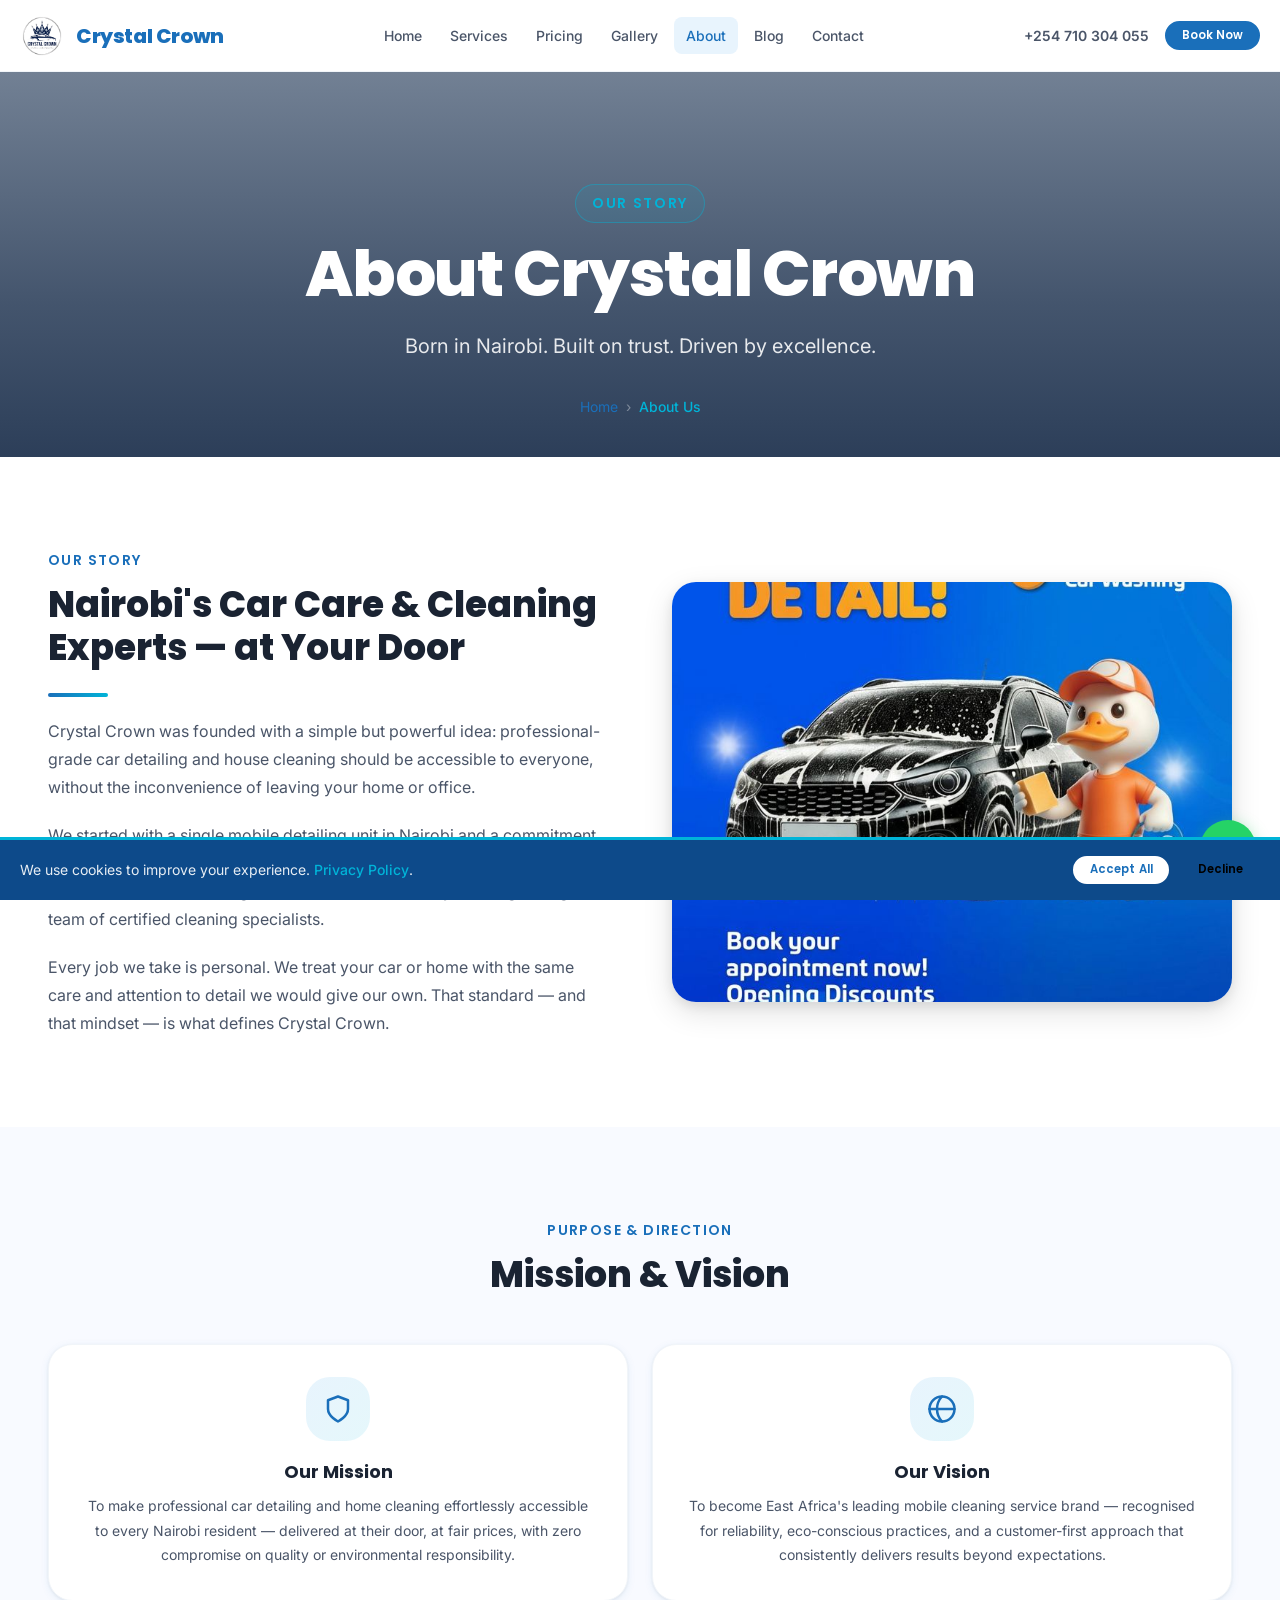
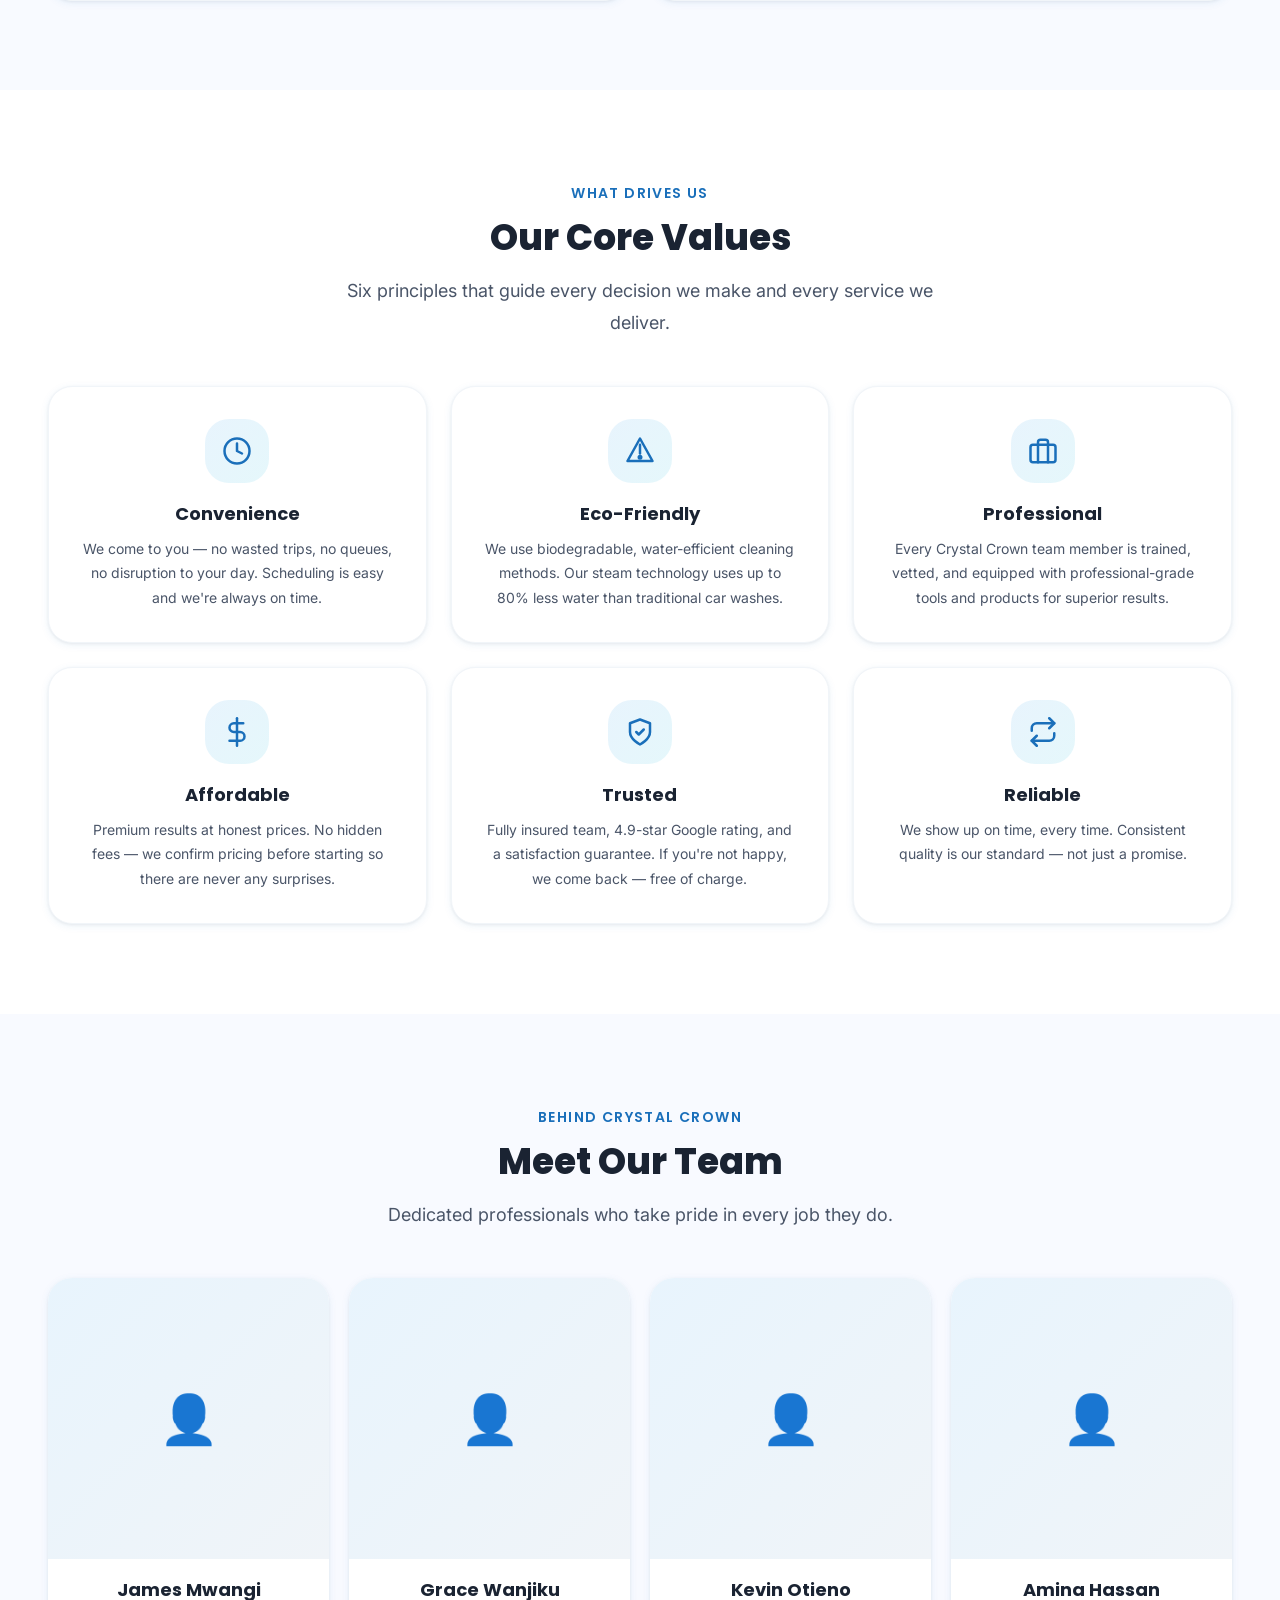
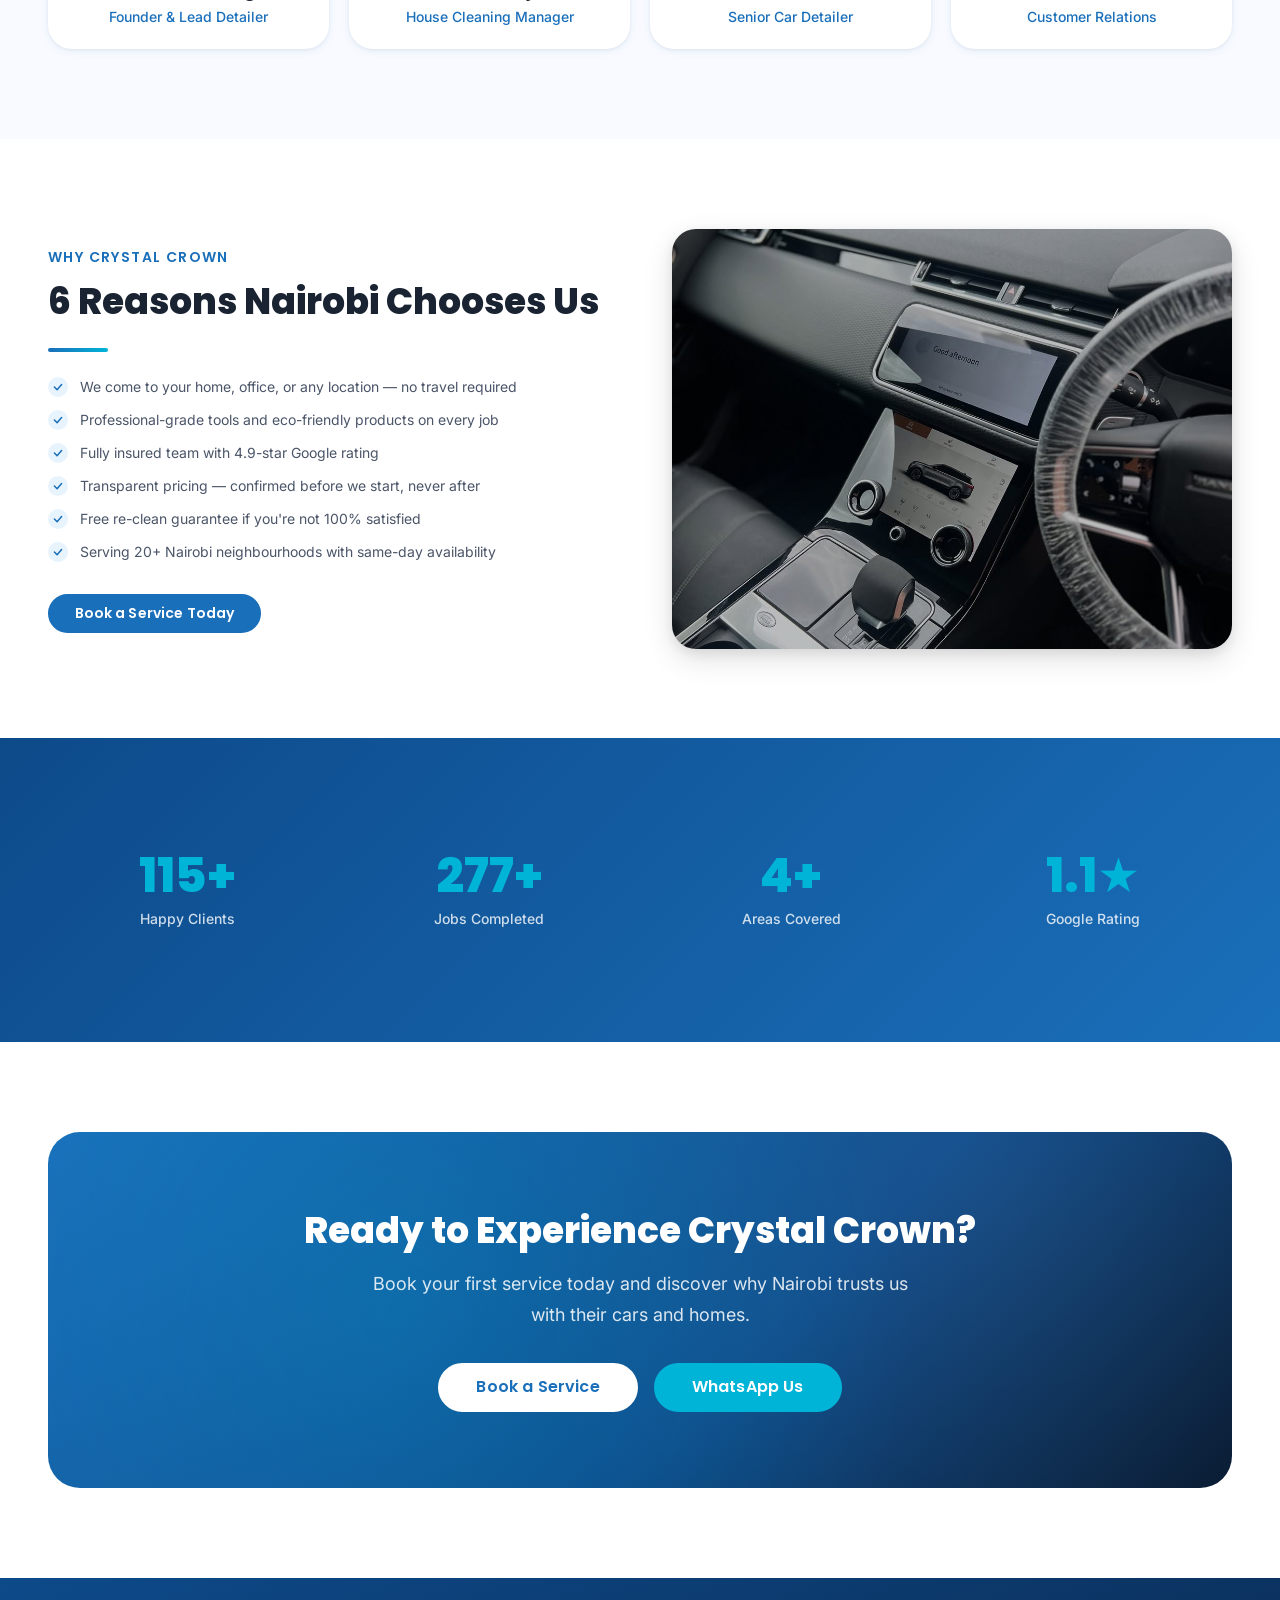
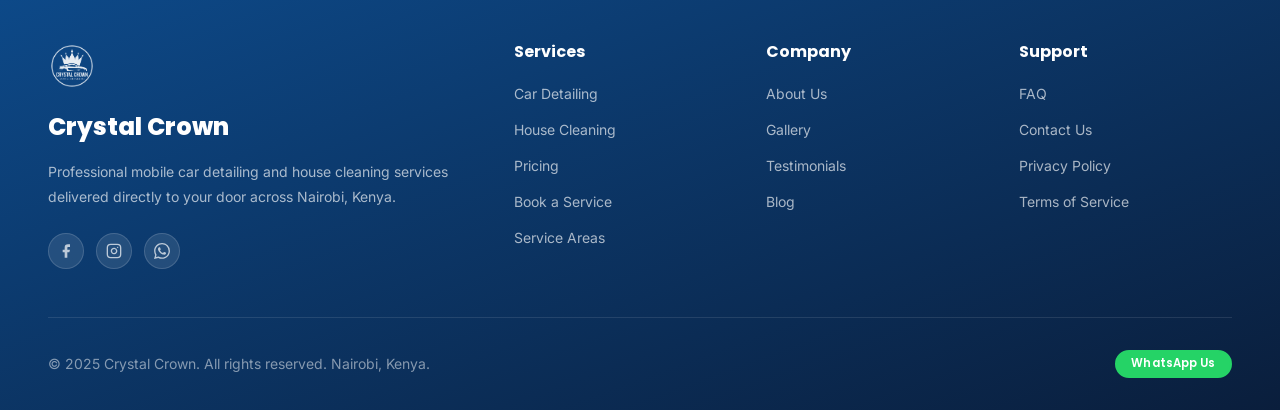
<file: about.html>
<!DOCTYPE html>
<html lang="en">
<head>
  <meta charset="UTF-8">
  <meta name="viewport" content="width=device-width, initial-scale=1.0">
  <meta name="description" content="Learn about Crystal Crown — Nairobi's trusted mobile car detailing and house cleaning company. Our mission, team, and commitment to eco-friendly service.">
  <meta property="og:title" content="About Us | Crystal Crown">
  <meta property="og:description" content="Nairobi's trusted mobile car detailing and house cleaning company. Meet our team and learn our story.">
  <meta property="og:type" content="website">
  <meta property="og:image" content="Assets/logo2.png">
  <link rel="icon" type="image/png" href="Assets/logo2.png">
  <link rel="preconnect" href="https://fonts.googleapis.com">
  <link rel="preconnect" href="https://fonts.gstatic.com" crossorigin>
  <link href="https://fonts.googleapis.com/css2?family=Inter:wght@400;500;600;700&family=Poppins:wght@600;700;800&display=swap" rel="stylesheet">
  <link rel="stylesheet" href="globals.css">
  <script src="globals.js" defer></script>
  <title>About Us | Crystal Crown — Mobile Detailing & House Cleaning Nairobi</title>
</head>
<body>

<header class="header" role="banner">
  <nav class="nav" aria-label="Main navigation">
    <div class="nav__container">
      <a href="index.html" class="nav__logo">
        <img src="Assets/logo2.png" alt="Crystal Crown" class="nav__logo-img">
        <span class="nav__logo-text">Crystal Crown</span>
      </a>
      <ul class="nav__links" role="list">
        <li><a href="index.html" class="nav__link">Home</a></li>
        <li><a href="services.html" class="nav__link">Services</a></li>
        <li><a href="pricing.html" class="nav__link">Pricing</a></li>
        <li><a href="gallery.html" class="nav__link">Gallery</a></li>
        <li><a href="about.html" class="nav__link">About</a></li>
        <li><a href="blog.html" class="nav__link">Blog</a></li>
        <li><a href="contact.html" class="nav__link">Contact</a></li>
      </ul>
      <div class="nav__actions">
        <a href="tel:+254710304055" class="nav__phone" aria-label="Call us">+254 710 304 055</a>
        <a href="booking.html" class="btn btn--primary btn--sm">Book Now</a>
        <button class="nav__toggle" aria-label="Open navigation menu" aria-expanded="false" aria-controls="nav-mobile-panel">
          <span class="nav__toggle-bar"></span>
          <span class="nav__toggle-bar"></span>
          <span class="nav__toggle-bar"></span>
        </button>
      </div>
    </div>
    <div class="nav__mobile-panel" id="nav-mobile-panel" role="dialog" aria-label="Mobile navigation">
      <a href="index.html" class="nav__mobile-link">Home</a>
      <a href="services.html" class="nav__mobile-link">Services</a>
      <a href="pricing.html" class="nav__mobile-link">Pricing</a>
      <a href="gallery.html" class="nav__mobile-link">Gallery</a>
      <a href="about.html" class="nav__mobile-link">About</a>
      <a href="blog.html" class="nav__mobile-link">Blog</a>
      <a href="contact.html" class="nav__mobile-link">Contact</a>
      <div class="nav__mobile-cta"><a href="booking.html" class="btn btn--primary">Book a Service</a></div>
    </div>
    <div class="nav__backdrop" aria-hidden="true"></div>
  </nav>
</header>

<main>

  <!-- HERO -->
  <section class="hero hero--short hero--image" aria-label="About page hero">
    <div class="hero__overlay"></div>
    <div class="hero__content">
      <span class="hero__eyebrow">Our Story</span>
      <h1 class="hero__title">About Crystal Crown</h1>
      <p class="hero__subtitle">Born in Nairobi. Built on trust. Driven by excellence.</p>
      <nav aria-label="Breadcrumb">
        <ol class="breadcrumb" role="list">
          <li class="breadcrumb__item"><a href="index.html">Home</a></li>
          <li class="breadcrumb__sep" aria-hidden="true">›</li>
          <li class="breadcrumb__item breadcrumb__item--current" aria-current="page">About Us</li>
        </ol>
      </nav>
    </div>
  </section>

  <!-- OUR STORY -->
  <section class="section section--surface">
    <div class="container">
      <div class="grid-2 reveal" style="gap: 4rem; align-items: center;">
        <div>
          <span class="section__eyebrow">Our Story</span>
          <h2 class="section__title" style="text-align: left; margin-bottom: 1.5rem;">Nairobi's Car Care & Cleaning Experts — at Your Door</h2>
          <div class="divider divider--left"></div>
          <p style="color: var(--color-text-secondary); line-height: 1.75; margin-bottom: 1.25rem;">
            Crystal Crown was founded with a simple but powerful idea: professional-grade car detailing and house cleaning should be accessible to everyone, without the inconvenience of leaving your home or office.
          </p>
          <p style="color: var(--color-text-secondary); line-height: 1.75; margin-bottom: 1.25rem;">
            We started with a single mobile detailing unit in Nairobi and a commitment to using only eco-friendly, professional-grade products. Today, Crystal Crown serves over 20 neighbourhoods across the city, with a growing team of certified cleaning specialists.
          </p>
          <p style="color: var(--color-text-secondary); line-height: 1.75;">
            Every job we take is personal. We treat your car or home with the same care and attention to detail we would give our own. That standard — and that mindset — is what defines Crystal Crown.
          </p>
        </div>
        <div>
          <img src="Assets/introducing.jpg" alt="Crystal Crown team at work in Nairobi" class="gallery-item__img" loading="lazy" style="border-radius: var(--radius-2xl); width: 100%; aspect-ratio: 4/3; object-fit: cover; box-shadow: var(--shadow-lg);">
        </div>
      </div>
    </div>
  </section>

  <!-- MISSION & VISION -->
  <section class="section section--surface-2">
    <div class="container">
      <div class="section__header reveal">
        <span class="section__eyebrow">Purpose & Direction</span>
        <h2 class="section__title">Mission &amp; Vision</h2>
      </div>
      <div class="grid-2 reveal">
        <div class="benefit-card">
          <div class="benefit-card__icon" aria-hidden="true">
            <svg viewBox="0 0 24 24" fill="none" stroke="currentColor" stroke-width="2" stroke-linecap="round" stroke-linejoin="round"><path d="M12 22s8-4 8-10V5l-8-3-8 3v7c0 6 8 10 8 10z"/></svg>
          </div>
          <h3 class="benefit-card__title">Our Mission</h3>
          <p class="benefit-card__desc">To make professional car detailing and home cleaning effortlessly accessible to every Nairobi resident — delivered at their door, at fair prices, with zero compromise on quality or environmental responsibility.</p>
        </div>
        <div class="benefit-card">
          <div class="benefit-card__icon" aria-hidden="true">
            <svg viewBox="0 0 24 24" fill="none" stroke="currentColor" stroke-width="2" stroke-linecap="round" stroke-linejoin="round"><circle cx="12" cy="12" r="10"/><path d="M12 2a14.5 14.5 0 000 20M2 12h20"/></svg>
          </div>
          <h3 class="benefit-card__title">Our Vision</h3>
          <p class="benefit-card__desc">To become East Africa's leading mobile cleaning service brand — recognised for reliability, eco-conscious practices, and a customer-first approach that consistently delivers results beyond expectations.</p>
        </div>
      </div>
    </div>
  </section>

  <!-- OUR VALUES -->
  <section class="section section--surface">
    <div class="container">
      <div class="section__header reveal">
        <span class="section__eyebrow">What Drives Us</span>
        <h2 class="section__title">Our Core Values</h2>
        <p class="section__subtitle">Six principles that guide every decision we make and every service we deliver.</p>
      </div>
      <div class="grid-auto reveal">
        <div class="benefit-card">
          <div class="benefit-card__icon" aria-hidden="true">
            <svg viewBox="0 0 24 24" fill="none" stroke="currentColor" stroke-width="2" stroke-linecap="round" stroke-linejoin="round"><circle cx="12" cy="12" r="10"/><polyline points="12 6 12 12 16 14"/></svg>
          </div>
          <h3 class="benefit-card__title">Convenience</h3>
          <p class="benefit-card__desc">We come to you — no wasted trips, no queues, no disruption to your day. Scheduling is easy and we're always on time.</p>
        </div>
        <div class="benefit-card">
          <div class="benefit-card__icon" aria-hidden="true">
            <svg viewBox="0 0 24 24" fill="none" stroke="currentColor" stroke-width="2" stroke-linecap="round" stroke-linejoin="round"><path d="M2 20l10-18 10 18H2z"/><path d="M12 7v7"/><circle cx="12" cy="17" r="1" fill="currentColor"/></svg>
          </div>
          <h3 class="benefit-card__title">Eco-Friendly</h3>
          <p class="benefit-card__desc">We use biodegradable, water-efficient cleaning methods. Our steam technology uses up to 80% less water than traditional car washes.</p>
        </div>
        <div class="benefit-card">
          <div class="benefit-card__icon" aria-hidden="true">
            <svg viewBox="0 0 24 24" fill="none" stroke="currentColor" stroke-width="2" stroke-linecap="round" stroke-linejoin="round"><rect x="2" y="7" width="20" height="14" rx="2"/><path d="M16 21V5a2 2 0 00-2-2h-4a2 2 0 00-2 2v16"/></svg>
          </div>
          <h3 class="benefit-card__title">Professional</h3>
          <p class="benefit-card__desc">Every Crystal Crown team member is trained, vetted, and equipped with professional-grade tools and products for superior results.</p>
        </div>
        <div class="benefit-card">
          <div class="benefit-card__icon" aria-hidden="true">
            <svg viewBox="0 0 24 24" fill="none" stroke="currentColor" stroke-width="2" stroke-linecap="round" stroke-linejoin="round"><line x1="12" y1="1" x2="12" y2="23"/><path d="M17 5H9.5a3.5 3.5 0 000 7h5a3.5 3.5 0 010 7H6"/></svg>
          </div>
          <h3 class="benefit-card__title">Affordable</h3>
          <p class="benefit-card__desc">Premium results at honest prices. No hidden fees — we confirm pricing before starting so there are never any surprises.</p>
        </div>
        <div class="benefit-card">
          <div class="benefit-card__icon" aria-hidden="true">
            <svg viewBox="0 0 24 24" fill="none" stroke="currentColor" stroke-width="2" stroke-linecap="round" stroke-linejoin="round"><path d="M12 22s8-4 8-10V5l-8-3-8 3v7c0 6 8 10 8 10z"/><polyline points="9 12 11 14 15 10"/></svg>
          </div>
          <h3 class="benefit-card__title">Trusted</h3>
          <p class="benefit-card__desc">Fully insured team, 4.9-star Google rating, and a satisfaction guarantee. If you're not happy, we come back — free of charge.</p>
        </div>
        <div class="benefit-card">
          <div class="benefit-card__icon" aria-hidden="true">
            <svg viewBox="0 0 24 24" fill="none" stroke="currentColor" stroke-width="2" stroke-linecap="round" stroke-linejoin="round"><polyline points="17 1 21 5 17 9"/><path d="M3 11V9a4 4 0 014-4h14"/><polyline points="7 23 3 19 7 15"/><path d="M21 13v2a4 4 0 01-4 4H3"/></svg>
          </div>
          <h3 class="benefit-card__title">Reliable</h3>
          <p class="benefit-card__desc">We show up on time, every time. Consistent quality is our standard — not just a promise.</p>
        </div>
      </div>
    </div>
  </section>

  <!-- MEET THE TEAM -->
  <section class="section section--surface-2">
    <div class="container">
      <div class="section__header reveal">
        <span class="section__eyebrow">Behind Crystal Crown</span>
        <h2 class="section__title">Meet Our Team</h2>
        <p class="section__subtitle">Dedicated professionals who take pride in every job they do.</p>
      </div>
      <div class="grid-4 reveal">
        <article class="team-card">
          <div class="team-card__img-wrapper">
            <div class="team-card__img" style="background: linear-gradient(135deg, var(--color-primary-xlight), var(--color-surface-3)); display: grid; place-items: center; font-size: 3rem; height: 100%;" role="img" aria-label="James Mwangi avatar">
              👤
            </div>
          </div>
          <div class="team-card__info">
            <h3 class="team-card__name">James Mwangi</h3>
            <p class="team-card__role">Founder &amp; Lead Detailer</p>
          </div>
        </article>
        <article class="team-card">
          <div class="team-card__img-wrapper">
            <div class="team-card__img" style="background: linear-gradient(135deg, var(--color-primary-xlight), var(--color-surface-3)); display: grid; place-items: center; font-size: 3rem; height: 100%;" role="img" aria-label="Grace Wanjiku avatar">
              👤
            </div>
          </div>
          <div class="team-card__info">
            <h3 class="team-card__name">Grace Wanjiku</h3>
            <p class="team-card__role">House Cleaning Manager</p>
          </div>
        </article>
        <article class="team-card">
          <div class="team-card__img-wrapper">
            <div class="team-card__img" style="background: linear-gradient(135deg, var(--color-primary-xlight), var(--color-surface-3)); display: grid; place-items: center; font-size: 3rem; height: 100%;" role="img" aria-label="Kevin Otieno avatar">
              👤
            </div>
          </div>
          <div class="team-card__info">
            <h3 class="team-card__name">Kevin Otieno</h3>
            <p class="team-card__role">Senior Car Detailer</p>
          </div>
        </article>
        <article class="team-card">
          <div class="team-card__img-wrapper">
            <div class="team-card__img" style="background: linear-gradient(135deg, var(--color-primary-xlight), var(--color-surface-3)); display: grid; place-items: center; font-size: 3rem; height: 100%;" role="img" aria-label="Amina Hassan avatar">
              👤
            </div>
          </div>
          <div class="team-card__info">
            <h3 class="team-card__name">Amina Hassan</h3>
            <p class="team-card__role">Customer Relations</p>
          </div>
        </article>
      </div>
    </div>
  </section>

  <!-- WHY CHOOSE US -->
  <section class="section section--surface">
    <div class="container">
      <div class="grid-2 reveal" style="gap: 4rem; align-items: center;">
        <div>
          <span class="section__eyebrow">Why Crystal Crown</span>
          <h2 style="font-size: var(--text-4xl); font-weight: var(--font-weight-extrabold); margin-bottom: 1.5rem; text-align: left;">6 Reasons Nairobi Chooses Us</h2>
          <div class="divider divider--left"></div>
          <ul class="check-list" style="margin-top: 1.5rem;">
            <li>We come to your home, office, or any location — no travel required</li>
            <li>Professional-grade tools and eco-friendly products on every job</li>
            <li>Fully insured team with 4.9-star Google rating</li>
            <li>Transparent pricing — confirmed before we start, never after</li>
            <li>Free re-clean guarantee if you're not 100% satisfied</li>
            <li>Serving 20+ Nairobi neighbourhoods with same-day availability</li>
          </ul>
          <a href="booking.html" class="btn btn--primary" style="margin-top: 2rem;">Book a Service Today</a>
        </div>
        <div>
          <img src="Assets/car2.jpg" alt="Crystal Crown professional car detailing result" loading="lazy" style="border-radius: var(--radius-2xl); width: 100%; aspect-ratio: 4/3; object-fit: cover; box-shadow: var(--shadow-lg);">
        </div>
      </div>
    </div>
  </section>

  <!-- STATS -->
  <section class="section section--primary-dark">
    <div class="container">
      <div class="stats-row reveal">
        <div class="stat-item">
          <div class="stat-item__number" data-target="500" data-suffix="+">500+</div>
          <div class="stat-item__label">Happy Clients</div>
        </div>
        <div class="stat-item">
          <div class="stat-item__number" data-target="1200" data-suffix="+">1,200+</div>
          <div class="stat-item__label">Jobs Completed</div>
        </div>
        <div class="stat-item">
          <div class="stat-item__number" data-target="20" data-suffix="+">20+</div>
          <div class="stat-item__label">Areas Covered</div>
        </div>
        <div class="stat-item">
          <div class="stat-item__number" data-target="4.9" data-suffix="★">4.9★</div>
          <div class="stat-item__label">Google Rating</div>
        </div>
      </div>
    </div>
  </section>

  <!-- CTA BANNER -->
  <section class="section section--surface">
    <div class="container">
      <div class="cta-banner reveal">
        <div class="cta-banner__content">
          <h2 class="cta-banner__title">Ready to Experience Crystal Crown?</h2>
          <p class="cta-banner__subtitle">Book your first service today and discover why Nairobi trusts us with their cars and homes.</p>
          <div class="cta-banner__actions">
            <a href="booking.html" class="btn btn--white btn--lg">Book a Service</a>
            <a href="https://wa.me/254710304055?text=Hello%20Crystal%20Crown!" class="btn btn--accent btn--lg" target="_blank" rel="noopener noreferrer">WhatsApp Us</a>
          </div>
        </div>
      </div>
    </div>
  </section>

</main>

<footer class="footer" role="contentinfo">
  <div class="container">
    <div class="footer__grid">
      <div class="footer__brand">
        <img src="Assets/logo2.png" alt="Crystal Crown" class="footer__logo" loading="lazy">
        <p class="footer__brand-name">Crystal Crown</p>
        <p class="footer__tagline">Professional mobile car detailing and house cleaning services delivered directly to your door across Nairobi, Kenya.</p>
        <div class="footer__social">
          <a href="#" class="footer__social-link" aria-label="Facebook" target="_blank" rel="noopener noreferrer"><svg viewBox="0 0 24 24" fill="currentColor" aria-hidden="true"><path d="M18 2h-3a5 5 0 00-5 5v3H7v4h3v8h4v-8h3l1-4h-4V7a1 1 0 011-1h3z"/></svg></a>
          <a href="#" class="footer__social-link" aria-label="Instagram" target="_blank" rel="noopener noreferrer"><svg viewBox="0 0 24 24" fill="none" stroke="currentColor" stroke-width="2" stroke-linecap="round" stroke-linejoin="round" aria-hidden="true"><rect x="2" y="2" width="20" height="20" rx="5" ry="5"/><path d="M16 11.37A4 4 0 1112.63 8 4 4 0 0116 11.37z"/><line x1="17.5" y1="6.5" x2="17.51" y2="6.5"/></svg></a>
          <a href="https://wa.me/254710304055" class="footer__social-link" aria-label="WhatsApp" target="_blank" rel="noopener noreferrer"><svg viewBox="0 0 24 24" fill="currentColor" aria-hidden="true"><path d="M17.472 14.382c-.297-.149-1.758-.867-2.03-.967-.273-.099-.471-.148-.67.15-.197.297-.767.966-.94 1.164-.173.199-.347.223-.644.075-.297-.15-1.255-.463-2.39-1.475-.883-.788-1.48-1.761-1.653-2.059-.173-.297-.018-.458.13-.606.134-.133.298-.347.446-.52.149-.174.198-.298.298-.497.099-.198.05-.371-.025-.52-.075-.149-.669-1.612-.916-2.207-.242-.579-.487-.5-.669-.51-.173-.008-.371-.01-.57-.01-.198 0-.52.074-.792.372-.272.297-1.04 1.016-1.04 2.479 0 1.462 1.065 2.875 1.213 3.074.149.198 2.096 3.2 5.077 4.487.709.306 1.262.489 1.694.625.712.227 1.36.195 1.871.118.571-.085 1.758-.719 2.006-1.413.248-.694.248-1.289.173-1.413-.074-.124-.272-.198-.57-.347zm-5.421 7.403h-.004a9.87 9.87 0 01-5.031-1.378l-.361-.214-3.741.981.998-3.648-.235-.374a9.86 9.86 0 01-1.51-5.26c.001-5.45 4.436-9.884 9.888-9.884 2.64 0 5.122 1.03 6.988 2.898a9.825 9.825 0 012.893 6.994c-.003 5.45-4.437 9.884-9.885 9.884zm8.413-18.297A11.815 11.815 0 0012.05 0C5.495 0 .16 5.335.157 11.892c0 2.096.547 4.142 1.588 5.945L.057 24l6.305-1.654a11.882 11.882 0 005.683 1.448h.005c6.554 0 11.89-5.335 11.893-11.893a11.821 11.821 0 00-3.48-8.413z"/></svg></a>
        </div>
      </div>
      <div><h3 class="footer__col-title">Services</h3><ul class="footer__col-links" role="list"><li><a href="services.html" class="footer__col-link">Car Detailing</a></li><li><a href="services.html#house-cleaning" class="footer__col-link">House Cleaning</a></li><li><a href="pricing.html" class="footer__col-link">Pricing</a></li><li><a href="booking.html" class="footer__col-link">Book a Service</a></li><li><a href="service-areas.html" class="footer__col-link">Service Areas</a></li></ul></div>
      <div><h3 class="footer__col-title">Company</h3><ul class="footer__col-links" role="list"><li><a href="about.html" class="footer__col-link">About Us</a></li><li><a href="gallery.html" class="footer__col-link">Gallery</a></li><li><a href="testimonials.html" class="footer__col-link">Testimonials</a></li><li><a href="blog.html" class="footer__col-link">Blog</a></li></ul></div>
      <div><h3 class="footer__col-title">Support</h3><ul class="footer__col-links" role="list"><li><a href="faq.html" class="footer__col-link">FAQ</a></li><li><a href="contact.html" class="footer__col-link">Contact Us</a></li><li><a href="privacy-policy.html" class="footer__col-link">Privacy Policy</a></li><li><a href="terms-of-service.html" class="footer__col-link">Terms of Service</a></li></ul></div>
    </div>
    <div class="footer__bottom">
      <p class="footer__copyright">© 2025 Crystal Crown. All rights reserved. Nairobi, Kenya.</p>
      <a href="https://wa.me/254710304055" class="btn btn--whatsapp btn--sm" target="_blank" rel="noopener noreferrer">WhatsApp Us</a>
    </div>
  </div>
</footer>

<div class="whatsapp-widget" aria-label="WhatsApp chat widget">
  <div class="whatsapp-widget__bubble" aria-live="polite"><strong>Need a quote?</strong><br>Chat with us on WhatsApp!</div>
  <button class="whatsapp-widget__toggle" aria-label="Toggle WhatsApp chat" aria-expanded="false">
    <a href="https://wa.me/254710304055?text=Hello%20Crystal%20Crown!" target="_blank" rel="noopener noreferrer" class="whatsapp-widget__btn" aria-label="Open WhatsApp">
      <svg class="whatsapp-widget__icon" viewBox="0 0 24 24" aria-hidden="true" fill="white"><path d="M17.472 14.382c-.297-.149-1.758-.867-2.03-.967-.273-.099-.471-.148-.67.15-.197.297-.767.966-.94 1.164-.173.199-.347.223-.644.075-.297-.15-1.255-.463-2.39-1.475-.883-.788-1.48-1.761-1.653-2.059-.173-.297-.018-.458.13-.606.134-.133.298-.347.446-.52.149-.174.198-.298.298-.497.099-.198.05-.371-.025-.52-.075-.149-.669-1.612-.916-2.207-.242-.579-.487-.5-.669-.51-.173-.008-.371-.01-.57-.01-.198 0-.52.074-.792.372-.272.297-1.04 1.016-1.04 2.479 0 1.462 1.065 2.875 1.213 3.074.149.198 2.096 3.2 5.077 4.487.709.306 1.262.489 1.694.625.712.227 1.36.195 1.871.118.571-.085 1.758-.719 2.006-1.413.248-.694.248-1.289.173-1.413-.074-.124-.272-.198-.57-.347z"/></svg>
    </a>
  </button>
</div>
<button class="back-to-top" aria-label="Scroll back to top"><svg viewBox="0 0 24 24" fill="none" stroke="currentColor" stroke-width="2" stroke-linecap="round" stroke-linejoin="round" aria-hidden="true"><path d="M18 15l-6-6-6 6"/></svg></button>
<div class="cookie-banner" role="dialog" aria-label="Cookie consent" aria-live="polite">
  <p class="cookie-banner__text">We use cookies to improve your experience. <a href="privacy-policy.html">Privacy Policy</a>.</p>
  <div class="cookie-banner__actions">
    <button class="btn btn--white btn--sm cookie-banner__accept">Accept All</button>
    <button class="btn btn--sm cookie-banner__decline">Decline</button>
  </div>
</div>

</body>
</html>
</file>
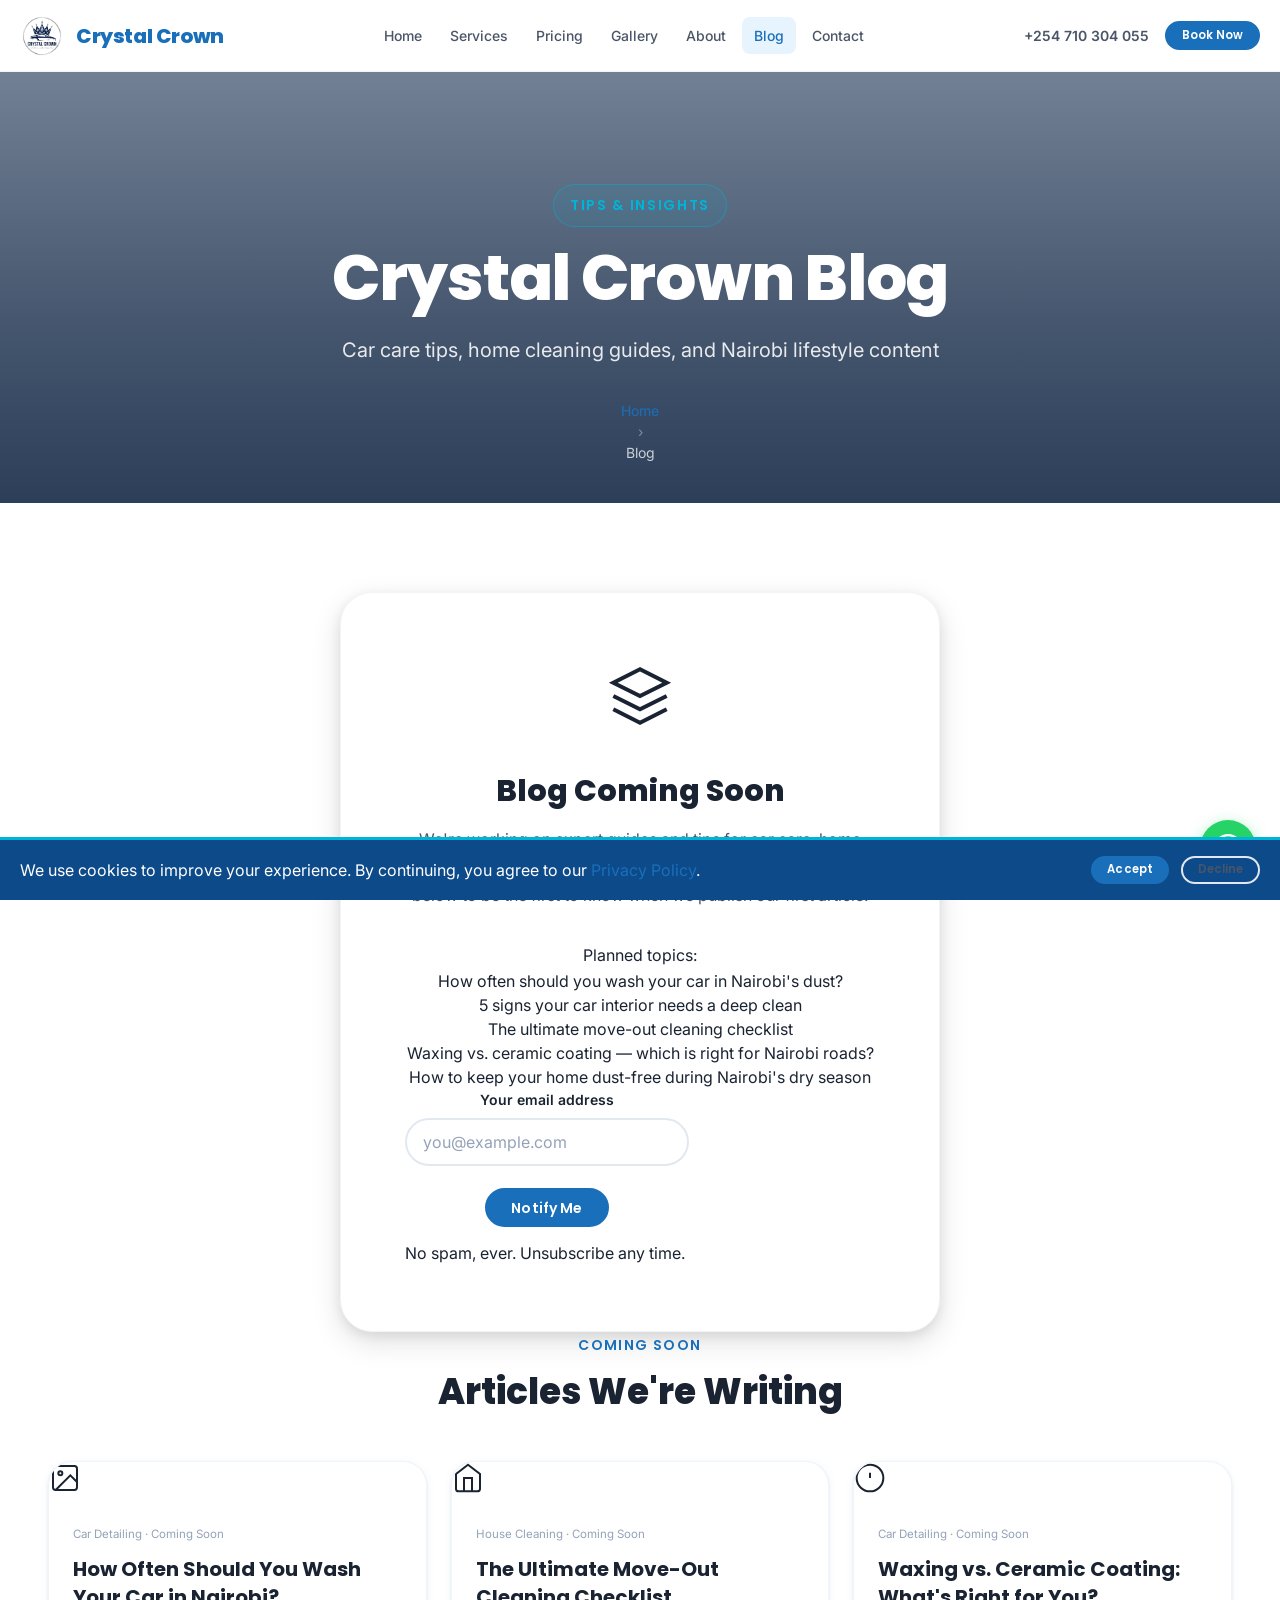
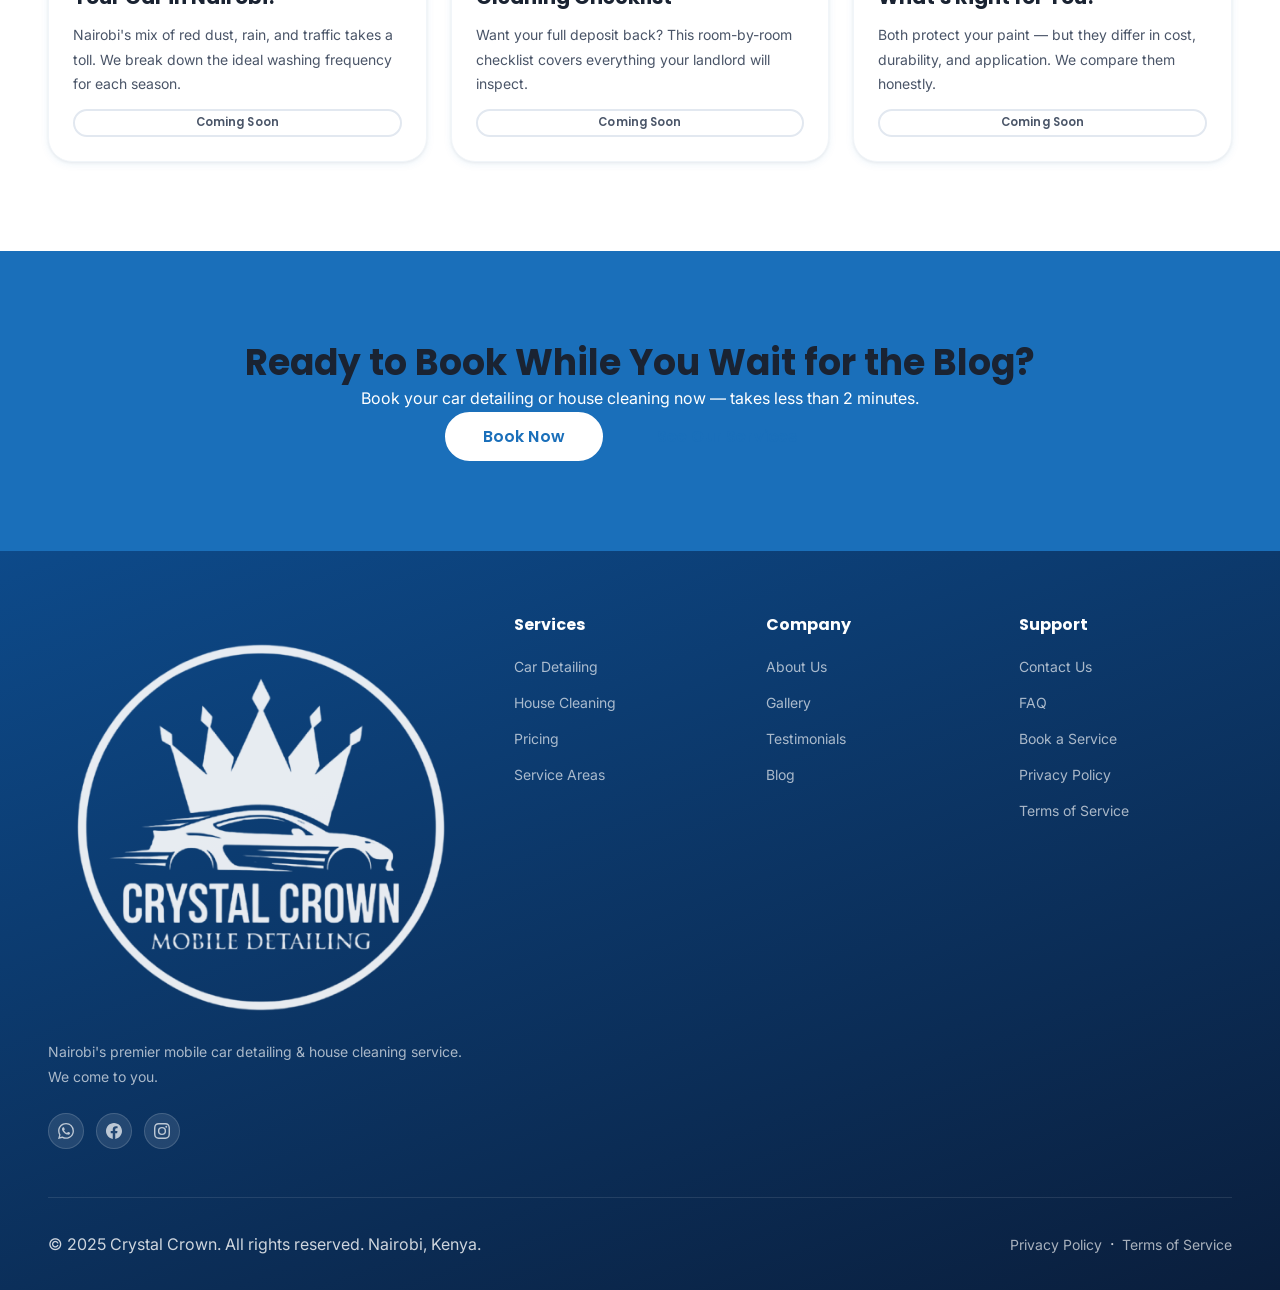
<file: blog.html>
<!DOCTYPE html>
<html lang="en">
<head>
  <meta charset="UTF-8">
  <meta name="viewport" content="width=device-width, initial-scale=1.0">
  <meta name="description" content="The Crystal Crown blog — tips on car care, home cleaning, and maintaining your property in Nairobi. Coming soon.">
  <meta property="og:title" content="Blog | Crystal Crown Nairobi">
  <meta property="og:description" content="Car care and home cleaning tips from Nairobi's mobile detailing experts. Blog coming soon.">
  <meta property="og:type" content="website">
  <title>Blog | Crystal Crown</title>
  <link rel="stylesheet" href="globals.css">
  <script src="globals.js" defer></script>
</head>
<body>

<header class="header" role="banner">
  <nav class="nav" aria-label="Main navigation">
    <div class="nav__container">
      <a href="index.html" class="nav__logo">
        <img src="Assets/logo2.png" alt="Crystal Crown" class="nav__logo-img">
        <span class="nav__logo-text">Crystal Crown</span>
      </a>
      <ul class="nav__links" role="list">
        <li><a href="index.html" class="nav__link">Home</a></li>
        <li><a href="services.html" class="nav__link">Services</a></li>
        <li><a href="pricing.html" class="nav__link">Pricing</a></li>
        <li><a href="gallery.html" class="nav__link">Gallery</a></li>
        <li><a href="about.html" class="nav__link">About</a></li>
        <li><a href="blog.html" class="nav__link">Blog</a></li>
        <li><a href="contact.html" class="nav__link">Contact</a></li>
      </ul>
      <div class="nav__actions">
        <a href="tel:+254710304055" class="nav__phone" aria-label="Call Crystal Crown">+254 710 304 055</a>
        <a href="booking.html" class="btn btn--primary btn--sm">Book Now</a>
        <button class="nav__toggle" aria-label="Open navigation menu" aria-expanded="false" aria-controls="nav-mobile-panel">
          <span class="nav__toggle-bar"></span>
          <span class="nav__toggle-bar"></span>
          <span class="nav__toggle-bar"></span>
        </button>
      </div>
    </div>
    <div class="nav__mobile-panel" id="nav-mobile-panel" role="dialog" aria-label="Mobile navigation">
      <a href="index.html" class="nav__mobile-link">Home</a>
      <a href="services.html" class="nav__mobile-link">Services</a>
      <a href="pricing.html" class="nav__mobile-link">Pricing</a>
      <a href="gallery.html" class="nav__mobile-link">Gallery</a>
      <a href="about.html" class="nav__mobile-link">About</a>
      <a href="blog.html" class="nav__mobile-link">Blog</a>
      <a href="contact.html" class="nav__mobile-link">Contact</a>
      <div class="nav__mobile-cta"><a href="booking.html" class="btn btn--primary">Book a Service</a></div>
    </div>
    <div class="nav__backdrop" aria-hidden="true"></div>
  </nav>
</header>

  <!-- ═══ HERO ═══ -->
  <section class="hero hero--short hero--image">
    <div class="hero__overlay"></div>
    <div class="hero__content container">
      <p class="hero__eyebrow">Tips &amp; Insights</p>
      <h1 class="hero__title">Crystal Crown Blog</h1>
      <p class="hero__subtitle">Car care tips, home cleaning guides, and Nairobi lifestyle content</p>
      <nav aria-label="Breadcrumb" class="breadcrumb">
        <ol class="breadcrumb__list" role="list">
          <li><a href="index.html" class="breadcrumb__link">Home</a></li>
          <li aria-hidden="true" class="breadcrumb__sep">›</li>
          <li aria-current="page" class="breadcrumb__current">Blog</li>
        </ol>
      </nav>
    </div>
  </section>

  <main id="main-content">
    <section class="section section--surface">
      <div class="container">

        <!-- Coming Soon Card -->
        <div class="blog-coming-soon reveal">
          <div class="blog-coming-soon__icon" aria-hidden="true">
            <svg width="64" height="64" viewBox="0 0 24 24" fill="none" stroke="currentColor" stroke-width="1.5"><path d="M12 2L2 7l10 5 10-5-10-5z"/><path d="M2 17l10 5 10-5"/><path d="M2 12l10 5 10-5"/></svg>
          </div>
          <h2 class="blog-coming-soon__title">Blog Coming Soon</h2>
          <p class="blog-coming-soon__text">
            We're working on expert guides and tips for car care, home cleaning, and making the most out of life in Nairobi. Subscribe below to be the first to know when we publish our first article.
          </p>

          <div class="blog-coming-soon__topics">
            <p class="blog-coming-soon__topics-label">Planned topics:</p>
            <ul class="blog-coming-soon__topics-list" role="list">
              <li>How often should you wash your car in Nairobi's dust?</li>
              <li>5 signs your car interior needs a deep clean</li>
              <li>The ultimate move-out cleaning checklist</li>
              <li>Waxing vs. ceramic coating — which is right for Nairobi roads?</li>
              <li>How to keep your home dust-free during Nairobi's dry season</li>
            </ul>
          </div>

          <form class="form notify-form" id="notify-form" novalidate>
            <div class="notify-form__input-row">
              <div class="form-group">
                <label for="notify-email" class="form-label">Your email address</label>
                <input type="email" id="notify-email" name="email" class="form-input" placeholder="you@example.com" autocomplete="email" required>
                <span class="form-error" id="notify-email-error" role="alert"></span>
              </div>
              <button type="submit" class="btn btn--primary">Notify Me</button>
            </div>
            <p class="notify-form__disclaimer">No spam, ever. Unsubscribe any time.</p>
          </form>
        </div>

        <!-- Preview Cards (teaser) -->
        <div class="section__header text-center reveal">
          <p class="section__eyebrow">Coming Soon</p>
          <h2 class="section__title">Articles We're Writing</h2>
        </div>

        <div class="grid-3 reveal">

          <article class="blog-card blog-card--preview" aria-label="Coming soon article preview">
            <div class="blog-card__img-placeholder" aria-hidden="true">
              <svg width="32" height="32" viewBox="0 0 24 24" fill="none" stroke="currentColor" stroke-width="1.5"><rect x="3" y="3" width="18" height="18" rx="2"/><circle cx="8.5" cy="8.5" r="1.5"/><polyline points="21 15 16 10 5 21"/></svg>
            </div>
            <div class="blog-card__body">
              <p class="blog-card__meta">Car Detailing · Coming Soon</p>
              <h3 class="blog-card__title">How Often Should You Wash Your Car in Nairobi?</h3>
              <p class="blog-card__excerpt">Nairobi's mix of red dust, rain, and traffic takes a toll. We break down the ideal washing frequency for each season.</p>
              <span class="btn btn--ghost btn--sm">Coming Soon</span>
            </div>
          </article>

          <article class="blog-card blog-card--preview" aria-label="Coming soon article preview">
            <div class="blog-card__img-placeholder" aria-hidden="true">
              <svg width="32" height="32" viewBox="0 0 24 24" fill="none" stroke="currentColor" stroke-width="1.5"><path d="M3 9l9-7 9 7v11a2 2 0 01-2 2H5a2 2 0 01-2-2z"/><polyline points="9 22 9 12 15 12 15 22"/></svg>
            </div>
            <div class="blog-card__body">
              <p class="blog-card__meta">House Cleaning · Coming Soon</p>
              <h3 class="blog-card__title">The Ultimate Move-Out Cleaning Checklist</h3>
              <p class="blog-card__excerpt">Want your full deposit back? This room-by-room checklist covers everything your landlord will inspect.</p>
              <span class="btn btn--ghost btn--sm">Coming Soon</span>
            </div>
          </article>

          <article class="blog-card blog-card--preview" aria-label="Coming soon article preview">
            <div class="blog-card__img-placeholder" aria-hidden="true">
              <svg width="32" height="32" viewBox="0 0 24 24" fill="none" stroke="currentColor" stroke-width="1.5"><circle cx="12" cy="12" r="10"/><line x1="12" y1="8" x2="12" y2="12"/><line x1="12" y1="16" x2="12.01" y2="16"/></svg>
            </div>
            <div class="blog-card__body">
              <p class="blog-card__meta">Car Detailing · Coming Soon</p>
              <h3 class="blog-card__title">Waxing vs. Ceramic Coating: What's Right for You?</h3>
              <p class="blog-card__excerpt">Both protect your paint — but they differ in cost, durability, and application. We compare them honestly.</p>
              <span class="btn btn--ghost btn--sm">Coming Soon</span>
            </div>
          </article>

        </div>
      </div>
    </section>

    <!-- ═══ CTA BANNER ═══ -->
    <section class="section section--primary">
      <div class="container text-center">
        <h2 class="reveal">Ready to Book While You Wait for the Blog?</h2>
        <p class="reveal">Book your car detailing or house cleaning now — takes less than 2 minutes.</p>
        <div class="hero__actions reveal">
          <a href="booking.html" class="btn btn--white btn--lg">Book Now</a>
          <a href="services.html" class="btn btn--outline btn--lg">See Our Services</a>
        </div>
      </div>
    </section>

  </main>

  <!-- ═══ FOOTER ═══ -->
  <footer class="footer">
    <div class="container">
      <div class="footer__grid">
        <div class="footer__brand">
          <a href="index.html" class="footer__logo" aria-label="Crystal Crown home">
            <img src="Assets/logo2.png" alt="Crystal Crown logo" loading="lazy">
          </a>
          <p class="footer__tagline">Nairobi's premier mobile car detailing &amp; house cleaning service. We come to you.</p>
          <div class="footer__social">
            <a href="https://wa.me/254710304055" class="footer__social-link" aria-label="WhatsApp" target="_blank" rel="noopener noreferrer">
              <svg width="20" height="20" viewBox="0 0 24 24" fill="currentColor" aria-hidden="true"><path d="M17.472 14.382c-.297-.149-1.758-.867-2.03-.967-.273-.099-.471-.148-.67.15-.197.297-.767.966-.94 1.164-.173.199-.347.223-.644.075-.297-.15-1.255-.463-2.39-1.475-.883-.788-1.48-1.761-1.653-2.059-.173-.297-.018-.458.13-.606.134-.133.298-.347.446-.52.149-.174.198-.298.298-.497.099-.198.05-.371-.025-.52-.075-.149-.669-1.612-.916-2.207-.242-.579-.487-.5-.669-.51-.173-.008-.371-.01-.57-.01-.198 0-.52.074-.792.372-.272.297-1.04 1.016-1.04 2.479 0 1.462 1.065 2.875 1.213 3.074.149.198 2.096 3.2 5.077 4.487.709.306 1.262.489 1.694.625.712.227 1.36.195 1.871.118.571-.085 1.758-.719 2.006-1.413.248-.694.248-1.289.173-1.413-.074-.124-.272-.198-.57-.347m-5.421 7.403h-.004a9.87 9.87 0 01-5.031-1.378l-.361-.214-3.741.982.998-3.648-.235-.374a9.86 9.86 0 01-1.51-5.26c.001-5.45 4.436-9.884 9.888-9.884 2.64 0 5.122 1.03 6.988 2.898a9.825 9.825 0 012.893 6.994c-.003 5.45-4.437 9.884-9.885 9.884m8.413-18.297A11.815 11.815 0 0012.05 0C5.495 0 .16 5.335.157 11.892c0 2.096.547 4.142 1.588 5.945L.057 24l6.305-1.654a11.882 11.882 0 005.683 1.448h.005c6.554 0 11.89-5.335 11.893-11.893a11.821 11.821 0 00-3.48-8.413z"/></svg>
            </a>
            <a href="#" class="footer__social-link" aria-label="Facebook" target="_blank" rel="noopener noreferrer">
              <svg width="20" height="20" viewBox="0 0 24 24" fill="currentColor" aria-hidden="true"><path d="M24 12.073c0-6.627-5.373-12-12-12s-12 5.373-12 12c0 5.99 4.388 10.954 10.125 11.854v-8.385H7.078v-3.47h3.047V9.43c0-3.007 1.792-4.669 4.533-4.669 1.312 0 2.686.235 2.686.235v2.953H15.83c-1.491 0-1.956.925-1.956 1.874v2.25h3.328l-.532 3.47h-2.796v8.385C19.612 23.027 24 18.062 24 12.073z"/></svg>
            </a>
            <a href="#" class="footer__social-link" aria-label="Instagram" target="_blank" rel="noopener noreferrer">
              <svg width="20" height="20" viewBox="0 0 24 24" fill="currentColor" aria-hidden="true"><path d="M12 2.163c3.204 0 3.584.012 4.85.07 3.252.148 4.771 1.691 4.919 4.919.058 1.265.069 1.645.069 4.849 0 3.205-.012 3.584-.069 4.849-.149 3.225-1.664 4.771-4.919 4.919-1.266.058-1.644.07-4.85.07-3.204 0-3.584-.012-4.849-.07-3.26-.149-4.771-1.699-4.919-4.92-.058-1.265-.07-1.644-.07-4.849 0-3.204.013-3.583.07-4.849.149-3.227 1.664-4.771 4.919-4.919 1.266-.057 1.645-.069 4.849-.069zM12 0C8.741 0 8.333.014 7.053.072 2.695.272.273 2.69.073 7.052.014 8.333 0 8.741 0 12c0 3.259.014 3.668.072 4.948.2 4.358 2.618 6.78 6.98 6.98C8.333 23.986 8.741 24 12 24c3.259 0 3.668-.014 4.948-.072 4.354-.2 6.782-2.618 6.979-6.98.059-1.28.073-1.689.073-4.948 0-3.259-.014-3.667-.072-4.947-.196-4.354-2.617-6.78-6.979-6.98C15.668.014 15.259 0 12 0zm0 5.838a6.162 6.162 0 100 12.324 6.162 6.162 0 000-12.324zM12 16a4 4 0 110-8 4 4 0 010 8zm6.406-11.845a1.44 1.44 0 100 2.881 1.44 1.44 0 000-2.881z"/></svg>
            </a>
          </div>
        </div>

        <div>
          <h3 class="footer__col-title">Services</h3>
          <ul class="footer__col-links" role="list">
            <li><a href="services.html" class="footer__col-link">Car Detailing</a></li>
            <li><a href="services.html#house-cleaning" class="footer__col-link">House Cleaning</a></li>
            <li><a href="pricing.html" class="footer__col-link">Pricing</a></li>
            <li><a href="service-areas.html" class="footer__col-link">Service Areas</a></li>
          </ul>
        </div>

        <div>
          <h3 class="footer__col-title">Company</h3>
          <ul class="footer__col-links" role="list">
            <li><a href="about.html" class="footer__col-link">About Us</a></li>
            <li><a href="gallery.html" class="footer__col-link">Gallery</a></li>
            <li><a href="testimonials.html" class="footer__col-link">Testimonials</a></li>
            <li><a href="blog.html" class="footer__col-link">Blog</a></li>
          </ul>
        </div>

        <div>
          <h3 class="footer__col-title">Support</h3>
          <ul class="footer__col-links" role="list">
            <li><a href="contact.html" class="footer__col-link">Contact Us</a></li>
            <li><a href="faq.html" class="footer__col-link">FAQ</a></li>
            <li><a href="booking.html" class="footer__col-link">Book a Service</a></li>
            <li><a href="privacy-policy.html" class="footer__col-link">Privacy Policy</a></li>
            <li><a href="terms-of-service.html" class="footer__col-link">Terms of Service</a></li>
          </ul>
        </div>
      </div>

      <div class="footer__bottom">
        <p>&copy; 2025 Crystal Crown. All rights reserved. Nairobi, Kenya.</p>
        <p>
          <a href="privacy-policy.html" class="footer__col-link">Privacy Policy</a> &nbsp;·&nbsp;
          <a href="terms-of-service.html" class="footer__col-link">Terms of Service</a>
        </p>
      </div>
    </div>
  </footer>

  <!-- WhatsApp Widget -->
  <div class="whatsapp-widget" id="whatsapp-widget">
    <div class="whatsapp-widget__bubble" id="whatsapp-bubble" aria-hidden="true">
      <p>Have a cleaning question? Ask us on WhatsApp!</p>
      <a href="https://wa.me/254710304055" class="btn btn--primary btn--sm" target="_blank" rel="noopener noreferrer">Start Chat</a>
    </div>
    <button class="whatsapp-widget__btn" id="whatsapp-btn" aria-label="Open WhatsApp chat" aria-expanded="false">
      <svg width="28" height="28" viewBox="0 0 24 24" fill="currentColor" aria-hidden="true"><path d="M17.472 14.382c-.297-.149-1.758-.867-2.03-.967-.273-.099-.471-.148-.67.15-.197.297-.767.966-.94 1.164-.173.199-.347.223-.644.075-.297-.15-1.255-.463-2.39-1.475-.883-.788-1.48-1.761-1.653-2.059-.173-.297-.018-.458.13-.606.134-.133.298-.347.446-.52.149-.174.198-.298.298-.497.099-.198.05-.371-.025-.52-.075-.149-.669-1.612-.916-2.207-.242-.579-.487-.5-.669-.51-.173-.008-.371-.01-.57-.01-.198 0-.52.074-.792.372-.272.297-1.04 1.016-1.04 2.479 0 1.462 1.065 2.875 1.213 3.074.149.198 2.096 3.2 5.077 4.487.709.306 1.262.489 1.694.625.712.227 1.36.195 1.871.118.571-.085 1.758-.719 2.006-1.413.248-.694.248-1.289.173-1.413-.074-.124-.272-.198-.57-.347m-5.421 7.403h-.004a9.87 9.87 0 01-5.031-1.378l-.361-.214-3.741.982.998-3.648-.235-.374a9.86 9.86 0 01-1.51-5.26c.001-5.45 4.436-9.884 9.888-9.884 2.64 0 5.122 1.03 6.988 2.898a9.825 9.825 0 012.893 6.994c-.003 5.45-4.437 9.884-9.885 9.884m8.413-18.297A11.815 11.815 0 0012.05 0C5.495 0 .16 5.335.157 11.892c0 2.096.547 4.142 1.588 5.945L.057 24l6.305-1.654a11.882 11.882 0 005.683 1.448h.005c6.554 0 11.89-5.335 11.893-11.893a11.821 11.821 0 00-3.48-8.413z"/></svg>
    </button>
  </div>

  <!-- Back to Top -->
  <button class="back-to-top" id="back-to-top" aria-label="Back to top">
    <svg width="20" height="20" viewBox="0 0 24 24" fill="none" stroke="currentColor" stroke-width="2.5" aria-hidden="true"><polyline points="18 15 12 9 6 15"/></svg>
  </button>

  <!-- Cookie Banner -->
  <div class="cookie-banner" id="cookie-banner" role="region" aria-label="Cookie consent">
    <p>We use cookies to improve your experience. By continuing, you agree to our <a href="privacy-policy.html">Privacy Policy</a>.</p>
    <div class="cookie-banner__actions">
      <button class="btn btn--primary btn--sm" id="cookie-accept">Accept</button>
      <button class="btn btn--ghost btn--sm" id="cookie-decline">Decline</button>
    </div>
  </div>

</body>
</html>
</file>
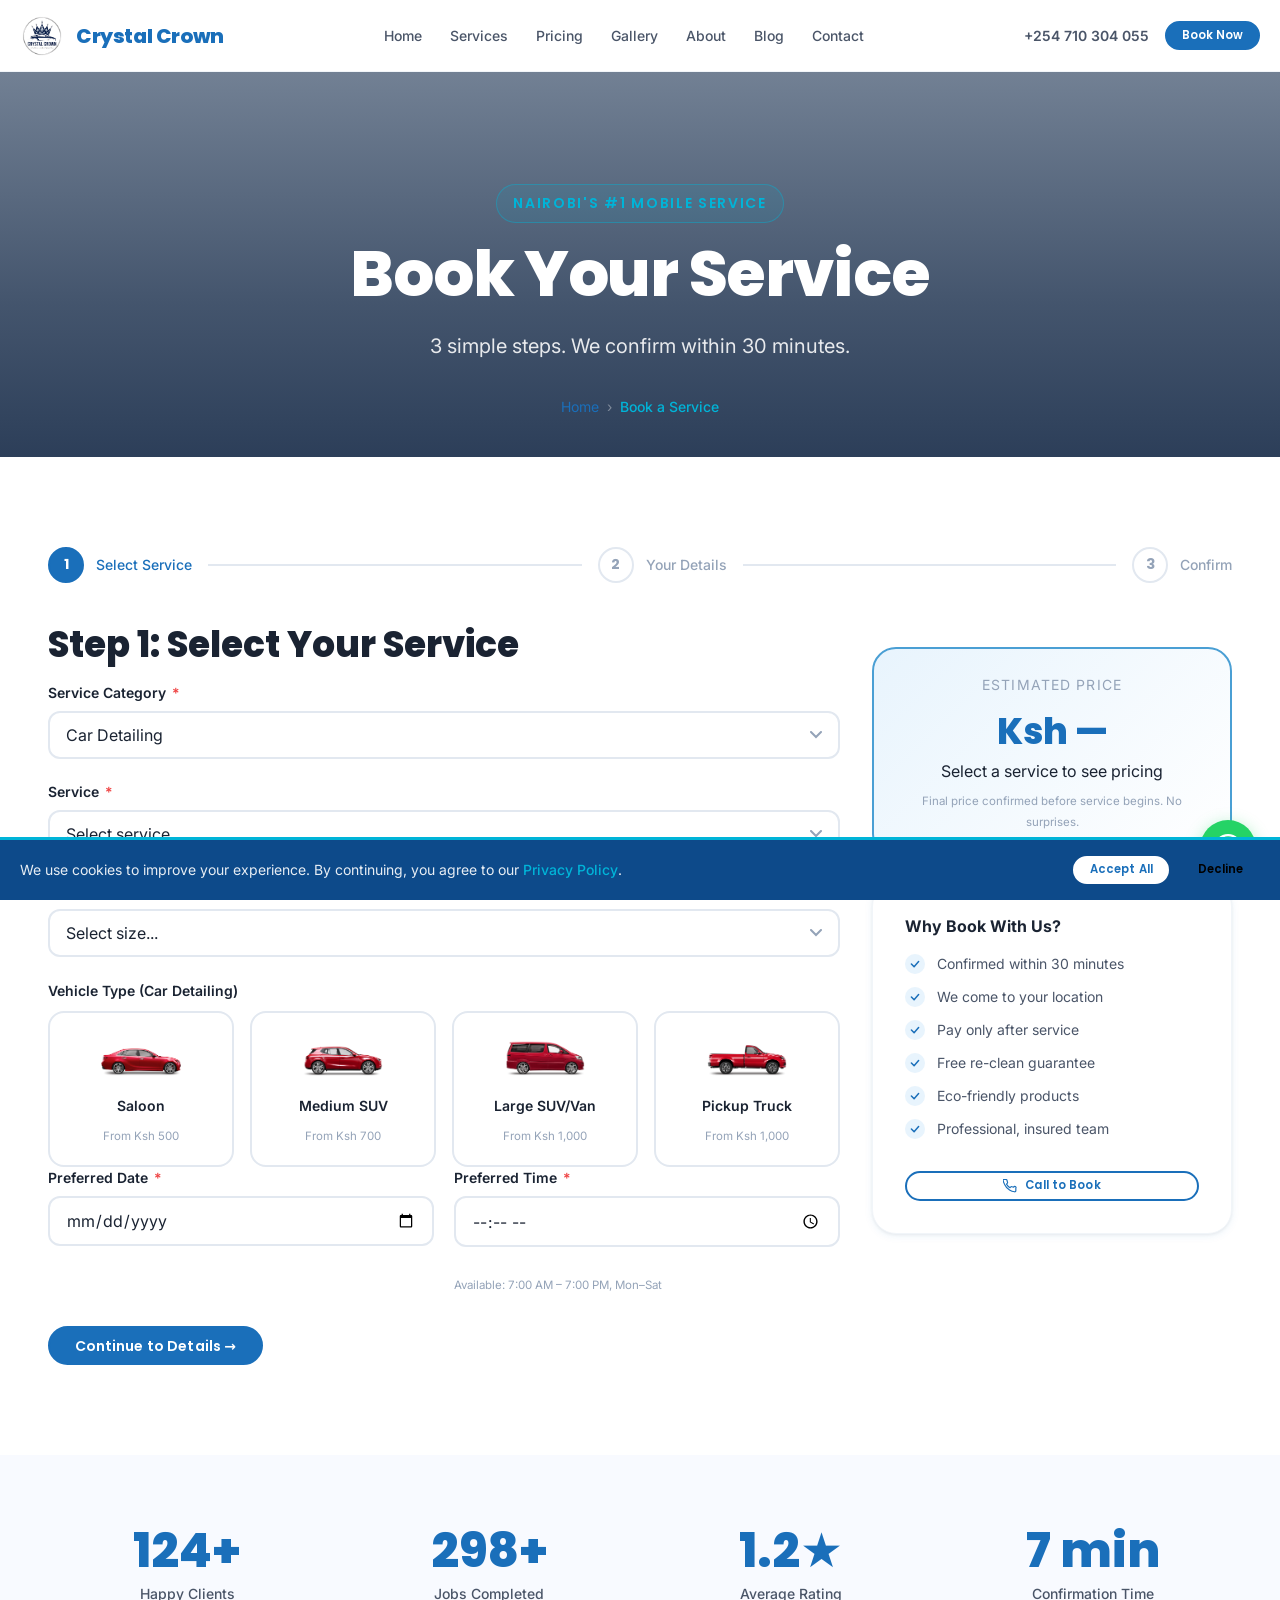
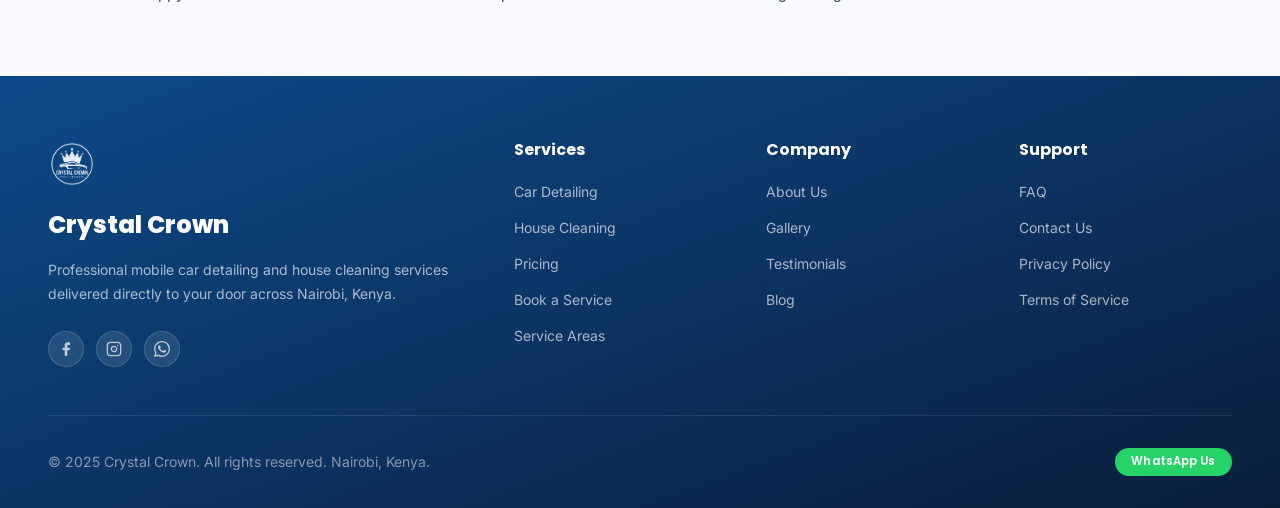
<file: booking.html>
<!DOCTYPE html>
<html lang="en">
<head>
  <meta charset="UTF-8">
  <meta name="viewport" content="width=device-width, initial-scale=1.0">
  <meta name="description" content="Book your mobile car detailing or house cleaning service in Nairobi. Easy 3-step booking. Confirmation within 30 minutes. Crystal Crown.">
  <meta property="og:title" content="Book a Service | Crystal Crown">
  <meta property="og:description" content="Book your mobile car detailing or house cleaning service in Nairobi. Confirmation within 30 minutes.">
  <meta property="og:type" content="website">
  <meta property="og:image" content="Assets/logo2.png">
  <link rel="icon" type="image/png" href="Assets/logo2.png">
  <link rel="preconnect" href="https://fonts.googleapis.com">
  <link rel="preconnect" href="https://fonts.gstatic.com" crossorigin>
  <link href="https://fonts.googleapis.com/css2?family=Inter:wght@400;500;600;700&family=Poppins:wght@600;700;800&display=swap" rel="stylesheet">
  <link rel="stylesheet" href="globals.css">
  <script src="globals.js" defer></script>
  <title>Book a Service | Crystal Crown — Mobile Detailing & House Cleaning Nairobi</title>
</head>
<body>

<header class="header" role="banner">
  <nav class="nav" aria-label="Main navigation">
    <div class="nav__container">
      <a href="index.html" class="nav__logo">
        <img src="Assets/logo2.png" alt="Crystal Crown" class="nav__logo-img">
        <span class="nav__logo-text">Crystal Crown</span>
      </a>
      <ul class="nav__links" role="list">
        <li><a href="index.html" class="nav__link">Home</a></li>
        <li><a href="services.html" class="nav__link">Services</a></li>
        <li><a href="pricing.html" class="nav__link">Pricing</a></li>
        <li><a href="gallery.html" class="nav__link">Gallery</a></li>
        <li><a href="about.html" class="nav__link">About</a></li>
        <li><a href="blog.html" class="nav__link">Blog</a></li>
        <li><a href="contact.html" class="nav__link">Contact</a></li>
      </ul>
      <div class="nav__actions">
        <a href="tel:+254710304055" class="nav__phone" aria-label="Call us">+254 710 304 055</a>
        <a href="booking.html" class="btn btn--primary btn--sm">Book Now</a>
        <button class="nav__toggle" aria-label="Open navigation menu" aria-expanded="false" aria-controls="nav-mobile-panel">
          <span class="nav__toggle-bar"></span>
          <span class="nav__toggle-bar"></span>
          <span class="nav__toggle-bar"></span>
        </button>
      </div>
    </div>
    <div class="nav__mobile-panel" id="nav-mobile-panel" role="dialog" aria-label="Mobile navigation">
      <a href="index.html" class="nav__mobile-link">Home</a>
      <a href="services.html" class="nav__mobile-link">Services</a>
      <a href="pricing.html" class="nav__mobile-link">Pricing</a>
      <a href="gallery.html" class="nav__mobile-link">Gallery</a>
      <a href="about.html" class="nav__mobile-link">About</a>
      <a href="blog.html" class="nav__mobile-link">Blog</a>
      <a href="contact.html" class="nav__mobile-link">Contact</a>
      <div class="nav__mobile-cta">
        <a href="booking.html" class="btn btn--primary">Book a Service</a>
      </div>
    </div>
    <div class="nav__backdrop" aria-hidden="true"></div>
  </nav>
</header>

<main>

  <!-- HERO -->
  <section class="hero hero--short hero--image reveal" aria-label="Booking page hero">
    <div class="hero__overlay"></div>
    <div class="hero__content">
      <span class="hero__eyebrow">Nairobi's #1 Mobile Service</span>
      <h1 class="hero__title">Book Your Service</h1>
      <p class="hero__subtitle">3 simple steps. We confirm within 30 minutes.</p>
      <nav aria-label="Breadcrumb">
        <ol class="breadcrumb" role="list">
          <li class="breadcrumb__item"><a href="index.html">Home</a></li>
          <li class="breadcrumb__sep" aria-hidden="true">›</li>
          <li class="breadcrumb__item breadcrumb__item--current" aria-current="page">Book a Service</li>
        </ol>
      </nav>
    </div>
  </section>

  <!-- BOOKING SECTION -->
  <section class="section section--surface">
    <div class="container">

      <!-- Step Progress Indicator -->
      <div class="booking-steps" role="tablist" aria-label="Booking progress">
        <div class="booking-step booking-step--active" role="tab" aria-selected="true" aria-label="Step 1: Select Service">
          <div class="booking-step__num" aria-hidden="true">1</div>
          <span class="booking-step__label">Select Service</span>
        </div>
        <div class="booking-step__line" aria-hidden="true"></div>
        <div class="booking-step" role="tab" aria-selected="false" aria-label="Step 2: Your Details">
          <div class="booking-step__num" aria-hidden="true">2</div>
          <span class="booking-step__label">Your Details</span>
        </div>
        <div class="booking-step__line" aria-hidden="true"></div>
        <div class="booking-step" role="tab" aria-selected="false" aria-label="Step 3: Confirm">
          <div class="booking-step__num" aria-hidden="true">3</div>
          <span class="booking-step__label">Confirm</span>
        </div>
      </div>

      <div class="booking-layout">

        <!-- FORM -->
        <form id="booking-form" novalidate>

          <!-- STEP 1 -->
          <div class="step-panel step-panel--active" id="step-1">
            <h2 class="section__title">Step 1: Select Your Service</h2>

            <div class="form-group">
              <label class="form-label" for="booking-category">Service Category <span aria-hidden="true">*</span></label>
              <select class="form-select" id="booking-category" name="category" required aria-required="true">
                <option value="car">Car Detailing</option>
                <option value="house">House Cleaning</option>
              </select>
              <span class="form-error" id="booking-category-error" role="alert"></span>
            </div>

            <div class="form-group">
              <label class="form-label" for="booking-service">Service <span aria-hidden="true">*</span></label>
              <select class="form-select" id="booking-service" name="service" required aria-required="true">
                <option value="">Select service...</option>
              </select>
              <span class="form-error" id="booking-service-error" role="alert"></span>
            </div>

            <div class="form-group">
              <label class="form-label" for="booking-size">Vehicle / Property Size <span aria-hidden="true">*</span></label>
              <select class="form-select" id="booking-size" name="size" required aria-required="true">
                <option value="">Select size...</option>
              </select>
              <span class="form-error" id="booking-size-error" role="alert"></span>
            </div>

            <!-- Vehicle type visual selector -->
            <div class="form-group">
              <p class="form-label">Vehicle Type (Car Detailing)</p>
              <div class="vehicle-selector" role="radiogroup" aria-label="Select vehicle type">
                <div class="vehicle-option" data-vehicle="saloon" role="radio" aria-checked="false" tabindex="0" aria-label="Saloon car">
                  <img src="Assets/sedan.png" alt="Saloon car" class="vehicle-option__img" loading="lazy">
                  <span class="vehicle-option__label">Saloon</span>
                  <span class="vehicle-option__price">From Ksh 500</span>
                </div>
                <div class="vehicle-option" data-vehicle="mid_suv" role="radio" aria-checked="false" tabindex="0" aria-label="Medium SUV">
                  <img src="Assets/suv.png" alt="Medium SUV" class="vehicle-option__img" loading="lazy">
                  <span class="vehicle-option__label">Medium SUV</span>
                  <span class="vehicle-option__price">From Ksh 700</span>
                </div>
                <div class="vehicle-option" data-vehicle="large" role="radio" aria-checked="false" tabindex="0" aria-label="Large SUV or Van">
                  <img src="Assets/van.png" alt="Large SUV or Van" class="vehicle-option__img" loading="lazy">
                  <span class="vehicle-option__label">Large SUV/Van</span>
                  <span class="vehicle-option__price">From Ksh 1,000</span>
                </div>
                <div class="vehicle-option" data-vehicle="large" role="radio" aria-checked="false" tabindex="0" aria-label="Pickup Truck">
                  <img src="Assets/pickup.png" alt="Pickup Truck" class="vehicle-option__img" loading="lazy">
                  <span class="vehicle-option__label">Pickup Truck</span>
                  <span class="vehicle-option__price">From Ksh 1,000</span>
                </div>
              </div>
            </div>

            <div class="form-row">
              <div class="form-group">
                <label class="form-label" for="booking-date">Preferred Date <span aria-hidden="true">*</span></label>
                <input type="date" class="form-input" id="booking-date" name="date" required aria-required="true">
                <span class="form-error" id="booking-date-error" role="alert"></span>
              </div>
              <div class="form-group">
                <label class="form-label" for="booking-time">Preferred Time <span aria-hidden="true">*</span></label>
                <input type="time" class="form-input" id="booking-time" name="time" required aria-required="true">
                <span class="form-error" id="booking-time-error" role="alert"></span>
                <span class="form-hint">Available: 7:00 AM – 7:00 PM, Mon–Sat</span>
              </div>
            </div>

            <div class="flex flex--gap" style="margin-top: 2rem;">
              <button type="button" class="btn btn--primary" data-next>Continue to Details →</button>
            </div>
          </div>

          <!-- STEP 2 -->
          <div class="step-panel" id="step-2">
            <h2 class="section__title">Step 2: Your Details</h2>

            <div class="form-row">
              <div class="form-group">
                <label class="form-label" for="booking-name">Full Name <span aria-hidden="true">*</span></label>
                <input type="text" class="form-input" id="booking-name" name="name" placeholder="e.g. John Kamau" required aria-required="true" autocomplete="name">
                <span class="form-error" id="booking-name-error" role="alert"></span>
              </div>
              <div class="form-group">
                <label class="form-label" for="booking-phone">Phone Number <span aria-hidden="true">*</span></label>
                <input type="tel" class="form-input" id="booking-phone" name="phone" placeholder="+254 7XX XXX XXX" required aria-required="true" autocomplete="tel">
                <span class="form-error" id="booking-phone-error" role="alert"></span>
              </div>
            </div>

            <div class="form-group">
              <label class="form-label" for="booking-email">Email Address <span aria-hidden="true">*</span></label>
              <input type="email" class="form-input" id="booking-email" name="email" placeholder="you@example.com" required aria-required="true" autocomplete="email">
              <span class="form-error" id="booking-email-error" role="alert"></span>
            </div>

            <div class="form-group">
              <label class="form-label" for="booking-address">Service Location / Address <span aria-hidden="true">*</span></label>
              <textarea class="form-textarea" id="booking-address" name="address" placeholder="e.g. 12 Westlands Road, Westlands, Nairobi. Include landmarks if helpful." rows="3" required aria-required="true"></textarea>
              <span class="form-error" id="booking-address-error" role="alert"></span>
            </div>

            <div class="form-group">
              <label class="form-label" for="booking-notes">Additional Notes (Optional)</label>
              <textarea class="form-textarea" id="booking-notes" name="notes" placeholder="Any special requests, access instructions, or things we should know..." rows="3"></textarea>
            </div>

            <div class="flex flex--gap">
              <button type="button" class="btn btn--ghost" data-back>← Back</button>
              <button type="button" class="btn btn--primary" data-next>Review Booking →</button>
            </div>
          </div>

          <!-- STEP 3 -->
          <div class="step-panel" id="step-3">
            <h2 class="section__title">Step 3: Confirm Your Booking</h2>
            <p>Please review your booking details below before confirming.</p>

            <div id="booking-summary" aria-live="polite" aria-label="Booking summary">
              <!-- Populated by globals.js BookingForm.buildSummary() -->
            </div>

            <div class="form-group" style="margin-top: 1.5rem;">
              <label class="flex flex--gap-sm" style="align-items: flex-start; cursor: pointer;">
                <input type="checkbox" id="booking-terms" required aria-required="true">
                <span class="form-label" style="margin: 0; font-weight: 400;">I agree to the <a href="terms-of-service.html" target="_blank">Terms of Service</a> and <a href="privacy-policy.html" target="_blank">Privacy Policy</a>. I understand that pricing is an estimate and will be confirmed before service begins.</span>
              </label>
              <span class="form-error" id="booking-terms-error" role="alert"></span>
            </div>

            <div class="flex flex--gap" style="margin-top: 1.5rem;">
              <button type="button" class="btn btn--ghost" data-back>← Back</button>
              <button type="submit" class="btn btn--primary btn--lg">
                <svg width="18" height="18" viewBox="0 0 24 24" fill="none" stroke="currentColor" stroke-width="2" stroke-linecap="round" stroke-linejoin="round" aria-hidden="true"><path d="M9 11l3 3L22 4"/><path d="M21 12v7a2 2 0 01-2 2H5a2 2 0 01-2-2V5a2 2 0 012-2h11"/></svg>
                Confirm Booking
              </button>
            </div>
          </div>

        </form>

        <!-- PRICE ESTIMATE SIDEBAR -->
        <aside aria-label="Price estimate">
          <div class="price-estimate">
            <p class="price-estimate__label">Estimated Price</p>
            <div class="price-estimate__value" id="price-estimate-value">Ksh —</div>
            <div class="price-estimate__service" id="price-estimate-service" aria-live="polite">Select a service to see pricing</div>
            <p class="price-estimate__note">Final price confirmed before service begins. No surprises.</p>
          </div>

          <div class="service-card" style="margin-top: 1.5rem;">
            <div class="service-card__title" style="font-size: 1rem;">Why Book With Us?</div>
            <ul class="check-list">
              <li>Confirmed within 30 minutes</li>
              <li>We come to your location</li>
              <li>Pay only after service</li>
              <li>Free re-clean guarantee</li>
              <li>Eco-friendly products</li>
              <li>Professional, insured team</li>
            </ul>
            <a href="tel:+254710304055" class="btn btn--secondary btn--sm" style="margin-top: 1rem;">
              <svg width="14" height="14" viewBox="0 0 24 24" fill="none" stroke="currentColor" stroke-width="2" stroke-linecap="round" stroke-linejoin="round" aria-hidden="true"><path d="M22 16.92v3a2 2 0 01-2.18 2 19.79 19.79 0 01-8.63-3.07A19.5 19.5 0 013.07 9.81a19.79 19.79 0 01-3.07-8.68A2 2 0 012 .84h3a2 2 0 012 1.72 12.84 12.84 0 00.7 2.81 2 2 0 01-.45 2.11L6.09 8.91a16 16 0 006 6l1.27-1.27a2 2 0 012.11-.45 12.84 12.84 0 002.81.7A2 2 0 0122 15.92z"/></svg>
              Call to Book
            </a>
          </div>
        </aside>

      </div>
    </div>
  </section>

  <!-- TRUST STRIP -->
  <section class="section section--sm section--surface-2" aria-label="Trust indicators">
    <div class="container">
      <div class="stats-row reveal">
        <div class="stat-item">
          <div class="stat-item__number" data-target="500" data-suffix="+">500+</div>
          <div class="stat-item__label">Happy Clients</div>
        </div>
        <div class="stat-item">
          <div class="stat-item__number" data-target="1200" data-suffix="+">1,200+</div>
          <div class="stat-item__label">Jobs Completed</div>
        </div>
        <div class="stat-item">
          <div class="stat-item__number" data-target="4.9" data-suffix="★">4.9★</div>
          <div class="stat-item__label">Average Rating</div>
        </div>
        <div class="stat-item">
          <div class="stat-item__number" data-target="30" data-suffix=" min">30 min</div>
          <div class="stat-item__label">Confirmation Time</div>
        </div>
      </div>
    </div>
  </section>

</main>

<footer class="footer" role="contentinfo">
  <div class="container">
    <div class="footer__grid">
      <div class="footer__brand">
        <img src="Assets/logo2.png" alt="Crystal Crown" class="footer__logo" loading="lazy">
        <p class="footer__brand-name">Crystal Crown</p>
        <p class="footer__tagline">Professional mobile car detailing and house cleaning services delivered directly to your door across Nairobi, Kenya.</p>
        <div class="footer__social">
          <a href="#" class="footer__social-link" aria-label="Facebook" target="_blank" rel="noopener noreferrer"><svg viewBox="0 0 24 24" fill="currentColor" aria-hidden="true"><path d="M18 2h-3a5 5 0 00-5 5v3H7v4h3v8h4v-8h3l1-4h-4V7a1 1 0 011-1h3z"/></svg></a>
          <a href="#" class="footer__social-link" aria-label="Instagram" target="_blank" rel="noopener noreferrer"><svg viewBox="0 0 24 24" fill="none" stroke="currentColor" stroke-width="2" stroke-linecap="round" stroke-linejoin="round" aria-hidden="true"><rect x="2" y="2" width="20" height="20" rx="5" ry="5"/><path d="M16 11.37A4 4 0 1112.63 8 4 4 0 0116 11.37z"/><line x1="17.5" y1="6.5" x2="17.51" y2="6.5"/></svg></a>
          <a href="https://wa.me/254710304055" class="footer__social-link" aria-label="WhatsApp" target="_blank" rel="noopener noreferrer"><svg viewBox="0 0 24 24" fill="currentColor" aria-hidden="true"><path d="M17.472 14.382c-.297-.149-1.758-.867-2.03-.967-.273-.099-.471-.148-.67.15-.197.297-.767.966-.94 1.164-.173.199-.347.223-.644.075-.297-.15-1.255-.463-2.39-1.475-.883-.788-1.48-1.761-1.653-2.059-.173-.297-.018-.458.13-.606.134-.133.298-.347.446-.52.149-.174.198-.298.298-.497.099-.198.05-.371-.025-.52-.075-.149-.669-1.612-.916-2.207-.242-.579-.487-.5-.669-.51-.173-.008-.371-.01-.57-.01-.198 0-.52.074-.792.372-.272.297-1.04 1.016-1.04 2.479 0 1.462 1.065 2.875 1.213 3.074.149.198 2.096 3.2 5.077 4.487.709.306 1.262.489 1.694.625.712.227 1.36.195 1.871.118.571-.085 1.758-.719 2.006-1.413.248-.694.248-1.289.173-1.413-.074-.124-.272-.198-.57-.347zm-5.421 7.403h-.004a9.87 9.87 0 01-5.031-1.378l-.361-.214-3.741.981.998-3.648-.235-.374a9.86 9.86 0 01-1.51-5.26c.001-5.45 4.436-9.884 9.888-9.884 2.64 0 5.122 1.03 6.988 2.898a9.825 9.825 0 012.893 6.994c-.003 5.45-4.437 9.884-9.885 9.884zm8.413-18.297A11.815 11.815 0 0012.05 0C5.495 0 .16 5.335.157 11.892c0 2.096.547 4.142 1.588 5.945L.057 24l6.305-1.654a11.882 11.882 0 005.683 1.448h.005c6.554 0 11.89-5.335 11.893-11.893a11.821 11.821 0 00-3.48-8.413z"/></svg></a>
        </div>
      </div>
      <div>
        <h3 class="footer__col-title">Services</h3>
        <ul class="footer__col-links" role="list">
          <li><a href="services.html" class="footer__col-link">Car Detailing</a></li>
          <li><a href="services.html#house-cleaning" class="footer__col-link">House Cleaning</a></li>
          <li><a href="pricing.html" class="footer__col-link">Pricing</a></li>
          <li><a href="booking.html" class="footer__col-link">Book a Service</a></li>
          <li><a href="service-areas.html" class="footer__col-link">Service Areas</a></li>
        </ul>
      </div>
      <div>
        <h3 class="footer__col-title">Company</h3>
        <ul class="footer__col-links" role="list">
          <li><a href="about.html" class="footer__col-link">About Us</a></li>
          <li><a href="gallery.html" class="footer__col-link">Gallery</a></li>
          <li><a href="testimonials.html" class="footer__col-link">Testimonials</a></li>
          <li><a href="blog.html" class="footer__col-link">Blog</a></li>
        </ul>
      </div>
      <div>
        <h3 class="footer__col-title">Support</h3>
        <ul class="footer__col-links" role="list">
          <li><a href="faq.html" class="footer__col-link">FAQ</a></li>
          <li><a href="contact.html" class="footer__col-link">Contact Us</a></li>
          <li><a href="privacy-policy.html" class="footer__col-link">Privacy Policy</a></li>
          <li><a href="terms-of-service.html" class="footer__col-link">Terms of Service</a></li>
        </ul>
      </div>
    </div>
    <div class="footer__bottom">
      <p class="footer__copyright">© 2025 Crystal Crown. All rights reserved. Nairobi, Kenya.</p>
      <a href="https://wa.me/254710304055?text=Hello%20Crystal%20Crown!%20I%20need%20a%20quote." class="btn btn--whatsapp btn--sm" target="_blank" rel="noopener noreferrer">WhatsApp Us</a>
    </div>
  </div>
</footer>

<div class="whatsapp-widget" aria-label="WhatsApp chat widget">
  <div class="whatsapp-widget__bubble" aria-live="polite">
    <strong>Need a quote?</strong><br>
    Chat with us on WhatsApp — we reply fast!
  </div>
  <button class="whatsapp-widget__toggle" aria-label="Toggle WhatsApp chat bubble" aria-expanded="false">
    <a href="https://wa.me/254710304055?text=Hello%20Crystal%20Crown!%20I%20need%20a%20quote." target="_blank" rel="noopener noreferrer" class="whatsapp-widget__btn" aria-label="Open WhatsApp">
      <svg class="whatsapp-widget__icon" viewBox="0 0 24 24" aria-hidden="true" fill="white"><path d="M17.472 14.382c-.297-.149-1.758-.867-2.03-.967-.273-.099-.471-.148-.67.15-.197.297-.767.966-.94 1.164-.173.199-.347.223-.644.075-.297-.15-1.255-.463-2.39-1.475-.883-.788-1.48-1.761-1.653-2.059-.173-.297-.018-.458.13-.606.134-.133.298-.347.446-.52.149-.174.198-.298.298-.497.099-.198.05-.371-.025-.52-.075-.149-.669-1.612-.916-2.207-.242-.579-.487-.5-.669-.51-.173-.008-.371-.01-.57-.01-.198 0-.52.074-.792.372-.272.297-1.04 1.016-1.04 2.479 0 1.462 1.065 2.875 1.213 3.074.149.198 2.096 3.2 5.077 4.487.709.306 1.262.489 1.694.625.712.227 1.36.195 1.871.118.571-.085 1.758-.719 2.006-1.413.248-.694.248-1.289.173-1.413-.074-.124-.272-.198-.57-.347zm-5.421 7.403h-.004a9.87 9.87 0 01-5.031-1.378l-.361-.214-3.741.981.998-3.648-.235-.374a9.86 9.86 0 01-1.51-5.26c.001-5.45 4.436-9.884 9.888-9.884 2.64 0 5.122 1.03 6.988 2.898a9.825 9.825 0 012.893 6.994c-.003 5.45-4.437 9.884-9.885 9.884zm8.413-18.297A11.815 11.815 0 0012.05 0C5.495 0 .16 5.335.157 11.892c0 2.096.547 4.142 1.588 5.945L.057 24l6.305-1.654a11.882 11.882 0 005.683 1.448h.005c6.554 0 11.89-5.335 11.893-11.893a11.821 11.821 0 00-3.48-8.413z"/></svg>
    </a>
  </button>
</div>

<button class="back-to-top" aria-label="Scroll back to top">
  <svg viewBox="0 0 24 24" fill="none" stroke="currentColor" stroke-width="2" stroke-linecap="round" stroke-linejoin="round" aria-hidden="true"><path d="M18 15l-6-6-6 6"/></svg>
</button>

<div class="cookie-banner" role="dialog" aria-label="Cookie consent" aria-live="polite">
  <p class="cookie-banner__text">We use cookies to improve your experience. By continuing, you agree to our <a href="privacy-policy.html">Privacy Policy</a>.</p>
  <div class="cookie-banner__actions">
    <button class="btn btn--white btn--sm cookie-banner__accept">Accept All</button>
    <button class="btn btn--sm cookie-banner__decline">Decline</button>
  </div>
</div>

</body>
</html>
</file>
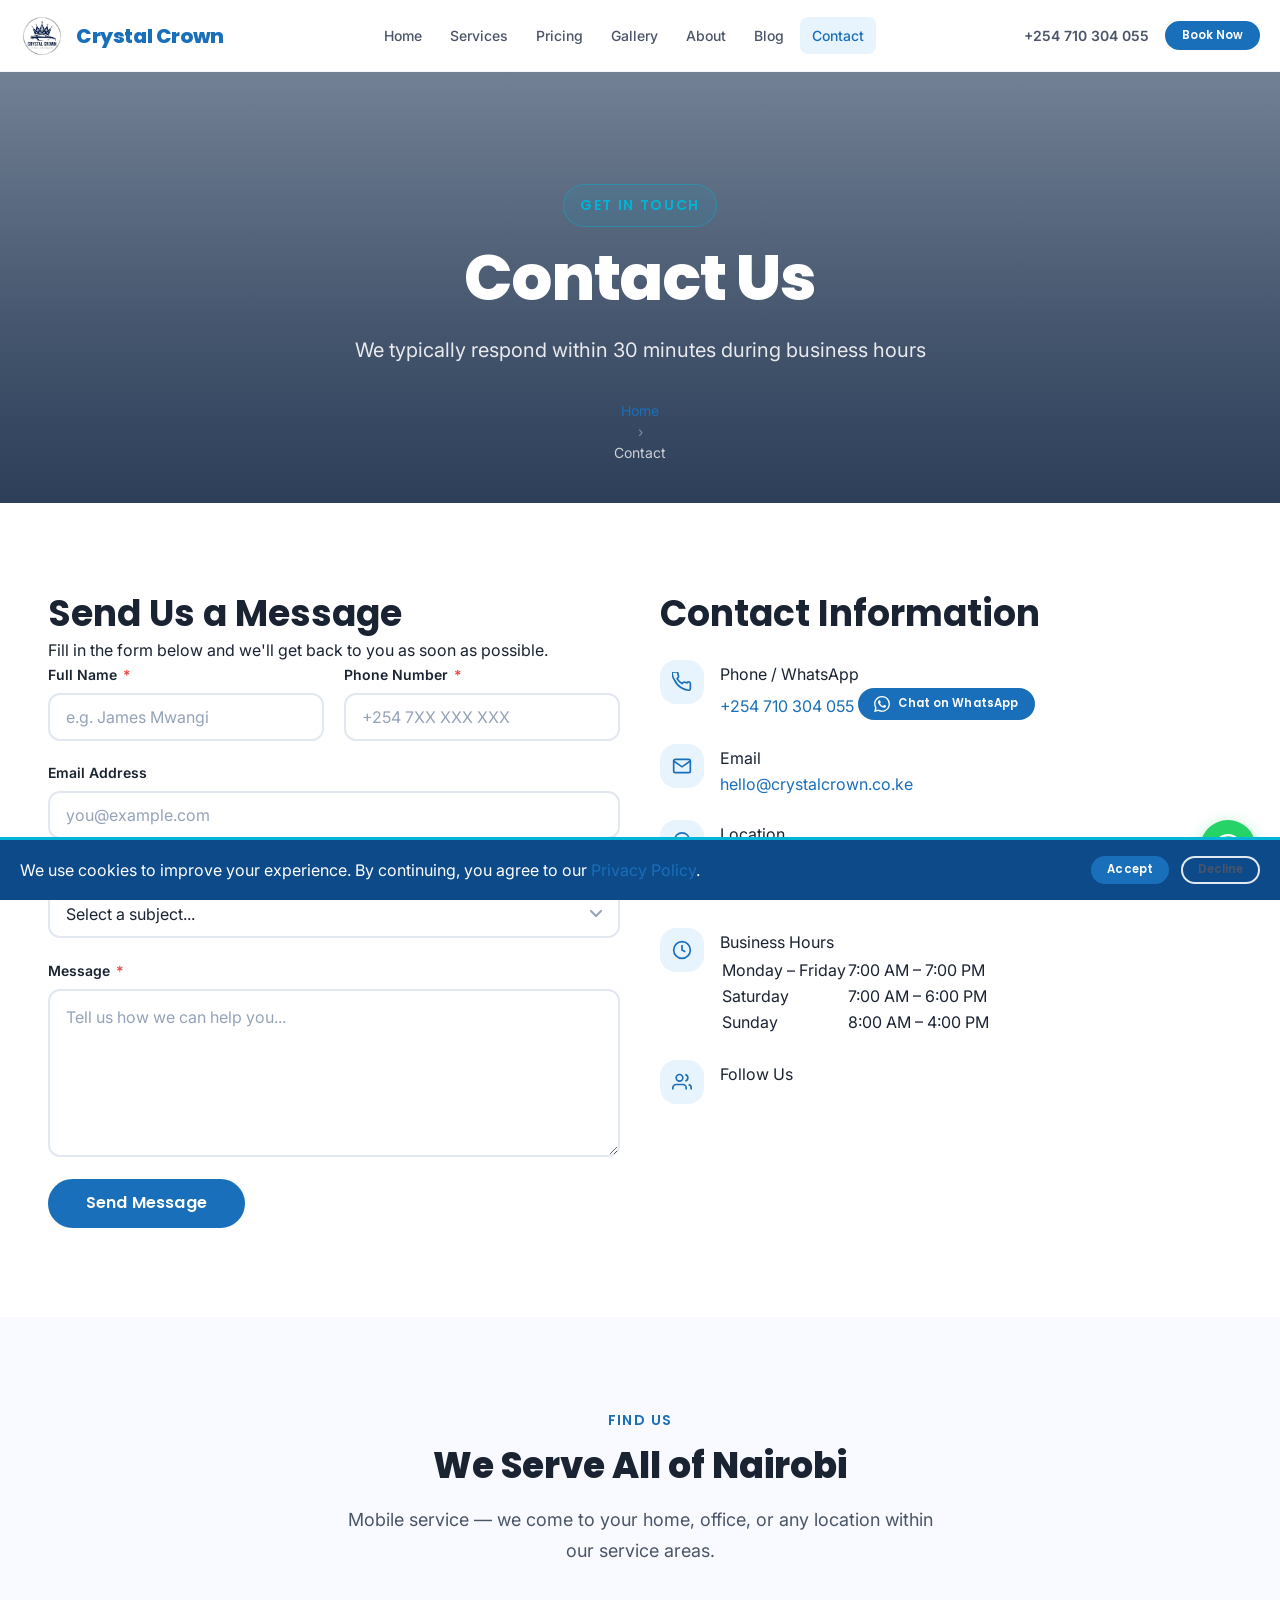
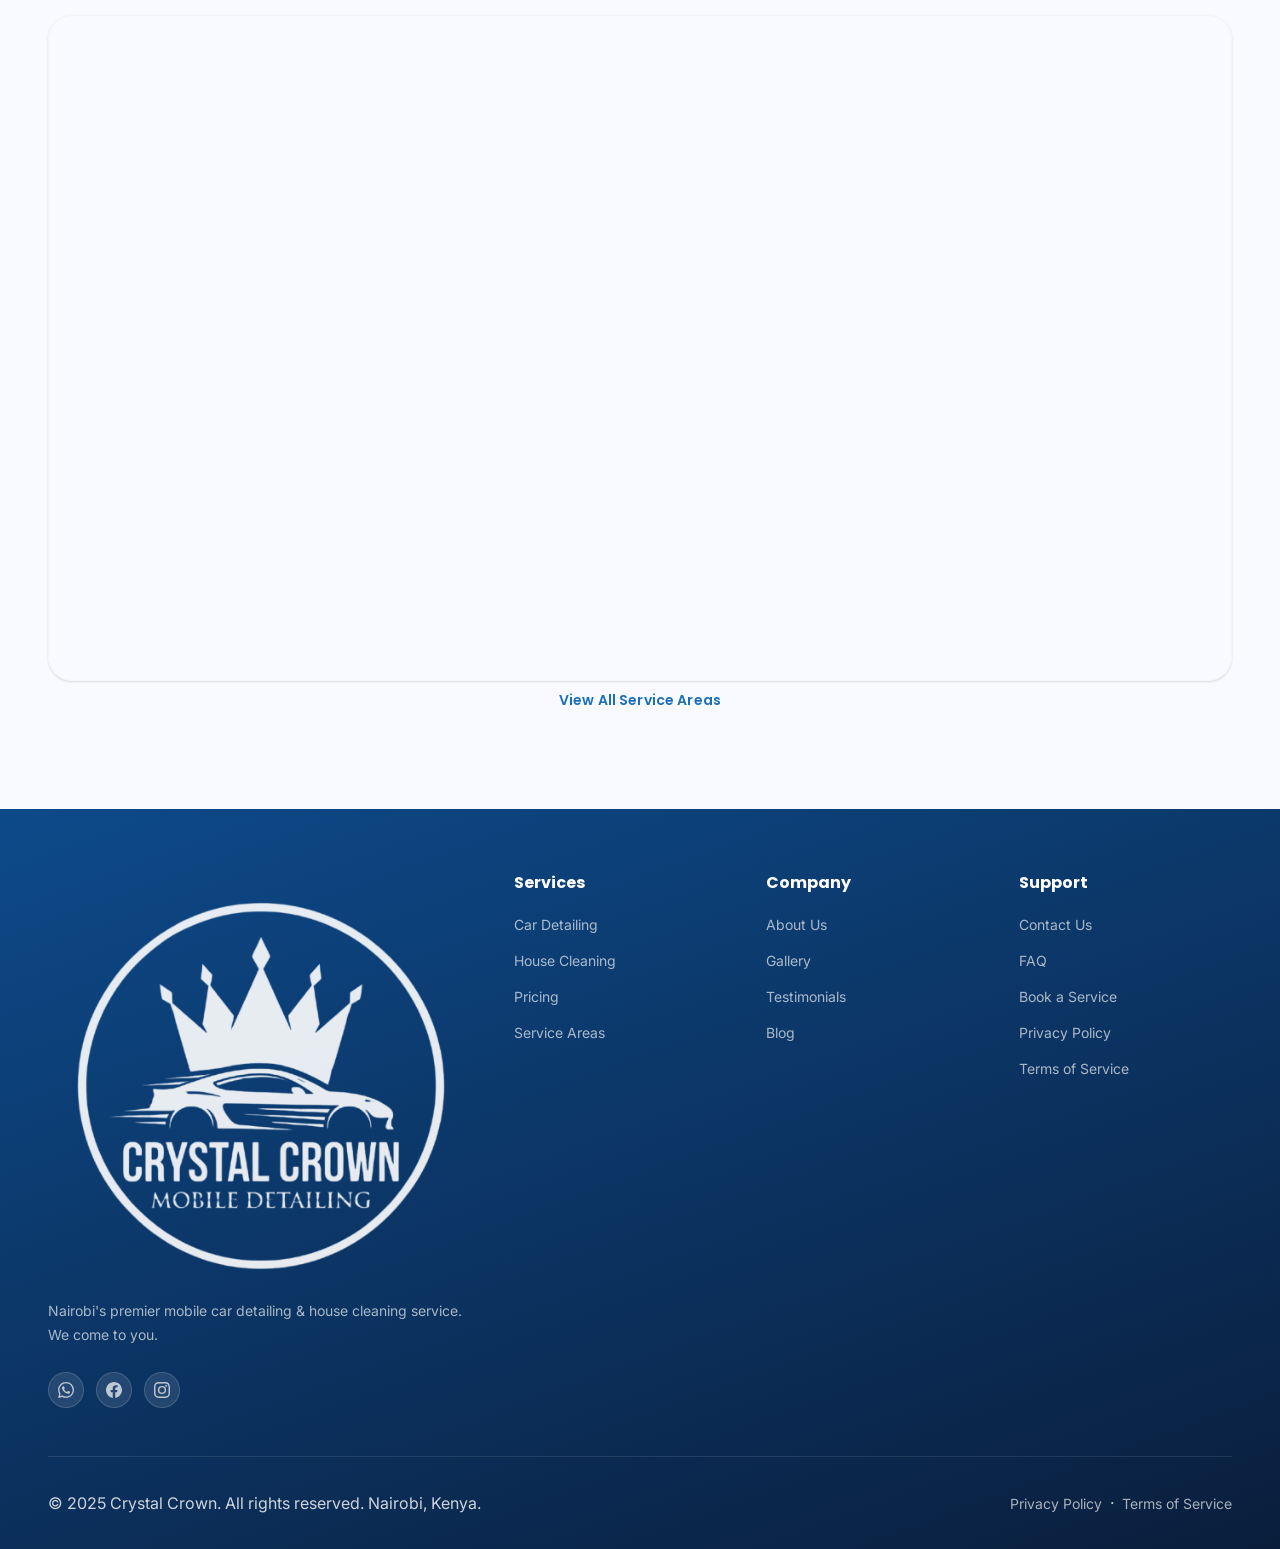
<file: contact.html>
<!DOCTYPE html>
<html lang="en">
<head>
  <meta charset="UTF-8">
  <meta name="viewport" content="width=device-width, initial-scale=1.0">
  <meta name="description" content="Contact Crystal Crown for car detailing and house cleaning in Nairobi. Call, WhatsApp, or fill in our form — we'll respond quickly.">
  <meta property="og:title" content="Contact Us | Crystal Crown Nairobi">
  <meta property="og:description" content="Get in touch with Crystal Crown — Nairobi's mobile car detailing and house cleaning experts.">
  <meta property="og:type" content="website">
  <title>Contact Us | Crystal Crown</title>
  <link rel="stylesheet" href="globals.css">
  <script src="globals.js" defer></script>
</head>
<body>

<header class="header" role="banner">
  <nav class="nav" aria-label="Main navigation">
    <div class="nav__container">
      <a href="index.html" class="nav__logo">
        <img src="Assets/logo2.png" alt="Crystal Crown" class="nav__logo-img">
        <span class="nav__logo-text">Crystal Crown</span>
      </a>
      <ul class="nav__links" role="list">
        <li><a href="index.html" class="nav__link">Home</a></li>
        <li><a href="services.html" class="nav__link">Services</a></li>
        <li><a href="pricing.html" class="nav__link">Pricing</a></li>
        <li><a href="gallery.html" class="nav__link">Gallery</a></li>
        <li><a href="about.html" class="nav__link">About</a></li>
        <li><a href="blog.html" class="nav__link">Blog</a></li>
        <li><a href="contact.html" class="nav__link">Contact</a></li>
      </ul>
      <div class="nav__actions">
        <a href="tel:+254710304055" class="nav__phone" aria-label="Call Crystal Crown">+254 710 304 055</a>
        <a href="booking.html" class="btn btn--primary btn--sm">Book Now</a>
        <button class="nav__toggle" aria-label="Open navigation menu" aria-expanded="false" aria-controls="nav-mobile-panel">
          <span class="nav__toggle-bar"></span>
          <span class="nav__toggle-bar"></span>
          <span class="nav__toggle-bar"></span>
        </button>
      </div>
    </div>
    <div class="nav__mobile-panel" id="nav-mobile-panel" role="dialog" aria-label="Mobile navigation">
      <a href="index.html" class="nav__mobile-link">Home</a>
      <a href="services.html" class="nav__mobile-link">Services</a>
      <a href="pricing.html" class="nav__mobile-link">Pricing</a>
      <a href="gallery.html" class="nav__mobile-link">Gallery</a>
      <a href="about.html" class="nav__mobile-link">About</a>
      <a href="blog.html" class="nav__mobile-link">Blog</a>
      <a href="contact.html" class="nav__mobile-link">Contact</a>
      <div class="nav__mobile-cta"><a href="booking.html" class="btn btn--primary">Book a Service</a></div>
    </div>
    <div class="nav__backdrop" aria-hidden="true"></div>
  </nav>
</header>

  <!-- ═══ HERO ═══ -->
  <section class="hero hero--short hero--image">
    <div class="hero__overlay"></div>
    <div class="hero__content container">
      <p class="hero__eyebrow">Get in Touch</p>
      <h1 class="hero__title">Contact Us</h1>
      <p class="hero__subtitle">We typically respond within 30 minutes during business hours</p>
      <nav aria-label="Breadcrumb" class="breadcrumb">
        <ol class="breadcrumb__list" role="list">
          <li><a href="index.html" class="breadcrumb__link">Home</a></li>
          <li aria-hidden="true" class="breadcrumb__sep">›</li>
          <li aria-current="page" class="breadcrumb__current">Contact</li>
        </ol>
      </nav>
    </div>
  </section>

  <main id="main-content">

    <!-- ═══ CONTACT GRID ═══ -->
    <section class="section section--surface">
      <div class="container">
        <div class="contact-grid">

          <!-- Contact Form -->
          <div class="contact-form-col">
            <h2>Send Us a Message</h2>
            <p>Fill in the form below and we'll get back to you as soon as possible.</p>

            <form class="form" id="contact-form" novalidate>
              <div class="form-row">
                <div class="form-group">
                  <label for="contact-name" class="form-label">Full Name <span aria-hidden="true">*</span></label>
                  <input type="text" id="contact-name" name="name" class="form-input" placeholder="e.g. James Mwangi" autocomplete="name" required>
                  <span class="form-error" id="contact-name-error" role="alert"></span>
                </div>
                <div class="form-group">
                  <label for="contact-phone" class="form-label">Phone Number <span aria-hidden="true">*</span></label>
                  <input type="tel" id="contact-phone" name="phone" class="form-input" placeholder="+254 7XX XXX XXX" autocomplete="tel" required>
                  <span class="form-error" id="contact-phone-error" role="alert"></span>
                </div>
              </div>

              <div class="form-group">
                <label for="contact-email" class="form-label">Email Address</label>
                <input type="email" id="contact-email" name="email" class="form-input" placeholder="you@example.com" autocomplete="email">
                <span class="form-error" id="contact-email-error" role="alert"></span>
              </div>

              <div class="form-group">
                <label for="contact-subject" class="form-label">Subject <span aria-hidden="true">*</span></label>
                <select id="contact-subject" name="subject" class="form-select" required>
                  <option value="">Select a subject...</option>
                  <option value="booking">Book a Service</option>
                  <option value="quote">Request a Quote</option>
                  <option value="complaint">Complaint / Feedback</option>
                  <option value="partnership">Business Partnership</option>
                  <option value="other">Other</option>
                </select>
                <span class="form-error" id="contact-subject-error" role="alert"></span>
              </div>

              <div class="form-group">
                <label for="contact-message" class="form-label">Message <span aria-hidden="true">*</span></label>
                <textarea id="contact-message" name="message" class="form-textarea" rows="5" placeholder="Tell us how we can help you..." required></textarea>
                <span class="form-error" id="contact-message-error" role="alert"></span>
              </div>

              <button type="submit" class="btn btn--primary btn--lg">Send Message</button>
            </form>
          </div>

          <!-- Contact Info -->
          <aside class="contact-info">
            <h2>Contact Information</h2>

            <div class="contact-info-item">
              <div class="contact-info-item__icon" aria-hidden="true">
                <svg width="22" height="22" viewBox="0 0 24 24" fill="none" stroke="currentColor" stroke-width="2"><path d="M22 16.92v3a2 2 0 01-2.18 2 19.79 19.79 0 01-8.63-3.07A19.5 19.5 0 013.07 9.8a19.79 19.79 0 01-3.07-8.63A2 2 0 012 0h3a2 2 0 012 1.72 12.84 12.84 0 00.7 2.81 2 2 0 01-.45 2.11L6.09 7.91a16 16 0 006 6l1.27-1.27a2 2 0 012.11-.45 12.84 12.84 0 002.81.7A2 2 0 0122 14v2.92z"/></svg>
              </div>
              <div>
                <p class="contact-info-item__label">Phone / WhatsApp</p>
                <a href="tel:+254710304055" class="contact-info-item__value">+254 710 304 055</a>
                <a href="https://wa.me/254710304055" class="btn btn--primary btn--sm" target="_blank" rel="noopener noreferrer" aria-label="Chat on WhatsApp">
                  <svg width="16" height="16" viewBox="0 0 24 24" fill="currentColor" aria-hidden="true"><path d="M17.472 14.382c-.297-.149-1.758-.867-2.03-.967-.273-.099-.471-.148-.67.15-.197.297-.767.966-.94 1.164-.173.199-.347.223-.644.075-.297-.15-1.255-.463-2.39-1.475-.883-.788-1.48-1.761-1.653-2.059-.173-.297-.018-.458.13-.606.134-.133.298-.347.446-.52.149-.174.198-.298.298-.497.099-.198.05-.371-.025-.52-.075-.149-.669-1.612-.916-2.207-.242-.579-.487-.5-.669-.51-.173-.008-.371-.01-.57-.01-.198 0-.52.074-.792.372-.272.297-1.04 1.016-1.04 2.479 0 1.462 1.065 2.875 1.213 3.074.149.198 2.096 3.2 5.077 4.487.709.306 1.262.489 1.694.625.712.227 1.36.195 1.871.118.571-.085 1.758-.719 2.006-1.413.248-.694.248-1.289.173-1.413-.074-.124-.272-.198-.57-.347m-5.421 7.403h-.004a9.87 9.87 0 01-5.031-1.378l-.361-.214-3.741.982.998-3.648-.235-.374a9.86 9.86 0 01-1.51-5.26c.001-5.45 4.436-9.884 9.888-9.884 2.64 0 5.122 1.03 6.988 2.898a9.825 9.825 0 012.893 6.994c-.003 5.45-4.437 9.884-9.885 9.884m8.413-18.297A11.815 11.815 0 0012.05 0C5.495 0 .16 5.335.157 11.892c0 2.096.547 4.142 1.588 5.945L.057 24l6.305-1.654a11.882 11.882 0 005.683 1.448h.005c6.554 0 11.89-5.335 11.893-11.893a11.821 11.821 0 00-3.48-8.413z"/></svg>
                  Chat on WhatsApp
                </a>
              </div>
            </div>

            <div class="contact-info-item">
              <div class="contact-info-item__icon" aria-hidden="true">
                <svg width="22" height="22" viewBox="0 0 24 24" fill="none" stroke="currentColor" stroke-width="2"><path d="M4 4h16c1.1 0 2 .9 2 2v12c0 1.1-.9 2-2 2H4c-1.1 0-2-.9-2-2V6c0-1.1.9-2 2-2z"/><polyline points="22,6 12,13 2,6"/></svg>
              </div>
              <div>
                <p class="contact-info-item__label">Email</p>
                <a href="mailto:hello@crystalcrown.co.ke" class="contact-info-item__value">hello@crystalcrown.co.ke</a>
              </div>
            </div>

            <div class="contact-info-item">
              <div class="contact-info-item__icon" aria-hidden="true">
                <svg width="22" height="22" viewBox="0 0 24 24" fill="none" stroke="currentColor" stroke-width="2"><path d="M21 10c0 7-9 13-9 13s-9-6-9-13a9 9 0 0118 0z"/><circle cx="12" cy="10" r="3"/></svg>
              </div>
              <div>
                <p class="contact-info-item__label">Location</p>
                <p class="contact-info-item__value">Nairobi, Kenya<br><small>Mobile service — we come to you</small></p>
              </div>
            </div>

            <div class="contact-info-item">
              <div class="contact-info-item__icon" aria-hidden="true">
                <svg width="22" height="22" viewBox="0 0 24 24" fill="none" stroke="currentColor" stroke-width="2"><circle cx="12" cy="12" r="10"/><polyline points="12 6 12 12 16 14"/></svg>
              </div>
              <div>
                <p class="contact-info-item__label">Business Hours</p>
                <table class="business-hours-table">
                  <tbody>
                    <tr>
                      <td>Monday – Friday</td>
                      <td>7:00 AM – 7:00 PM</td>
                    </tr>
                    <tr>
                      <td>Saturday</td>
                      <td>7:00 AM – 6:00 PM</td>
                    </tr>
                    <tr>
                      <td>Sunday</td>
                      <td>8:00 AM – 4:00 PM</td>
                    </tr>
                  </tbody>
                </table>
              </div>
            </div>

            <div class="contact-info-item">
              <div class="contact-info-item__icon" aria-hidden="true">
                <svg width="22" height="22" viewBox="0 0 24 24" fill="none" stroke="currentColor" stroke-width="2"><path d="M17 21v-2a4 4 0 00-4-4H5a4 4 0 00-4 4v2"/><circle cx="9" cy="7" r="4"/><path d="M23 21v-2a4 4 0 00-3-3.87"/><path d="M16 3.13a4 4 0 010 7.75"/></svg>
              </div>
              <div>
                <p class="contact-info-item__label">Follow Us</p>
                <div class="footer__social">
                  <a href="https://wa.me/254710304055" class="footer__social-link" aria-label="WhatsApp" target="_blank" rel="noopener noreferrer">
                    <svg width="20" height="20" viewBox="0 0 24 24" fill="currentColor" aria-hidden="true"><path d="M17.472 14.382c-.297-.149-1.758-.867-2.03-.967-.273-.099-.471-.148-.67.15-.197.297-.767.966-.94 1.164-.173.199-.347.223-.644.075-.297-.15-1.255-.463-2.39-1.475-.883-.788-1.48-1.761-1.653-2.059-.173-.297-.018-.458.13-.606.134-.133.298-.347.446-.52.149-.174.198-.298.298-.497.099-.198.05-.371-.025-.52-.075-.149-.669-1.612-.916-2.207-.242-.579-.487-.5-.669-.51-.173-.008-.371-.01-.57-.01-.198 0-.52.074-.792.372-.272.297-1.04 1.016-1.04 2.479 0 1.462 1.065 2.875 1.213 3.074.149.198 2.096 3.2 5.077 4.487.709.306 1.262.489 1.694.625.712.227 1.36.195 1.871.118.571-.085 1.758-.719 2.006-1.413.248-.694.248-1.289.173-1.413-.074-.124-.272-.198-.57-.347m-5.421 7.403h-.004a9.87 9.87 0 01-5.031-1.378l-.361-.214-3.741.982.998-3.648-.235-.374a9.86 9.86 0 01-1.51-5.26c.001-5.45 4.436-9.884 9.888-9.884 2.64 0 5.122 1.03 6.988 2.898a9.825 9.825 0 012.893 6.994c-.003 5.45-4.437 9.884-9.885 9.884m8.413-18.297A11.815 11.815 0 0012.05 0C5.495 0 .16 5.335.157 11.892c0 2.096.547 4.142 1.588 5.945L.057 24l6.305-1.654a11.882 11.882 0 005.683 1.448h.005c6.554 0 11.89-5.335 11.893-11.893a11.821 11.821 0 00-3.48-8.413z"/></svg>
                  </a>
                  <a href="#" class="footer__social-link" aria-label="Facebook" target="_blank" rel="noopener noreferrer">
                    <svg width="20" height="20" viewBox="0 0 24 24" fill="currentColor" aria-hidden="true"><path d="M24 12.073c0-6.627-5.373-12-12-12s-12 5.373-12 12c0 5.99 4.388 10.954 10.125 11.854v-8.385H7.078v-3.47h3.047V9.43c0-3.007 1.792-4.669 4.533-4.669 1.312 0 2.686.235 2.686.235v2.953H15.83c-1.491 0-1.956.925-1.956 1.874v2.25h3.328l-.532 3.47h-2.796v8.385C19.612 23.027 24 18.062 24 12.073z"/></svg>
                  </a>
                  <a href="#" class="footer__social-link" aria-label="Instagram" target="_blank" rel="noopener noreferrer">
                    <svg width="20" height="20" viewBox="0 0 24 24" fill="currentColor" aria-hidden="true"><path d="M12 2.163c3.204 0 3.584.012 4.85.07 3.252.148 4.771 1.691 4.919 4.919.058 1.265.069 1.645.069 4.849 0 3.205-.012 3.584-.069 4.849-.149 3.225-1.664 4.771-4.919 4.919-1.266.058-1.644.07-4.85.07-3.204 0-3.584-.012-4.849-.07-3.26-.149-4.771-1.699-4.919-4.92-.058-1.265-.07-1.644-.07-4.849 0-3.204.013-3.583.07-4.849.149-3.227 1.664-4.771 4.919-4.919 1.266-.057 1.645-.069 4.849-.069zM12 0C8.741 0 8.333.014 7.053.072 2.695.272.273 2.69.073 7.052.014 8.333 0 8.741 0 12c0 3.259.014 3.668.072 4.948.2 4.358 2.618 6.78 6.98 6.98C8.333 23.986 8.741 24 12 24c3.259 0 3.668-.014 4.948-.072 4.354-.2 6.782-2.618 6.979-6.98.059-1.28.073-1.689.073-4.948 0-3.259-.014-3.667-.072-4.947-.196-4.354-2.617-6.78-6.979-6.98C15.668.014 15.259 0 12 0zm0 5.838a6.162 6.162 0 100 12.324 6.162 6.162 0 000-12.324zM12 16a4 4 0 110-8 4 4 0 010 8zm6.406-11.845a1.44 1.44 0 100 2.881 1.44 1.44 0 000-2.881z"/></svg>
                  </a>
                </div>
              </div>
            </div>
          </aside>

        </div><!-- /.contact-grid -->
      </div>
    </section>

    <!-- ═══ MAP ═══ -->
    <section class="section section--surface-2" aria-label="Our location on map">
      <div class="container">
        <div class="section__header text-center reveal">
          <p class="section__eyebrow">Find Us</p>
          <h2 class="section__title">We Serve All of Nairobi</h2>
          <p class="section__subtitle">Mobile service — we come to your home, office, or any location within our service areas.</p>
        </div>
        <div class="map-embed reveal">
          <iframe
            src="https://www.google.com/maps/embed?pb=!1m18!1m12!1m3!1d255281.1904992574!2d36.64901068023584!3d-1.3031933847534704!2m3!1f0!2f0!3f0!3m2!1i1024!2i768!4f13.1!3m3!1m2!1s0x182f1172d84d49a7%3A0xf7cf0254b297924c!2sNairobi%2C%20Kenya!5e0!3m2!1sen!2ske!4v1700000000000!5m2!1sen!2ske"
            title="Crystal Crown service area — Nairobi, Kenya"
            allowfullscreen
            loading="lazy"
            referrerpolicy="no-referrer-when-downgrade"
            aria-label="Map showing Nairobi, Kenya service area">
          </iframe>
        </div>
        <p class="text-center">
          <a href="service-areas.html" class="btn btn--outline">View All Service Areas</a>
        </p>
      </div>
    </section>

  </main>

  <!-- ═══ FOOTER ═══ -->
  <footer class="footer">
    <div class="container">
      <div class="footer__grid">
        <div class="footer__brand">
          <a href="index.html" class="footer__logo" aria-label="Crystal Crown home">
            <img src="Assets/logo2.png" alt="Crystal Crown logo" loading="lazy">
          </a>
          <p class="footer__tagline">Nairobi's premier mobile car detailing &amp; house cleaning service. We come to you.</p>
          <div class="footer__social">
            <a href="https://wa.me/254710304055" class="footer__social-link" aria-label="WhatsApp" target="_blank" rel="noopener noreferrer">
              <svg width="20" height="20" viewBox="0 0 24 24" fill="currentColor" aria-hidden="true"><path d="M17.472 14.382c-.297-.149-1.758-.867-2.03-.967-.273-.099-.471-.148-.67.15-.197.297-.767.966-.94 1.164-.173.199-.347.223-.644.075-.297-.15-1.255-.463-2.39-1.475-.883-.788-1.48-1.761-1.653-2.059-.173-.297-.018-.458.13-.606.134-.133.298-.347.446-.52.149-.174.198-.298.298-.497.099-.198.05-.371-.025-.52-.075-.149-.669-1.612-.916-2.207-.242-.579-.487-.5-.669-.51-.173-.008-.371-.01-.57-.01-.198 0-.52.074-.792.372-.272.297-1.04 1.016-1.04 2.479 0 1.462 1.065 2.875 1.213 3.074.149.198 2.096 3.2 5.077 4.487.709.306 1.262.489 1.694.625.712.227 1.36.195 1.871.118.571-.085 1.758-.719 2.006-1.413.248-.694.248-1.289.173-1.413-.074-.124-.272-.198-.57-.347m-5.421 7.403h-.004a9.87 9.87 0 01-5.031-1.378l-.361-.214-3.741.982.998-3.648-.235-.374a9.86 9.86 0 01-1.51-5.26c.001-5.45 4.436-9.884 9.888-9.884 2.64 0 5.122 1.03 6.988 2.898a9.825 9.825 0 012.893 6.994c-.003 5.45-4.437 9.884-9.885 9.884m8.413-18.297A11.815 11.815 0 0012.05 0C5.495 0 .16 5.335.157 11.892c0 2.096.547 4.142 1.588 5.945L.057 24l6.305-1.654a11.882 11.882 0 005.683 1.448h.005c6.554 0 11.89-5.335 11.893-11.893a11.821 11.821 0 00-3.48-8.413z"/></svg>
            </a>
            <a href="#" class="footer__social-link" aria-label="Facebook" target="_blank" rel="noopener noreferrer">
              <svg width="20" height="20" viewBox="0 0 24 24" fill="currentColor" aria-hidden="true"><path d="M24 12.073c0-6.627-5.373-12-12-12s-12 5.373-12 12c0 5.99 4.388 10.954 10.125 11.854v-8.385H7.078v-3.47h3.047V9.43c0-3.007 1.792-4.669 4.533-4.669 1.312 0 2.686.235 2.686.235v2.953H15.83c-1.491 0-1.956.925-1.956 1.874v2.25h3.328l-.532 3.47h-2.796v8.385C19.612 23.027 24 18.062 24 12.073z"/></svg>
            </a>
            <a href="#" class="footer__social-link" aria-label="Instagram" target="_blank" rel="noopener noreferrer">
              <svg width="20" height="20" viewBox="0 0 24 24" fill="currentColor" aria-hidden="true"><path d="M12 2.163c3.204 0 3.584.012 4.85.07 3.252.148 4.771 1.691 4.919 4.919.058 1.265.069 1.645.069 4.849 0 3.205-.012 3.584-.069 4.849-.149 3.225-1.664 4.771-4.919 4.919-1.266.058-1.644.07-4.85.07-3.204 0-3.584-.012-4.849-.07-3.26-.149-4.771-1.699-4.919-4.92-.058-1.265-.07-1.644-.07-4.849 0-3.204.013-3.583.07-4.849.149-3.227 1.664-4.771 4.919-4.919 1.266-.057 1.645-.069 4.849-.069zM12 0C8.741 0 8.333.014 7.053.072 2.695.272.273 2.69.073 7.052.014 8.333 0 8.741 0 12c0 3.259.014 3.668.072 4.948.2 4.358 2.618 6.78 6.98 6.98C8.333 23.986 8.741 24 12 24c3.259 0 3.668-.014 4.948-.072 4.354-.2 6.782-2.618 6.979-6.98.059-1.28.073-1.689.073-4.948 0-3.259-.014-3.667-.072-4.947-.196-4.354-2.617-6.78-6.979-6.98C15.668.014 15.259 0 12 0zm0 5.838a6.162 6.162 0 100 12.324 6.162 6.162 0 000-12.324zM12 16a4 4 0 110-8 4 4 0 010 8zm6.406-11.845a1.44 1.44 0 100 2.881 1.44 1.44 0 000-2.881z"/></svg>
            </a>
          </div>
        </div>

        <div>
          <h3 class="footer__col-title">Services</h3>
          <ul class="footer__col-links" role="list">
            <li><a href="services.html" class="footer__col-link">Car Detailing</a></li>
            <li><a href="services.html#house-cleaning" class="footer__col-link">House Cleaning</a></li>
            <li><a href="pricing.html" class="footer__col-link">Pricing</a></li>
            <li><a href="service-areas.html" class="footer__col-link">Service Areas</a></li>
          </ul>
        </div>

        <div>
          <h3 class="footer__col-title">Company</h3>
          <ul class="footer__col-links" role="list">
            <li><a href="about.html" class="footer__col-link">About Us</a></li>
            <li><a href="gallery.html" class="footer__col-link">Gallery</a></li>
            <li><a href="testimonials.html" class="footer__col-link">Testimonials</a></li>
            <li><a href="blog.html" class="footer__col-link">Blog</a></li>
          </ul>
        </div>

        <div>
          <h3 class="footer__col-title">Support</h3>
          <ul class="footer__col-links" role="list">
            <li><a href="contact.html" class="footer__col-link">Contact Us</a></li>
            <li><a href="faq.html" class="footer__col-link">FAQ</a></li>
            <li><a href="booking.html" class="footer__col-link">Book a Service</a></li>
            <li><a href="privacy-policy.html" class="footer__col-link">Privacy Policy</a></li>
            <li><a href="terms-of-service.html" class="footer__col-link">Terms of Service</a></li>
          </ul>
        </div>
      </div>

      <div class="footer__bottom">
        <p>&copy; 2025 Crystal Crown. All rights reserved. Nairobi, Kenya.</p>
        <p>
          <a href="privacy-policy.html" class="footer__col-link">Privacy Policy</a> &nbsp;·&nbsp;
          <a href="terms-of-service.html" class="footer__col-link">Terms of Service</a>
        </p>
      </div>
    </div>
  </footer>

  <!-- WhatsApp Widget -->
  <div class="whatsapp-widget" id="whatsapp-widget">
    <div class="whatsapp-widget__bubble" id="whatsapp-bubble" aria-hidden="true">
      <p>Need help? Chat with us on WhatsApp — we respond fast!</p>
      <a href="https://wa.me/254710304055" class="btn btn--primary btn--sm" target="_blank" rel="noopener noreferrer">Start Chat</a>
    </div>
    <button class="whatsapp-widget__btn" id="whatsapp-btn" aria-label="Open WhatsApp chat" aria-expanded="false">
      <svg width="28" height="28" viewBox="0 0 24 24" fill="currentColor" aria-hidden="true"><path d="M17.472 14.382c-.297-.149-1.758-.867-2.03-.967-.273-.099-.471-.148-.67.15-.197.297-.767.966-.94 1.164-.173.199-.347.223-.644.075-.297-.15-1.255-.463-2.39-1.475-.883-.788-1.48-1.761-1.653-2.059-.173-.297-.018-.458.13-.606.134-.133.298-.347.446-.52.149-.174.198-.298.298-.497.099-.198.05-.371-.025-.52-.075-.149-.669-1.612-.916-2.207-.242-.579-.487-.5-.669-.51-.173-.008-.371-.01-.57-.01-.198 0-.52.074-.792.372-.272.297-1.04 1.016-1.04 2.479 0 1.462 1.065 2.875 1.213 3.074.149.198 2.096 3.2 5.077 4.487.709.306 1.262.489 1.694.625.712.227 1.36.195 1.871.118.571-.085 1.758-.719 2.006-1.413.248-.694.248-1.289.173-1.413-.074-.124-.272-.198-.57-.347m-5.421 7.403h-.004a9.87 9.87 0 01-5.031-1.378l-.361-.214-3.741.982.998-3.648-.235-.374a9.86 9.86 0 01-1.51-5.26c.001-5.45 4.436-9.884 9.888-9.884 2.64 0 5.122 1.03 6.988 2.898a9.825 9.825 0 012.893 6.994c-.003 5.45-4.437 9.884-9.885 9.884m8.413-18.297A11.815 11.815 0 0012.05 0C5.495 0 .16 5.335.157 11.892c0 2.096.547 4.142 1.588 5.945L.057 24l6.305-1.654a11.882 11.882 0 005.683 1.448h.005c6.554 0 11.89-5.335 11.893-11.893a11.821 11.821 0 00-3.48-8.413z"/></svg>
    </button>
  </div>

  <!-- Back to Top -->
  <button class="back-to-top" id="back-to-top" aria-label="Back to top">
    <svg width="20" height="20" viewBox="0 0 24 24" fill="none" stroke="currentColor" stroke-width="2.5" aria-hidden="true"><polyline points="18 15 12 9 6 15"/></svg>
  </button>

  <!-- Cookie Banner -->
  <div class="cookie-banner" id="cookie-banner" role="region" aria-label="Cookie consent">
    <p>We use cookies to improve your experience. By continuing, you agree to our <a href="privacy-policy.html">Privacy Policy</a>.</p>
    <div class="cookie-banner__actions">
      <button class="btn btn--primary btn--sm" id="cookie-accept">Accept</button>
      <button class="btn btn--ghost btn--sm" id="cookie-decline">Decline</button>
    </div>
  </div>

</body>
</html>
</file>
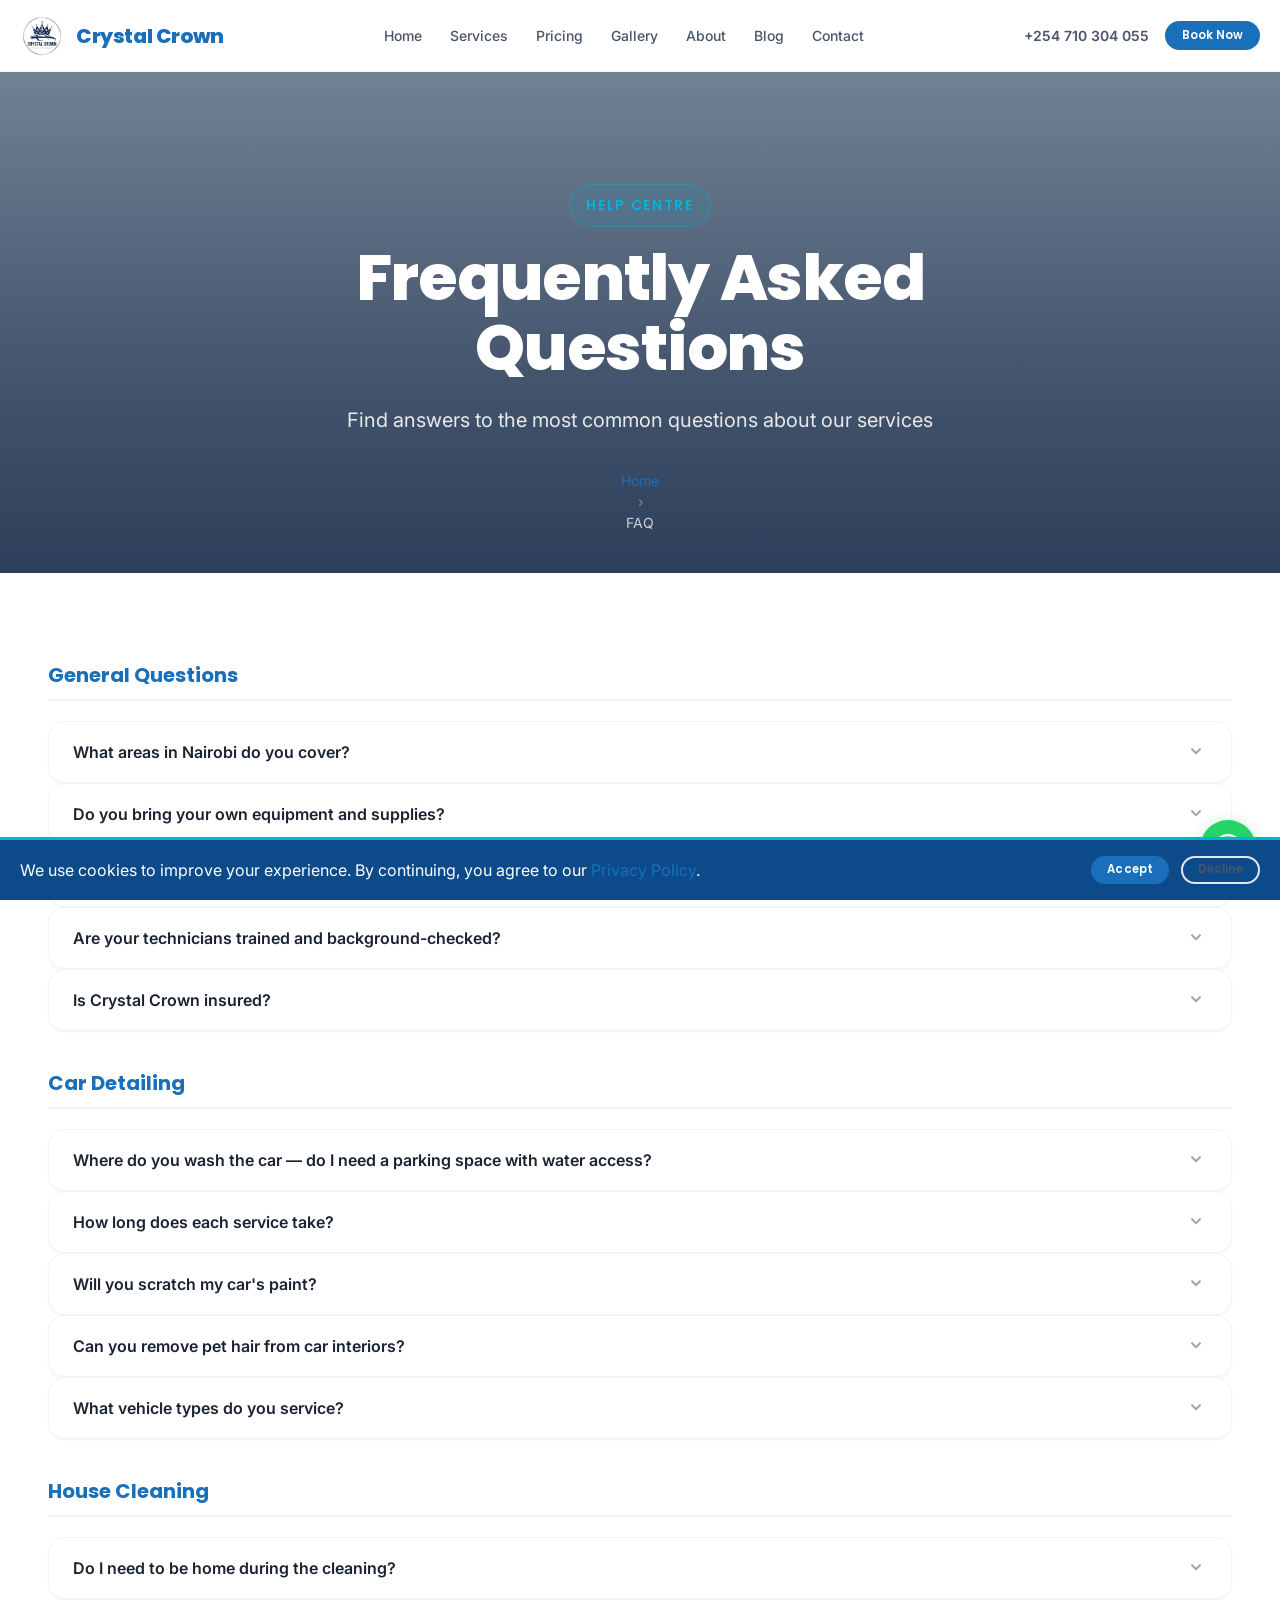
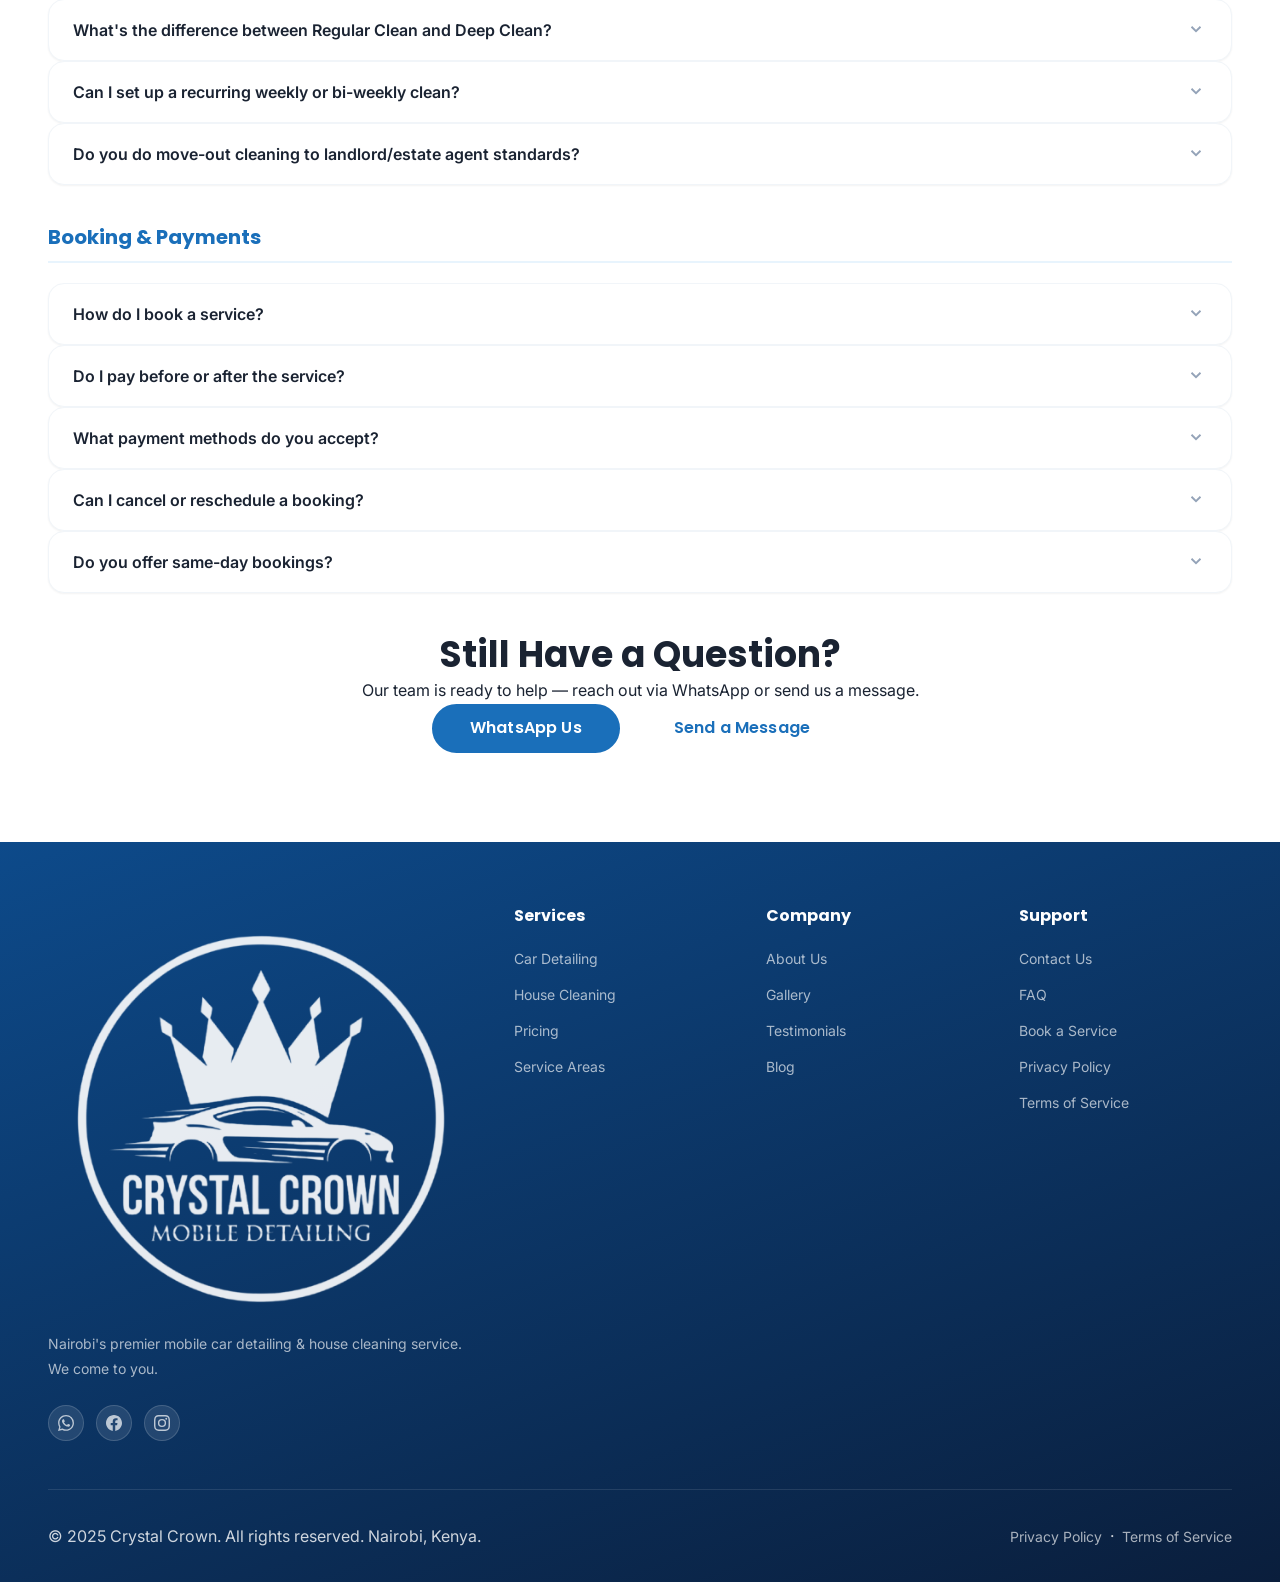
<file: faq.html>
<!DOCTYPE html>
<html lang="en">
<head>
  <meta charset="UTF-8">
  <meta name="viewport" content="width=device-width, initial-scale=1.0">
  <meta name="description" content="Frequently asked questions about Crystal Crown car detailing and house cleaning in Nairobi. Get answers before you book.">
  <meta property="og:title" content="FAQ | Crystal Crown Nairobi">
  <meta property="og:description" content="Answers to common questions about Crystal Crown mobile car detailing and house cleaning in Nairobi.">
  <meta property="og:type" content="website">
  <title>FAQ | Crystal Crown</title>
  <link rel="stylesheet" href="globals.css">
  <script src="globals.js" defer></script>
</head>
<body>

  <!-- ═══ HEADER ═══ -->
  <header class="header" role="banner">
    <nav class="nav" aria-label="Main navigation">
      <div class="nav__container">
        <a href="index.html" class="nav__logo">
          <img src="Assets/logo2.png" alt="Crystal Crown" class="nav__logo-img">
          <span class="nav__logo-text">Crystal Crown</span>
        </a>
        <ul class="nav__links" role="list">
          <li><a href="index.html" class="nav__link">Home</a></li>
          <li><a href="services.html" class="nav__link">Services</a></li>
          <li><a href="pricing.html" class="nav__link">Pricing</a></li>
          <li><a href="gallery.html" class="nav__link">Gallery</a></li>
          <li><a href="about.html" class="nav__link">About</a></li>
          <li><a href="blog.html" class="nav__link">Blog</a></li>
          <li><a href="contact.html" class="nav__link">Contact</a></li>
        </ul>
        <div class="nav__actions">
          <a href="tel:+254710304055" class="nav__phone" aria-label="Call Crystal Crown">+254 710 304 055</a>
          <a href="booking.html" class="btn btn--primary btn--sm">Book Now</a>
          <button class="nav__toggle" aria-label="Open navigation menu" aria-expanded="false" aria-controls="nav-mobile-panel">
            <span class="nav__toggle-bar"></span>
            <span class="nav__toggle-bar"></span>
            <span class="nav__toggle-bar"></span>
          </button>
        </div>
      </div>
      <div class="nav__mobile-panel" id="nav-mobile-panel" role="dialog" aria-label="Mobile navigation">
        <a href="index.html" class="nav__mobile-link">Home</a>
        <a href="services.html" class="nav__mobile-link">Services</a>
        <a href="pricing.html" class="nav__mobile-link">Pricing</a>
        <a href="gallery.html" class="nav__mobile-link">Gallery</a>
        <a href="about.html" class="nav__mobile-link">About</a>
        <a href="blog.html" class="nav__mobile-link">Blog</a>
        <a href="contact.html" class="nav__mobile-link">Contact</a>
        <div class="nav__mobile-cta"><a href="booking.html" class="btn btn--primary">Book a Service</a></div>
      </div>
      <div class="nav__backdrop" aria-hidden="true"></div>
    </nav>
  </header>

  <!-- ═══ HERO ═══ -->
  <section class="hero hero--short hero--image">
    <div class="hero__overlay"></div>
    <div class="hero__content container">
      <p class="hero__eyebrow">Help Centre</p>
      <h1 class="hero__title">Frequently Asked Questions</h1>
      <p class="hero__subtitle">Find answers to the most common questions about our services</p>
      <nav aria-label="Breadcrumb" class="breadcrumb">
        <ol class="breadcrumb__list" role="list">
          <li><a href="index.html" class="breadcrumb__link">Home</a></li>
          <li aria-hidden="true" class="breadcrumb__sep">›</li>
          <li aria-current="page" class="breadcrumb__current">FAQ</li>
        </ol>
      </nav>
    </div>
  </section>

  <main id="main-content">
    <section class="section section--surface">
      <div class="container">

        <!-- ─── GENERAL ─── -->
        <div class="faq-group reveal">
          <h2 class="faq-group__title">General Questions</h2>

          <div class="faq-item">
            <button class="faq-question" aria-expanded="false">
              What areas in Nairobi do you cover?
              <span class="faq-question__icon" aria-hidden="true">
                <svg width="18" height="18" viewBox="0 0 24 24" fill="none" stroke="currentColor" stroke-width="2.5"><polyline points="6 9 12 15 18 9"/></svg>
              </span>
            </button>
            <div class="faq-answer">
              <p>We currently cover 20+ neighborhoods across Nairobi including Westlands, Kilimani, Karen, Lavington, Parklands, CBD, Upper Hill, Runda, Gigiri, Muthaiga, Ruaka, Kasarani, Embakasi, Donholm, South B, South C, Lang'ata, Ngong Road, Kileleshwa, and Hurlingham. Visit our <a href="service-areas.html">Service Areas page</a> for the full list.</p>
            </div>
          </div>

          <div class="faq-item">
            <button class="faq-question" aria-expanded="false">
              Do you bring your own equipment and supplies?
              <span class="faq-question__icon" aria-hidden="true">
                <svg width="18" height="18" viewBox="0 0 24 24" fill="none" stroke="currentColor" stroke-width="2.5"><polyline points="6 9 12 15 18 9"/></svg>
              </span>
            </button>
            <div class="faq-answer">
              <p>Yes — 100%. Our teams arrive fully equipped with professional-grade tools, eco-friendly cleaning products, steam machines, vacuums, and water supply. You don't need to provide anything. We ask only that you ensure vehicle/home access at the agreed time.</p>
            </div>
          </div>

          <div class="faq-item">
            <button class="faq-question" aria-expanded="false">
              Are your cleaning products safe for children and pets?
              <span class="faq-question__icon" aria-hidden="true">
                <svg width="18" height="18" viewBox="0 0 24 24" fill="none" stroke="currentColor" stroke-width="2.5"><polyline points="6 9 12 15 18 9"/></svg>
              </span>
            </button>
            <div class="faq-answer">
              <p>Yes. We use biodegradable, non-toxic cleaning products that are safe for families, children, and pets. Our steam cleaning process uses only water — no harsh chemicals — making it ideal for households with sensitive occupants.</p>
            </div>
          </div>

          <div class="faq-item">
            <button class="faq-question" aria-expanded="false">
              Are your technicians trained and background-checked?
              <span class="faq-question__icon" aria-hidden="true">
                <svg width="18" height="18" viewBox="0 0 24 24" fill="none" stroke="currentColor" stroke-width="2.5"><polyline points="6 9 12 15 18 9"/></svg>
              </span>
            </button>
            <div class="faq-answer">
              <p>Absolutely. All Crystal Crown technicians undergo thorough background checks, reference verification, and multi-week training before their first assignment. They carry Crystal Crown ID badges and wear branded uniforms at all times.</p>
            </div>
          </div>

          <div class="faq-item">
            <button class="faq-question" aria-expanded="false">
              Is Crystal Crown insured?
              <span class="faq-question__icon" aria-hidden="true">
                <svg width="18" height="18" viewBox="0 0 24 24" fill="none" stroke="currentColor" stroke-width="2.5"><polyline points="6 9 12 15 18 9"/></svg>
              </span>
            </button>
            <div class="faq-answer">
              <p>Yes. Crystal Crown is fully insured for public liability. In the unlikely event of damage caused by our team, we will assess and compensate accordingly. We take pride in our careful, professional approach — incidents are extremely rare.</p>
            </div>
          </div>
        </div>

        <!-- ─── CAR DETAILING ─── -->
        <div class="faq-group reveal">
          <h2 class="faq-group__title">Car Detailing</h2>

          <div class="faq-item">
            <button class="faq-question" aria-expanded="false">
              Where do you wash the car — do I need a parking space with water access?
              <span class="faq-question__icon" aria-hidden="true">
                <svg width="18" height="18" viewBox="0 0 24 24" fill="none" stroke="currentColor" stroke-width="2.5"><polyline points="6 9 12 15 18 9"/></svg>
              </span>
            </button>
            <div class="faq-answer">
              <p>We bring our own water supply — you don't need to provide water access. A standard parking space (or driveway, compound, or open area) is all we need. We work in apartments, gated estates, office car parks, and on the street — wherever your vehicle is located.</p>
            </div>
          </div>

          <div class="faq-item">
            <button class="faq-question" aria-expanded="false">
              How long does each service take?
              <span class="faq-question__icon" aria-hidden="true">
                <svg width="18" height="18" viewBox="0 0 24 24" fill="none" stroke="currentColor" stroke-width="2.5"><polyline points="6 9 12 15 18 9"/></svg>
              </span>
            </button>
            <div class="faq-answer">
              <p>Duration varies by service: Exterior Wash (25–40 min), Interior Cleaning (30–50 min), Waxing &amp; Polishing (45–60 min), Steam Cleaning (45–60 min), Engine Bay (30–45 min), Full Detailing Package (90–120 min). Actual time depends on vehicle size and condition.</p>
            </div>
          </div>

          <div class="faq-item">
            <button class="faq-question" aria-expanded="false">
              Will you scratch my car's paint?
              <span class="faq-question__icon" aria-hidden="true">
                <svg width="18" height="18" viewBox="0 0 24 24" fill="none" stroke="currentColor" stroke-width="2.5"><polyline points="6 9 12 15 18 9"/></svg>
              </span>
            </button>
            <div class="faq-answer">
              <p>No. We use soft microfibre cloths, pH-balanced shampoos, and foam-first washing techniques specifically designed to prevent swirl marks and scratches. Our waxing process actually reduces existing light swirls. We treat every vehicle as if it were our own.</p>
            </div>
          </div>

          <div class="faq-item">
            <button class="faq-question" aria-expanded="false">
              Can you remove pet hair from car interiors?
              <span class="faq-question__icon" aria-hidden="true">
                <svg width="18" height="18" viewBox="0 0 24 24" fill="none" stroke="currentColor" stroke-width="2.5"><polyline points="6 9 12 15 18 9"/></svg>
              </span>
            </button>
            <div class="faq-answer">
              <p>Yes! Pet hair removal is available as an add-on service for car interiors. Our technicians use specialized rubber brushes and high-powered vacuums to extract embedded pet hair from seats and carpets. Add this when booking for best results.</p>
            </div>
          </div>

          <div class="faq-item">
            <button class="faq-question" aria-expanded="false">
              What vehicle types do you service?
              <span class="faq-question__icon" aria-hidden="true">
                <svg width="18" height="18" viewBox="0 0 24 24" fill="none" stroke="currentColor" stroke-width="2.5"><polyline points="6 9 12 15 18 9"/></svg>
              </span>
            </button>
            <div class="faq-answer">
              <p>We service all vehicle types: saloons, medium SUVs, large SUVs, trucks, pickup vans, buses, and minibuses. Pricing varies by vehicle size — larger vehicles take more time and materials. Fleet pricing available for 3+ vehicles.</p>
            </div>
          </div>
        </div>

        <!-- ─── HOUSE CLEANING ─── -->
        <div class="faq-group reveal">
          <h2 class="faq-group__title">House Cleaning</h2>

          <div class="faq-item">
            <button class="faq-question" aria-expanded="false">
              Do I need to be home during the cleaning?
              <span class="faq-question__icon" aria-hidden="true">
                <svg width="18" height="18" viewBox="0 0 24 24" fill="none" stroke="currentColor" stroke-width="2.5"><polyline points="6 9 12 15 18 9"/></svg>
              </span>
            </button>
            <div class="faq-answer">
              <p>Not necessarily. Many clients provide key access or a gate code and aren't present during the clean. Our background-checked team is fully trusted to work unsupervised. We recommend being present for the first visit to walk through your preferences — after that it's entirely up to you.</p>
            </div>
          </div>

          <div class="faq-item">
            <button class="faq-question" aria-expanded="false">
              What's the difference between Regular Clean and Deep Clean?
              <span class="faq-question__icon" aria-hidden="true">
                <svg width="18" height="18" viewBox="0 0 24 24" fill="none" stroke="currentColor" stroke-width="2.5"><polyline points="6 9 12 15 18 9"/></svg>
              </span>
            </button>
            <div class="faq-answer">
              <p>A Regular Clean covers the visible surfaces — dusting, vacuuming, mopping, kitchen surfaces, bathrooms, and rubbish. A Deep Clean includes all of that plus inside appliances (oven, fridge), inside cupboards and drawers, grout scrubbing, skirting boards, light fixtures, and window interiors. We recommend a Deep Clean for first-time clients or quarterly maintenance.</p>
            </div>
          </div>

          <div class="faq-item">
            <button class="faq-question" aria-expanded="false">
              Can I set up a recurring weekly or bi-weekly clean?
              <span class="faq-question__icon" aria-hidden="true">
                <svg width="18" height="18" viewBox="0 0 24 24" fill="none" stroke="currentColor" stroke-width="2.5"><polyline points="6 9 12 15 18 9"/></svg>
              </span>
            </button>
            <div class="faq-answer">
              <p>Absolutely — and it's cheaper! Regular clients get up to 15% off. We'll assign you a dedicated cleaner who learns your home and preferences. You can book weekly, bi-weekly, or monthly recurring services. Manage everything via WhatsApp or our booking form.</p>
            </div>
          </div>

          <div class="faq-item">
            <button class="faq-question" aria-expanded="false">
              Do you do move-out cleaning to landlord/estate agent standards?
              <span class="faq-question__icon" aria-hidden="true">
                <svg width="18" height="18" viewBox="0 0 24 24" fill="none" stroke="currentColor" stroke-width="2.5"><polyline points="6 9 12 15 18 9"/></svg>
              </span>
            </button>
            <div class="faq-answer">
              <p>Yes — our Move-In / Move-Out service is specifically designed for deposit-return cleaning. We follow a comprehensive checklist covering all areas landlords and estate agents inspect. Many clients report getting their full deposit back after our clean.</p>
            </div>
          </div>
        </div>

        <!-- ─── BOOKING & PAYMENTS ─── -->
        <div class="faq-group reveal">
          <h2 class="faq-group__title">Booking &amp; Payments</h2>

          <div class="faq-item">
            <button class="faq-question" aria-expanded="false">
              How do I book a service?
              <span class="faq-question__icon" aria-hidden="true">
                <svg width="18" height="18" viewBox="0 0 24 24" fill="none" stroke="currentColor" stroke-width="2.5"><polyline points="6 9 12 15 18 9"/></svg>
              </span>
            </button>
            <div class="faq-answer">
              <p>Three ways: (1) Use our online <a href="booking.html">booking form</a> — takes under 2 minutes; (2) WhatsApp us at <a href="https://wa.me/254710304055">+254 710 304 055</a>; (3) Call us directly on the same number. We confirm within 30 minutes and send a reminder the evening before.</p>
            </div>
          </div>

          <div class="faq-item">
            <button class="faq-question" aria-expanded="false">
              Do I pay before or after the service?
              <span class="faq-question__icon" aria-hidden="true">
                <svg width="18" height="18" viewBox="0 0 24 24" fill="none" stroke="currentColor" stroke-width="2.5"><polyline points="6 9 12 15 18 9"/></svg>
              </span>
            </button>
            <div class="faq-answer">
              <p>Payment is after the service is complete and you're satisfied. No deposits required for standard bookings. For large commercial jobs or same-day emergency bookings, a small deposit may be requested.</p>
            </div>
          </div>

          <div class="faq-item">
            <button class="faq-question" aria-expanded="false">
              What payment methods do you accept?
              <span class="faq-question__icon" aria-hidden="true">
                <svg width="18" height="18" viewBox="0 0 24 24" fill="none" stroke="currentColor" stroke-width="2.5"><polyline points="6 9 12 15 18 9"/></svg>
              </span>
            </button>
            <div class="faq-answer">
              <p>We accept M-Pesa (most common), cash, and bank transfer. Our M-Pesa Paybill/Till number will be included in your booking confirmation. Receipts are sent via WhatsApp or email upon request.</p>
            </div>
          </div>

          <div class="faq-item">
            <button class="faq-question" aria-expanded="false">
              Can I cancel or reschedule a booking?
              <span class="faq-question__icon" aria-hidden="true">
                <svg width="18" height="18" viewBox="0 0 24 24" fill="none" stroke="currentColor" stroke-width="2.5"><polyline points="6 9 12 15 18 9"/></svg>
              </span>
            </button>
            <div class="faq-answer">
              <p>Yes — please cancel or reschedule at least 2 hours before your booking time at no charge. Last-minute cancellations (within 1 hour) may incur a small admin fee on repeat occurrences. WhatsApp us to reschedule — it takes 30 seconds.</p>
            </div>
          </div>

          <div class="faq-item">
            <button class="faq-question" aria-expanded="false">
              Do you offer same-day bookings?
              <span class="faq-question__icon" aria-hidden="true">
                <svg width="18" height="18" viewBox="0 0 24 24" fill="none" stroke="currentColor" stroke-width="2.5"><polyline points="6 9 12 15 18 9"/></svg>
              </span>
            </button>
            <div class="faq-answer">
              <p>Yes, subject to availability. WhatsApp us directly for same-day requests as these are handled faster than the online form. Same-day availability varies by day and location — we recommend booking at least the evening before for best slot options.</p>
            </div>
          </div>
        </div>

        <!-- ─── STILL HAVE QUESTIONS ─── -->
        <div class="faq-cta text-center reveal">
          <h2>Still Have a Question?</h2>
          <p>Our team is ready to help — reach out via WhatsApp or send us a message.</p>
          <div class="hero__actions">
            <a href="https://wa.me/254710304055" class="btn btn--primary btn--lg" target="_blank" rel="noopener noreferrer" aria-label="WhatsApp Crystal Crown">WhatsApp Us</a>
            <a href="contact.html" class="btn btn--outline btn--lg">Send a Message</a>
          </div>
        </div>

      </div>
    </section>
  </main>

  <!-- ═══ FOOTER ═══ -->
  <footer class="footer">
    <div class="container">
      <div class="footer__grid">
        <div class="footer__brand">
          <a href="index.html" class="footer__logo" aria-label="Crystal Crown home">
            <img src="Assets/logo2.png" alt="Crystal Crown logo" loading="lazy">
          </a>
          <p class="footer__tagline">Nairobi's premier mobile car detailing &amp; house cleaning service. We come to you.</p>
          <div class="footer__social">
            <a href="https://wa.me/254710304055" class="footer__social-link" aria-label="WhatsApp" target="_blank" rel="noopener noreferrer">
              <svg width="20" height="20" viewBox="0 0 24 24" fill="currentColor" aria-hidden="true"><path d="M17.472 14.382c-.297-.149-1.758-.867-2.03-.967-.273-.099-.471-.148-.67.15-.197.297-.767.966-.94 1.164-.173.199-.347.223-.644.075-.297-.15-1.255-.463-2.39-1.475-.883-.788-1.48-1.761-1.653-2.059-.173-.297-.018-.458.13-.606.134-.133.298-.347.446-.52.149-.174.198-.298.298-.497.099-.198.05-.371-.025-.52-.075-.149-.669-1.612-.916-2.207-.242-.579-.487-.5-.669-.51-.173-.008-.371-.01-.57-.01-.198 0-.52.074-.792.372-.272.297-1.04 1.016-1.04 2.479 0 1.462 1.065 2.875 1.213 3.074.149.198 2.096 3.2 5.077 4.487.709.306 1.262.489 1.694.625.712.227 1.36.195 1.871.118.571-.085 1.758-.719 2.006-1.413.248-.694.248-1.289.173-1.413-.074-.124-.272-.198-.57-.347m-5.421 7.403h-.004a9.87 9.87 0 01-5.031-1.378l-.361-.214-3.741.982.998-3.648-.235-.374a9.86 9.86 0 01-1.51-5.26c.001-5.45 4.436-9.884 9.888-9.884 2.64 0 5.122 1.03 6.988 2.898a9.825 9.825 0 012.893 6.994c-.003 5.45-4.437 9.884-9.885 9.884m8.413-18.297A11.815 11.815 0 0012.05 0C5.495 0 .16 5.335.157 11.892c0 2.096.547 4.142 1.588 5.945L.057 24l6.305-1.654a11.882 11.882 0 005.683 1.448h.005c6.554 0 11.89-5.335 11.893-11.893a11.821 11.821 0 00-3.48-8.413z"/></svg>
            </a>
            <a href="#" class="footer__social-link" aria-label="Facebook" target="_blank" rel="noopener noreferrer">
              <svg width="20" height="20" viewBox="0 0 24 24" fill="currentColor" aria-hidden="true"><path d="M24 12.073c0-6.627-5.373-12-12-12s-12 5.373-12 12c0 5.99 4.388 10.954 10.125 11.854v-8.385H7.078v-3.47h3.047V9.43c0-3.007 1.792-4.669 4.533-4.669 1.312 0 2.686.235 2.686.235v2.953H15.83c-1.491 0-1.956.925-1.956 1.874v2.25h3.328l-.532 3.47h-2.796v8.385C19.612 23.027 24 18.062 24 12.073z"/></svg>
            </a>
            <a href="#" class="footer__social-link" aria-label="Instagram" target="_blank" rel="noopener noreferrer">
              <svg width="20" height="20" viewBox="0 0 24 24" fill="currentColor" aria-hidden="true"><path d="M12 2.163c3.204 0 3.584.012 4.85.07 3.252.148 4.771 1.691 4.919 4.919.058 1.265.069 1.645.069 4.849 0 3.205-.012 3.584-.069 4.849-.149 3.225-1.664 4.771-4.919 4.919-1.266.058-1.644.07-4.85.07-3.204 0-3.584-.012-4.849-.07-3.26-.149-4.771-1.699-4.919-4.92-.058-1.265-.07-1.644-.07-4.849 0-3.204.013-3.583.07-4.849.149-3.227 1.664-4.771 4.919-4.919 1.266-.057 1.645-.069 4.849-.069zM12 0C8.741 0 8.333.014 7.053.072 2.695.272.273 2.69.073 7.052.014 8.333 0 8.741 0 12c0 3.259.014 3.668.072 4.948.2 4.358 2.618 6.78 6.98 6.98C8.333 23.986 8.741 24 12 24c3.259 0 3.668-.014 4.948-.072 4.354-.2 6.782-2.618 6.979-6.98.059-1.28.073-1.689.073-4.948 0-3.259-.014-3.667-.072-4.947-.196-4.354-2.617-6.78-6.979-6.98C15.668.014 15.259 0 12 0zm0 5.838a6.162 6.162 0 100 12.324 6.162 6.162 0 000-12.324zM12 16a4 4 0 110-8 4 4 0 010 8zm6.406-11.845a1.44 1.44 0 100 2.881 1.44 1.44 0 000-2.881z"/></svg>
            </a>
          </div>
        </div>

        <div>
          <h3 class="footer__col-title">Services</h3>
          <ul class="footer__col-links" role="list">
            <li><a href="services.html" class="footer__col-link">Car Detailing</a></li>
            <li><a href="services.html#house-cleaning" class="footer__col-link">House Cleaning</a></li>
            <li><a href="pricing.html" class="footer__col-link">Pricing</a></li>
            <li><a href="service-areas.html" class="footer__col-link">Service Areas</a></li>
          </ul>
        </div>

        <div>
          <h3 class="footer__col-title">Company</h3>
          <ul class="footer__col-links" role="list">
            <li><a href="about.html" class="footer__col-link">About Us</a></li>
            <li><a href="gallery.html" class="footer__col-link">Gallery</a></li>
            <li><a href="testimonials.html" class="footer__col-link">Testimonials</a></li>
            <li><a href="blog.html" class="footer__col-link">Blog</a></li>
          </ul>
        </div>

        <div>
          <h3 class="footer__col-title">Support</h3>
          <ul class="footer__col-links" role="list">
            <li><a href="contact.html" class="footer__col-link">Contact Us</a></li>
            <li><a href="faq.html" class="footer__col-link">FAQ</a></li>
            <li><a href="booking.html" class="footer__col-link">Book a Service</a></li>
            <li><a href="privacy-policy.html" class="footer__col-link">Privacy Policy</a></li>
            <li><a href="terms-of-service.html" class="footer__col-link">Terms of Service</a></li>
          </ul>
        </div>
      </div>

      <div class="footer__bottom">
        <p>&copy; 2025 Crystal Crown. All rights reserved. Nairobi, Kenya.</p>
        <p>
          <a href="privacy-policy.html" class="footer__col-link">Privacy Policy</a> &nbsp;·&nbsp;
          <a href="terms-of-service.html" class="footer__col-link">Terms of Service</a>
        </p>
      </div>
    </div>
  </footer>

  <!-- WhatsApp Widget -->
  <div class="whatsapp-widget" id="whatsapp-widget">
    <div class="whatsapp-widget__bubble" id="whatsapp-bubble" aria-hidden="true">
      <p>Still have a question? Ask us on WhatsApp!</p>
      <a href="https://wa.me/254710304055" class="btn btn--primary btn--sm" target="_blank" rel="noopener noreferrer">Start Chat</a>
    </div>
    <button class="whatsapp-widget__btn" id="whatsapp-btn" aria-label="Open WhatsApp chat" aria-expanded="false">
      <svg width="28" height="28" viewBox="0 0 24 24" fill="currentColor" aria-hidden="true"><path d="M17.472 14.382c-.297-.149-1.758-.867-2.03-.967-.273-.099-.471-.148-.67.15-.197.297-.767.966-.94 1.164-.173.199-.347.223-.644.075-.297-.15-1.255-.463-2.39-1.475-.883-.788-1.48-1.761-1.653-2.059-.173-.297-.018-.458.13-.606.134-.133.298-.347.446-.52.149-.174.198-.298.298-.497.099-.198.05-.371-.025-.52-.075-.149-.669-1.612-.916-2.207-.242-.579-.487-.5-.669-.51-.173-.008-.371-.01-.57-.01-.198 0-.52.074-.792.372-.272.297-1.04 1.016-1.04 2.479 0 1.462 1.065 2.875 1.213 3.074.149.198 2.096 3.2 5.077 4.487.709.306 1.262.489 1.694.625.712.227 1.36.195 1.871.118.571-.085 1.758-.719 2.006-1.413.248-.694.248-1.289.173-1.413-.074-.124-.272-.198-.57-.347m-5.421 7.403h-.004a9.87 9.87 0 01-5.031-1.378l-.361-.214-3.741.982.998-3.648-.235-.374a9.86 9.86 0 01-1.51-5.26c.001-5.45 4.436-9.884 9.888-9.884 2.64 0 5.122 1.03 6.988 2.898a9.825 9.825 0 012.893 6.994c-.003 5.45-4.437 9.884-9.885 9.884m8.413-18.297A11.815 11.815 0 0012.05 0C5.495 0 .16 5.335.157 11.892c0 2.096.547 4.142 1.588 5.945L.057 24l6.305-1.654a11.882 11.882 0 005.683 1.448h.005c6.554 0 11.89-5.335 11.893-11.893a11.821 11.821 0 00-3.48-8.413z"/></svg>
    </button>
  </div>

  <!-- Back to Top -->
  <button class="back-to-top" id="back-to-top" aria-label="Back to top">
    <svg width="20" height="20" viewBox="0 0 24 24" fill="none" stroke="currentColor" stroke-width="2.5" aria-hidden="true"><polyline points="18 15 12 9 6 15"/></svg>
  </button>

  <!-- Cookie Banner -->
  <div class="cookie-banner" id="cookie-banner" role="region" aria-label="Cookie consent">
    <p>We use cookies to improve your experience. By continuing, you agree to our <a href="privacy-policy.html">Privacy Policy</a>.</p>
    <div class="cookie-banner__actions">
      <button class="btn btn--primary btn--sm" id="cookie-accept">Accept</button>
      <button class="btn btn--ghost btn--sm" id="cookie-decline">Decline</button>
    </div>
  </div>

</body>
</html>
</file>
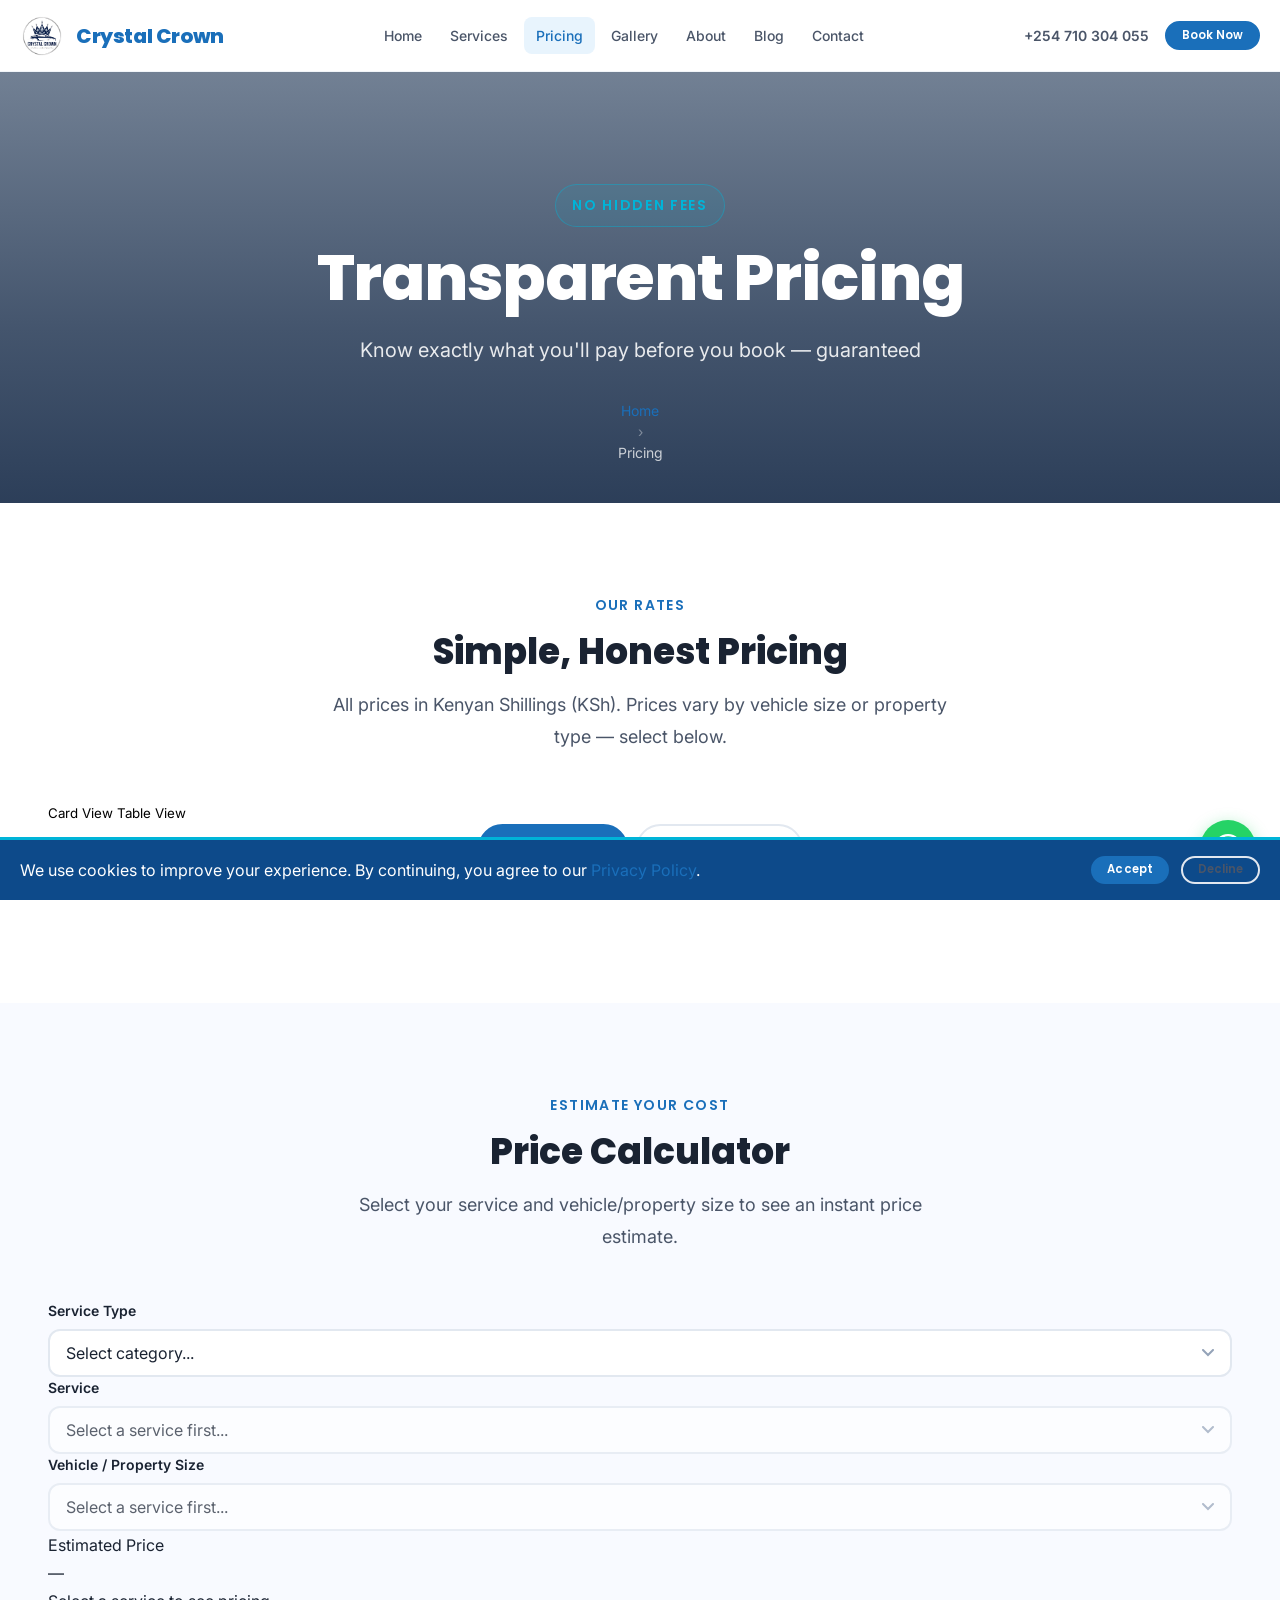
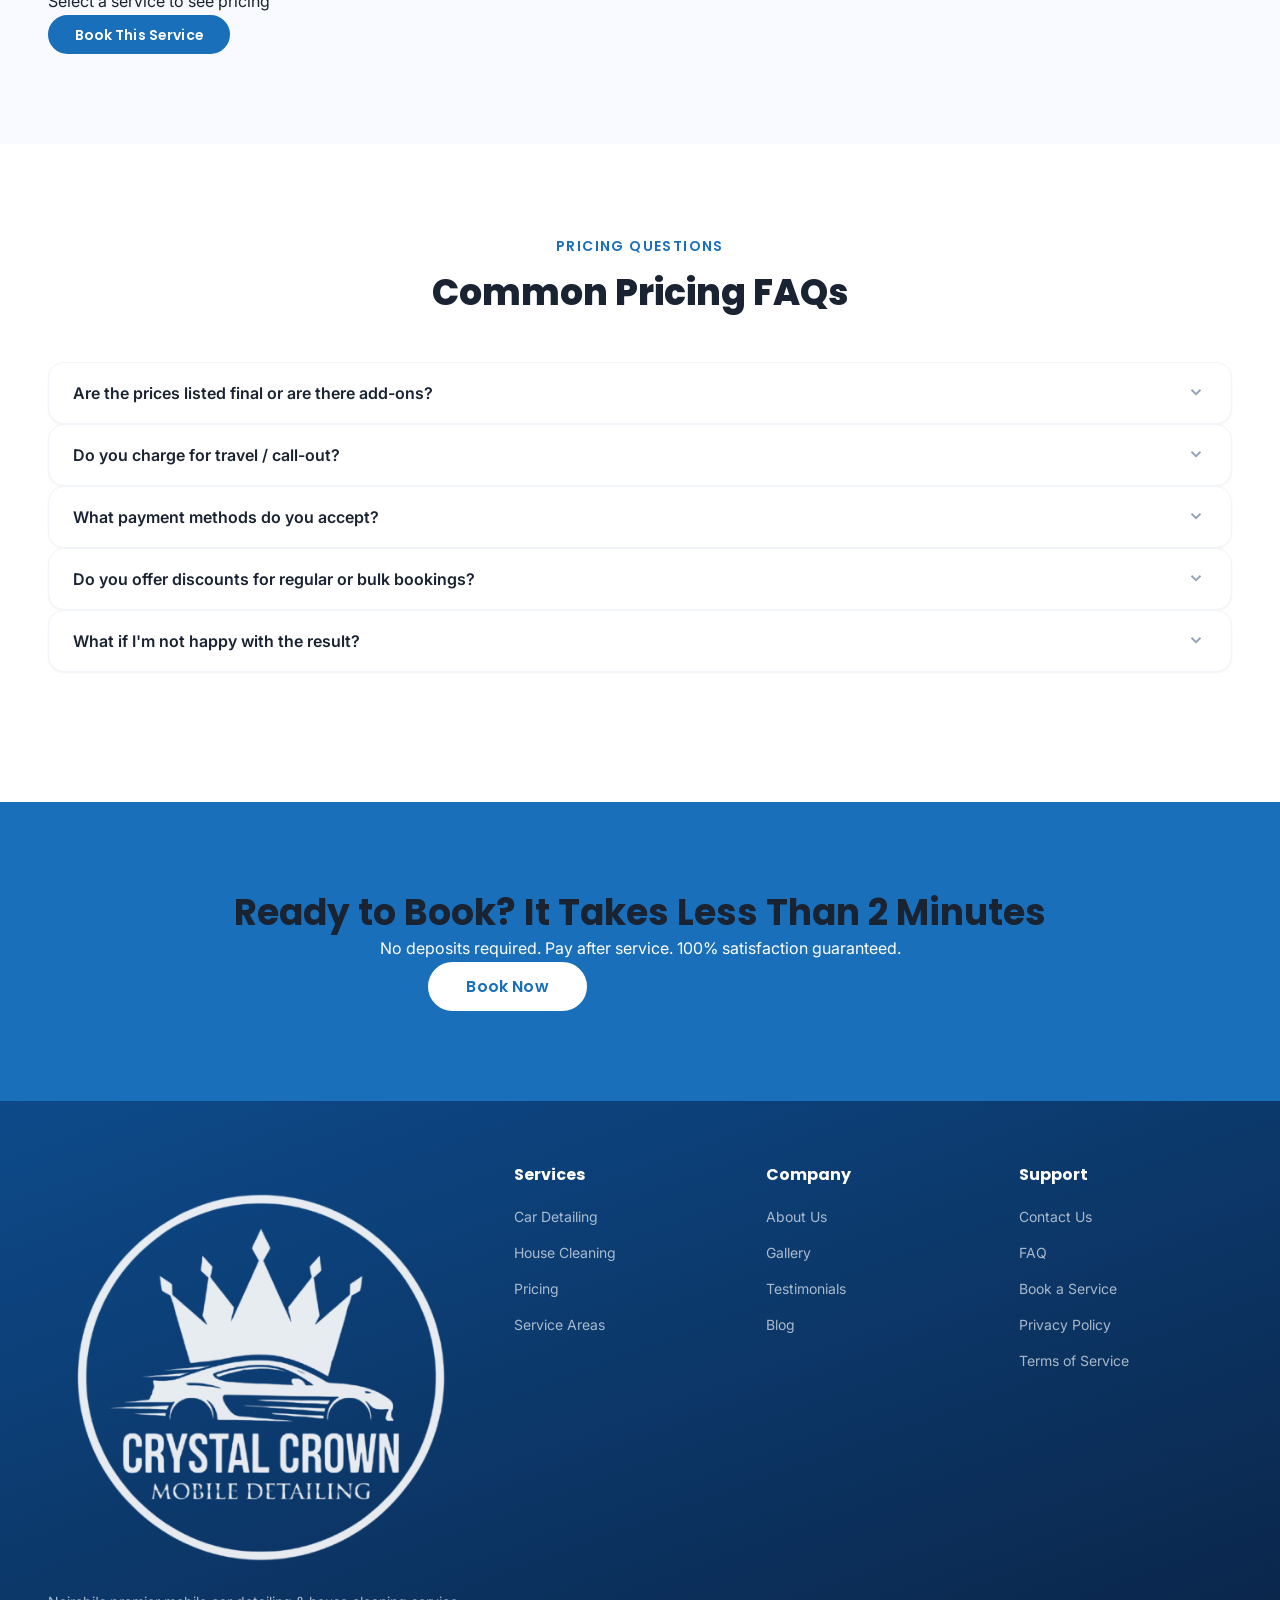
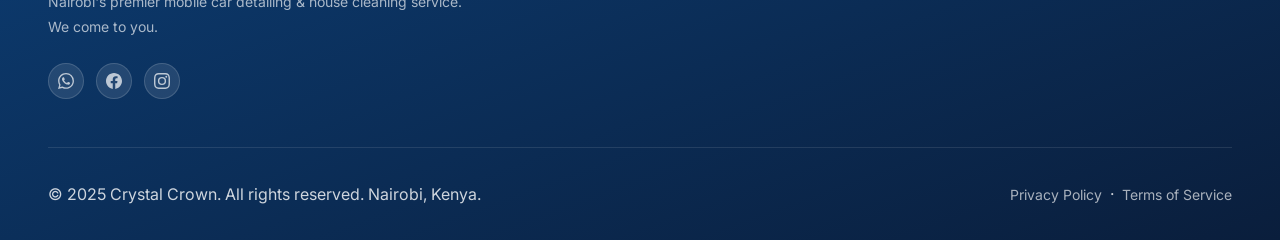
<file: pricing.html>
<!DOCTYPE html>
<html lang="en">
<head>
  <meta charset="UTF-8">
  <meta name="viewport" content="width=device-width, initial-scale=1.0">
  <meta name="description" content="Crystal Crown transparent pricing for car detailing and house cleaning in Nairobi. No hidden fees — see prices before you book.">
  <meta property="og:title" content="Pricing | Crystal Crown Nairobi">
  <meta property="og:description" content="Transparent, no-surprise pricing for car detailing and house cleaning across Nairobi, Kenya.">
  <meta property="og:type" content="website">
  <title>Pricing | Crystal Crown</title>
  <link rel="stylesheet" href="globals.css">
  <script src="globals.js" defer></script>
</head>
<body>

<header class="header" role="banner">
  <nav class="nav" aria-label="Main navigation">
    <div class="nav__container">
      <a href="index.html" class="nav__logo">
        <img src="Assets/logo2.png" alt="Crystal Crown" class="nav__logo-img">
        <span class="nav__logo-text">Crystal Crown</span>
      </a>
      <ul class="nav__links" role="list">
        <li><a href="index.html" class="nav__link">Home</a></li>
        <li><a href="services.html" class="nav__link">Services</a></li>
        <li><a href="pricing.html" class="nav__link">Pricing</a></li>
        <li><a href="gallery.html" class="nav__link">Gallery</a></li>
        <li><a href="about.html" class="nav__link">About</a></li>
        <li><a href="blog.html" class="nav__link">Blog</a></li>
        <li><a href="contact.html" class="nav__link">Contact</a></li>
      </ul>
      <div class="nav__actions">
        <a href="tel:+254710304055" class="nav__phone" aria-label="Call Crystal Crown">+254 710 304 055</a>
        <a href="booking.html" class="btn btn--primary btn--sm">Book Now</a>
        <button class="nav__toggle" aria-label="Open navigation menu" aria-expanded="false" aria-controls="nav-mobile-panel">
          <span class="nav__toggle-bar"></span>
          <span class="nav__toggle-bar"></span>
          <span class="nav__toggle-bar"></span>
        </button>
      </div>
    </div>
    <div class="nav__mobile-panel" id="nav-mobile-panel" role="dialog" aria-label="Mobile navigation">
      <a href="index.html" class="nav__mobile-link">Home</a>
      <a href="services.html" class="nav__mobile-link">Services</a>
      <a href="pricing.html" class="nav__mobile-link">Pricing</a>
      <a href="gallery.html" class="nav__mobile-link">Gallery</a>
      <a href="about.html" class="nav__mobile-link">About</a>
      <a href="blog.html" class="nav__mobile-link">Blog</a>
      <a href="contact.html" class="nav__mobile-link">Contact</a>
      <div class="nav__mobile-cta"><a href="booking.html" class="btn btn--primary">Book a Service</a></div>
    </div>
    <div class="nav__backdrop" aria-hidden="true"></div>
  </nav>
</header>

  <!-- ═══ HERO ═══ -->
  <section class="hero hero--short hero--image">
    <div class="hero__overlay"></div>
    <div class="hero__content container">
      <p class="hero__eyebrow">No Hidden Fees</p>
      <h1 class="hero__title">Transparent Pricing</h1>
      <p class="hero__subtitle">Know exactly what you'll pay before you book — guaranteed</p>
      <nav aria-label="Breadcrumb" class="breadcrumb">
        <ol class="breadcrumb__list" role="list">
          <li><a href="index.html" class="breadcrumb__link">Home</a></li>
          <li aria-hidden="true" class="breadcrumb__sep">›</li>
          <li aria-current="page" class="breadcrumb__current">Pricing</li>
        </ol>
      </nav>
    </div>
  </section>

  <main id="main-content">

    <!-- ═══ VIEW TOGGLE ═══ -->
    <section class="section section--surface">
      <div class="container">
        <div class="section__header text-center reveal">
          <p class="section__eyebrow">Our Rates</p>
          <h2 class="section__title">Simple, Honest Pricing</h2>
          <p class="section__subtitle">All prices in Kenyan Shillings (KSh). Prices vary by vehicle size or property type — select below.</p>
        </div>

        <div class="pricing-view-toggle reveal" role="group" aria-label="Pricing view">
          <button class="pricing-toggle-btn pricing-toggle-btn--active" data-view="cards" aria-pressed="true">Card View</button>
          <button class="pricing-toggle-btn" data-view="table" aria-pressed="false">Table View</button>
        </div>

        <!-- ─── SERVICE TABS ─── -->
        <div class="tabs reveal" data-tabs>
          <div class="tabs__nav" role="tablist" aria-label="Service category pricing">
            <button class="tab-btn tab-btn--active" role="tab" aria-selected="true" data-tab="car-pricing" aria-controls="car-pricing-panel" id="tab-car-pricing">Car Detailing</button>
            <button class="tab-btn" role="tab" aria-selected="false" data-tab="house-pricing" aria-controls="house-pricing-panel" id="tab-house-pricing">House Cleaning</button>
          </div>

          <!-- ─── CAR DETAILING CARDS VIEW ─── -->
          <div class="tab-panel tab-panel--active" id="car-pricing-panel" role="tabpanel" aria-labelledby="tab-car-pricing">
            <div class="pricing-cards-view">
              <div class="grid-3">

                <article class="pricing-card">
                  <div class="pricing-card__header">
                    <h3 class="pricing-card__title">Exterior Wash</h3>
                    <p class="pricing-card__duration">25–40 min</p>
                  </div>
                  <div class="pricing-card__price">
                    <span class="pricing-card__from">from</span>
                    <span class="pricing-card__amount">KSh 500</span>
                  </div>
                  <ul class="pricing-card__features" role="list">
                    <li>Hand wash exterior</li>
                    <li>Wheel &amp; tyre clean</li>
                    <li>Window streak-free clean</li>
                    <li>Door jamb wipe-down</li>
                  </ul>
                  <div class="pricing-card__tiers">
                    <div class="pricing-tier"><span>Saloon</span><strong>KSh 500</strong></div>
                    <div class="pricing-tier"><span>Medium SUV</span><strong>KSh 700</strong></div>
                    <div class="pricing-tier"><span>Large SUV/Truck</span><strong>KSh 900</strong></div>
                  </div>
                  <a href="booking.html" class="btn btn--outline">Book This</a>
                </article>

                <article class="pricing-card">
                  <div class="pricing-card__header">
                    <h3 class="pricing-card__title">Interior Cleaning</h3>
                    <p class="pricing-card__duration">30–50 min</p>
                  </div>
                  <div class="pricing-card__price">
                    <span class="pricing-card__from">from</span>
                    <span class="pricing-card__amount">KSh 800</span>
                  </div>
                  <ul class="pricing-card__features" role="list">
                    <li>Vacuum seats &amp; carpet</li>
                    <li>Dashboard &amp; console wipe</li>
                    <li>Door panels &amp; pockets</li>
                    <li>Air vents &amp; cup holders</li>
                  </ul>
                  <div class="pricing-card__tiers">
                    <div class="pricing-tier"><span>Saloon</span><strong>KSh 800</strong></div>
                    <div class="pricing-tier"><span>Medium SUV</span><strong>KSh 1,100</strong></div>
                    <div class="pricing-tier"><span>Large SUV/Truck</span><strong>KSh 1,400</strong></div>
                  </div>
                  <a href="booking.html" class="btn btn--outline">Book This</a>
                </article>

                <article class="pricing-card">
                  <div class="pricing-card__header">
                    <h3 class="pricing-card__title">Waxing &amp; Polishing</h3>
                    <p class="pricing-card__duration">45–60 min</p>
                  </div>
                  <div class="pricing-card__price">
                    <span class="pricing-card__from">from</span>
                    <span class="pricing-card__amount">KSh 1,200</span>
                  </div>
                  <ul class="pricing-card__features" role="list">
                    <li>Machine polish</li>
                    <li>Carnauba wax coat</li>
                    <li>Paint swirl reduction</li>
                    <li>UV protection</li>
                  </ul>
                  <div class="pricing-card__tiers">
                    <div class="pricing-tier"><span>Saloon</span><strong>KSh 1,200</strong></div>
                    <div class="pricing-tier"><span>Medium SUV</span><strong>KSh 1,600</strong></div>
                    <div class="pricing-tier"><span>Large SUV/Truck</span><strong>KSh 2,000</strong></div>
                  </div>
                  <a href="booking.html" class="btn btn--outline">Book This</a>
                </article>

                <article class="pricing-card">
                  <div class="pricing-card__header">
                    <h3 class="pricing-card__title">Steam Cleaning</h3>
                    <p class="pricing-card__duration">45–60 min</p>
                  </div>
                  <div class="pricing-card__price">
                    <span class="pricing-card__from">from</span>
                    <span class="pricing-card__amount">KSh 1,500</span>
                  </div>
                  <ul class="pricing-card__features" role="list">
                    <li>High-temp steam sanitise</li>
                    <li>Seat fabric deep clean</li>
                    <li>Odour elimination</li>
                    <li>Bacteria &amp; mould treatment</li>
                  </ul>
                  <div class="pricing-card__tiers">
                    <div class="pricing-tier"><span>Saloon</span><strong>KSh 1,500</strong></div>
                    <div class="pricing-tier"><span>Medium SUV</span><strong>KSh 2,000</strong></div>
                    <div class="pricing-tier"><span>Large SUV/Truck</span><strong>KSh 2,500</strong></div>
                  </div>
                  <a href="booking.html" class="btn btn--outline">Book This</a>
                </article>

                <article class="pricing-card">
                  <div class="pricing-card__header">
                    <h3 class="pricing-card__title">Engine Bay Cleaning</h3>
                    <p class="pricing-card__duration">30–45 min</p>
                  </div>
                  <div class="pricing-card__price">
                    <span class="pricing-card__from">from</span>
                    <span class="pricing-card__amount">KSh 1,500</span>
                  </div>
                  <ul class="pricing-card__features" role="list">
                    <li>Degreaser application</li>
                    <li>Pressure rinse</li>
                    <li>Engine bay detail</li>
                    <li>Plastic &amp; hose dressing</li>
                  </ul>
                  <div class="pricing-card__tiers">
                    <div class="pricing-tier"><span>Saloon</span><strong>KSh 1,500</strong></div>
                    <div class="pricing-tier"><span>Medium SUV</span><strong>KSh 1,800</strong></div>
                    <div class="pricing-tier"><span>Large SUV/Truck</span><strong>KSh 2,200</strong></div>
                  </div>
                  <a href="booking.html" class="btn btn--outline">Book This</a>
                </article>

                <article class="pricing-card pricing-card--featured">
                  <div class="pricing-card__badge">Best Value</div>
                  <div class="pricing-card__header">
                    <h3 class="pricing-card__title">Full Detailing Package</h3>
                    <p class="pricing-card__duration">90–120 min</p>
                  </div>
                  <div class="pricing-card__price">
                    <span class="pricing-card__from">from</span>
                    <span class="pricing-card__amount">KSh 3,500</span>
                  </div>
                  <ul class="pricing-card__features" role="list">
                    <li>Complete exterior wash</li>
                    <li>Full interior vacuum &amp; wipe</li>
                    <li>Machine polish + wax</li>
                    <li>Steam sanitise seats</li>
                    <li>Engine bay clean</li>
                    <li>Tyre dressing + air freshener</li>
                  </ul>
                  <div class="pricing-card__tiers">
                    <div class="pricing-tier"><span>Saloon</span><strong>KSh 3,500</strong></div>
                    <div class="pricing-tier"><span>Medium SUV</span><strong>KSh 4,500</strong></div>
                    <div class="pricing-tier"><span>Large SUV/Truck</span><strong>KSh 5,500</strong></div>
                  </div>
                  <a href="booking.html" class="btn btn--primary">Book Now</a>
                </article>

              </div>
            </div>

            <!-- TABLE VIEW (hidden by default, toggled by JS) -->
            <div class="pricing-table-wrapper" aria-hidden="true">
              <table class="pricing-table">
                <caption class="sr-only">Car Detailing Pricing by Vehicle Size</caption>
                <thead>
                  <tr>
                    <th scope="col">Service</th>
                    <th scope="col">Duration</th>
                    <th scope="col">Saloon</th>
                    <th scope="col">Medium SUV</th>
                    <th scope="col">Large SUV/Truck</th>
                  </tr>
                </thead>
                <tbody>
                  <tr>
                    <td>Exterior Wash</td>
                    <td>25–40 min</td>
                    <td>KSh 500</td>
                    <td>KSh 700</td>
                    <td>KSh 900</td>
                  </tr>
                  <tr>
                    <td>Interior Cleaning</td>
                    <td>30–50 min</td>
                    <td>KSh 800</td>
                    <td>KSh 1,100</td>
                    <td>KSh 1,400</td>
                  </tr>
                  <tr>
                    <td>Waxing &amp; Polishing</td>
                    <td>45–60 min</td>
                    <td>KSh 1,200</td>
                    <td>KSh 1,600</td>
                    <td>KSh 2,000</td>
                  </tr>
                  <tr>
                    <td>Steam Cleaning</td>
                    <td>45–60 min</td>
                    <td>KSh 1,500</td>
                    <td>KSh 2,000</td>
                    <td>KSh 2,500</td>
                  </tr>
                  <tr>
                    <td>Engine Bay Cleaning</td>
                    <td>30–45 min</td>
                    <td>KSh 1,500</td>
                    <td>KSh 1,800</td>
                    <td>KSh 2,200</td>
                  </tr>
                  <tr class="pricing-table__featured">
                    <td><strong>Full Detailing Package</strong> ★ Best Value</td>
                    <td>90–120 min</td>
                    <td><strong>KSh 3,500</strong></td>
                    <td><strong>KSh 4,500</strong></td>
                    <td><strong>KSh 5,500</strong></td>
                  </tr>
                </tbody>
              </table>
            </div>
          </div>

          <!-- ─── HOUSE CLEANING PANEL ─── -->
          <div class="tab-panel" id="house-pricing-panel" role="tabpanel" aria-labelledby="tab-house-pricing">
            <div class="pricing-cards-view">
              <div class="grid-2">

                <article class="pricing-card">
                  <div class="pricing-card__header">
                    <h3 class="pricing-card__title">Regular Home Clean</h3>
                    <p class="pricing-card__duration">2–3 hours</p>
                  </div>
                  <div class="pricing-card__price">
                    <span class="pricing-card__from">from</span>
                    <span class="pricing-card__amount">KSh 1,500</span>
                  </div>
                  <ul class="pricing-card__features" role="list">
                    <li>Dusting all surfaces</li>
                    <li>Vacuuming &amp; mopping</li>
                    <li>Kitchen &amp; bathroom clean</li>
                    <li>Rubbish removal</li>
                  </ul>
                  <div class="pricing-card__tiers">
                    <div class="pricing-tier"><span>1–2 Bedrooms</span><strong>KSh 1,500</strong></div>
                    <div class="pricing-tier"><span>3–4 Bedrooms</span><strong>KSh 2,500</strong></div>
                    <div class="pricing-tier"><span>5+ Bedrooms</span><strong>KSh 3,500</strong></div>
                  </div>
                  <a href="booking.html" class="btn btn--outline">Book This</a>
                </article>

                <article class="pricing-card pricing-card--featured">
                  <div class="pricing-card__badge">Most Popular</div>
                  <div class="pricing-card__header">
                    <h3 class="pricing-card__title">Deep Clean</h3>
                    <p class="pricing-card__duration">4–6 hours</p>
                  </div>
                  <div class="pricing-card__price">
                    <span class="pricing-card__from">from</span>
                    <span class="pricing-card__amount">KSh 3,000</span>
                  </div>
                  <ul class="pricing-card__features" role="list">
                    <li>Everything in Regular Clean</li>
                    <li>Inside oven &amp; fridge</li>
                    <li>Inside cabinets &amp; drawers</li>
                    <li>Grout &amp; tile scrub</li>
                    <li>Skirting boards &amp; light fixtures</li>
                    <li>Window interiors</li>
                  </ul>
                  <div class="pricing-card__tiers">
                    <div class="pricing-tier"><span>1–2 Bedrooms</span><strong>KSh 3,000</strong></div>
                    <div class="pricing-tier"><span>3–4 Bedrooms</span><strong>KSh 4,500</strong></div>
                    <div class="pricing-tier"><span>5+ Bedrooms</span><strong>KSh 6,000</strong></div>
                  </div>
                  <a href="booking.html" class="btn btn--primary">Book Now</a>
                </article>

                <article class="pricing-card">
                  <div class="pricing-card__header">
                    <h3 class="pricing-card__title">Move-In / Move-Out</h3>
                    <p class="pricing-card__duration">4–8 hours</p>
                  </div>
                  <div class="pricing-card__price">
                    <span class="pricing-card__from">from</span>
                    <span class="pricing-card__amount">KSh 3,500</span>
                  </div>
                  <ul class="pricing-card__features" role="list">
                    <li>Full deep clean</li>
                    <li>Inside all appliances</li>
                    <li>Wall spot cleaning</li>
                    <li>Carpet shampooing</li>
                    <li>Landlord-standard finish</li>
                    <li>Deposit protection clean</li>
                  </ul>
                  <div class="pricing-card__tiers">
                    <div class="pricing-tier"><span>1–2 Bedrooms</span><strong>KSh 3,500</strong></div>
                    <div class="pricing-tier"><span>3–4 Bedrooms</span><strong>KSh 5,000</strong></div>
                    <div class="pricing-tier"><span>5+ Bedrooms</span><strong>KSh 7,000</strong></div>
                  </div>
                  <a href="booking.html" class="btn btn--outline">Book This</a>
                </article>

                <article class="pricing-card">
                  <div class="pricing-card__header">
                    <h3 class="pricing-card__title">Office / Commercial</h3>
                    <p class="pricing-card__duration">2–5 hours</p>
                  </div>
                  <div class="pricing-card__price">
                    <span class="pricing-card__from">from</span>
                    <span class="pricing-card__amount">KSh 2,000</span>
                  </div>
                  <ul class="pricing-card__features" role="list">
                    <li>Workstation &amp; desk clean</li>
                    <li>Bathroom sanitise</li>
                    <li>Kitchen &amp; break room</li>
                    <li>Floor vacuuming &amp; mopping</li>
                    <li>Waste disposal</li>
                    <li>Flexible scheduling</li>
                  </ul>
                  <div class="pricing-card__tiers">
                    <div class="pricing-tier"><span>Small (up to 500 sqft)</span><strong>KSh 2,000</strong></div>
                    <div class="pricing-tier"><span>Medium (500–1000 sqft)</span><strong>KSh 3,500</strong></div>
                    <div class="pricing-tier"><span>Large (1000+ sqft)</span><strong>Quote</strong></div>
                  </div>
                  <a href="contact.html" class="btn btn--outline">Get Quote</a>
                </article>

              </div>
            </div>

            <!-- TABLE VIEW -->
            <div class="pricing-table-wrapper" aria-hidden="true">
              <table class="pricing-table">
                <caption class="sr-only">House Cleaning Pricing by Property Size</caption>
                <thead>
                  <tr>
                    <th scope="col">Service</th>
                    <th scope="col">Duration</th>
                    <th scope="col">1–2 Bedrooms</th>
                    <th scope="col">3–4 Bedrooms</th>
                    <th scope="col">5+ Bedrooms</th>
                  </tr>
                </thead>
                <tbody>
                  <tr>
                    <td>Regular Home Clean</td>
                    <td>2–3 hrs</td>
                    <td>KSh 1,500</td>
                    <td>KSh 2,500</td>
                    <td>KSh 3,500</td>
                  </tr>
                  <tr class="pricing-table__featured">
                    <td><strong>Deep Clean</strong> ★ Popular</td>
                    <td>4–6 hrs</td>
                    <td><strong>KSh 3,000</strong></td>
                    <td><strong>KSh 4,500</strong></td>
                    <td><strong>KSh 6,000</strong></td>
                  </tr>
                  <tr>
                    <td>Move-In / Move-Out</td>
                    <td>4–8 hrs</td>
                    <td>KSh 3,500</td>
                    <td>KSh 5,000</td>
                    <td>KSh 7,000</td>
                  </tr>
                  <tr>
                    <td>Office / Commercial</td>
                    <td>2–5 hrs</td>
                    <td>KSh 2,000</td>
                    <td>KSh 3,500</td>
                    <td>Quote</td>
                  </tr>
                </tbody>
              </table>
            </div>
          </div>

        </div><!-- /.tabs -->
      </div>
    </section>

    <!-- ═══ PRICE CALCULATOR ═══ -->
    <section class="section section--surface-2">
      <div class="container">
        <div class="section__header text-center reveal">
          <p class="section__eyebrow">Estimate Your Cost</p>
          <h2 class="section__title">Price Calculator</h2>
          <p class="section__subtitle">Select your service and vehicle/property size to see an instant price estimate.</p>
        </div>

        <div class="pricing-calc reveal">
          <div class="pricing-calc__form">
            <div class="form-group">
              <label for="calc-category" class="form-label">Service Type</label>
              <select id="calc-category" class="form-select">
                <option value="">Select category...</option>
                <option value="car">Car Detailing</option>
                <option value="house">House Cleaning</option>
              </select>
            </div>
            <div class="form-group">
              <label for="calc-service" class="form-label">Service</label>
              <select id="calc-service" class="form-select" disabled>
                <option value="">Select a service first...</option>
              </select>
            </div>
            <div class="form-group">
              <label for="calc-size" class="form-label">Vehicle / Property Size</label>
              <select id="calc-size" class="form-select" disabled>
                <option value="">Select a service first...</option>
              </select>
            </div>
          </div>

          <div class="pricing-calc__result" id="calc-result" aria-live="polite">
            <div class="pricing-calc__result-inner">
              <p class="pricing-calc__result-label">Estimated Price</p>
              <p class="pricing-calc__result-value" id="calc-price">—</p>
              <p class="pricing-calc__result-note" id="calc-note">Select a service to see pricing</p>
              <a href="booking.html" class="btn btn--primary" id="calc-book-btn">Book This Service</a>
            </div>
          </div>
        </div>
      </div>
    </section>

    <!-- ═══ FAQ ═══ -->
    <section class="section section--surface">
      <div class="container">
        <div class="section__header text-center reveal">
          <p class="section__eyebrow">Pricing Questions</p>
          <h2 class="section__title">Common Pricing FAQs</h2>
        </div>

        <div class="faq-group reveal">
          <div class="faq-item">
            <button class="faq-question" aria-expanded="false">
              Are the prices listed final or are there add-ons?
              <span class="faq-question__icon" aria-hidden="true">
                <svg width="18" height="18" viewBox="0 0 24 24" fill="none" stroke="currentColor" stroke-width="2.5"><polyline points="6 9 12 15 18 9"/></svg>
              </span>
            </button>
            <div class="faq-answer">
              <p>The prices shown are base prices and are the most you'll pay for the standard service. Optional add-ons (air freshener, before/after photos, pet hair removal, etc.) are listed separately and only charged if you specifically request them at booking.</p>
            </div>
          </div>

          <div class="faq-item">
            <button class="faq-question" aria-expanded="false">
              Do you charge for travel / call-out?
              <span class="faq-question__icon" aria-hidden="true">
                <svg width="18" height="18" viewBox="0 0 24 24" fill="none" stroke="currentColor" stroke-width="2.5"><polyline points="6 9 12 15 18 9"/></svg>
              </span>
            </button>
            <div class="faq-answer">
              <p>No travel charges within our standard service zones (20+ areas across Nairobi). For locations outside our standard zones, a small fuel surcharge may apply — we'll let you know upfront before confirming your booking.</p>
            </div>
          </div>

          <div class="faq-item">
            <button class="faq-question" aria-expanded="false">
              What payment methods do you accept?
              <span class="faq-question__icon" aria-hidden="true">
                <svg width="18" height="18" viewBox="0 0 24 24" fill="none" stroke="currentColor" stroke-width="2.5"><polyline points="6 9 12 15 18 9"/></svg>
              </span>
            </button>
            <div class="faq-answer">
              <p>We accept M-Pesa, cash, and bank transfer. Payment is made after the service is complete and you're satisfied. M-Pesa is the most convenient — our Paybill details will be shared with your confirmation.</p>
            </div>
          </div>

          <div class="faq-item">
            <button class="faq-question" aria-expanded="false">
              Do you offer discounts for regular or bulk bookings?
              <span class="faq-question__icon" aria-hidden="true">
                <svg width="18" height="18" viewBox="0 0 24 24" fill="none" stroke="currentColor" stroke-width="2.5"><polyline points="6 9 12 15 18 9"/></svg>
              </span>
            </button>
            <div class="faq-answer">
              <p>Yes! Regular clients (weekly/bi-weekly) receive up to 15% off. Businesses booking 3+ vehicles or premises at once receive a 10% fleet discount. WhatsApp us to arrange a custom package.</p>
            </div>
          </div>

          <div class="faq-item">
            <button class="faq-question" aria-expanded="false">
              What if I'm not happy with the result?
              <span class="faq-question__icon" aria-hidden="true">
                <svg width="18" height="18" viewBox="0 0 24 24" fill="none" stroke="currentColor" stroke-width="2.5"><polyline points="6 9 12 15 18 9"/></svg>
              </span>
            </button>
            <div class="faq-answer">
              <p>We have a 100% satisfaction guarantee. If you're not happy, tell our technician immediately and we'll re-do the affected area at no extra charge. If still unsatisfied, we offer a partial or full refund depending on the circumstances.</p>
            </div>
          </div>
        </div>
      </div>
    </section>

    <!-- ═══ CTA BANNER ═══ -->
    <section class="section section--primary">
      <div class="container text-center">
        <h2 class="reveal">Ready to Book? It Takes Less Than 2 Minutes</h2>
        <p class="reveal">No deposits required. Pay after service. 100% satisfaction guaranteed.</p>
        <div class="hero__actions reveal">
          <a href="booking.html" class="btn btn--white btn--lg">Book Now</a>
          <a href="https://wa.me/254710304055" class="btn btn--outline btn--lg" target="_blank" rel="noopener noreferrer" aria-label="Chat with us on WhatsApp">WhatsApp for Quote</a>
        </div>
      </div>
    </section>

  </main>

  <!-- ═══ FOOTER ═══ -->
  <footer class="footer">
    <div class="container">
      <div class="footer__grid">
        <div class="footer__brand">
          <a href="index.html" class="footer__logo" aria-label="Crystal Crown home">
            <img src="Assets/logo2.png" alt="Crystal Crown logo" loading="lazy">
          </a>
          <p class="footer__tagline">Nairobi's premier mobile car detailing &amp; house cleaning service. We come to you.</p>
          <div class="footer__social">
            <a href="https://wa.me/254710304055" class="footer__social-link" aria-label="WhatsApp" target="_blank" rel="noopener noreferrer">
              <svg width="20" height="20" viewBox="0 0 24 24" fill="currentColor" aria-hidden="true"><path d="M17.472 14.382c-.297-.149-1.758-.867-2.03-.967-.273-.099-.471-.148-.67.15-.197.297-.767.966-.94 1.164-.173.199-.347.223-.644.075-.297-.15-1.255-.463-2.39-1.475-.883-.788-1.48-1.761-1.653-2.059-.173-.297-.018-.458.13-.606.134-.133.298-.347.446-.52.149-.174.198-.298.298-.497.099-.198.05-.371-.025-.52-.075-.149-.669-1.612-.916-2.207-.242-.579-.487-.5-.669-.51-.173-.008-.371-.01-.57-.01-.198 0-.52.074-.792.372-.272.297-1.04 1.016-1.04 2.479 0 1.462 1.065 2.875 1.213 3.074.149.198 2.096 3.2 5.077 4.487.709.306 1.262.489 1.694.625.712.227 1.36.195 1.871.118.571-.085 1.758-.719 2.006-1.413.248-.694.248-1.289.173-1.413-.074-.124-.272-.198-.57-.347m-5.421 7.403h-.004a9.87 9.87 0 01-5.031-1.378l-.361-.214-3.741.982.998-3.648-.235-.374a9.86 9.86 0 01-1.51-5.26c.001-5.45 4.436-9.884 9.888-9.884 2.64 0 5.122 1.03 6.988 2.898a9.825 9.825 0 012.893 6.994c-.003 5.45-4.437 9.884-9.885 9.884m8.413-18.297A11.815 11.815 0 0012.05 0C5.495 0 .16 5.335.157 11.892c0 2.096.547 4.142 1.588 5.945L.057 24l6.305-1.654a11.882 11.882 0 005.683 1.448h.005c6.554 0 11.89-5.335 11.893-11.893a11.821 11.821 0 00-3.48-8.413z"/></svg>
            </a>
            <a href="#" class="footer__social-link" aria-label="Facebook" target="_blank" rel="noopener noreferrer">
              <svg width="20" height="20" viewBox="0 0 24 24" fill="currentColor" aria-hidden="true"><path d="M24 12.073c0-6.627-5.373-12-12-12s-12 5.373-12 12c0 5.99 4.388 10.954 10.125 11.854v-8.385H7.078v-3.47h3.047V9.43c0-3.007 1.792-4.669 4.533-4.669 1.312 0 2.686.235 2.686.235v2.953H15.83c-1.491 0-1.956.925-1.956 1.874v2.25h3.328l-.532 3.47h-2.796v8.385C19.612 23.027 24 18.062 24 12.073z"/></svg>
            </a>
            <a href="#" class="footer__social-link" aria-label="Instagram" target="_blank" rel="noopener noreferrer">
              <svg width="20" height="20" viewBox="0 0 24 24" fill="currentColor" aria-hidden="true"><path d="M12 2.163c3.204 0 3.584.012 4.85.07 3.252.148 4.771 1.691 4.919 4.919.058 1.265.069 1.645.069 4.849 0 3.205-.012 3.584-.069 4.849-.149 3.225-1.664 4.771-4.919 4.919-1.266.058-1.644.07-4.85.07-3.204 0-3.584-.012-4.849-.07-3.26-.149-4.771-1.699-4.919-4.92-.058-1.265-.07-1.644-.07-4.849 0-3.204.013-3.583.07-4.849.149-3.227 1.664-4.771 4.919-4.919 1.266-.057 1.645-.069 4.849-.069zM12 0C8.741 0 8.333.014 7.053.072 2.695.272.273 2.69.073 7.052.014 8.333 0 8.741 0 12c0 3.259.014 3.668.072 4.948.2 4.358 2.618 6.78 6.98 6.98C8.333 23.986 8.741 24 12 24c3.259 0 3.668-.014 4.948-.072 4.354-.2 6.782-2.618 6.979-6.98.059-1.28.073-1.689.073-4.948 0-3.259-.014-3.667-.072-4.947-.196-4.354-2.617-6.78-6.979-6.98C15.668.014 15.259 0 12 0zm0 5.838a6.162 6.162 0 100 12.324 6.162 6.162 0 000-12.324zM12 16a4 4 0 110-8 4 4 0 010 8zm6.406-11.845a1.44 1.44 0 100 2.881 1.44 1.44 0 000-2.881z"/></svg>
            </a>
          </div>
        </div>

        <div>
          <h3 class="footer__col-title">Services</h3>
          <ul class="footer__col-links" role="list">
            <li><a href="services.html" class="footer__col-link">Car Detailing</a></li>
            <li><a href="services.html#house-cleaning" class="footer__col-link">House Cleaning</a></li>
            <li><a href="pricing.html" class="footer__col-link">Pricing</a></li>
            <li><a href="service-areas.html" class="footer__col-link">Service Areas</a></li>
          </ul>
        </div>

        <div>
          <h3 class="footer__col-title">Company</h3>
          <ul class="footer__col-links" role="list">
            <li><a href="about.html" class="footer__col-link">About Us</a></li>
            <li><a href="gallery.html" class="footer__col-link">Gallery</a></li>
            <li><a href="testimonials.html" class="footer__col-link">Testimonials</a></li>
            <li><a href="blog.html" class="footer__col-link">Blog</a></li>
          </ul>
        </div>

        <div>
          <h3 class="footer__col-title">Support</h3>
          <ul class="footer__col-links" role="list">
            <li><a href="contact.html" class="footer__col-link">Contact Us</a></li>
            <li><a href="faq.html" class="footer__col-link">FAQ</a></li>
            <li><a href="booking.html" class="footer__col-link">Book a Service</a></li>
            <li><a href="privacy-policy.html" class="footer__col-link">Privacy Policy</a></li>
            <li><a href="terms-of-service.html" class="footer__col-link">Terms of Service</a></li>
          </ul>
        </div>
      </div>

      <div class="footer__bottom">
        <p>&copy; 2025 Crystal Crown. All rights reserved. Nairobi, Kenya.</p>
        <p>
          <a href="privacy-policy.html" class="footer__col-link">Privacy Policy</a> &nbsp;·&nbsp;
          <a href="terms-of-service.html" class="footer__col-link">Terms of Service</a>
        </p>
      </div>
    </div>
  </footer>

  <!-- WhatsApp Widget -->
  <div class="whatsapp-widget" id="whatsapp-widget">
    <div class="whatsapp-widget__bubble" id="whatsapp-bubble" aria-hidden="true">
      <p>Have pricing questions? Chat with us on WhatsApp.</p>
      <a href="https://wa.me/254710304055" class="btn btn--primary btn--sm" target="_blank" rel="noopener noreferrer">Start Chat</a>
    </div>
    <button class="whatsapp-widget__btn" id="whatsapp-btn" aria-label="Open WhatsApp chat" aria-expanded="false">
      <svg width="28" height="28" viewBox="0 0 24 24" fill="currentColor" aria-hidden="true"><path d="M17.472 14.382c-.297-.149-1.758-.867-2.03-.967-.273-.099-.471-.148-.67.15-.197.297-.767.966-.94 1.164-.173.199-.347.223-.644.075-.297-.15-1.255-.463-2.39-1.475-.883-.788-1.48-1.761-1.653-2.059-.173-.297-.018-.458.13-.606.134-.133.298-.347.446-.52.149-.174.198-.298.298-.497.099-.198.05-.371-.025-.52-.075-.149-.669-1.612-.916-2.207-.242-.579-.487-.5-.669-.51-.173-.008-.371-.01-.57-.01-.198 0-.52.074-.792.372-.272.297-1.04 1.016-1.04 2.479 0 1.462 1.065 2.875 1.213 3.074.149.198 2.096 3.2 5.077 4.487.709.306 1.262.489 1.694.625.712.227 1.36.195 1.871.118.571-.085 1.758-.719 2.006-1.413.248-.694.248-1.289.173-1.413-.074-.124-.272-.198-.57-.347m-5.421 7.403h-.004a9.87 9.87 0 01-5.031-1.378l-.361-.214-3.741.982.998-3.648-.235-.374a9.86 9.86 0 01-1.51-5.26c.001-5.45 4.436-9.884 9.888-9.884 2.64 0 5.122 1.03 6.988 2.898a9.825 9.825 0 012.893 6.994c-.003 5.45-4.437 9.884-9.885 9.884m8.413-18.297A11.815 11.815 0 0012.05 0C5.495 0 .16 5.335.157 11.892c0 2.096.547 4.142 1.588 5.945L.057 24l6.305-1.654a11.882 11.882 0 005.683 1.448h.005c6.554 0 11.89-5.335 11.893-11.893a11.821 11.821 0 00-3.48-8.413z"/></svg>
    </button>
  </div>

  <!-- Back to Top -->
  <button class="back-to-top" id="back-to-top" aria-label="Back to top">
    <svg width="20" height="20" viewBox="0 0 24 24" fill="none" stroke="currentColor" stroke-width="2.5" aria-hidden="true"><polyline points="18 15 12 9 6 15"/></svg>
  </button>

  <!-- Cookie Banner -->
  <div class="cookie-banner" id="cookie-banner" role="region" aria-label="Cookie consent">
    <p>We use cookies to improve your experience. By continuing, you agree to our <a href="privacy-policy.html">Privacy Policy</a>.</p>
    <div class="cookie-banner__actions">
      <button class="btn btn--primary btn--sm" id="cookie-accept">Accept</button>
      <button class="btn btn--ghost btn--sm" id="cookie-decline">Decline</button>
    </div>
  </div>

</body>
</html>
</file>
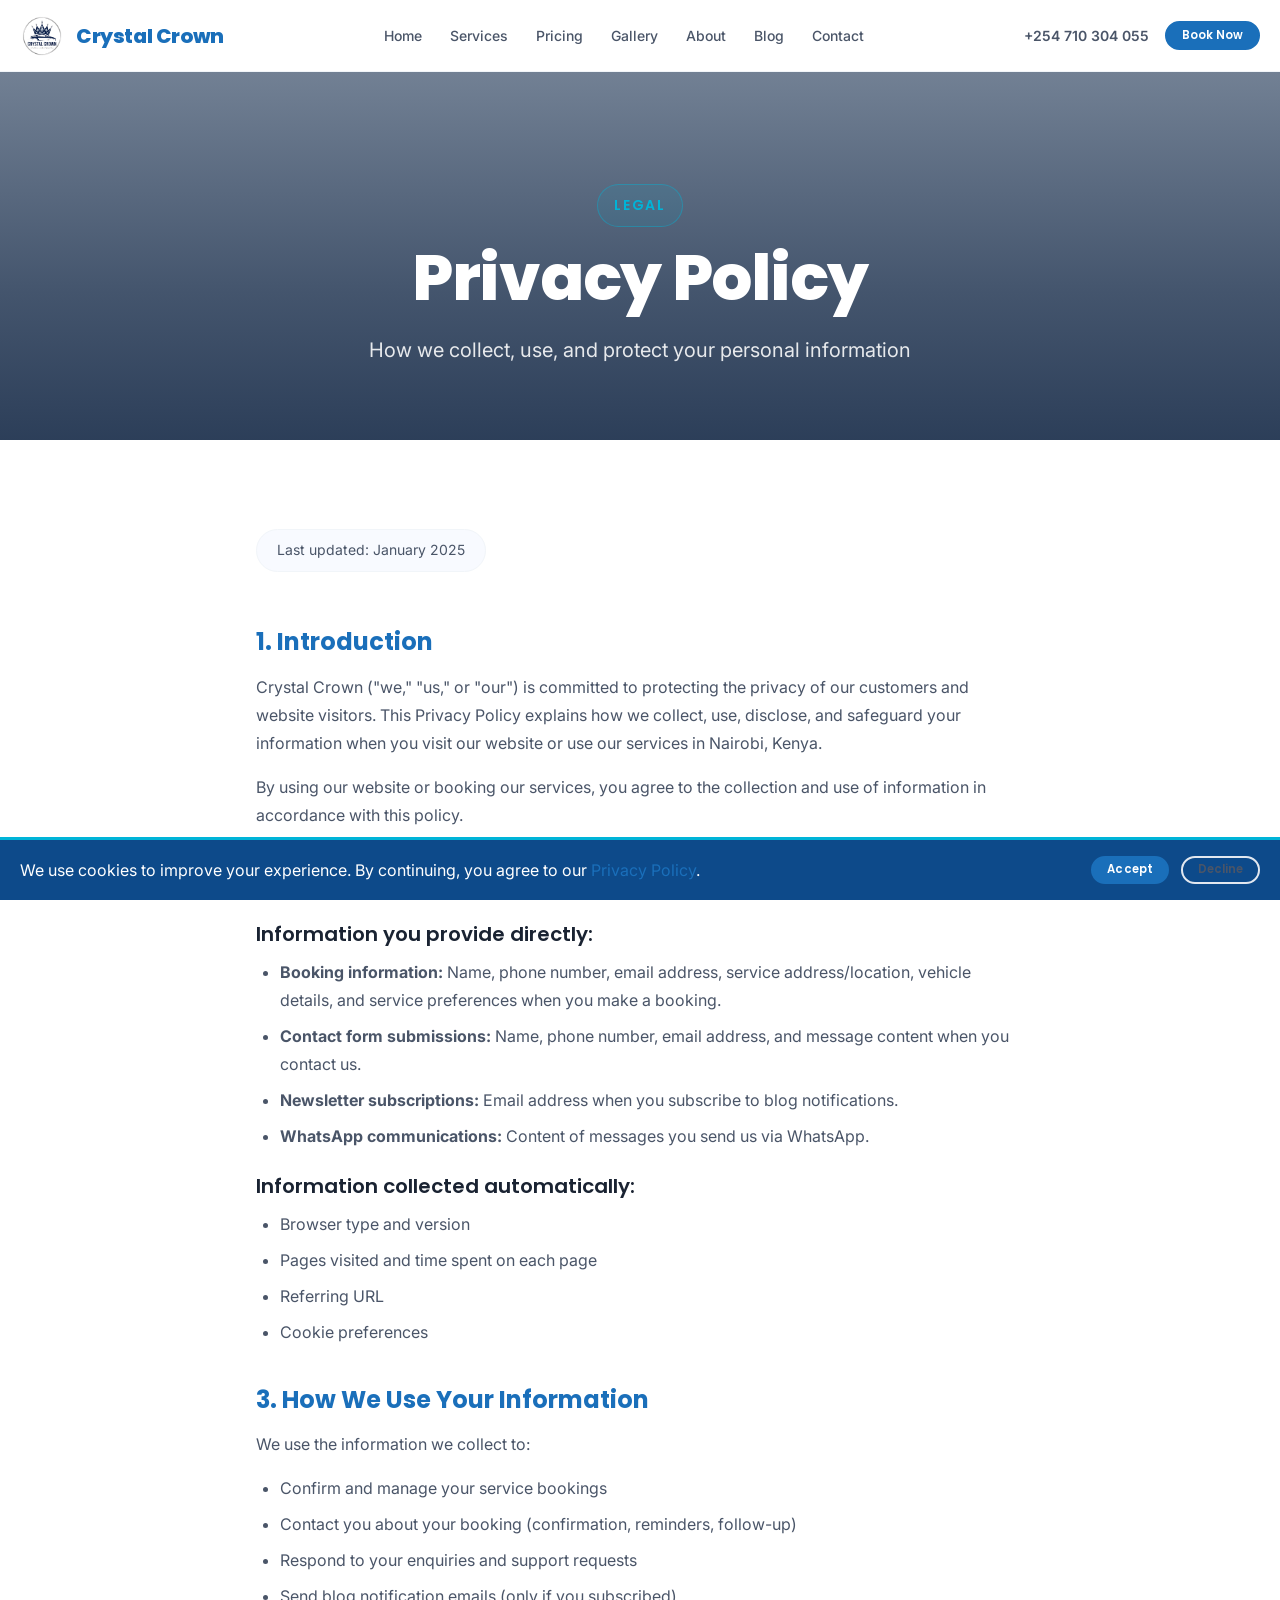
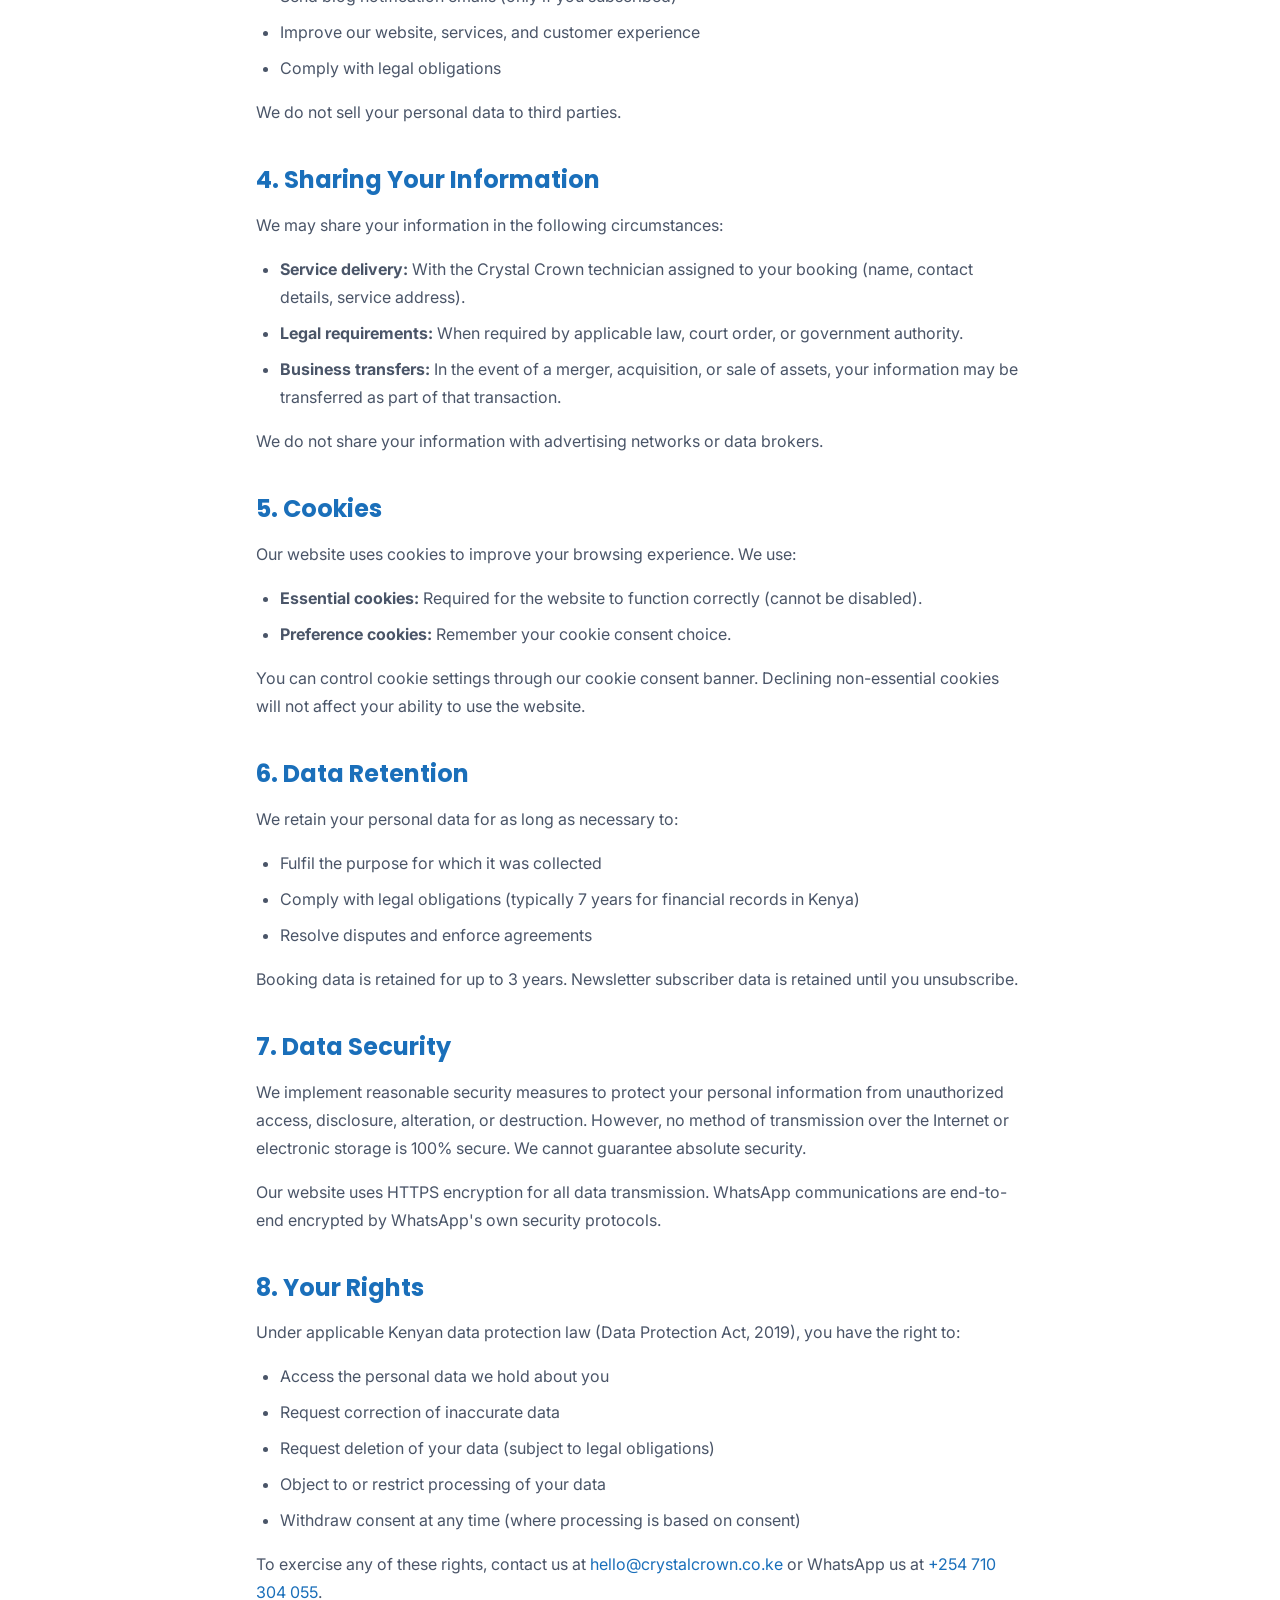
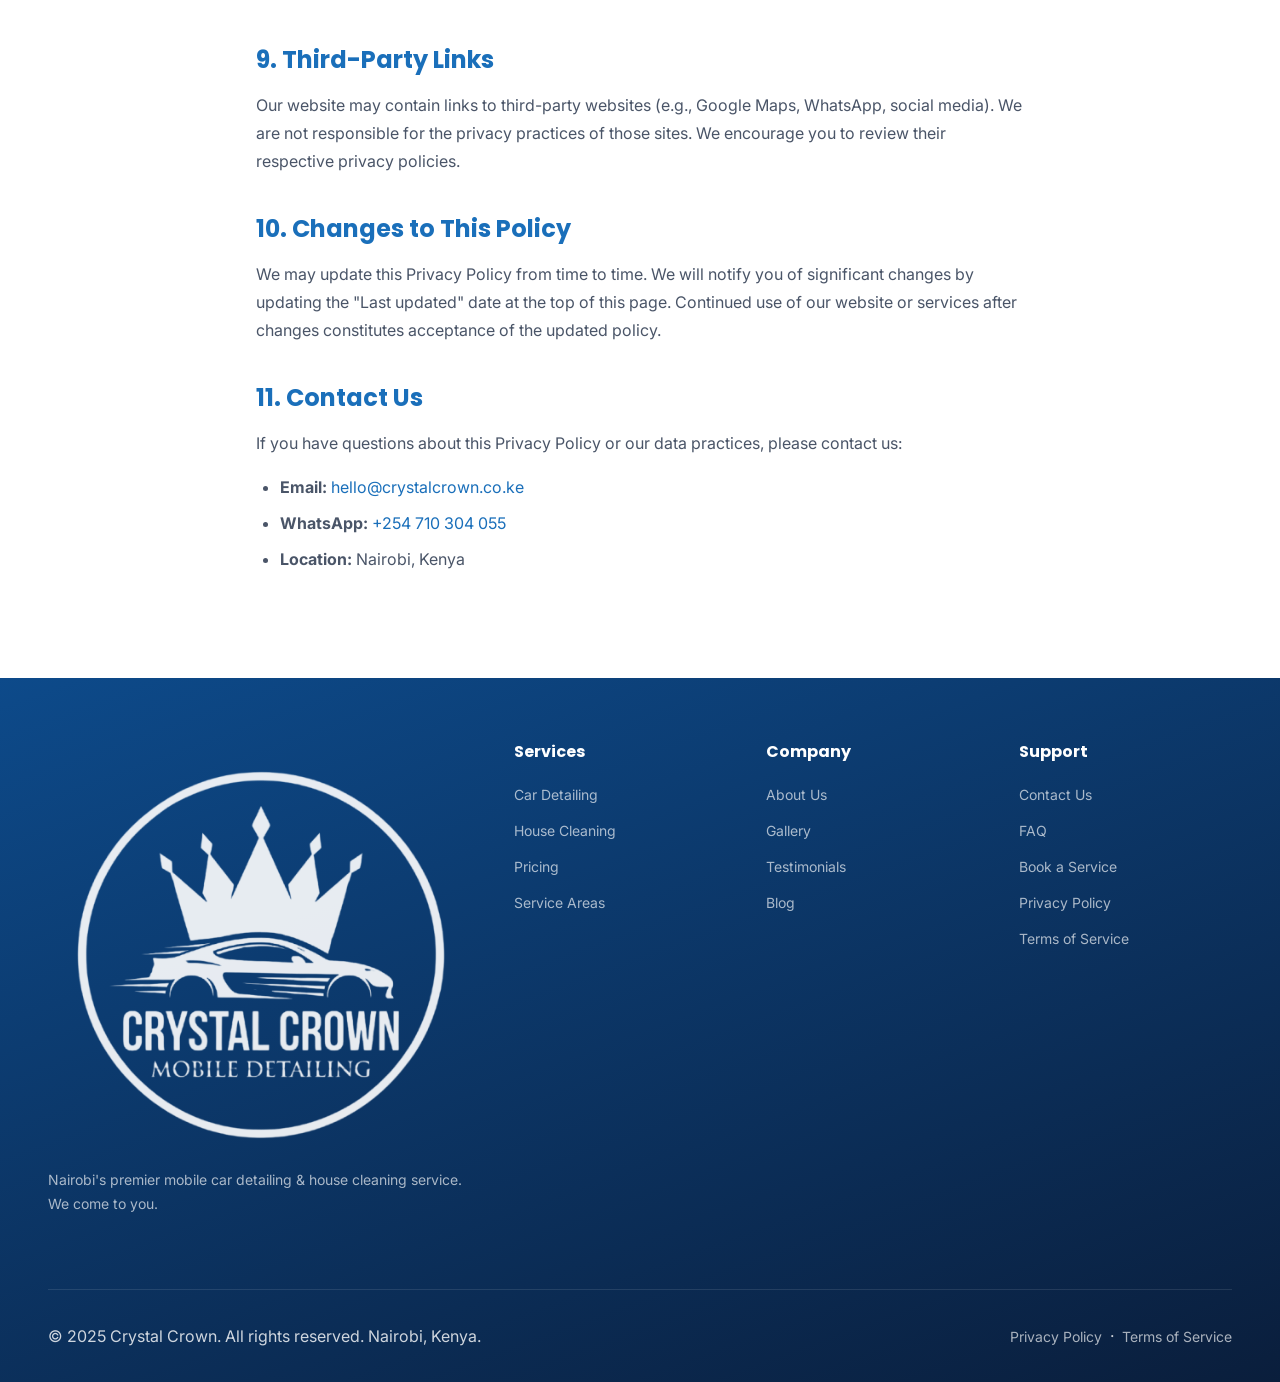
<file: privacy-policy.html>
<!DOCTYPE html>
<html lang="en">
<head>
  <meta charset="UTF-8">
  <meta name="viewport" content="width=device-width, initial-scale=1.0">
  <meta name="description" content="Crystal Crown Privacy Policy — how we collect, use, and protect your personal data. Nairobi, Kenya.">
  <meta property="og:title" content="Privacy Policy | Crystal Crown Nairobi">
  <meta property="og:type" content="website">
  <title>Privacy Policy | Crystal Crown</title>
  <link rel="stylesheet" href="globals.css">
  <script src="globals.js" defer></script>
</head>
<body>

  <!-- ═══ HEADER ═══ -->
  <header class="header" role="banner">
    <nav class="nav" aria-label="Main navigation">
      <div class="nav__container">
        <a href="index.html" class="nav__logo">
          <img src="Assets/logo2.png" alt="Crystal Crown" class="nav__logo-img">
          <span class="nav__logo-text">Crystal Crown</span>
        </a>
        <ul class="nav__links" role="list">
          <li><a href="index.html" class="nav__link">Home</a></li>
          <li><a href="services.html" class="nav__link">Services</a></li>
          <li><a href="pricing.html" class="nav__link">Pricing</a></li>
          <li><a href="gallery.html" class="nav__link">Gallery</a></li>
          <li><a href="about.html" class="nav__link">About</a></li>
          <li><a href="blog.html" class="nav__link">Blog</a></li>
          <li><a href="contact.html" class="nav__link">Contact</a></li>
        </ul>
        <div class="nav__actions">
          <a href="tel:+254710304055" class="nav__phone" aria-label="Call Crystal Crown">+254 710 304 055</a>
          <a href="booking.html" class="btn btn--primary btn--sm">Book Now</a>
          <button class="nav__toggle" aria-label="Open navigation menu" aria-expanded="false" aria-controls="nav-mobile-panel">
            <span class="nav__toggle-bar"></span>
            <span class="nav__toggle-bar"></span>
            <span class="nav__toggle-bar"></span>
          </button>
        </div>
      </div>
      <div class="nav__mobile-panel" id="nav-mobile-panel" role="dialog" aria-label="Mobile navigation">
        <a href="index.html" class="nav__mobile-link">Home</a>
        <a href="services.html" class="nav__mobile-link">Services</a>
        <a href="pricing.html" class="nav__mobile-link">Pricing</a>
        <a href="gallery.html" class="nav__mobile-link">Gallery</a>
        <a href="about.html" class="nav__mobile-link">About</a>
        <a href="blog.html" class="nav__mobile-link">Blog</a>
        <a href="contact.html" class="nav__mobile-link">Contact</a>
        <div class="nav__mobile-cta"><a href="booking.html" class="btn btn--primary">Book a Service</a></div>
      </div>
      <div class="nav__backdrop" aria-hidden="true"></div>
    </nav>
  </header>

  <!-- ═══ HERO ═══ -->
  <section class="hero hero--short hero--image">
    <div class="hero__overlay"></div>
    <div class="hero__content container">
      <p class="hero__eyebrow">Legal</p>
      <h1 class="hero__title">Privacy Policy</h1>
      <p class="hero__subtitle">How we collect, use, and protect your personal information</p>
    </div>
  </section>

  <main id="main-content">
    <section class="section section--surface">
      <div class="container">
        <div class="legal-content">
          <p class="legal-date">Last updated: January 2025</p>

          <h2>1. Introduction</h2>
          <p>Crystal Crown ("we," "us," or "our") is committed to protecting the privacy of our customers and website visitors. This Privacy Policy explains how we collect, use, disclose, and safeguard your information when you visit our website or use our services in Nairobi, Kenya.</p>
          <p>By using our website or booking our services, you agree to the collection and use of information in accordance with this policy.</p>

          <h2>2. Information We Collect</h2>
          <h3>Information you provide directly:</h3>
          <ul>
            <li><strong>Booking information:</strong> Name, phone number, email address, service address/location, vehicle details, and service preferences when you make a booking.</li>
            <li><strong>Contact form submissions:</strong> Name, phone number, email address, and message content when you contact us.</li>
            <li><strong>Newsletter subscriptions:</strong> Email address when you subscribe to blog notifications.</li>
            <li><strong>WhatsApp communications:</strong> Content of messages you send us via WhatsApp.</li>
          </ul>

          <h3>Information collected automatically:</h3>
          <ul>
            <li>Browser type and version</li>
            <li>Pages visited and time spent on each page</li>
            <li>Referring URL</li>
            <li>Cookie preferences</li>
          </ul>

          <h2>3. How We Use Your Information</h2>
          <p>We use the information we collect to:</p>
          <ul>
            <li>Confirm and manage your service bookings</li>
            <li>Contact you about your booking (confirmation, reminders, follow-up)</li>
            <li>Respond to your enquiries and support requests</li>
            <li>Send blog notification emails (only if you subscribed)</li>
            <li>Improve our website, services, and customer experience</li>
            <li>Comply with legal obligations</li>
          </ul>
          <p>We do not sell your personal data to third parties.</p>

          <h2>4. Sharing Your Information</h2>
          <p>We may share your information in the following circumstances:</p>
          <ul>
            <li><strong>Service delivery:</strong> With the Crystal Crown technician assigned to your booking (name, contact details, service address).</li>
            <li><strong>Legal requirements:</strong> When required by applicable law, court order, or government authority.</li>
            <li><strong>Business transfers:</strong> In the event of a merger, acquisition, or sale of assets, your information may be transferred as part of that transaction.</li>
          </ul>
          <p>We do not share your information with advertising networks or data brokers.</p>

          <h2>5. Cookies</h2>
          <p>Our website uses cookies to improve your browsing experience. We use:</p>
          <ul>
            <li><strong>Essential cookies:</strong> Required for the website to function correctly (cannot be disabled).</li>
            <li><strong>Preference cookies:</strong> Remember your cookie consent choice.</li>
          </ul>
          <p>You can control cookie settings through our cookie consent banner. Declining non-essential cookies will not affect your ability to use the website.</p>

          <h2>6. Data Retention</h2>
          <p>We retain your personal data for as long as necessary to:</p>
          <ul>
            <li>Fulfil the purpose for which it was collected</li>
            <li>Comply with legal obligations (typically 7 years for financial records in Kenya)</li>
            <li>Resolve disputes and enforce agreements</li>
          </ul>
          <p>Booking data is retained for up to 3 years. Newsletter subscriber data is retained until you unsubscribe.</p>

          <h2>7. Data Security</h2>
          <p>We implement reasonable security measures to protect your personal information from unauthorized access, disclosure, alteration, or destruction. However, no method of transmission over the Internet or electronic storage is 100% secure. We cannot guarantee absolute security.</p>
          <p>Our website uses HTTPS encryption for all data transmission. WhatsApp communications are end-to-end encrypted by WhatsApp's own security protocols.</p>

          <h2>8. Your Rights</h2>
          <p>Under applicable Kenyan data protection law (Data Protection Act, 2019), you have the right to:</p>
          <ul>
            <li>Access the personal data we hold about you</li>
            <li>Request correction of inaccurate data</li>
            <li>Request deletion of your data (subject to legal obligations)</li>
            <li>Object to or restrict processing of your data</li>
            <li>Withdraw consent at any time (where processing is based on consent)</li>
          </ul>
          <p>To exercise any of these rights, contact us at <a href="mailto:hello@crystalcrown.co.ke">hello@crystalcrown.co.ke</a> or WhatsApp us at <a href="https://wa.me/254710304055">+254 710 304 055</a>.</p>

          <h2>9. Third-Party Links</h2>
          <p>Our website may contain links to third-party websites (e.g., Google Maps, WhatsApp, social media). We are not responsible for the privacy practices of those sites. We encourage you to review their respective privacy policies.</p>

          <h2>10. Changes to This Policy</h2>
          <p>We may update this Privacy Policy from time to time. We will notify you of significant changes by updating the "Last updated" date at the top of this page. Continued use of our website or services after changes constitutes acceptance of the updated policy.</p>

          <h2>11. Contact Us</h2>
          <p>If you have questions about this Privacy Policy or our data practices, please contact us:</p>
          <ul>
            <li><strong>Email:</strong> <a href="mailto:hello@crystalcrown.co.ke">hello@crystalcrown.co.ke</a></li>
            <li><strong>WhatsApp:</strong> <a href="https://wa.me/254710304055">+254 710 304 055</a></li>
            <li><strong>Location:</strong> Nairobi, Kenya</li>
          </ul>
        </div>
      </div>
    </section>
  </main>

  <!-- ═══ FOOTER ═══ -->
  <footer class="footer">
    <div class="container">
      <div class="footer__grid">
        <div class="footer__brand">
          <a href="index.html" class="footer__logo" aria-label="Crystal Crown home">
            <img src="Assets/logo2.png" alt="Crystal Crown logo" loading="lazy">
          </a>
          <p class="footer__tagline">Nairobi's premier mobile car detailing &amp; house cleaning service. We come to you.</p>
        </div>

        <div>
          <h3 class="footer__col-title">Services</h3>
          <ul class="footer__col-links" role="list">
            <li><a href="services.html" class="footer__col-link">Car Detailing</a></li>
            <li><a href="services.html#house-cleaning" class="footer__col-link">House Cleaning</a></li>
            <li><a href="pricing.html" class="footer__col-link">Pricing</a></li>
            <li><a href="service-areas.html" class="footer__col-link">Service Areas</a></li>
          </ul>
        </div>

        <div>
          <h3 class="footer__col-title">Company</h3>
          <ul class="footer__col-links" role="list">
            <li><a href="about.html" class="footer__col-link">About Us</a></li>
            <li><a href="gallery.html" class="footer__col-link">Gallery</a></li>
            <li><a href="testimonials.html" class="footer__col-link">Testimonials</a></li>
            <li><a href="blog.html" class="footer__col-link">Blog</a></li>
          </ul>
        </div>

        <div>
          <h3 class="footer__col-title">Support</h3>
          <ul class="footer__col-links" role="list">
            <li><a href="contact.html" class="footer__col-link">Contact Us</a></li>
            <li><a href="faq.html" class="footer__col-link">FAQ</a></li>
            <li><a href="booking.html" class="footer__col-link">Book a Service</a></li>
            <li><a href="privacy-policy.html" class="footer__col-link">Privacy Policy</a></li>
            <li><a href="terms-of-service.html" class="footer__col-link">Terms of Service</a></li>
          </ul>
        </div>
      </div>

      <div class="footer__bottom">
        <p>&copy; 2025 Crystal Crown. All rights reserved. Nairobi, Kenya.</p>
        <p>
          <a href="privacy-policy.html" class="footer__col-link">Privacy Policy</a> &nbsp;·&nbsp;
          <a href="terms-of-service.html" class="footer__col-link">Terms of Service</a>
        </p>
      </div>
    </div>
  </footer>

  <!-- Cookie Banner -->
  <div class="cookie-banner" id="cookie-banner" role="region" aria-label="Cookie consent">
    <p>We use cookies to improve your experience. By continuing, you agree to our <a href="privacy-policy.html">Privacy Policy</a>.</p>
    <div class="cookie-banner__actions">
      <button class="btn btn--primary btn--sm" id="cookie-accept">Accept</button>
      <button class="btn btn--ghost btn--sm" id="cookie-decline">Decline</button>
    </div>
  </div>

  <!-- Back to Top -->
  <button class="back-to-top" id="back-to-top" aria-label="Back to top">
    <svg width="20" height="20" viewBox="0 0 24 24" fill="none" stroke="currentColor" stroke-width="2.5" aria-hidden="true"><polyline points="18 15 12 9 6 15"/></svg>
  </button>

</body>
</html>
</file>
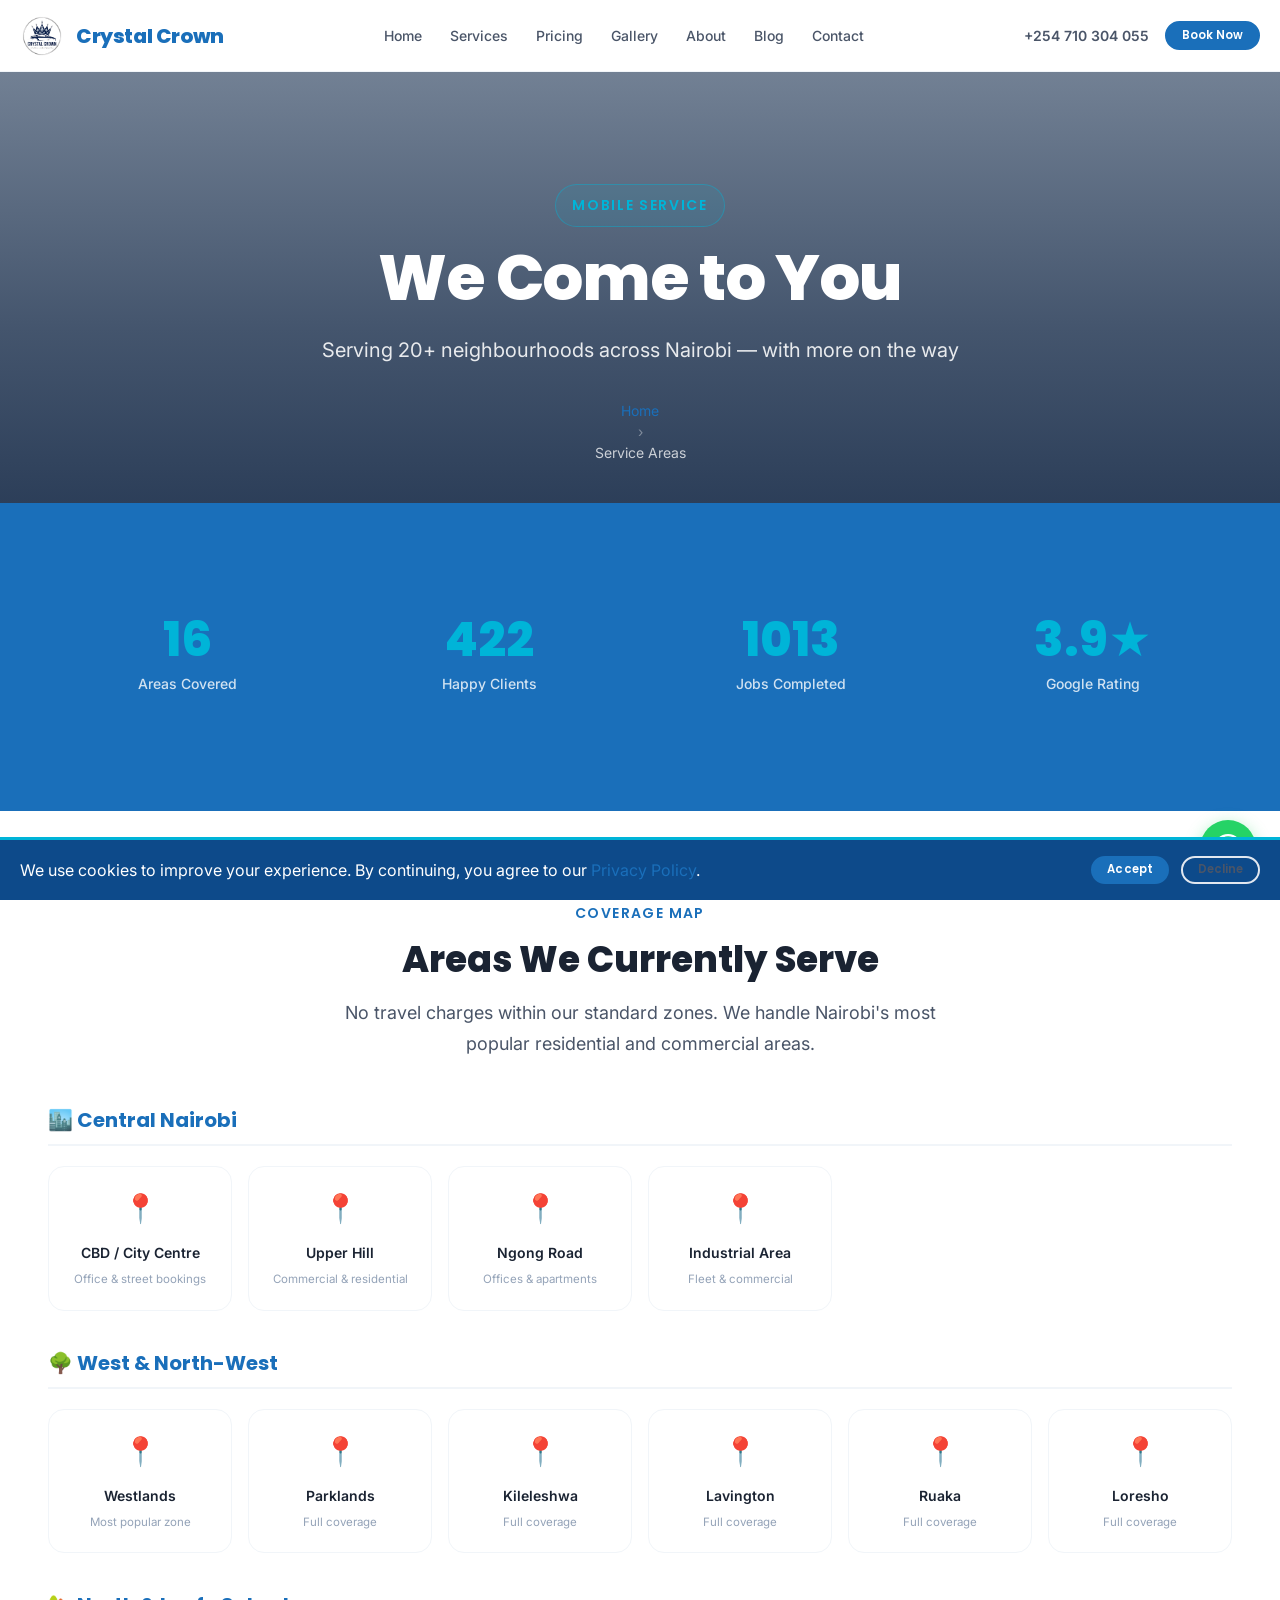
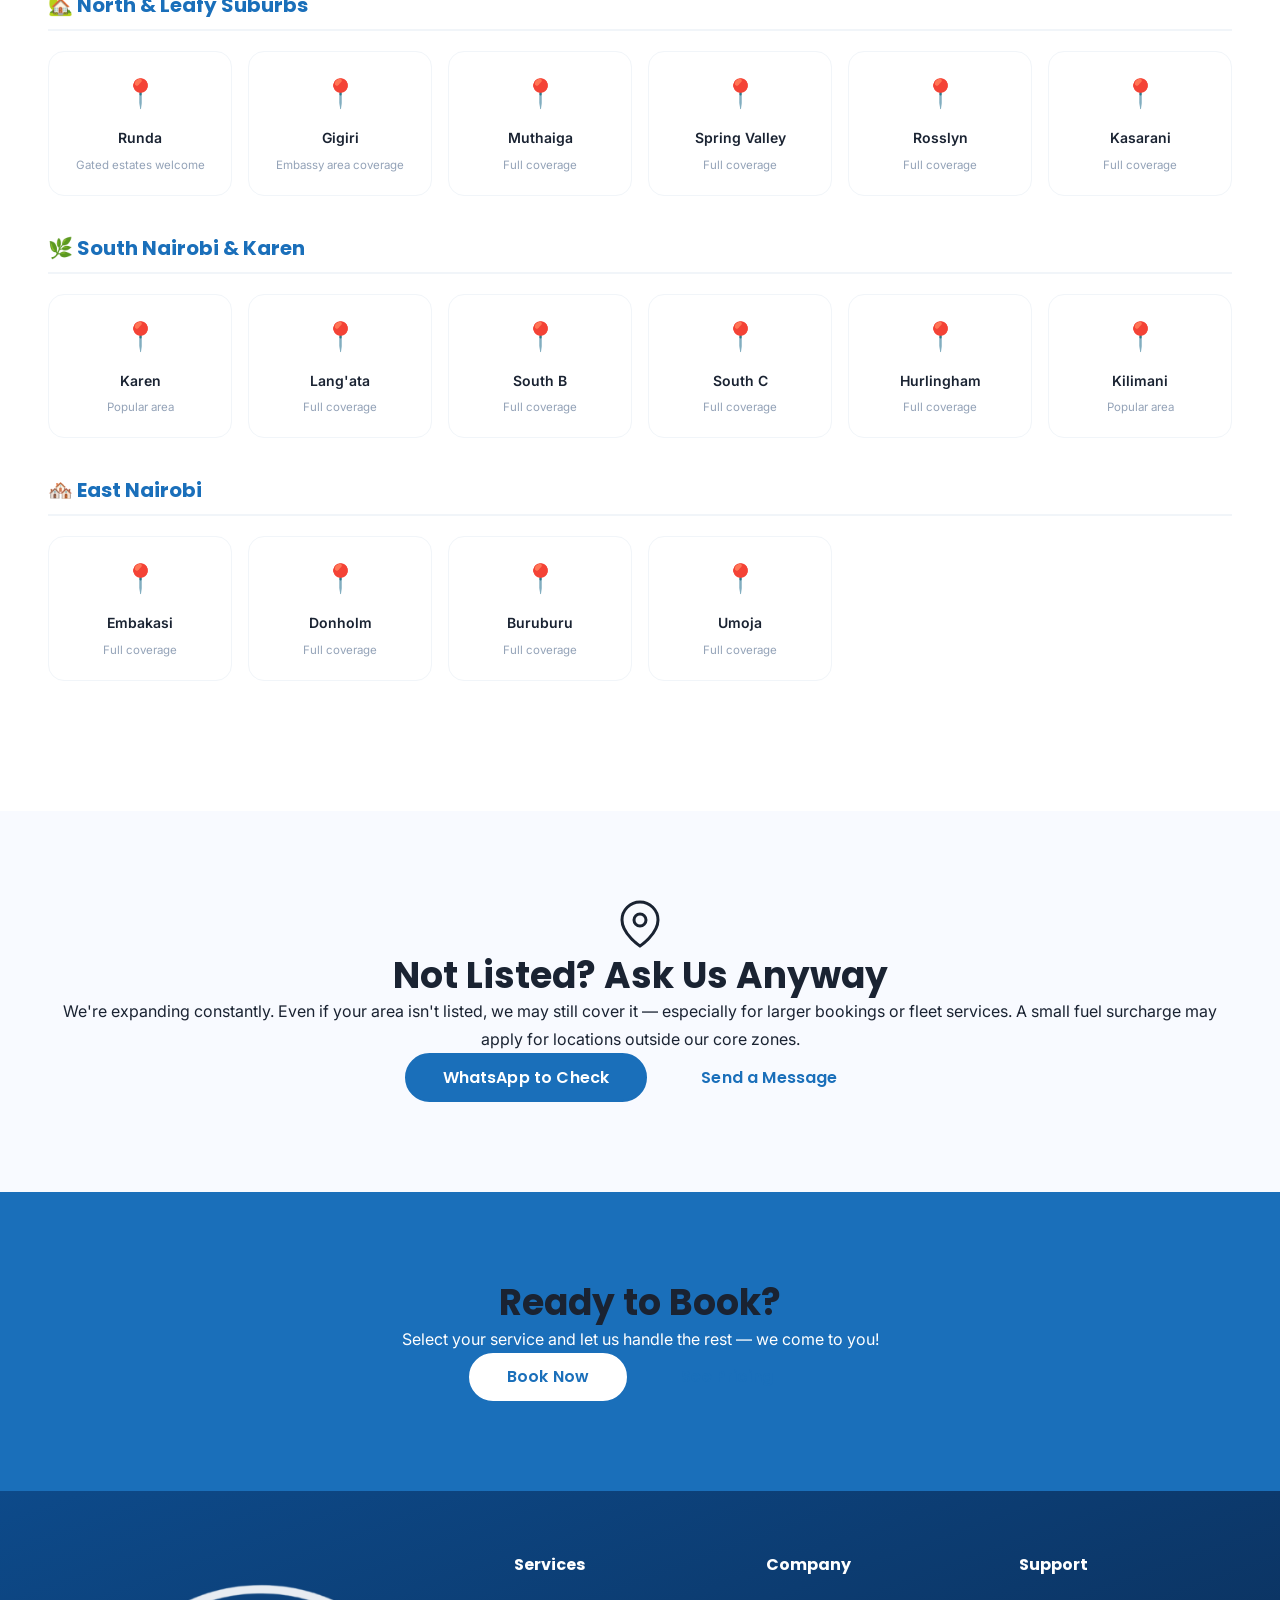
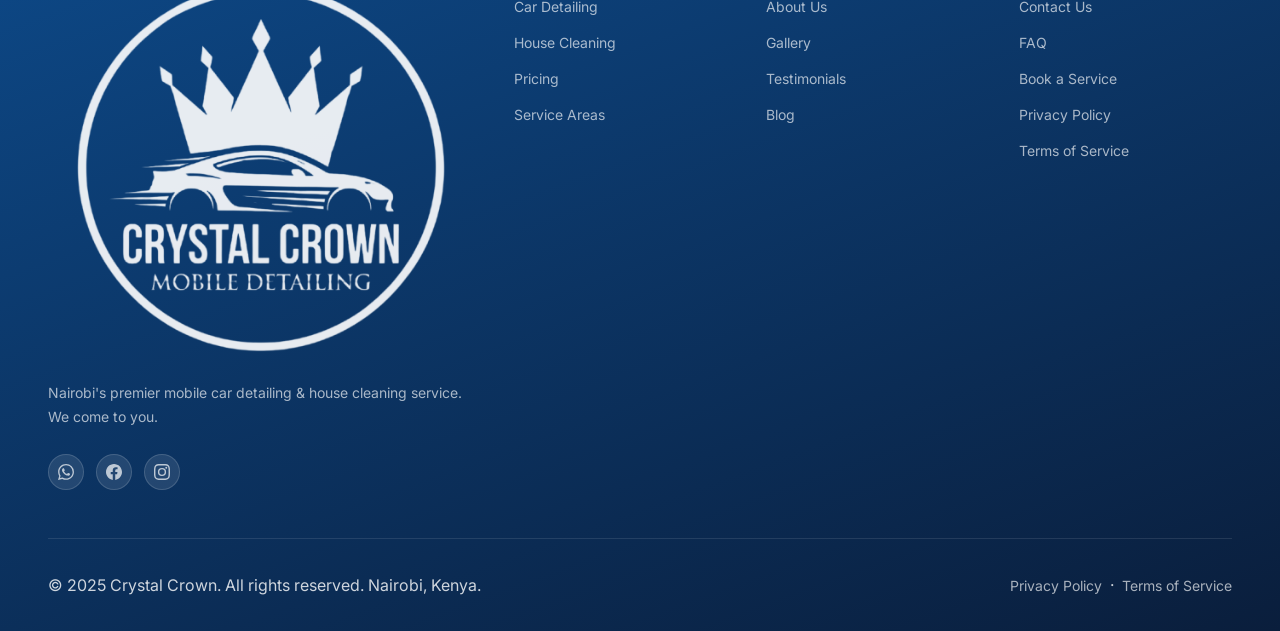
<file: service-areas.html>
<!DOCTYPE html>
<html lang="en">
<head>
  <meta charset="UTF-8">
  <meta name="viewport" content="width=device-width, initial-scale=1.0">
  <meta name="description" content="Crystal Crown serves 20+ areas across Nairobi. Check if we cover your neighbourhood for mobile car detailing and house cleaning.">
  <meta property="og:title" content="Service Areas | Crystal Crown Nairobi">
  <meta property="og:description" content="Crystal Crown mobile car detailing and house cleaning serving 20+ Nairobi neighbourhoods.">
  <meta property="og:type" content="website">
  <title>Service Areas | Crystal Crown</title>
  <link rel="stylesheet" href="globals.css">
  <script src="globals.js" defer></script>
</head>
<body>

  <!-- ═══ HEADER ═══ -->
  <header class="header" role="banner">
    <nav class="nav" aria-label="Main navigation">
      <div class="nav__container">
        <a href="index.html" class="nav__logo">
          <img src="Assets/logo2.png" alt="Crystal Crown" class="nav__logo-img">
          <span class="nav__logo-text">Crystal Crown</span>
        </a>
        <ul class="nav__links" role="list">
          <li><a href="index.html" class="nav__link">Home</a></li>
          <li><a href="services.html" class="nav__link">Services</a></li>
          <li><a href="pricing.html" class="nav__link">Pricing</a></li>
          <li><a href="gallery.html" class="nav__link">Gallery</a></li>
          <li><a href="about.html" class="nav__link">About</a></li>
          <li><a href="blog.html" class="nav__link">Blog</a></li>
          <li><a href="contact.html" class="nav__link">Contact</a></li>
        </ul>
        <div class="nav__actions">
          <a href="tel:+254710304055" class="nav__phone" aria-label="Call Crystal Crown">+254 710 304 055</a>
          <a href="booking.html" class="btn btn--primary btn--sm">Book Now</a>
          <button class="nav__toggle" aria-label="Open navigation menu" aria-expanded="false" aria-controls="nav-mobile-panel">
            <span class="nav__toggle-bar"></span>
            <span class="nav__toggle-bar"></span>
            <span class="nav__toggle-bar"></span>
          </button>
        </div>
      </div>
      <div class="nav__mobile-panel" id="nav-mobile-panel" role="dialog" aria-label="Mobile navigation">
        <a href="index.html" class="nav__mobile-link">Home</a>
        <a href="services.html" class="nav__mobile-link">Services</a>
        <a href="pricing.html" class="nav__mobile-link">Pricing</a>
        <a href="gallery.html" class="nav__mobile-link">Gallery</a>
        <a href="about.html" class="nav__mobile-link">About</a>
        <a href="blog.html" class="nav__mobile-link">Blog</a>
        <a href="contact.html" class="nav__mobile-link">Contact</a>
        <div class="nav__mobile-cta"><a href="booking.html" class="btn btn--primary">Book a Service</a></div>
      </div>
      <div class="nav__backdrop" aria-hidden="true"></div>
    </nav>
  </header>

  <!-- ═══ HERO ═══ -->
  <section class="hero hero--short hero--image">
    <div class="hero__overlay"></div>
    <div class="hero__content container">
      <p class="hero__eyebrow">Mobile Service</p>
      <h1 class="hero__title">We Come to You</h1>
      <p class="hero__subtitle">Serving 20+ neighbourhoods across Nairobi — with more on the way</p>
      <nav aria-label="Breadcrumb" class="breadcrumb">
        <ol class="breadcrumb__list" role="list">
          <li><a href="index.html" class="breadcrumb__link">Home</a></li>
          <li aria-hidden="true" class="breadcrumb__sep">›</li>
          <li aria-current="page" class="breadcrumb__current">Service Areas</li>
        </ol>
      </nav>
    </div>
  </section>

  <main id="main-content">

    <!-- ═══ COVERAGE BANNER ═══ -->
    <section class="section section--primary">
      <div class="container text-center">
        <div class="stats-row">
          <div class="stat-item">
            <p class="stat-item__number" data-target="20">0</p>
            <p class="stat-item__label">Areas Covered</p>
          </div>
          <div class="stat-item">
            <p class="stat-item__number" data-target="500">0</p>
            <p class="stat-item__label">Happy Clients</p>
          </div>
          <div class="stat-item">
            <p class="stat-item__number" data-target="1200">0</p>
            <p class="stat-item__label">Jobs Completed</p>
          </div>
          <div class="stat-item">
            <p class="stat-item__number" data-target="4" data-suffix=".9★">0</p>
            <p class="stat-item__label">Google Rating</p>
          </div>
        </div>
      </div>
    </section>

    <!-- ═══ AREA ZONES ═══ -->
    <section class="section section--surface">
      <div class="container">
        <div class="section__header text-center reveal">
          <p class="section__eyebrow">Coverage Map</p>
          <h2 class="section__title">Areas We Currently Serve</h2>
          <p class="section__subtitle">No travel charges within our standard zones. We handle Nairobi's most popular residential and commercial areas.</p>
        </div>

        <!-- Central Nairobi -->
        <div class="areas-zone reveal">
          <h3 class="areas-zone__title">
            <span class="areas-zone__icon" aria-hidden="true">🏙️</span>
            Central Nairobi
          </h3>
          <div class="area-grid">
            <div class="area-card">
              <div class="area-card__icon" aria-hidden="true">📍</div>
              <p class="area-card__name">CBD / City Centre</p>
              <p class="area-card__note">Office &amp; street bookings</p>
            </div>
            <div class="area-card">
              <div class="area-card__icon" aria-hidden="true">📍</div>
              <p class="area-card__name">Upper Hill</p>
              <p class="area-card__note">Commercial &amp; residential</p>
            </div>
            <div class="area-card">
              <div class="area-card__icon" aria-hidden="true">📍</div>
              <p class="area-card__name">Ngong Road</p>
              <p class="area-card__note">Offices &amp; apartments</p>
            </div>
            <div class="area-card">
              <div class="area-card__icon" aria-hidden="true">📍</div>
              <p class="area-card__name">Industrial Area</p>
              <p class="area-card__note">Fleet &amp; commercial</p>
            </div>
          </div>
        </div>

        <!-- West & North-West -->
        <div class="areas-zone reveal">
          <h3 class="areas-zone__title">
            <span class="areas-zone__icon" aria-hidden="true">🌳</span>
            West &amp; North-West
          </h3>
          <div class="area-grid">
            <div class="area-card">
              <div class="area-card__icon" aria-hidden="true">📍</div>
              <p class="area-card__name">Westlands</p>
              <p class="area-card__note">Most popular zone</p>
            </div>
            <div class="area-card">
              <div class="area-card__icon" aria-hidden="true">📍</div>
              <p class="area-card__name">Parklands</p>
              <p class="area-card__note">Full coverage</p>
            </div>
            <div class="area-card">
              <div class="area-card__icon" aria-hidden="true">📍</div>
              <p class="area-card__name">Kileleshwa</p>
              <p class="area-card__note">Full coverage</p>
            </div>
            <div class="area-card">
              <div class="area-card__icon" aria-hidden="true">📍</div>
              <p class="area-card__name">Lavington</p>
              <p class="area-card__note">Full coverage</p>
            </div>
            <div class="area-card">
              <div class="area-card__icon" aria-hidden="true">📍</div>
              <p class="area-card__name">Ruaka</p>
              <p class="area-card__note">Full coverage</p>
            </div>
            <div class="area-card">
              <div class="area-card__icon" aria-hidden="true">📍</div>
              <p class="area-card__name">Loresho</p>
              <p class="area-card__note">Full coverage</p>
            </div>
          </div>
        </div>

        <!-- North / Suburbs -->
        <div class="areas-zone reveal">
          <h3 class="areas-zone__title">
            <span class="areas-zone__icon" aria-hidden="true">🏡</span>
            North &amp; Leafy Suburbs
          </h3>
          <div class="area-grid">
            <div class="area-card">
              <div class="area-card__icon" aria-hidden="true">📍</div>
              <p class="area-card__name">Runda</p>
              <p class="area-card__note">Gated estates welcome</p>
            </div>
            <div class="area-card">
              <div class="area-card__icon" aria-hidden="true">📍</div>
              <p class="area-card__name">Gigiri</p>
              <p class="area-card__note">Embassy area coverage</p>
            </div>
            <div class="area-card">
              <div class="area-card__icon" aria-hidden="true">📍</div>
              <p class="area-card__name">Muthaiga</p>
              <p class="area-card__note">Full coverage</p>
            </div>
            <div class="area-card">
              <div class="area-card__icon" aria-hidden="true">📍</div>
              <p class="area-card__name">Spring Valley</p>
              <p class="area-card__note">Full coverage</p>
            </div>
            <div class="area-card">
              <div class="area-card__icon" aria-hidden="true">📍</div>
              <p class="area-card__name">Rosslyn</p>
              <p class="area-card__note">Full coverage</p>
            </div>
            <div class="area-card">
              <div class="area-card__icon" aria-hidden="true">📍</div>
              <p class="area-card__name">Kasarani</p>
              <p class="area-card__note">Full coverage</p>
            </div>
          </div>
        </div>

        <!-- South / Karen -->
        <div class="areas-zone reveal">
          <h3 class="areas-zone__title">
            <span class="areas-zone__icon" aria-hidden="true">🌿</span>
            South Nairobi &amp; Karen
          </h3>
          <div class="area-grid">
            <div class="area-card">
              <div class="area-card__icon" aria-hidden="true">📍</div>
              <p class="area-card__name">Karen</p>
              <p class="area-card__note">Popular area</p>
            </div>
            <div class="area-card">
              <div class="area-card__icon" aria-hidden="true">📍</div>
              <p class="area-card__name">Lang'ata</p>
              <p class="area-card__note">Full coverage</p>
            </div>
            <div class="area-card">
              <div class="area-card__icon" aria-hidden="true">📍</div>
              <p class="area-card__name">South B</p>
              <p class="area-card__note">Full coverage</p>
            </div>
            <div class="area-card">
              <div class="area-card__icon" aria-hidden="true">📍</div>
              <p class="area-card__name">South C</p>
              <p class="area-card__note">Full coverage</p>
            </div>
            <div class="area-card">
              <div class="area-card__icon" aria-hidden="true">📍</div>
              <p class="area-card__name">Hurlingham</p>
              <p class="area-card__note">Full coverage</p>
            </div>
            <div class="area-card">
              <div class="area-card__icon" aria-hidden="true">📍</div>
              <p class="area-card__name">Kilimani</p>
              <p class="area-card__note">Popular area</p>
            </div>
          </div>
        </div>

        <!-- East Nairobi -->
        <div class="areas-zone reveal">
          <h3 class="areas-zone__title">
            <span class="areas-zone__icon" aria-hidden="true">🏘️</span>
            East Nairobi
          </h3>
          <div class="area-grid">
            <div class="area-card">
              <div class="area-card__icon" aria-hidden="true">📍</div>
              <p class="area-card__name">Embakasi</p>
              <p class="area-card__note">Full coverage</p>
            </div>
            <div class="area-card">
              <div class="area-card__icon" aria-hidden="true">📍</div>
              <p class="area-card__name">Donholm</p>
              <p class="area-card__note">Full coverage</p>
            </div>
            <div class="area-card">
              <div class="area-card__icon" aria-hidden="true">📍</div>
              <p class="area-card__name">Buruburu</p>
              <p class="area-card__note">Full coverage</p>
            </div>
            <div class="area-card">
              <div class="area-card__icon" aria-hidden="true">📍</div>
              <p class="area-card__name">Umoja</p>
              <p class="area-card__note">Full coverage</p>
            </div>
          </div>
        </div>

      </div>
    </section>

    <!-- ═══ NOT LISTED ═══ -->
    <section class="section section--surface-2">
      <div class="container text-center">
        <div class="not-listed-card reveal">
          <div class="not-listed-card__icon" aria-hidden="true">
            <svg width="48" height="48" viewBox="0 0 24 24" fill="none" stroke="currentColor" stroke-width="1.5"><path d="M21 10c0 7-9 13-9 13s-9-6-9-13a9 9 0 0118 0z"/><circle cx="12" cy="10" r="3"/></svg>
          </div>
          <h2>Not Listed? Ask Us Anyway</h2>
          <p>We're expanding constantly. Even if your area isn't listed, we may still cover it — especially for larger bookings or fleet services. A small fuel surcharge may apply for locations outside our core zones.</p>
          <div class="hero__actions">
            <a href="https://wa.me/254710304055" class="btn btn--primary btn--lg" target="_blank" rel="noopener noreferrer" aria-label="Ask about your area on WhatsApp">WhatsApp to Check</a>
            <a href="contact.html" class="btn btn--outline btn--lg">Send a Message</a>
          </div>
        </div>
      </div>
    </section>

    <!-- ═══ CTA BANNER ═══ -->
    <section class="section section--primary">
      <div class="container text-center">
        <h2 class="reveal">Ready to Book?</h2>
        <p class="reveal">Select your service and let us handle the rest — we come to you!</p>
        <div class="hero__actions reveal">
          <a href="booking.html" class="btn btn--white btn--lg">Book Now</a>
          <a href="pricing.html" class="btn btn--outline btn--lg">See Pricing</a>
        </div>
      </div>
    </section>

  </main>

  <!-- ═══ FOOTER ═══ -->
  <footer class="footer">
    <div class="container">
      <div class="footer__grid">
        <div class="footer__brand">
          <a href="index.html" class="footer__logo" aria-label="Crystal Crown home">
            <img src="Assets/logo2.png" alt="Crystal Crown logo" loading="lazy">
          </a>
          <p class="footer__tagline">Nairobi's premier mobile car detailing &amp; house cleaning service. We come to you.</p>
          <div class="footer__social">
            <a href="https://wa.me/254710304055" class="footer__social-link" aria-label="WhatsApp" target="_blank" rel="noopener noreferrer">
              <svg width="20" height="20" viewBox="0 0 24 24" fill="currentColor" aria-hidden="true"><path d="M17.472 14.382c-.297-.149-1.758-.867-2.03-.967-.273-.099-.471-.148-.67.15-.197.297-.767.966-.94 1.164-.173.199-.347.223-.644.075-.297-.15-1.255-.463-2.39-1.475-.883-.788-1.48-1.761-1.653-2.059-.173-.297-.018-.458.13-.606.134-.133.298-.347.446-.52.149-.174.198-.298.298-.497.099-.198.05-.371-.025-.52-.075-.149-.669-1.612-.916-2.207-.242-.579-.487-.5-.669-.51-.173-.008-.371-.01-.57-.01-.198 0-.52.074-.792.372-.272.297-1.04 1.016-1.04 2.479 0 1.462 1.065 2.875 1.213 3.074.149.198 2.096 3.2 5.077 4.487.709.306 1.262.489 1.694.625.712.227 1.36.195 1.871.118.571-.085 1.758-.719 2.006-1.413.248-.694.248-1.289.173-1.413-.074-.124-.272-.198-.57-.347m-5.421 7.403h-.004a9.87 9.87 0 01-5.031-1.378l-.361-.214-3.741.982.998-3.648-.235-.374a9.86 9.86 0 01-1.51-5.26c.001-5.45 4.436-9.884 9.888-9.884 2.64 0 5.122 1.03 6.988 2.898a9.825 9.825 0 012.893 6.994c-.003 5.45-4.437 9.884-9.885 9.884m8.413-18.297A11.815 11.815 0 0012.05 0C5.495 0 .16 5.335.157 11.892c0 2.096.547 4.142 1.588 5.945L.057 24l6.305-1.654a11.882 11.882 0 005.683 1.448h.005c6.554 0 11.89-5.335 11.893-11.893a11.821 11.821 0 00-3.48-8.413z"/></svg>
            </a>
            <a href="#" class="footer__social-link" aria-label="Facebook" target="_blank" rel="noopener noreferrer">
              <svg width="20" height="20" viewBox="0 0 24 24" fill="currentColor" aria-hidden="true"><path d="M24 12.073c0-6.627-5.373-12-12-12s-12 5.373-12 12c0 5.99 4.388 10.954 10.125 11.854v-8.385H7.078v-3.47h3.047V9.43c0-3.007 1.792-4.669 4.533-4.669 1.312 0 2.686.235 2.686.235v2.953H15.83c-1.491 0-1.956.925-1.956 1.874v2.25h3.328l-.532 3.47h-2.796v8.385C19.612 23.027 24 18.062 24 12.073z"/></svg>
            </a>
            <a href="#" class="footer__social-link" aria-label="Instagram" target="_blank" rel="noopener noreferrer">
              <svg width="20" height="20" viewBox="0 0 24 24" fill="currentColor" aria-hidden="true"><path d="M12 2.163c3.204 0 3.584.012 4.85.07 3.252.148 4.771 1.691 4.919 4.919.058 1.265.069 1.645.069 4.849 0 3.205-.012 3.584-.069 4.849-.149 3.225-1.664 4.771-4.919 4.919-1.266.058-1.644.07-4.85.07-3.204 0-3.584-.012-4.849-.07-3.26-.149-4.771-1.699-4.919-4.92-.058-1.265-.07-1.644-.07-4.849 0-3.204.013-3.583.07-4.849.149-3.227 1.664-4.771 4.919-4.919 1.266-.057 1.645-.069 4.849-.069zM12 0C8.741 0 8.333.014 7.053.072 2.695.272.273 2.69.073 7.052.014 8.333 0 8.741 0 12c0 3.259.014 3.668.072 4.948.2 4.358 2.618 6.78 6.98 6.98C8.333 23.986 8.741 24 12 24c3.259 0 3.668-.014 4.948-.072 4.354-.2 6.782-2.618 6.979-6.98.059-1.28.073-1.689.073-4.948 0-3.259-.014-3.667-.072-4.947-.196-4.354-2.617-6.78-6.979-6.98C15.668.014 15.259 0 12 0zm0 5.838a6.162 6.162 0 100 12.324 6.162 6.162 0 000-12.324zM12 16a4 4 0 110-8 4 4 0 010 8zm6.406-11.845a1.44 1.44 0 100 2.881 1.44 1.44 0 000-2.881z"/></svg>
            </a>
          </div>
        </div>

        <div>
          <h3 class="footer__col-title">Services</h3>
          <ul class="footer__col-links" role="list">
            <li><a href="services.html" class="footer__col-link">Car Detailing</a></li>
            <li><a href="services.html#house-cleaning" class="footer__col-link">House Cleaning</a></li>
            <li><a href="pricing.html" class="footer__col-link">Pricing</a></li>
            <li><a href="service-areas.html" class="footer__col-link">Service Areas</a></li>
          </ul>
        </div>

        <div>
          <h3 class="footer__col-title">Company</h3>
          <ul class="footer__col-links" role="list">
            <li><a href="about.html" class="footer__col-link">About Us</a></li>
            <li><a href="gallery.html" class="footer__col-link">Gallery</a></li>
            <li><a href="testimonials.html" class="footer__col-link">Testimonials</a></li>
            <li><a href="blog.html" class="footer__col-link">Blog</a></li>
          </ul>
        </div>

        <div>
          <h3 class="footer__col-title">Support</h3>
          <ul class="footer__col-links" role="list">
            <li><a href="contact.html" class="footer__col-link">Contact Us</a></li>
            <li><a href="faq.html" class="footer__col-link">FAQ</a></li>
            <li><a href="booking.html" class="footer__col-link">Book a Service</a></li>
            <li><a href="privacy-policy.html" class="footer__col-link">Privacy Policy</a></li>
            <li><a href="terms-of-service.html" class="footer__col-link">Terms of Service</a></li>
          </ul>
        </div>
      </div>

      <div class="footer__bottom">
        <p>&copy; 2025 Crystal Crown. All rights reserved. Nairobi, Kenya.</p>
        <p>
          <a href="privacy-policy.html" class="footer__col-link">Privacy Policy</a> &nbsp;·&nbsp;
          <a href="terms-of-service.html" class="footer__col-link">Terms of Service</a>
        </p>
      </div>
    </div>
  </footer>

  <!-- WhatsApp Widget -->
  <div class="whatsapp-widget" id="whatsapp-widget">
    <div class="whatsapp-widget__bubble" id="whatsapp-bubble" aria-hidden="true">
      <p>Not sure if we cover your area? Ask us on WhatsApp!</p>
      <a href="https://wa.me/254710304055" class="btn btn--primary btn--sm" target="_blank" rel="noopener noreferrer">Check Now</a>
    </div>
    <button class="whatsapp-widget__btn" id="whatsapp-btn" aria-label="Open WhatsApp chat" aria-expanded="false">
      <svg width="28" height="28" viewBox="0 0 24 24" fill="currentColor" aria-hidden="true"><path d="M17.472 14.382c-.297-.149-1.758-.867-2.03-.967-.273-.099-.471-.148-.67.15-.197.297-.767.966-.94 1.164-.173.199-.347.223-.644.075-.297-.15-1.255-.463-2.39-1.475-.883-.788-1.48-1.761-1.653-2.059-.173-.297-.018-.458.13-.606.134-.133.298-.347.446-.52.149-.174.198-.298.298-.497.099-.198.05-.371-.025-.52-.075-.149-.669-1.612-.916-2.207-.242-.579-.487-.5-.669-.51-.173-.008-.371-.01-.57-.01-.198 0-.52.074-.792.372-.272.297-1.04 1.016-1.04 2.479 0 1.462 1.065 2.875 1.213 3.074.149.198 2.096 3.2 5.077 4.487.709.306 1.262.489 1.694.625.712.227 1.36.195 1.871.118.571-.085 1.758-.719 2.006-1.413.248-.694.248-1.289.173-1.413-.074-.124-.272-.198-.57-.347m-5.421 7.403h-.004a9.87 9.87 0 01-5.031-1.378l-.361-.214-3.741.982.998-3.648-.235-.374a9.86 9.86 0 01-1.51-5.26c.001-5.45 4.436-9.884 9.888-9.884 2.64 0 5.122 1.03 6.988 2.898a9.825 9.825 0 012.893 6.994c-.003 5.45-4.437 9.884-9.885 9.884m8.413-18.297A11.815 11.815 0 0012.05 0C5.495 0 .16 5.335.157 11.892c0 2.096.547 4.142 1.588 5.945L.057 24l6.305-1.654a11.882 11.882 0 005.683 1.448h.005c6.554 0 11.89-5.335 11.893-11.893a11.821 11.821 0 00-3.48-8.413z"/></svg>
    </button>
  </div>

  <!-- Back to Top -->
  <button class="back-to-top" id="back-to-top" aria-label="Back to top">
    <svg width="20" height="20" viewBox="0 0 24 24" fill="none" stroke="currentColor" stroke-width="2.5" aria-hidden="true"><polyline points="18 15 12 9 6 15"/></svg>
  </button>

  <!-- Cookie Banner -->
  <div class="cookie-banner" id="cookie-banner" role="region" aria-label="Cookie consent">
    <p>We use cookies to improve your experience. By continuing, you agree to our <a href="privacy-policy.html">Privacy Policy</a>.</p>
    <div class="cookie-banner__actions">
      <button class="btn btn--primary btn--sm" id="cookie-accept">Accept</button>
      <button class="btn btn--ghost btn--sm" id="cookie-decline">Decline</button>
    </div>
  </div>

</body>
</html>
</file>
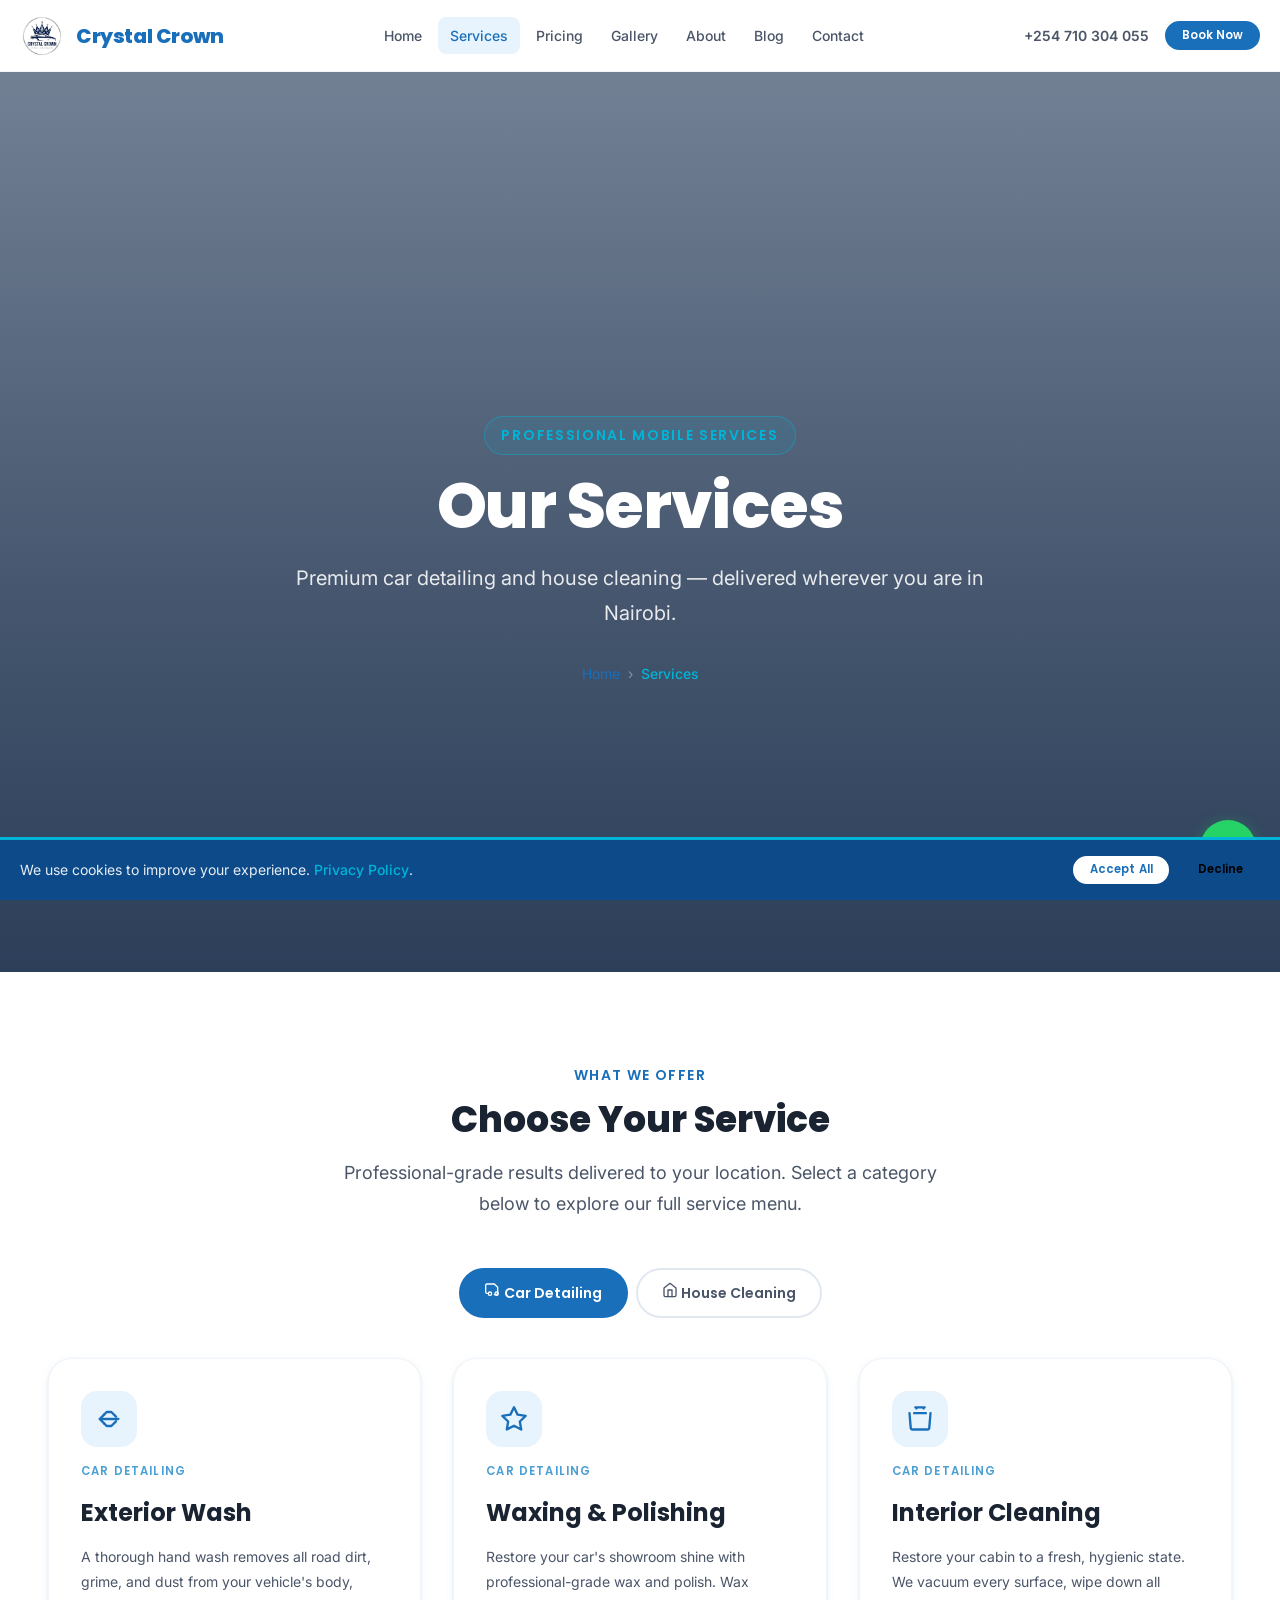
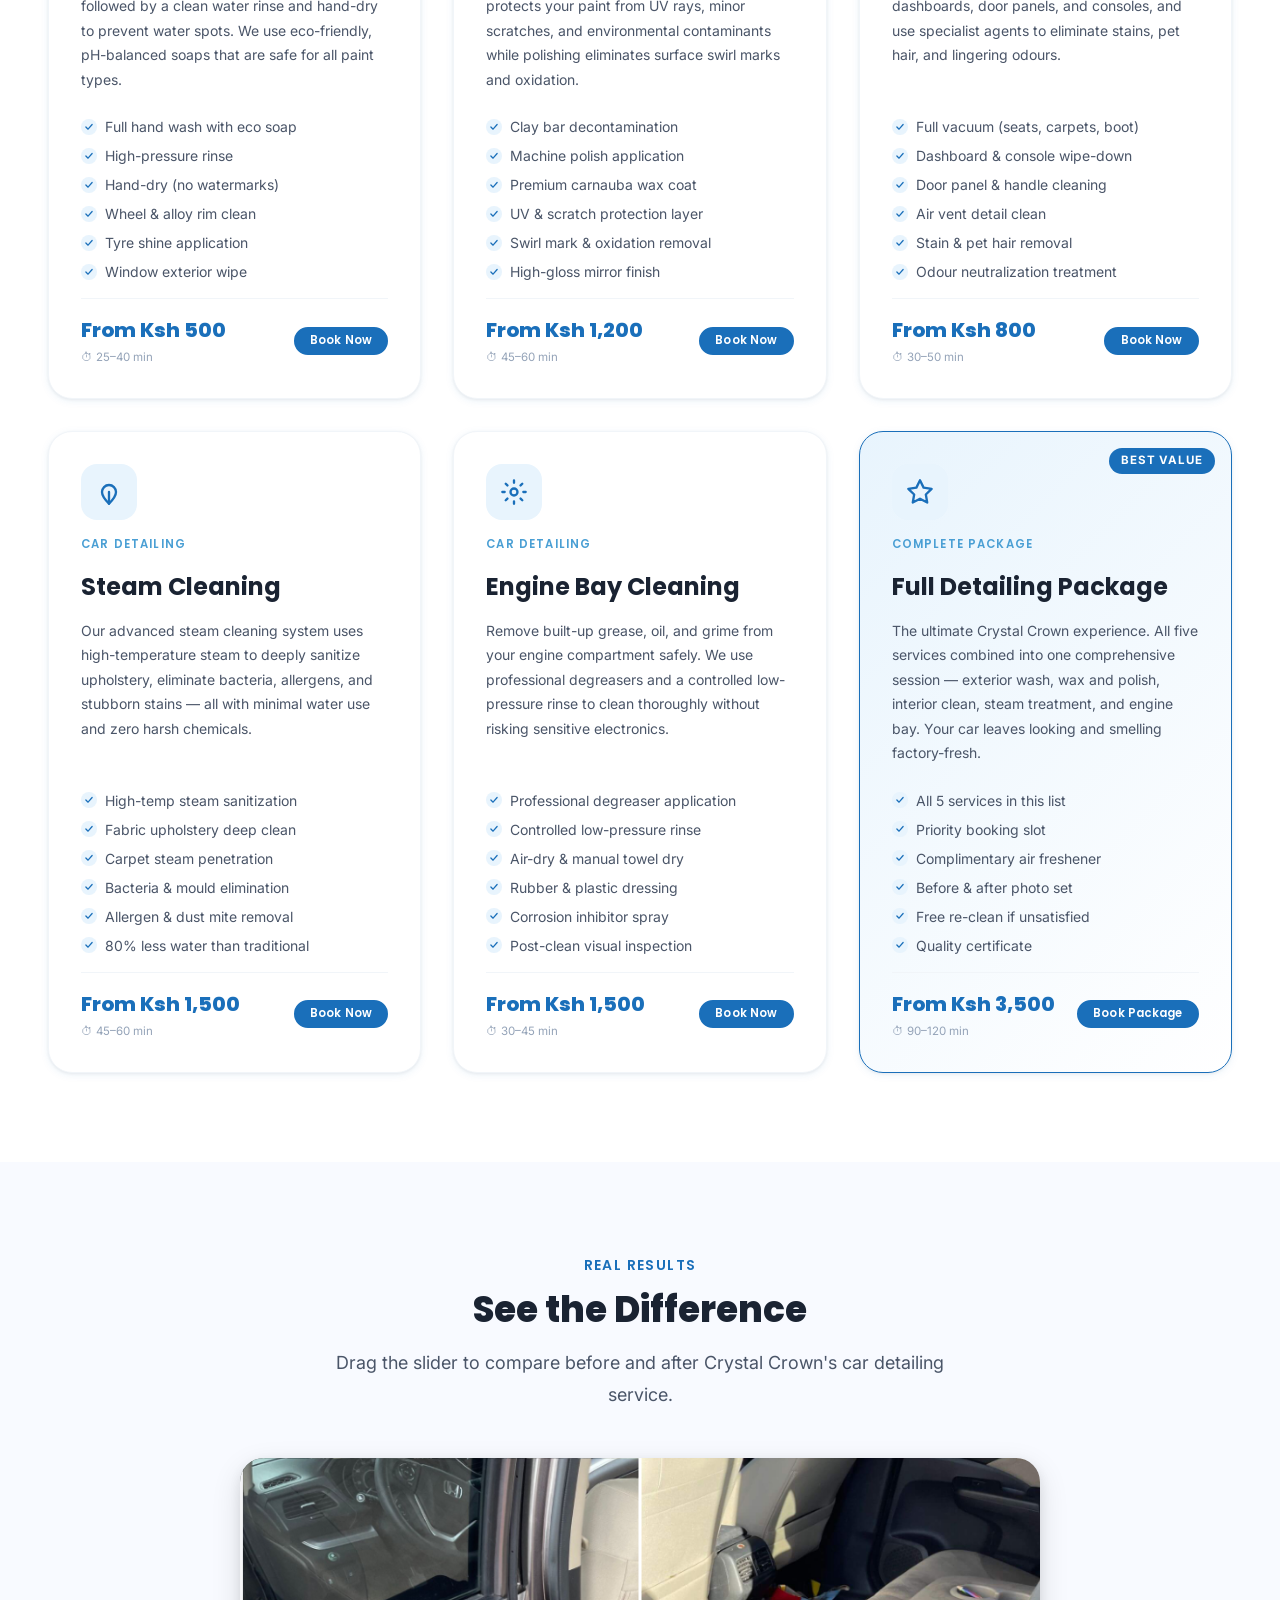
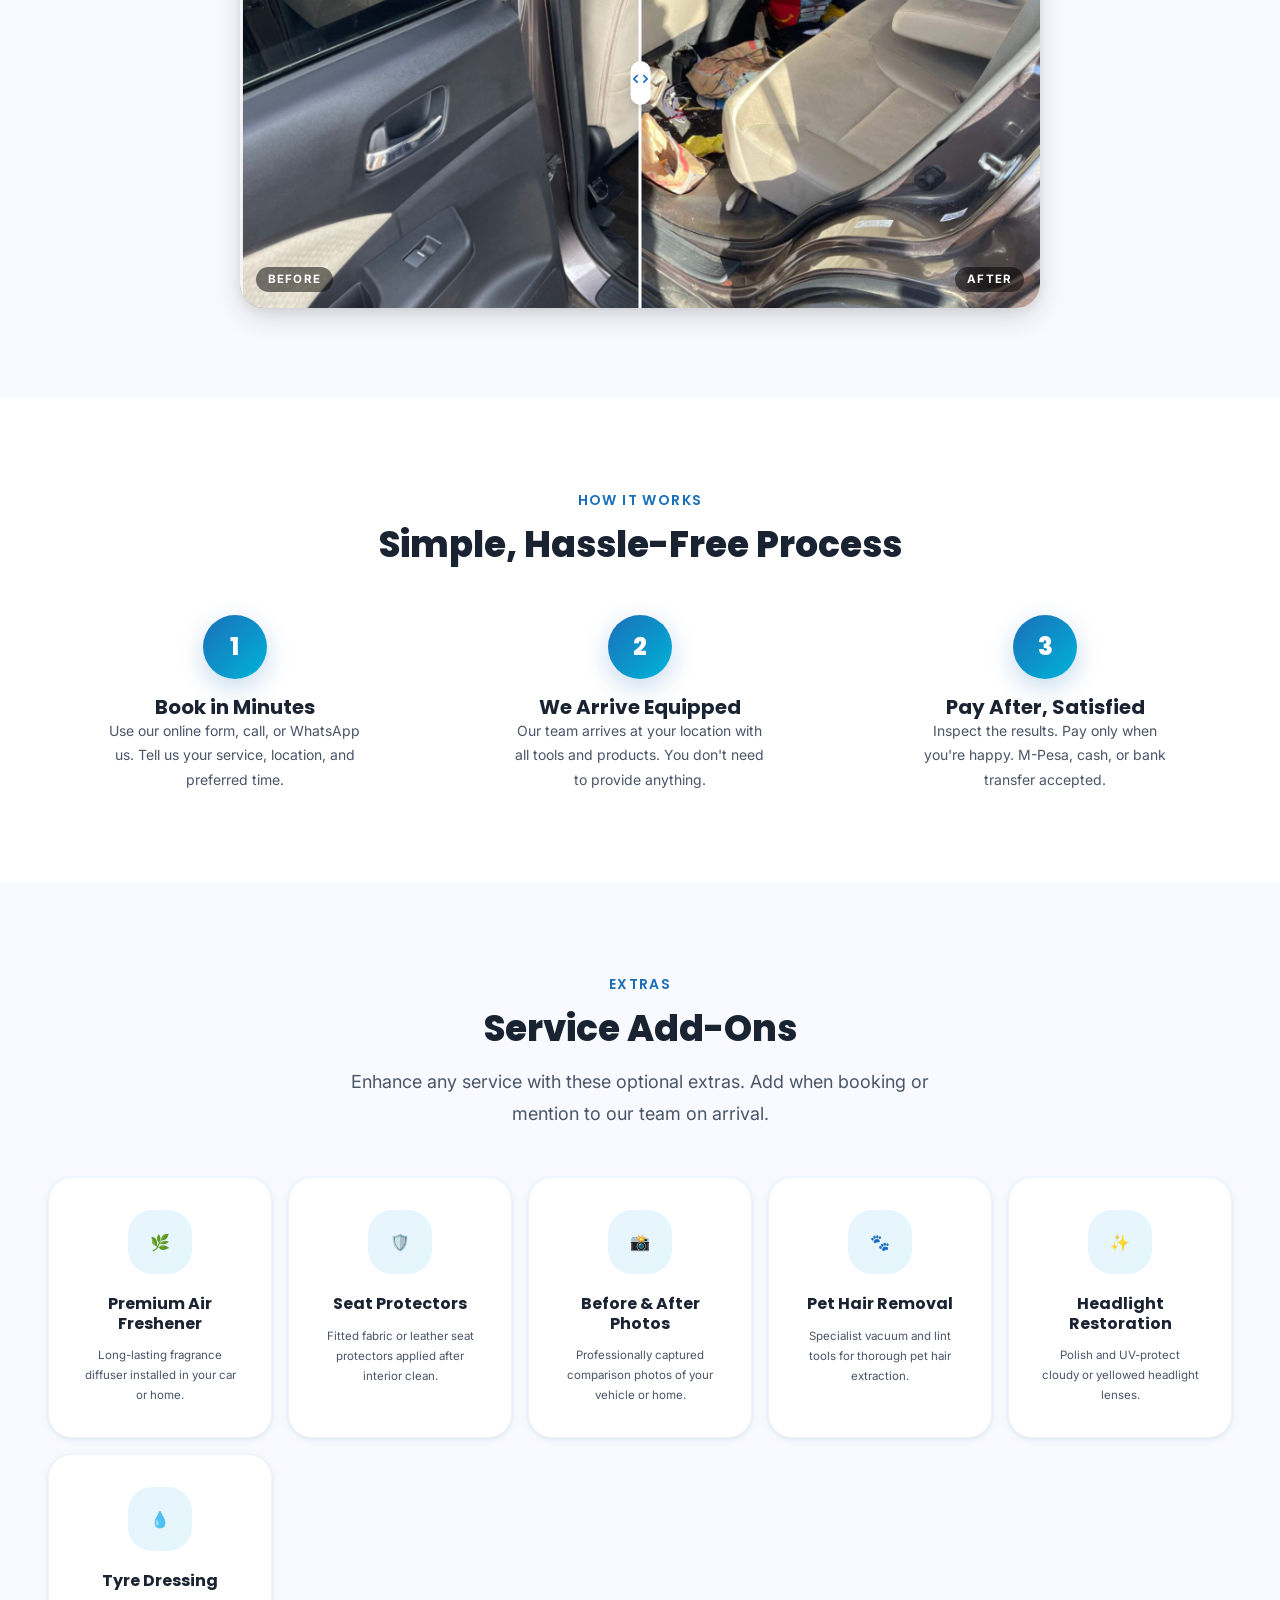
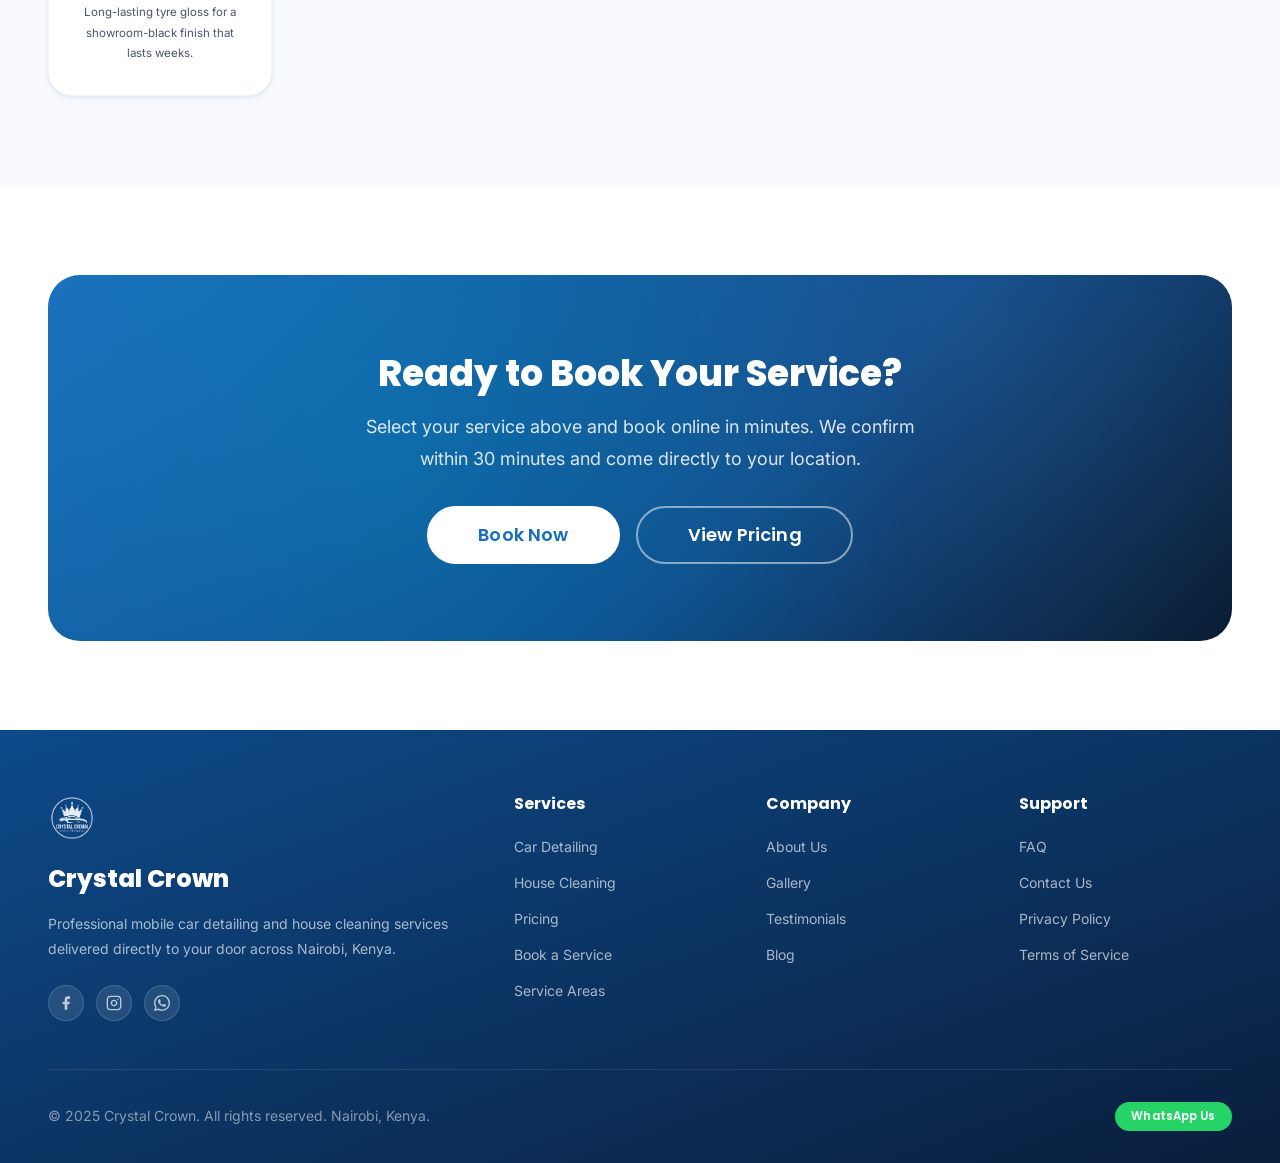
<file: services.html>
<!DOCTYPE html>
<html lang="en">
<head>
  <meta charset="UTF-8">
  <meta name="viewport" content="width=device-width, initial-scale=1.0">
  <meta name="description" content="Explore Crystal Crown's full range of car detailing and house cleaning services in Nairobi. Exterior wash, steam clean, deep clean, move-out and more.">
  <meta property="og:title" content="Services | Crystal Crown">
  <meta property="og:description" content="Professional mobile car detailing and house cleaning services in Nairobi. View all services and book online.">
  <meta property="og:type" content="website">
  <meta property="og:image" content="Assets/logo2.png">
  <link rel="icon" type="image/png" href="Assets/logo2.png">
  <link rel="preconnect" href="https://fonts.googleapis.com">
  <link rel="preconnect" href="https://fonts.gstatic.com" crossorigin>
  <link href="https://fonts.googleapis.com/css2?family=Inter:wght@400;500;600;700&family=Poppins:wght@600;700;800&display=swap" rel="stylesheet">
  <link rel="stylesheet" href="globals.css">
  <script src="globals.js" defer></script>
  <title>Services | Crystal Crown — Mobile Detailing & House Cleaning Nairobi</title>
</head>
<body>

<header class="header" role="banner">
  <nav class="nav" aria-label="Main navigation">
    <div class="nav__container">
      <a href="index.html" class="nav__logo">
        <img src="Assets/logo2.png" alt="Crystal Crown" class="nav__logo-img">
        <span class="nav__logo-text">Crystal Crown</span>
      </a>
      <ul class="nav__links" role="list">
        <li><a href="index.html" class="nav__link">Home</a></li>
        <li><a href="services.html" class="nav__link">Services</a></li>
        <li><a href="pricing.html" class="nav__link">Pricing</a></li>
        <li><a href="gallery.html" class="nav__link">Gallery</a></li>
        <li><a href="about.html" class="nav__link">About</a></li>
        <li><a href="blog.html" class="nav__link">Blog</a></li>
        <li><a href="contact.html" class="nav__link">Contact</a></li>
      </ul>
      <div class="nav__actions">
        <a href="tel:+254710304055" class="nav__phone" aria-label="Call us">+254 710 304 055</a>
        <a href="booking.html" class="btn btn--primary btn--sm">Book Now</a>
        <button class="nav__toggle" aria-label="Open navigation menu" aria-expanded="false" aria-controls="nav-mobile-panel">
          <span class="nav__toggle-bar"></span>
          <span class="nav__toggle-bar"></span>
          <span class="nav__toggle-bar"></span>
        </button>
      </div>
    </div>
    <div class="nav__mobile-panel" id="nav-mobile-panel" role="dialog" aria-label="Mobile navigation">
      <a href="index.html" class="nav__mobile-link">Home</a>
      <a href="services.html" class="nav__mobile-link">Services</a>
      <a href="pricing.html" class="nav__mobile-link">Pricing</a>
      <a href="gallery.html" class="nav__mobile-link">Gallery</a>
      <a href="about.html" class="nav__mobile-link">About</a>
      <a href="blog.html" class="nav__mobile-link">Blog</a>
      <a href="contact.html" class="nav__mobile-link">Contact</a>
      <div class="nav__mobile-cta"><a href="booking.html" class="btn btn--primary">Book a Service</a></div>
    </div>
    <div class="nav__backdrop" aria-hidden="true"></div>
  </nav>
</header>

<main>

  <!-- VIDEO HERO -->
  <section class="hero hero--video" aria-label="Services page hero">
    <video class="hero__video" autoplay muted loop playsinline preload="auto" aria-hidden="true">
      <source src="Assets/detail.mp4" type="video/mp4">
    </video>
    <div class="hero__overlay"></div>
    <div class="hero__content">
      <span class="hero__eyebrow">Professional Mobile Services</span>
      <h1 class="hero__title">Our Services</h1>
      <p class="hero__subtitle">Premium car detailing and house cleaning — delivered wherever you are in Nairobi.</p>
      <nav aria-label="Breadcrumb">
        <ol class="breadcrumb" role="list">
          <li class="breadcrumb__item"><a href="index.html">Home</a></li>
          <li class="breadcrumb__sep" aria-hidden="true">›</li>
          <li class="breadcrumb__item breadcrumb__item--current" aria-current="page">Services</li>
        </ol>
      </nav>
    </div>
  </section>

  <!-- SERVICE TABS -->
  <section class="section section--surface">
    <div class="container">
      <div class="section__header reveal">
        <span class="section__eyebrow">What We Offer</span>
        <h2 class="section__title">Choose Your Service</h2>
        <p class="section__subtitle">Professional-grade results delivered to your location. Select a category below to explore our full service menu.</p>
      </div>

      <div data-tabs>
        <div class="tabs__nav" role="tablist" aria-label="Service categories">
          <button class="tab-btn" data-tab="car-detailing" role="tab" aria-selected="true" aria-controls="car-detailing">
            <svg width="16" height="16" viewBox="0 0 24 24" fill="none" stroke="currentColor" stroke-width="2" stroke-linecap="round" stroke-linejoin="round" aria-hidden="true"><path d="M5 17H3a2 2 0 01-2-2V5a2 2 0 012-2h11l5 5v9a2 2 0 01-2 2h-3"/><circle cx="7.5" cy="17.5" r="2.5"/><circle cx="17.5" cy="17.5" r="2.5"/></svg>
            Car Detailing
          </button>
          <button class="tab-btn" data-tab="house-cleaning" role="tab" aria-selected="false" aria-controls="house-cleaning">
            <svg width="16" height="16" viewBox="0 0 24 24" fill="none" stroke="currentColor" stroke-width="2" stroke-linecap="round" stroke-linejoin="round" aria-hidden="true"><path d="M3 9l9-7 9 7v11a2 2 0 01-2 2H5a2 2 0 01-2-2z"/><polyline points="9 22 9 12 15 12 15 22"/></svg>
            House Cleaning
          </button>
        </div>

        <!-- CAR DETAILING -->
        <div class="tab-panel" id="car-detailing" role="tabpanel">
          <div class="grid-auto--lg reveal">

            <article class="service-card">
              <div class="service-card__icon" aria-hidden="true">
                <svg viewBox="0 0 24 24" fill="none" stroke="currentColor" stroke-width="2" stroke-linecap="round" stroke-linejoin="round"><path d="M4 12h16M4 12l4-4M4 12l4 4"/><path d="M8 8l2-2 4 0 4 4M8 16l2 2 4 0 4-4"/></svg>
              </div>
              <span class="service-card__eyebrow">Car Detailing</span>
              <h3 class="service-card__title">Exterior Wash</h3>
              <p class="service-card__desc">A thorough hand wash removes all road dirt, grime, and dust from your vehicle's body, followed by a clean water rinse and hand-dry to prevent water spots. We use eco-friendly, pH-balanced soaps that are safe for all paint types.</p>
              <ul class="service-card__includes" aria-label="Service includes">
                <li>Full hand wash with eco soap</li>
                <li>High-pressure rinse</li>
                <li>Hand-dry (no watermarks)</li>
                <li>Wheel &amp; alloy rim clean</li>
                <li>Tyre shine application</li>
                <li>Window exterior wipe</li>
              </ul>
              <div class="service-card__footer">
                <div class="service-card__meta">
                  <span class="service-card__price">From Ksh 500</span>
                  <span class="service-card__duration">⏱ 25–40 min</span>
                </div>
                <a href="booking.html" class="btn btn--primary btn--sm">Book Now</a>
              </div>
            </article>

            <article class="service-card">
              <div class="service-card__icon" aria-hidden="true">
                <svg viewBox="0 0 24 24" fill="none" stroke="currentColor" stroke-width="2" stroke-linecap="round" stroke-linejoin="round"><polygon points="12 2 15.09 8.26 22 9.27 17 14.14 18.18 21.02 12 17.77 5.82 21.02 7 14.14 2 9.27 8.91 8.26 12 2"/></svg>
              </div>
              <span class="service-card__eyebrow">Car Detailing</span>
              <h3 class="service-card__title">Waxing &amp; Polishing</h3>
              <p class="service-card__desc">Restore your car's showroom shine with professional-grade wax and polish. Wax protects your paint from UV rays, minor scratches, and environmental contaminants while polishing eliminates surface swirl marks and oxidation.</p>
              <ul class="service-card__includes" aria-label="Service includes">
                <li>Clay bar decontamination</li>
                <li>Machine polish application</li>
                <li>Premium carnauba wax coat</li>
                <li>UV &amp; scratch protection layer</li>
                <li>Swirl mark &amp; oxidation removal</li>
                <li>High-gloss mirror finish</li>
              </ul>
              <div class="service-card__footer">
                <div class="service-card__meta">
                  <span class="service-card__price">From Ksh 1,200</span>
                  <span class="service-card__duration">⏱ 45–60 min</span>
                </div>
                <a href="booking.html" class="btn btn--primary btn--sm">Book Now</a>
              </div>
            </article>

            <article class="service-card">
              <div class="service-card__icon" aria-hidden="true">
                <svg viewBox="0 0 24 24" fill="none" stroke="currentColor" stroke-width="2" stroke-linecap="round" stroke-linejoin="round"><path d="M8 2h8M9 2v1M15 2v1M3 7l1 12a2 2 0 002 2h12a2 2 0 002-2l1-12M7 7h10"/></svg>
              </div>
              <span class="service-card__eyebrow">Car Detailing</span>
              <h3 class="service-card__title">Interior Cleaning</h3>
              <p class="service-card__desc">Restore your cabin to a fresh, hygienic state. We vacuum every surface, wipe down all dashboards, door panels, and consoles, and use specialist agents to eliminate stains, pet hair, and lingering odours.</p>
              <ul class="service-card__includes" aria-label="Service includes">
                <li>Full vacuum (seats, carpets, boot)</li>
                <li>Dashboard &amp; console wipe-down</li>
                <li>Door panel &amp; handle cleaning</li>
                <li>Air vent detail clean</li>
                <li>Stain &amp; pet hair removal</li>
                <li>Odour neutralization treatment</li>
              </ul>
              <div class="service-card__footer">
                <div class="service-card__meta">
                  <span class="service-card__price">From Ksh 800</span>
                  <span class="service-card__duration">⏱ 30–50 min</span>
                </div>
                <a href="booking.html" class="btn btn--primary btn--sm">Book Now</a>
              </div>
            </article>

            <article class="service-card">
              <div class="service-card__icon" aria-hidden="true">
                <svg viewBox="0 0 24 24" fill="none" stroke="currentColor" stroke-width="2" stroke-linecap="round" stroke-linejoin="round"><path d="M12 22c3-3 6-6 6-10A6 6 0 006 12c0 4 3 7 6 10z"/><path d="M12 22V12"/></svg>
              </div>
              <span class="service-card__eyebrow">Car Detailing</span>
              <h3 class="service-card__title">Steam Cleaning</h3>
              <p class="service-card__desc">Our advanced steam cleaning system uses high-temperature steam to deeply sanitize upholstery, eliminate bacteria, allergens, and stubborn stains — all with minimal water use and zero harsh chemicals.</p>
              <ul class="service-card__includes" aria-label="Service includes">
                <li>High-temp steam sanitization</li>
                <li>Fabric upholstery deep clean</li>
                <li>Carpet steam penetration</li>
                <li>Bacteria &amp; mould elimination</li>
                <li>Allergen &amp; dust mite removal</li>
                <li>80% less water than traditional</li>
              </ul>
              <div class="service-card__footer">
                <div class="service-card__meta">
                  <span class="service-card__price">From Ksh 1,500</span>
                  <span class="service-card__duration">⏱ 45–60 min</span>
                </div>
                <a href="booking.html" class="btn btn--primary btn--sm">Book Now</a>
              </div>
            </article>

            <article class="service-card">
              <div class="service-card__icon" aria-hidden="true">
                <svg viewBox="0 0 24 24" fill="none" stroke="currentColor" stroke-width="2" stroke-linecap="round" stroke-linejoin="round"><circle cx="12" cy="12" r="3"/><path d="M19.07 4.93L17.65 6.35M6.35 17.65L4.93 19.07M4 12H2M22 12h-2M19.07 19.07L17.65 17.65M6.35 6.35L4.93 4.93M12 2V4M12 20v2"/></svg>
              </div>
              <span class="service-card__eyebrow">Car Detailing</span>
              <h3 class="service-card__title">Engine Bay Cleaning</h3>
              <p class="service-card__desc">Remove built-up grease, oil, and grime from your engine compartment safely. We use professional degreasers and a controlled low-pressure rinse to clean thoroughly without risking sensitive electronics.</p>
              <ul class="service-card__includes" aria-label="Service includes">
                <li>Professional degreaser application</li>
                <li>Controlled low-pressure rinse</li>
                <li>Air-dry &amp; manual towel dry</li>
                <li>Rubber &amp; plastic dressing</li>
                <li>Corrosion inhibitor spray</li>
                <li>Post-clean visual inspection</li>
              </ul>
              <div class="service-card__footer">
                <div class="service-card__meta">
                  <span class="service-card__price">From Ksh 1,500</span>
                  <span class="service-card__duration">⏱ 30–45 min</span>
                </div>
                <a href="booking.html" class="btn btn--primary btn--sm">Book Now</a>
              </div>
            </article>

            <article class="service-card service-card--featured">
              <span class="service-card__badge">Best Value</span>
              <div class="service-card__icon" aria-hidden="true">
                <svg viewBox="0 0 24 24" fill="none" stroke="currentColor" stroke-width="2" stroke-linecap="round" stroke-linejoin="round"><path d="M12 2l3.09 6.26L22 9.27l-5 4.87 1.18 6.88L12 17.77 5.82 21.02 7 14.14 2 9.27l6.91-1.01L12 2z"/></svg>
              </div>
              <span class="service-card__eyebrow">Complete Package</span>
              <h3 class="service-card__title">Full Detailing Package</h3>
              <p class="service-card__desc">The ultimate Crystal Crown experience. All five services combined into one comprehensive session — exterior wash, wax and polish, interior clean, steam treatment, and engine bay. Your car leaves looking and smelling factory-fresh.</p>
              <ul class="service-card__includes" aria-label="Service includes">
                <li>All 5 services in this list</li>
                <li>Priority booking slot</li>
                <li>Complimentary air freshener</li>
                <li>Before &amp; after photo set</li>
                <li>Free re-clean if unsatisfied</li>
                <li>Quality certificate</li>
              </ul>
              <div class="service-card__footer">
                <div class="service-card__meta">
                  <span class="service-card__price">From Ksh 3,500</span>
                  <span class="service-card__duration">⏱ 90–120 min</span>
                </div>
                <a href="booking.html" class="btn btn--primary btn--sm">Book Package</a>
              </div>
            </article>

          </div>
        </div>

        <!-- HOUSE CLEANING -->
        <div class="tab-panel" id="house-cleaning" role="tabpanel">
          <div class="grid-auto reveal">

            <article class="service-card">
              <div class="service-card__icon" aria-hidden="true">
                <svg viewBox="0 0 24 24" fill="none" stroke="currentColor" stroke-width="2" stroke-linecap="round" stroke-linejoin="round"><path d="M3 9l9-7 9 7v11a2 2 0 01-2 2H5a2 2 0 01-2-2z"/><polyline points="9 22 9 12 15 12 15 22"/></svg>
              </div>
              <span class="service-card__eyebrow">House Cleaning</span>
              <h3 class="service-card__title">Regular Home Clean</h3>
              <p class="service-card__desc">A thorough routine clean covering all main areas of your home. Perfect for weekly or bi-weekly maintenance to keep your living space consistently fresh, tidy, and hygienic.</p>
              <ul class="service-card__includes" aria-label="Service includes">
                <li>Dusting all surfaces, shelves, fans</li>
                <li>Vacuuming carpets &amp; upholstery</li>
                <li>Mopping all hard floors</li>
                <li>Full bathroom scrub</li>
                <li>Kitchen wipe-down</li>
                <li>Trash removal &amp; bin liners</li>
                <li>Window sills &amp; interior glass</li>
              </ul>
              <div class="service-card__footer">
                <div class="service-card__meta">
                  <span class="service-card__price">From Ksh 1,500</span>
                  <span class="service-card__duration">⏱ 2–3 hours</span>
                </div>
                <a href="booking.html" class="btn btn--primary btn--sm">Book Now</a>
              </div>
            </article>

            <article class="service-card service-card--featured">
              <span class="service-card__badge">Most Popular</span>
              <div class="service-card__icon" aria-hidden="true">
                <svg viewBox="0 0 24 24" fill="none" stroke="currentColor" stroke-width="2" stroke-linecap="round" stroke-linejoin="round"><circle cx="11" cy="11" r="8"/><path d="M21 21l-4.35-4.35"/><path d="M11 8v6M8 11h6"/></svg>
              </div>
              <span class="service-card__eyebrow">House Cleaning</span>
              <h3 class="service-card__title">Deep Clean</h3>
              <p class="service-card__desc">A comprehensive deep clean that goes far beyond the surface. Ideal for first-time clients, post-renovation cleaning, or a quarterly reset of your entire living space.</p>
              <ul class="service-card__includes" aria-label="Service includes">
                <li>Everything in Regular Clean</li>
                <li>Inside kitchen cabinets &amp; drawers</li>
                <li>Inside oven, microwave &amp; fridge</li>
                <li>Grout &amp; tile joint scrubbing</li>
                <li>Behind &amp; under appliances</li>
                <li>Descaling bathroom fixtures</li>
                <li>Balcony/patio sweep &amp; wipe</li>
              </ul>
              <div class="service-card__footer">
                <div class="service-card__meta">
                  <span class="service-card__price">From Ksh 3,000</span>
                  <span class="service-card__duration">⏱ 4–6 hours</span>
                </div>
                <a href="booking.html" class="btn btn--primary btn--sm">Book Now</a>
              </div>
            </article>

            <article class="service-card">
              <div class="service-card__icon" aria-hidden="true">
                <svg viewBox="0 0 24 24" fill="none" stroke="currentColor" stroke-width="2" stroke-linecap="round" stroke-linejoin="round"><path d="M21 16V8a2 2 0 00-1-1.73l-7-4a2 2 0 00-2 0l-7 4A2 2 0 003 8v8a2 2 0 001 1.73l7 4a2 2 0 002 0l7-4A2 2 0 0021 16z"/></svg>
              </div>
              <span class="service-card__eyebrow">House Cleaning</span>
              <h3 class="service-card__title">Move-In / Move-Out</h3>
              <p class="service-card__desc">A thorough property clean for tenancy handovers. Landlords use it to prepare for new tenants; departing tenants use it to secure their full deposit back with a spotless finish.</p>
              <ul class="service-card__includes" aria-label="Service includes">
                <li>Full property sanitization</li>
                <li>Inside all wardrobes &amp; storage</li>
                <li>Deep kitchen clean incl. extractor</li>
                <li>All light switches &amp; door handles</li>
                <li>Debris &amp; remaining garbage removal</li>
                <li>Final walk-through inspection</li>
                <li>Handover-ready finish</li>
              </ul>
              <div class="service-card__footer">
                <div class="service-card__meta">
                  <span class="service-card__price">From Ksh 3,500</span>
                  <span class="service-card__duration">⏱ 4–8 hours</span>
                </div>
                <a href="booking.html" class="btn btn--primary btn--sm">Book Now</a>
              </div>
            </article>

            <article class="service-card">
              <div class="service-card__icon" aria-hidden="true">
                <svg viewBox="0 0 24 24" fill="none" stroke="currentColor" stroke-width="2" stroke-linecap="round" stroke-linejoin="round"><rect x="2" y="3" width="20" height="14" rx="2"/><path d="M8 21h8M12 17v4"/></svg>
              </div>
              <span class="service-card__eyebrow">House Cleaning</span>
              <h3 class="service-card__title">Office / Commercial</h3>
              <p class="service-card__desc">Discreet, professional workspace cleaning that works around your schedule. Available during or after working hours — keeping your team environment clean, sanitized, and professional.</p>
              <ul class="service-card__includes" aria-label="Service includes">
                <li>Dusting desks &amp; monitors</li>
                <li>Floor vacuuming &amp; mopping</li>
                <li>Bathrooms &amp; kitchen cleaning</li>
                <li>Glass partitions &amp; surfaces</li>
                <li>High-touch area sanitization</li>
                <li>Bin emptying &amp; recycling</li>
                <li>Reception &amp; common areas</li>
              </ul>
              <div class="service-card__footer">
                <div class="service-card__meta">
                  <span class="service-card__price">From Ksh 2,000</span>
                  <span class="service-card__duration">⏱ 2–5 hours</span>
                </div>
                <a href="booking.html" class="btn btn--primary btn--sm">Book Now</a>
              </div>
            </article>

          </div>
        </div>
      </div>
    </div>
  </section>

  <!-- BEFORE / AFTER SLIDER -->
  <section class="section section--surface-2" aria-labelledby="before-after-title">
    <div class="container">
      <div class="section__header reveal">
        <span class="section__eyebrow">Real Results</span>
        <h2 class="section__title" id="before-after-title">See the Difference</h2>
        <p class="section__subtitle">Drag the slider to compare before and after Crystal Crown's car detailing service.</p>
      </div>
      <div class="reveal" style="max-width: 800px; margin-inline: auto;">
        <div class="before-after" role="img" aria-label="Before and after car detailing comparison. Drag the slider to compare.">
          <img class="before-after__img before-after__before" src="Assets/before.png" alt="Car before Crystal Crown detailing service" loading="lazy">
          <img class="before-after__img before-after__after" src="Assets/after.png" alt="Car after Crystal Crown detailing service" loading="lazy">
          <div class="before-after__handle" aria-hidden="true">
            <div class="before-after__handle-btn">
              <svg viewBox="0 0 24 24" fill="none" stroke="currentColor" stroke-width="2" stroke-linecap="round" stroke-linejoin="round" width="20" height="20"><path d="M8 3L4 7l4 4M16 3l4 4-4 4"/></svg>
            </div>
          </div>
          <span class="before-after__label before-after__label--before" aria-hidden="true">BEFORE</span>
          <span class="before-after__label before-after__label--after" aria-hidden="true">AFTER</span>
        </div>
      </div>
    </div>
  </section>

  <!-- PROCESS STEPS -->
  <section class="section section--surface" aria-labelledby="process-title">
    <div class="container">
      <div class="section__header reveal">
        <span class="section__eyebrow">How It Works</span>
        <h2 class="section__title" id="process-title">Simple, Hassle-Free Process</h2>
      </div>
      <div class="steps-row reveal">
        <div class="step">
          <div class="step__number" aria-hidden="true">1</div>
          <div>
            <h3 class="step__title">Book in Minutes</h3>
            <p class="step__desc">Use our online form, call, or WhatsApp us. Tell us your service, location, and preferred time.</p>
          </div>
        </div>
        <div class="step">
          <div class="step__number" aria-hidden="true">2</div>
          <div>
            <h3 class="step__title">We Arrive Equipped</h3>
            <p class="step__desc">Our team arrives at your location with all tools and products. You don't need to provide anything.</p>
          </div>
        </div>
        <div class="step">
          <div class="step__number" aria-hidden="true">3</div>
          <div>
            <h3 class="step__title">Pay After, Satisfied</h3>
            <p class="step__desc">Inspect the results. Pay only when you're happy. M-Pesa, cash, or bank transfer accepted.</p>
          </div>
        </div>
      </div>
    </div>
  </section>

  <!-- ADD-ONS -->
  <section class="section section--surface-2" aria-labelledby="addons-title">
    <div class="container">
      <div class="section__header reveal">
        <span class="section__eyebrow">Extras</span>
        <h2 class="section__title" id="addons-title">Service Add-Ons</h2>
        <p class="section__subtitle">Enhance any service with these optional extras. Add when booking or mention to our team on arrival.</p>
      </div>
      <div class="grid-auto--sm reveal">
        <div class="benefit-card">
          <div class="benefit-card__icon" aria-hidden="true">🌿</div>
          <h3 class="benefit-card__title" style="font-size: var(--text-base);">Premium Air Freshener</h3>
          <p class="benefit-card__desc" style="font-size: var(--text-xs);">Long-lasting fragrance diffuser installed in your car or home.</p>
        </div>
        <div class="benefit-card">
          <div class="benefit-card__icon" aria-hidden="true">🛡️</div>
          <h3 class="benefit-card__title" style="font-size: var(--text-base);">Seat Protectors</h3>
          <p class="benefit-card__desc" style="font-size: var(--text-xs);">Fitted fabric or leather seat protectors applied after interior clean.</p>
        </div>
        <div class="benefit-card">
          <div class="benefit-card__icon" aria-hidden="true">📸</div>
          <h3 class="benefit-card__title" style="font-size: var(--text-base);">Before &amp; After Photos</h3>
          <p class="benefit-card__desc" style="font-size: var(--text-xs);">Professionally captured comparison photos of your vehicle or home.</p>
        </div>
        <div class="benefit-card">
          <div class="benefit-card__icon" aria-hidden="true">🐾</div>
          <h3 class="benefit-card__title" style="font-size: var(--text-base);">Pet Hair Removal</h3>
          <p class="benefit-card__desc" style="font-size: var(--text-xs);">Specialist vacuum and lint tools for thorough pet hair extraction.</p>
        </div>
        <div class="benefit-card">
          <div class="benefit-card__icon" aria-hidden="true">✨</div>
          <h3 class="benefit-card__title" style="font-size: var(--text-base);">Headlight Restoration</h3>
          <p class="benefit-card__desc" style="font-size: var(--text-xs);">Polish and UV-protect cloudy or yellowed headlight lenses.</p>
        </div>
        <div class="benefit-card">
          <div class="benefit-card__icon" aria-hidden="true">💧</div>
          <h3 class="benefit-card__title" style="font-size: var(--text-base);">Tyre Dressing</h3>
          <p class="benefit-card__desc" style="font-size: var(--text-xs);">Long-lasting tyre gloss for a showroom-black finish that lasts weeks.</p>
        </div>
      </div>
    </div>
  </section>

  <!-- CTA -->
  <section class="section section--surface">
    <div class="container">
      <div class="cta-banner reveal">
        <div class="cta-banner__content">
          <h2 class="cta-banner__title">Ready to Book Your Service?</h2>
          <p class="cta-banner__subtitle">Select your service above and book online in minutes. We confirm within 30 minutes and come directly to your location.</p>
          <div class="cta-banner__actions">
            <a href="booking.html" class="btn btn--white btn--xl">Book Now</a>
            <a href="pricing.html" class="btn btn--outline btn--xl" style="border-color: rgba(255,255,255,0.5); color: #fff;">View Pricing</a>
          </div>
        </div>
      </div>
    </div>
  </section>

</main>

<footer class="footer" role="contentinfo">
  <div class="container">
    <div class="footer__grid">
      <div class="footer__brand">
        <img src="Assets/logo2.png" alt="Crystal Crown" class="footer__logo" loading="lazy">
        <p class="footer__brand-name">Crystal Crown</p>
        <p class="footer__tagline">Professional mobile car detailing and house cleaning services delivered directly to your door across Nairobi, Kenya.</p>
        <div class="footer__social">
          <a href="#" class="footer__social-link" aria-label="Facebook" target="_blank" rel="noopener noreferrer"><svg viewBox="0 0 24 24" fill="currentColor" aria-hidden="true"><path d="M18 2h-3a5 5 0 00-5 5v3H7v4h3v8h4v-8h3l1-4h-4V7a1 1 0 011-1h3z"/></svg></a>
          <a href="#" class="footer__social-link" aria-label="Instagram" target="_blank" rel="noopener noreferrer"><svg viewBox="0 0 24 24" fill="none" stroke="currentColor" stroke-width="2" stroke-linecap="round" stroke-linejoin="round" aria-hidden="true"><rect x="2" y="2" width="20" height="20" rx="5" ry="5"/><path d="M16 11.37A4 4 0 1112.63 8 4 4 0 0116 11.37z"/><line x1="17.5" y1="6.5" x2="17.51" y2="6.5"/></svg></a>
          <a href="https://wa.me/254710304055" class="footer__social-link" aria-label="WhatsApp" target="_blank" rel="noopener noreferrer"><svg viewBox="0 0 24 24" fill="currentColor" aria-hidden="true"><path d="M17.472 14.382c-.297-.149-1.758-.867-2.03-.967-.273-.099-.471-.148-.67.15-.197.297-.767.966-.94 1.164-.173.199-.347.223-.644.075-.297-.15-1.255-.463-2.39-1.475-.883-.788-1.48-1.761-1.653-2.059-.173-.297-.018-.458.13-.606.134-.133.298-.347.446-.52.149-.174.198-.298.298-.497.099-.198.05-.371-.025-.52-.075-.149-.669-1.612-.916-2.207-.242-.579-.487-.5-.669-.51-.173-.008-.371-.01-.57-.01-.198 0-.52.074-.792.372-.272.297-1.04 1.016-1.04 2.479 0 1.462 1.065 2.875 1.213 3.074.149.198 2.096 3.2 5.077 4.487.709.306 1.262.489 1.694.625.712.227 1.36.195 1.871.118.571-.085 1.758-.719 2.006-1.413.248-.694.248-1.289.173-1.413-.074-.124-.272-.198-.57-.347zm-5.421 7.403h-.004a9.87 9.87 0 01-5.031-1.378l-.361-.214-3.741.981.998-3.648-.235-.374a9.86 9.86 0 01-1.51-5.26c.001-5.45 4.436-9.884 9.888-9.884 2.64 0 5.122 1.03 6.988 2.898a9.825 9.825 0 012.893 6.994c-.003 5.45-4.437 9.884-9.885 9.884zm8.413-18.297A11.815 11.815 0 0012.05 0C5.495 0 .16 5.335.157 11.892c0 2.096.547 4.142 1.588 5.945L.057 24l6.305-1.654a11.882 11.882 0 005.683 1.448h.005c6.554 0 11.89-5.335 11.893-11.893a11.821 11.821 0 00-3.48-8.413z"/></svg></a>
        </div>
      </div>
      <div><h3 class="footer__col-title">Services</h3><ul class="footer__col-links" role="list"><li><a href="services.html" class="footer__col-link">Car Detailing</a></li><li><a href="services.html#house-cleaning" class="footer__col-link">House Cleaning</a></li><li><a href="pricing.html" class="footer__col-link">Pricing</a></li><li><a href="booking.html" class="footer__col-link">Book a Service</a></li><li><a href="service-areas.html" class="footer__col-link">Service Areas</a></li></ul></div>
      <div><h3 class="footer__col-title">Company</h3><ul class="footer__col-links" role="list"><li><a href="about.html" class="footer__col-link">About Us</a></li><li><a href="gallery.html" class="footer__col-link">Gallery</a></li><li><a href="testimonials.html" class="footer__col-link">Testimonials</a></li><li><a href="blog.html" class="footer__col-link">Blog</a></li></ul></div>
      <div><h3 class="footer__col-title">Support</h3><ul class="footer__col-links" role="list"><li><a href="faq.html" class="footer__col-link">FAQ</a></li><li><a href="contact.html" class="footer__col-link">Contact Us</a></li><li><a href="privacy-policy.html" class="footer__col-link">Privacy Policy</a></li><li><a href="terms-of-service.html" class="footer__col-link">Terms of Service</a></li></ul></div>
    </div>
    <div class="footer__bottom">
      <p class="footer__copyright">© 2025 Crystal Crown. All rights reserved. Nairobi, Kenya.</p>
      <a href="https://wa.me/254710304055" class="btn btn--whatsapp btn--sm" target="_blank" rel="noopener noreferrer">WhatsApp Us</a>
    </div>
  </div>
</footer>

<div class="whatsapp-widget" aria-label="WhatsApp chat widget">
  <div class="whatsapp-widget__bubble" aria-live="polite"><strong>Need a quote?</strong><br>Chat with us on WhatsApp!</div>
  <button class="whatsapp-widget__toggle" aria-label="Toggle WhatsApp chat" aria-expanded="false">
    <a href="https://wa.me/254710304055?text=Hello%20Crystal%20Crown!" target="_blank" rel="noopener noreferrer" class="whatsapp-widget__btn" aria-label="Open WhatsApp">
      <svg class="whatsapp-widget__icon" viewBox="0 0 24 24" aria-hidden="true" fill="white"><path d="M17.472 14.382c-.297-.149-1.758-.867-2.03-.967-.273-.099-.471-.148-.67.15-.197.297-.767.966-.94 1.164-.173.199-.347.223-.644.075-.297-.15-1.255-.463-2.39-1.475-.883-.788-1.48-1.761-1.653-2.059-.173-.297-.018-.458.13-.606.134-.133.298-.347.446-.52.149-.174.198-.298.298-.497.099-.198.05-.371-.025-.52-.075-.149-.669-1.612-.916-2.207-.242-.579-.487-.5-.669-.51-.173-.008-.371-.01-.57-.01-.198 0-.52.074-.792.372-.272.297-1.04 1.016-1.04 2.479 0 1.462 1.065 2.875 1.213 3.074.149.198 2.096 3.2 5.077 4.487.709.306 1.262.489 1.694.625.712.227 1.36.195 1.871.118.571-.085 1.758-.719 2.006-1.413.248-.694.248-1.289.173-1.413-.074-.124-.272-.198-.57-.347z"/></svg>
    </a>
  </button>
</div>
<button class="back-to-top" aria-label="Scroll back to top"><svg viewBox="0 0 24 24" fill="none" stroke="currentColor" stroke-width="2" stroke-linecap="round" stroke-linejoin="round" aria-hidden="true"><path d="M18 15l-6-6-6 6"/></svg></button>
<div class="cookie-banner" role="dialog" aria-label="Cookie consent" aria-live="polite">
  <p class="cookie-banner__text">We use cookies to improve your experience. <a href="privacy-policy.html">Privacy Policy</a>.</p>
  <div class="cookie-banner__actions">
    <button class="btn btn--white btn--sm cookie-banner__accept">Accept All</button>
    <button class="btn btn--sm cookie-banner__decline">Decline</button>
  </div>
</div>

</body>
</html>
</file>
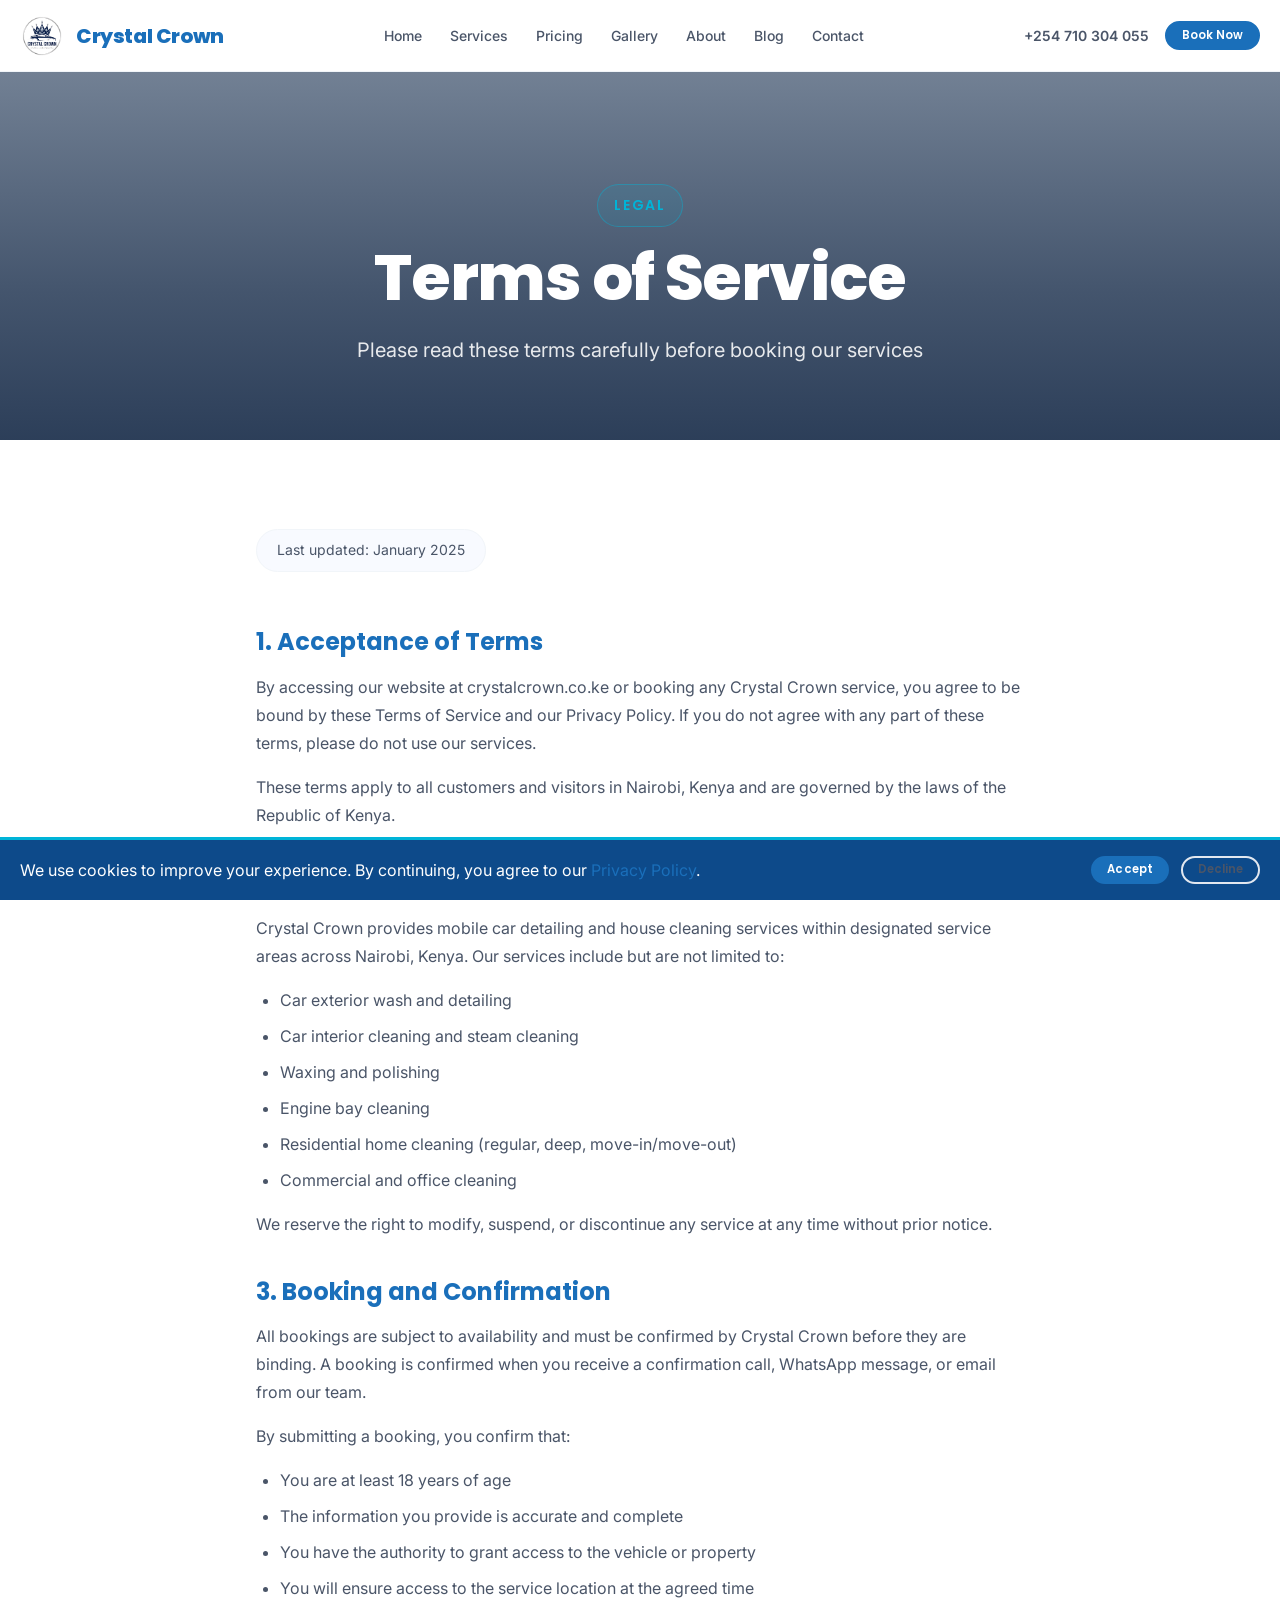
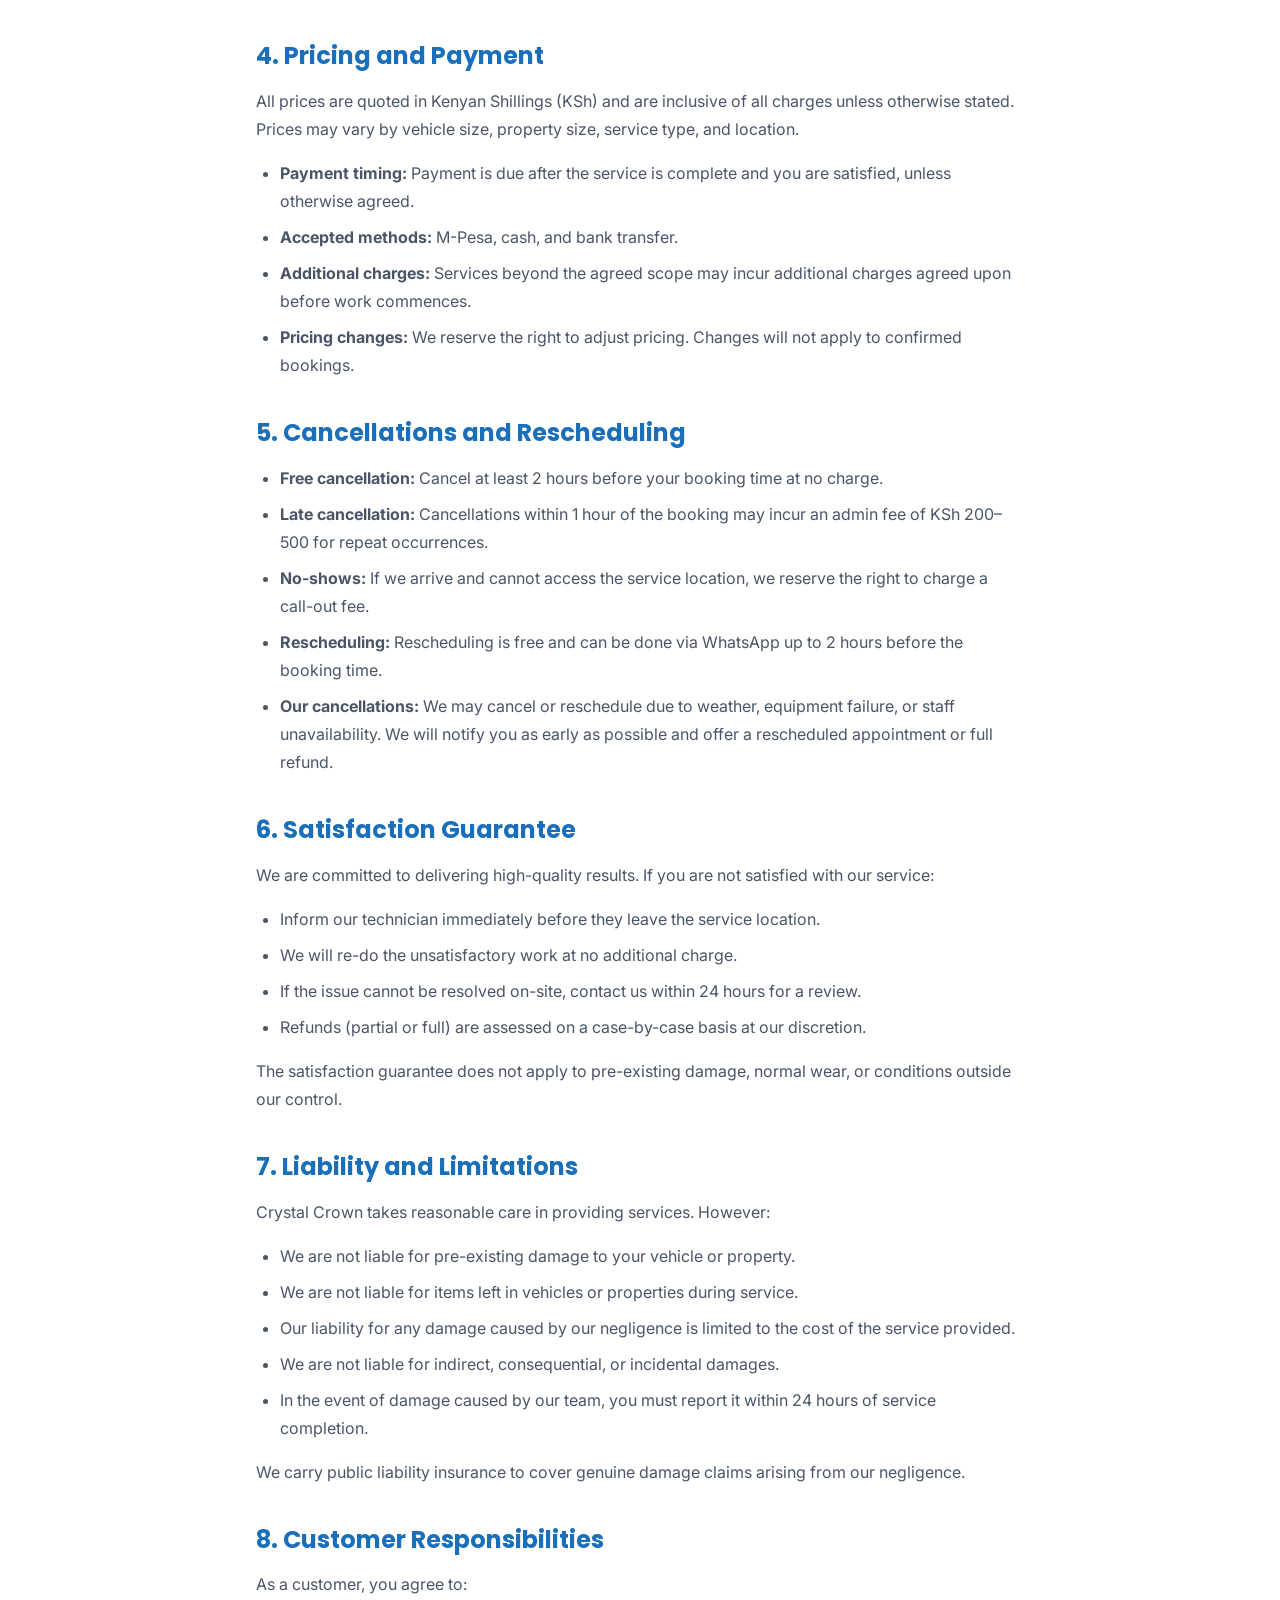
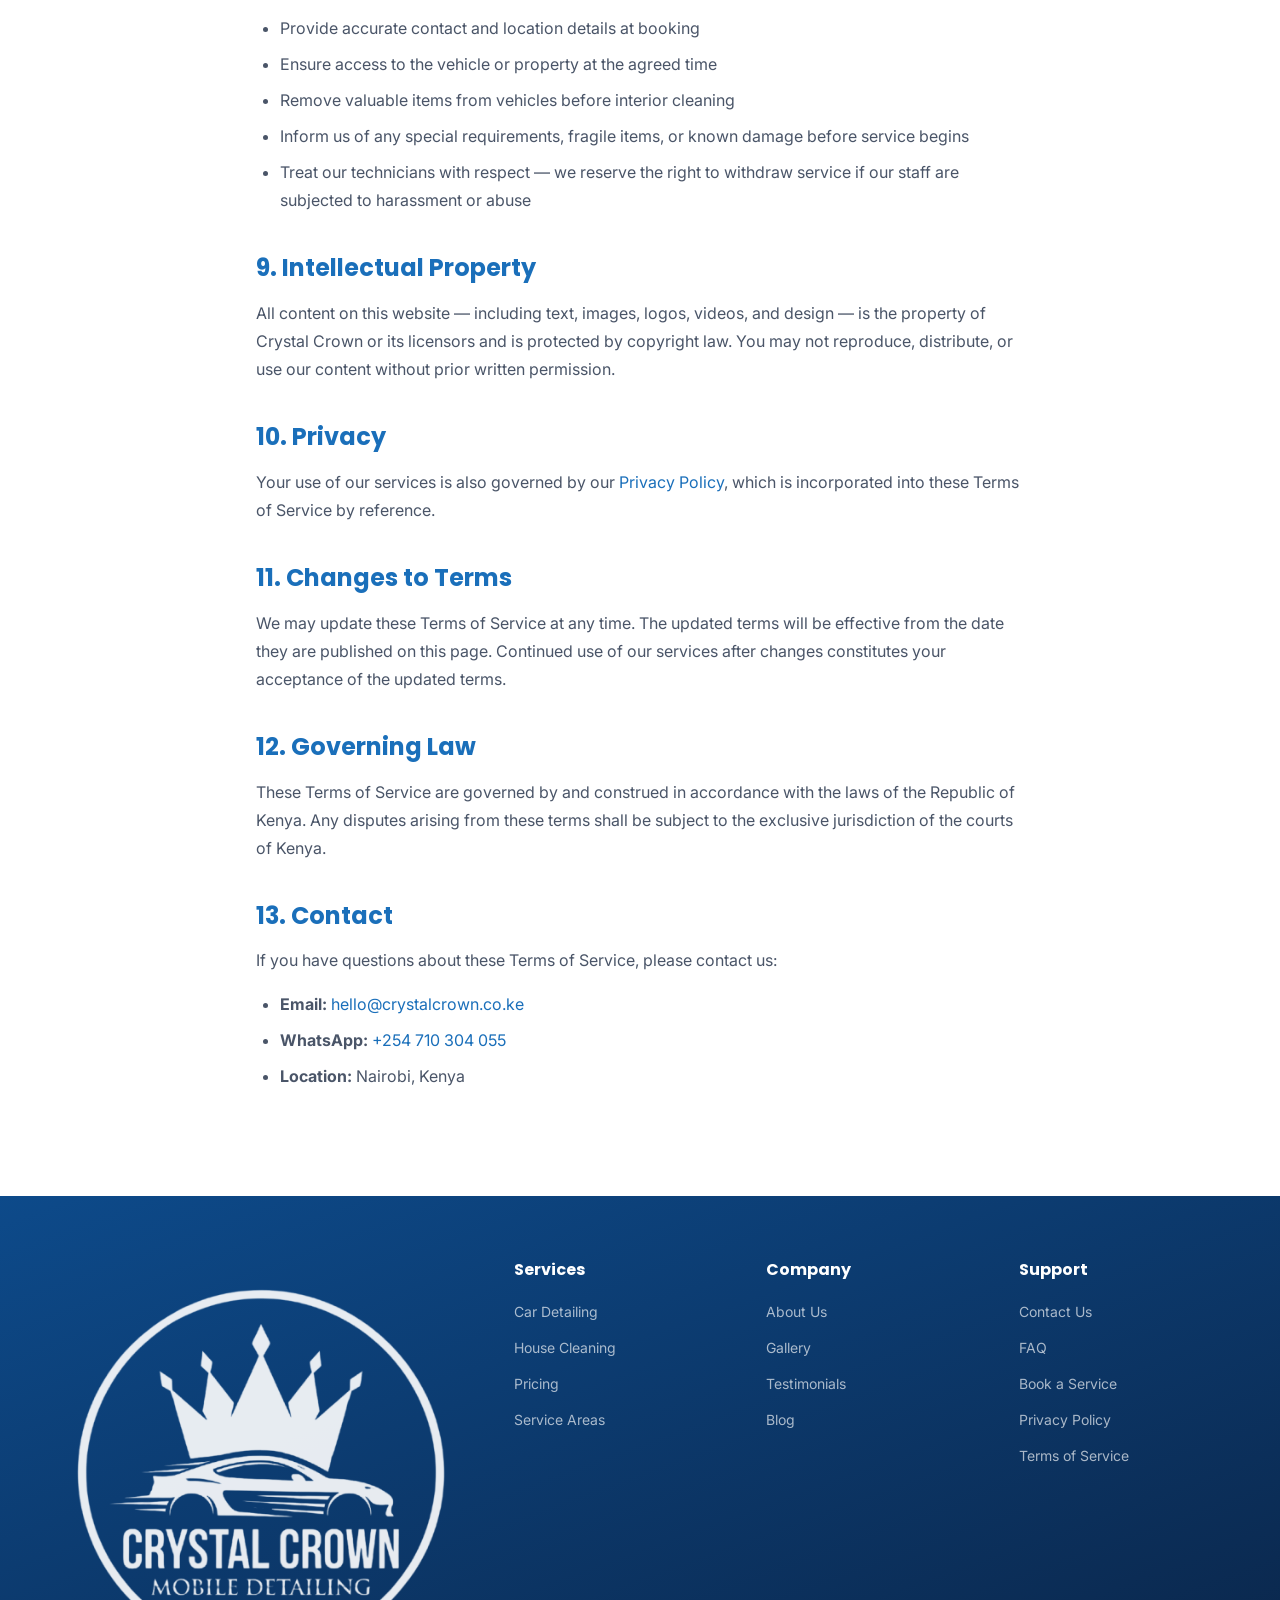
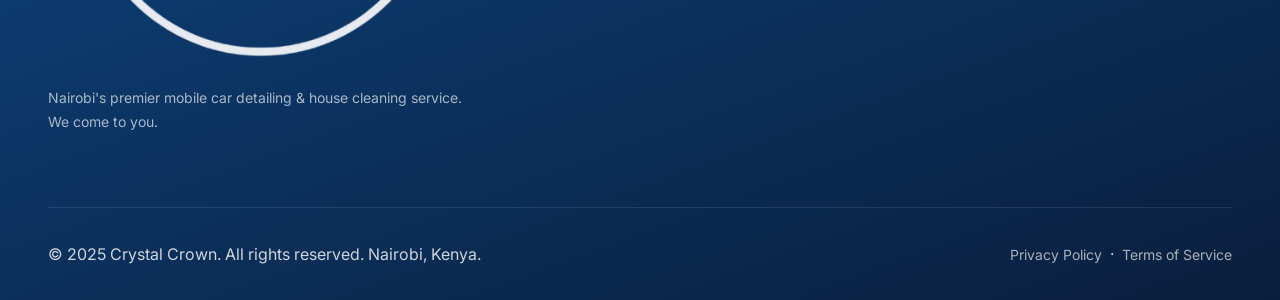
<file: terms-of-service.html>
<!DOCTYPE html>
<html lang="en">
<head>
  <meta charset="UTF-8">
  <meta name="viewport" content="width=device-width, initial-scale=1.0">
  <meta name="description" content="Crystal Crown Terms of Service — conditions for using our car detailing and house cleaning services in Nairobi, Kenya.">
  <meta property="og:title" content="Terms of Service | Crystal Crown Nairobi">
  <meta property="og:type" content="website">
  <title>Terms of Service | Crystal Crown</title>
  <link rel="stylesheet" href="globals.css">
  <script src="globals.js" defer></script>
</head>
<body>

  <!-- ═══ HEADER ═══ -->
  <header class="header" role="banner">
    <nav class="nav" aria-label="Main navigation">
      <div class="nav__container">
        <a href="index.html" class="nav__logo">
          <img src="Assets/logo2.png" alt="Crystal Crown" class="nav__logo-img">
          <span class="nav__logo-text">Crystal Crown</span>
        </a>
        <ul class="nav__links" role="list">
          <li><a href="index.html" class="nav__link">Home</a></li>
          <li><a href="services.html" class="nav__link">Services</a></li>
          <li><a href="pricing.html" class="nav__link">Pricing</a></li>
          <li><a href="gallery.html" class="nav__link">Gallery</a></li>
          <li><a href="about.html" class="nav__link">About</a></li>
          <li><a href="blog.html" class="nav__link">Blog</a></li>
          <li><a href="contact.html" class="nav__link">Contact</a></li>
        </ul>
        <div class="nav__actions">
          <a href="tel:+254710304055" class="nav__phone" aria-label="Call Crystal Crown">+254 710 304 055</a>
          <a href="booking.html" class="btn btn--primary btn--sm">Book Now</a>
          <button class="nav__toggle" aria-label="Open navigation menu" aria-expanded="false" aria-controls="nav-mobile-panel">
            <span class="nav__toggle-bar"></span>
            <span class="nav__toggle-bar"></span>
            <span class="nav__toggle-bar"></span>
          </button>
        </div>
      </div>
      <div class="nav__mobile-panel" id="nav-mobile-panel" role="dialog" aria-label="Mobile navigation">
        <a href="index.html" class="nav__mobile-link">Home</a>
        <a href="services.html" class="nav__mobile-link">Services</a>
        <a href="pricing.html" class="nav__mobile-link">Pricing</a>
        <a href="gallery.html" class="nav__mobile-link">Gallery</a>
        <a href="about.html" class="nav__mobile-link">About</a>
        <a href="blog.html" class="nav__mobile-link">Blog</a>
        <a href="contact.html" class="nav__mobile-link">Contact</a>
        <div class="nav__mobile-cta"><a href="booking.html" class="btn btn--primary">Book a Service</a></div>
      </div>
      <div class="nav__backdrop" aria-hidden="true"></div>
    </nav>
  </header>

  <!-- ═══ HERO ═══ -->
  <section class="hero hero--short hero--image">
    <div class="hero__overlay"></div>
    <div class="hero__content container">
      <p class="hero__eyebrow">Legal</p>
      <h1 class="hero__title">Terms of Service</h1>
      <p class="hero__subtitle">Please read these terms carefully before booking our services</p>
    </div>
  </section>

  <main id="main-content">
    <section class="section section--surface">
      <div class="container">
        <div class="legal-content">
          <p class="legal-date">Last updated: January 2025</p>

          <h2>1. Acceptance of Terms</h2>
          <p>By accessing our website at crystalcrown.co.ke or booking any Crystal Crown service, you agree to be bound by these Terms of Service and our Privacy Policy. If you do not agree with any part of these terms, please do not use our services.</p>
          <p>These terms apply to all customers and visitors in Nairobi, Kenya and are governed by the laws of the Republic of Kenya.</p>

          <h2>2. Services Offered</h2>
          <p>Crystal Crown provides mobile car detailing and house cleaning services within designated service areas across Nairobi, Kenya. Our services include but are not limited to:</p>
          <ul>
            <li>Car exterior wash and detailing</li>
            <li>Car interior cleaning and steam cleaning</li>
            <li>Waxing and polishing</li>
            <li>Engine bay cleaning</li>
            <li>Residential home cleaning (regular, deep, move-in/move-out)</li>
            <li>Commercial and office cleaning</li>
          </ul>
          <p>We reserve the right to modify, suspend, or discontinue any service at any time without prior notice.</p>

          <h2>3. Booking and Confirmation</h2>
          <p>All bookings are subject to availability and must be confirmed by Crystal Crown before they are binding. A booking is confirmed when you receive a confirmation call, WhatsApp message, or email from our team.</p>
          <p>By submitting a booking, you confirm that:</p>
          <ul>
            <li>You are at least 18 years of age</li>
            <li>The information you provide is accurate and complete</li>
            <li>You have the authority to grant access to the vehicle or property</li>
            <li>You will ensure access to the service location at the agreed time</li>
          </ul>

          <h2>4. Pricing and Payment</h2>
          <p>All prices are quoted in Kenyan Shillings (KSh) and are inclusive of all charges unless otherwise stated. Prices may vary by vehicle size, property size, service type, and location.</p>
          <ul>
            <li><strong>Payment timing:</strong> Payment is due after the service is complete and you are satisfied, unless otherwise agreed.</li>
            <li><strong>Accepted methods:</strong> M-Pesa, cash, and bank transfer.</li>
            <li><strong>Additional charges:</strong> Services beyond the agreed scope may incur additional charges agreed upon before work commences.</li>
            <li><strong>Pricing changes:</strong> We reserve the right to adjust pricing. Changes will not apply to confirmed bookings.</li>
          </ul>

          <h2>5. Cancellations and Rescheduling</h2>
          <ul>
            <li><strong>Free cancellation:</strong> Cancel at least 2 hours before your booking time at no charge.</li>
            <li><strong>Late cancellation:</strong> Cancellations within 1 hour of the booking may incur an admin fee of KSh 200–500 for repeat occurrences.</li>
            <li><strong>No-shows:</strong> If we arrive and cannot access the service location, we reserve the right to charge a call-out fee.</li>
            <li><strong>Rescheduling:</strong> Rescheduling is free and can be done via WhatsApp up to 2 hours before the booking time.</li>
            <li><strong>Our cancellations:</strong> We may cancel or reschedule due to weather, equipment failure, or staff unavailability. We will notify you as early as possible and offer a rescheduled appointment or full refund.</li>
          </ul>

          <h2>6. Satisfaction Guarantee</h2>
          <p>We are committed to delivering high-quality results. If you are not satisfied with our service:</p>
          <ul>
            <li>Inform our technician immediately before they leave the service location.</li>
            <li>We will re-do the unsatisfactory work at no additional charge.</li>
            <li>If the issue cannot be resolved on-site, contact us within 24 hours for a review.</li>
            <li>Refunds (partial or full) are assessed on a case-by-case basis at our discretion.</li>
          </ul>
          <p>The satisfaction guarantee does not apply to pre-existing damage, normal wear, or conditions outside our control.</p>

          <h2>7. Liability and Limitations</h2>
          <p>Crystal Crown takes reasonable care in providing services. However:</p>
          <ul>
            <li>We are not liable for pre-existing damage to your vehicle or property.</li>
            <li>We are not liable for items left in vehicles or properties during service.</li>
            <li>Our liability for any damage caused by our negligence is limited to the cost of the service provided.</li>
            <li>We are not liable for indirect, consequential, or incidental damages.</li>
            <li>In the event of damage caused by our team, you must report it within 24 hours of service completion.</li>
          </ul>
          <p>We carry public liability insurance to cover genuine damage claims arising from our negligence.</p>

          <h2>8. Customer Responsibilities</h2>
          <p>As a customer, you agree to:</p>
          <ul>
            <li>Provide accurate contact and location details at booking</li>
            <li>Ensure access to the vehicle or property at the agreed time</li>
            <li>Remove valuable items from vehicles before interior cleaning</li>
            <li>Inform us of any special requirements, fragile items, or known damage before service begins</li>
            <li>Treat our technicians with respect — we reserve the right to withdraw service if our staff are subjected to harassment or abuse</li>
          </ul>

          <h2>9. Intellectual Property</h2>
          <p>All content on this website — including text, images, logos, videos, and design — is the property of Crystal Crown or its licensors and is protected by copyright law. You may not reproduce, distribute, or use our content without prior written permission.</p>

          <h2>10. Privacy</h2>
          <p>Your use of our services is also governed by our <a href="privacy-policy.html">Privacy Policy</a>, which is incorporated into these Terms of Service by reference.</p>

          <h2>11. Changes to Terms</h2>
          <p>We may update these Terms of Service at any time. The updated terms will be effective from the date they are published on this page. Continued use of our services after changes constitutes your acceptance of the updated terms.</p>

          <h2>12. Governing Law</h2>
          <p>These Terms of Service are governed by and construed in accordance with the laws of the Republic of Kenya. Any disputes arising from these terms shall be subject to the exclusive jurisdiction of the courts of Kenya.</p>

          <h2>13. Contact</h2>
          <p>If you have questions about these Terms of Service, please contact us:</p>
          <ul>
            <li><strong>Email:</strong> <a href="mailto:hello@crystalcrown.co.ke">hello@crystalcrown.co.ke</a></li>
            <li><strong>WhatsApp:</strong> <a href="https://wa.me/254710304055">+254 710 304 055</a></li>
            <li><strong>Location:</strong> Nairobi, Kenya</li>
          </ul>
        </div>
      </div>
    </section>
  </main>

  <!-- ═══ FOOTER ═══ -->
  <footer class="footer">
    <div class="container">
      <div class="footer__grid">
        <div class="footer__brand">
          <a href="index.html" class="footer__logo" aria-label="Crystal Crown home">
            <img src="Assets/logo2.png" alt="Crystal Crown logo" loading="lazy">
          </a>
          <p class="footer__tagline">Nairobi's premier mobile car detailing &amp; house cleaning service. We come to you.</p>
        </div>

        <div>
          <h3 class="footer__col-title">Services</h3>
          <ul class="footer__col-links" role="list">
            <li><a href="services.html" class="footer__col-link">Car Detailing</a></li>
            <li><a href="services.html#house-cleaning" class="footer__col-link">House Cleaning</a></li>
            <li><a href="pricing.html" class="footer__col-link">Pricing</a></li>
            <li><a href="service-areas.html" class="footer__col-link">Service Areas</a></li>
          </ul>
        </div>

        <div>
          <h3 class="footer__col-title">Company</h3>
          <ul class="footer__col-links" role="list">
            <li><a href="about.html" class="footer__col-link">About Us</a></li>
            <li><a href="gallery.html" class="footer__col-link">Gallery</a></li>
            <li><a href="testimonials.html" class="footer__col-link">Testimonials</a></li>
            <li><a href="blog.html" class="footer__col-link">Blog</a></li>
          </ul>
        </div>

        <div>
          <h3 class="footer__col-title">Support</h3>
          <ul class="footer__col-links" role="list">
            <li><a href="contact.html" class="footer__col-link">Contact Us</a></li>
            <li><a href="faq.html" class="footer__col-link">FAQ</a></li>
            <li><a href="booking.html" class="footer__col-link">Book a Service</a></li>
            <li><a href="privacy-policy.html" class="footer__col-link">Privacy Policy</a></li>
            <li><a href="terms-of-service.html" class="footer__col-link">Terms of Service</a></li>
          </ul>
        </div>
      </div>

      <div class="footer__bottom">
        <p>&copy; 2025 Crystal Crown. All rights reserved. Nairobi, Kenya.</p>
        <p>
          <a href="privacy-policy.html" class="footer__col-link">Privacy Policy</a> &nbsp;·&nbsp;
          <a href="terms-of-service.html" class="footer__col-link">Terms of Service</a>
        </p>
      </div>
    </div>
  </footer>

  <!-- Cookie Banner -->
  <div class="cookie-banner" id="cookie-banner" role="region" aria-label="Cookie consent">
    <p>We use cookies to improve your experience. By continuing, you agree to our <a href="privacy-policy.html">Privacy Policy</a>.</p>
    <div class="cookie-banner__actions">
      <button class="btn btn--primary btn--sm" id="cookie-accept">Accept</button>
      <button class="btn btn--ghost btn--sm" id="cookie-decline">Decline</button>
    </div>
  </div>

  <!-- Back to Top -->
  <button class="back-to-top" id="back-to-top" aria-label="Back to top">
    <svg width="20" height="20" viewBox="0 0 24 24" fill="none" stroke="currentColor" stroke-width="2.5" aria-hidden="true"><polyline points="18 15 12 9 6 15"/></svg>
  </button>

</body>
</html>
</file>
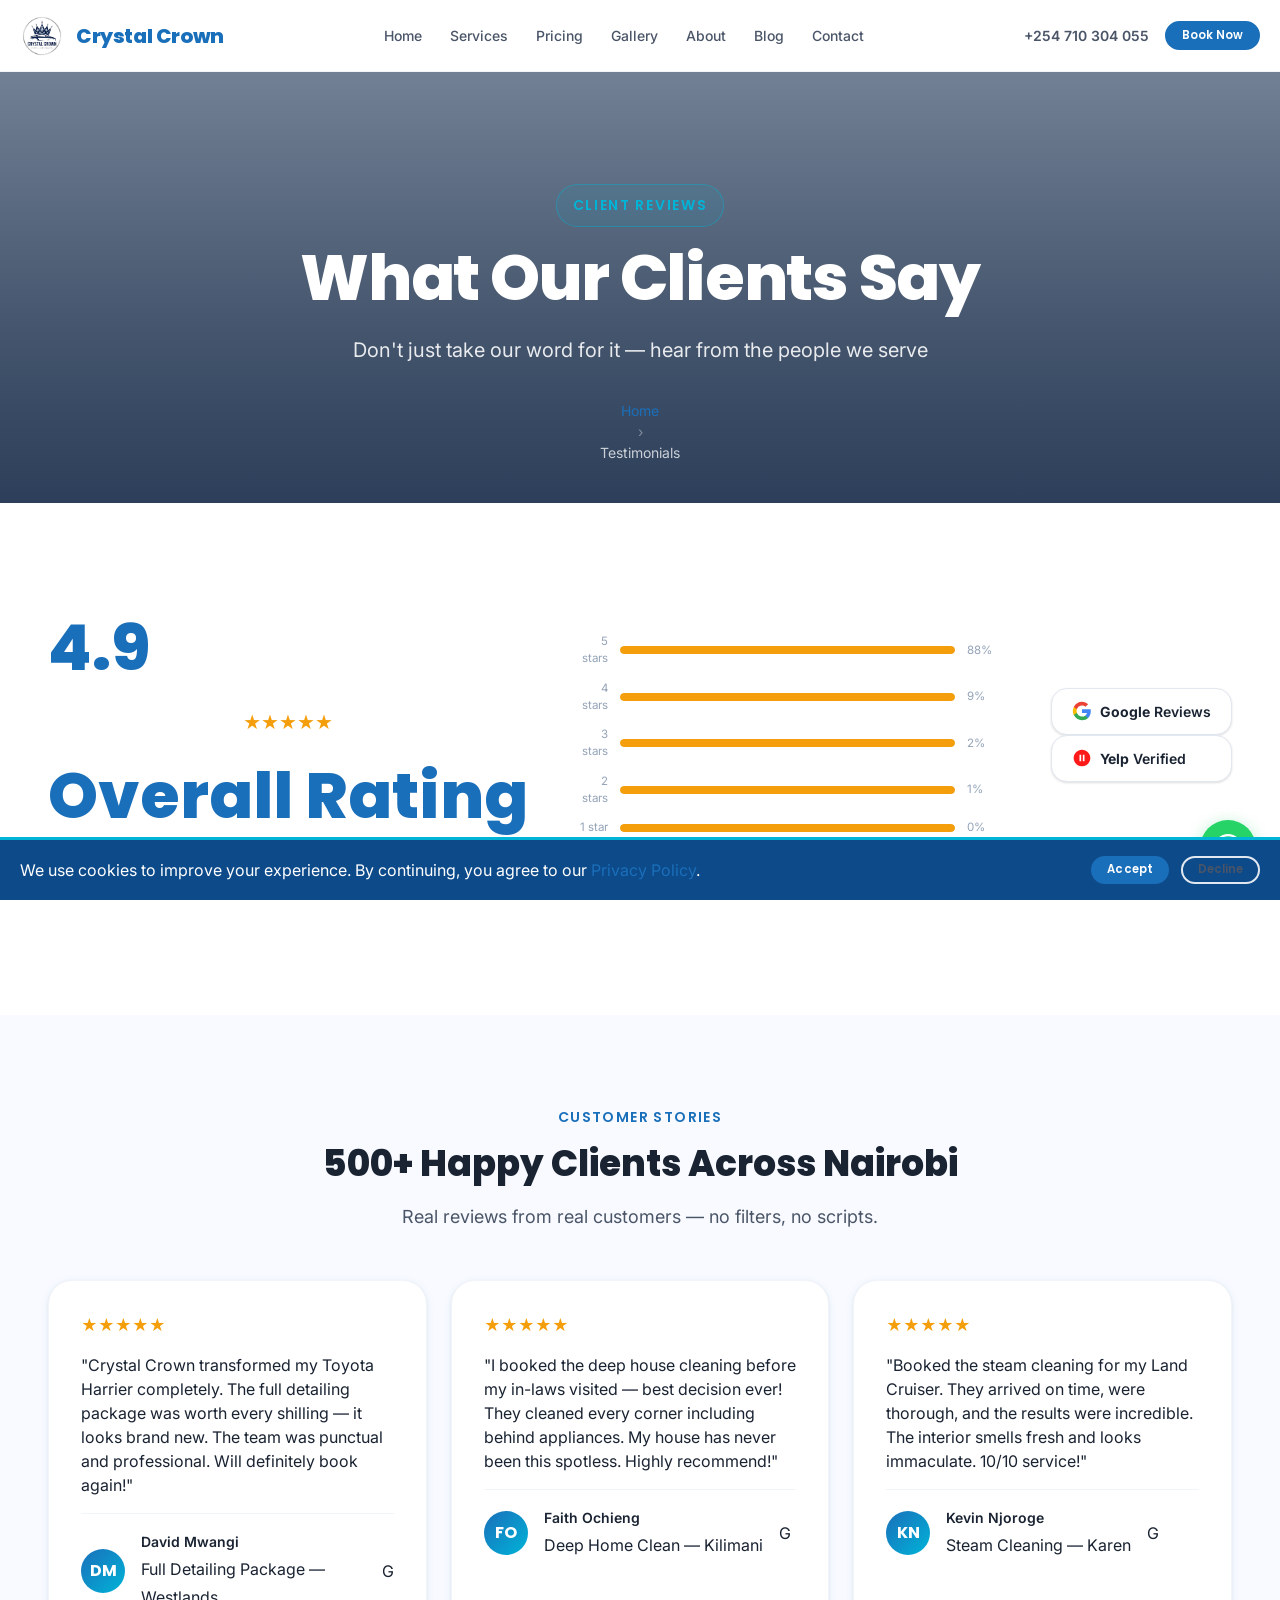
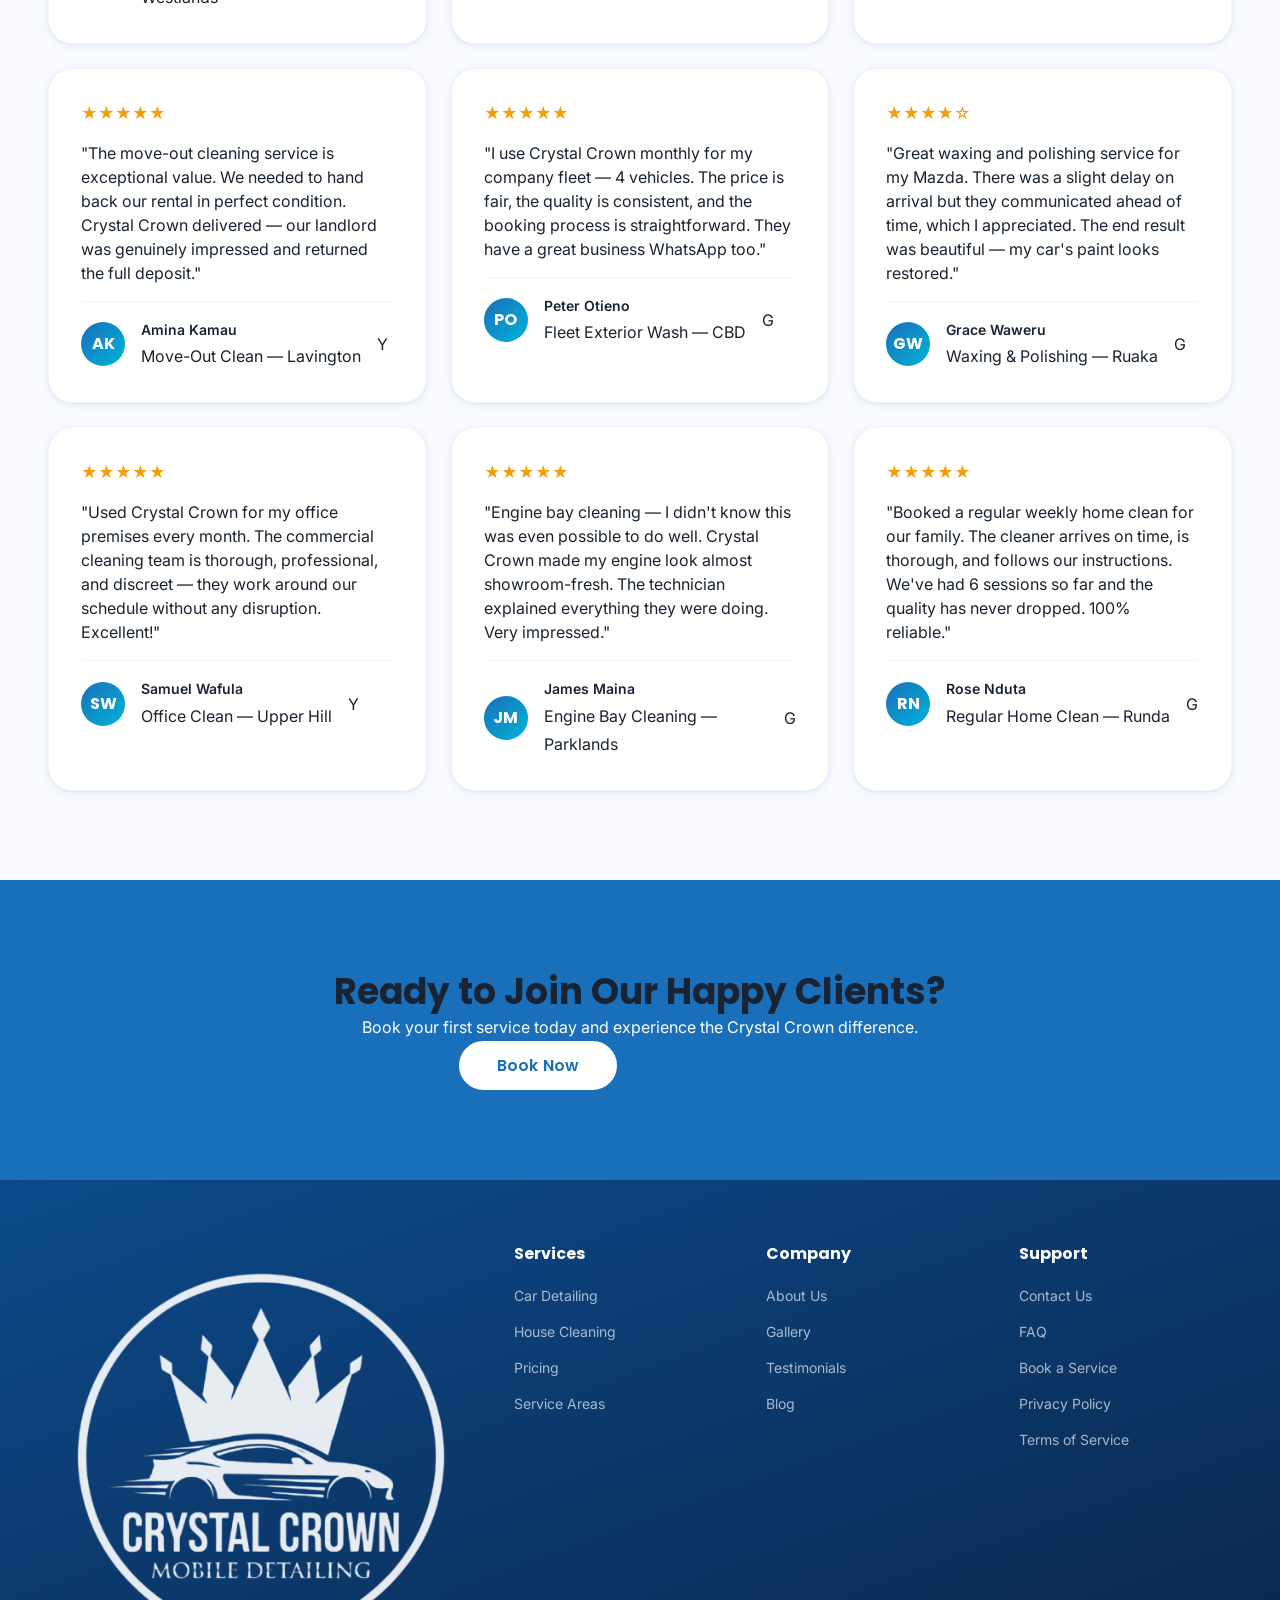
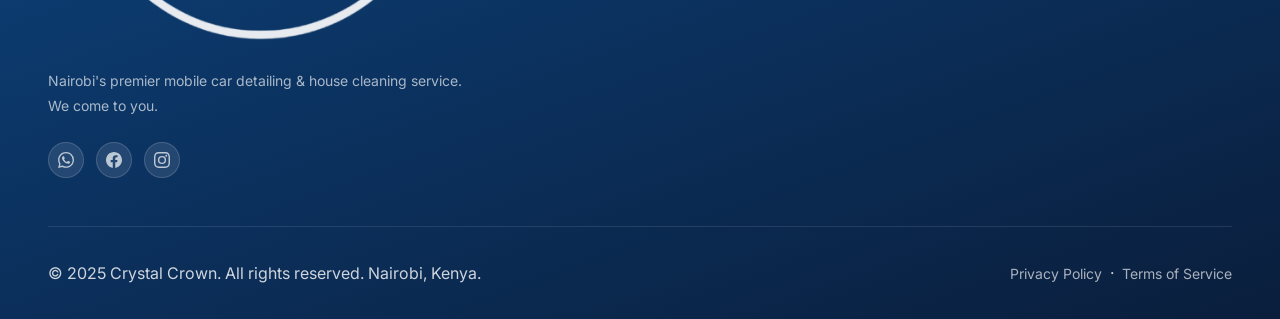
<file: testimonials.html>
<!DOCTYPE html>
<html lang="en">
<head>
  <meta charset="UTF-8">
  <meta name="viewport" content="width=device-width, initial-scale=1.0">
  <meta name="description" content="Read what Crystal Crown clients say about our car detailing and house cleaning services in Nairobi. 4.9★ on Google.">
  <meta property="og:title" content="Client Reviews | Crystal Crown Nairobi">
  <meta property="og:description" content="4.9/5 stars — 500+ happy clients across Nairobi trust Crystal Crown.">
  <meta property="og:type" content="website">
  <title>Client Reviews | Crystal Crown</title>
  <link rel="stylesheet" href="globals.css">
  <script src="globals.js" defer></script>
</head>
<body>

  <!-- ═══ HEADER ═══ -->
  <header class="header" role="banner">
    <nav class="nav" aria-label="Main navigation">
      <div class="nav__container">
        <a href="index.html" class="nav__logo">
          <img src="Assets/logo2.png" alt="Crystal Crown" class="nav__logo-img">
          <span class="nav__logo-text">Crystal Crown</span>
        </a>
        <ul class="nav__links" role="list">
          <li><a href="index.html" class="nav__link">Home</a></li>
          <li><a href="services.html" class="nav__link">Services</a></li>
          <li><a href="pricing.html" class="nav__link">Pricing</a></li>
          <li><a href="gallery.html" class="nav__link">Gallery</a></li>
          <li><a href="about.html" class="nav__link">About</a></li>
          <li><a href="blog.html" class="nav__link">Blog</a></li>
          <li><a href="contact.html" class="nav__link">Contact</a></li>
        </ul>
        <div class="nav__actions">
          <a href="tel:+254710304055" class="nav__phone" aria-label="Call Crystal Crown">+254 710 304 055</a>
          <a href="booking.html" class="btn btn--primary btn--sm">Book Now</a>
          <button class="nav__toggle" aria-label="Open navigation menu" aria-expanded="false" aria-controls="nav-mobile-panel">
            <span class="nav__toggle-bar"></span>
            <span class="nav__toggle-bar"></span>
            <span class="nav__toggle-bar"></span>
          </button>
        </div>
      </div>
      <div class="nav__mobile-panel" id="nav-mobile-panel" role="dialog" aria-label="Mobile navigation">
        <a href="index.html" class="nav__mobile-link">Home</a>
        <a href="services.html" class="nav__mobile-link">Services</a>
        <a href="pricing.html" class="nav__mobile-link">Pricing</a>
        <a href="gallery.html" class="nav__mobile-link">Gallery</a>
        <a href="about.html" class="nav__mobile-link">About</a>
        <a href="blog.html" class="nav__mobile-link">Blog</a>
        <a href="contact.html" class="nav__mobile-link">Contact</a>
        <div class="nav__mobile-cta"><a href="booking.html" class="btn btn--primary">Book a Service</a></div>
      </div>
      <div class="nav__backdrop" aria-hidden="true"></div>
    </nav>
  </header>

  <!-- ═══ HERO ═══ -->
  <section class="hero hero--short hero--image">
    <div class="hero__overlay"></div>
    <div class="hero__content container">
      <p class="hero__eyebrow">Client Reviews</p>
      <h1 class="hero__title">What Our Clients Say</h1>
      <p class="hero__subtitle">Don't just take our word for it — hear from the people we serve</p>
      <nav aria-label="Breadcrumb" class="breadcrumb">
        <ol class="breadcrumb__list" role="list">
          <li><a href="index.html" class="breadcrumb__link">Home</a></li>
          <li aria-hidden="true" class="breadcrumb__sep">›</li>
          <li aria-current="page" class="breadcrumb__current">Testimonials</li>
        </ol>
      </nav>
    </div>
  </section>

  <main id="main-content">

    <!-- ═══ RATING SUMMARY ═══ -->
    <section class="section section--surface">
      <div class="container">
        <div class="rating-summary reveal">
          <div class="rating-summary__score">
            <p class="rating-summary__number">4.9</p>
            <div class="rating-summary__stars" aria-label="4.9 out of 5 stars">
              <span aria-hidden="true">★★★★★</span>
            </div>
            <p class="rating-summary__label">Overall Rating</p>
            <p class="rating-summary__count">Based on 500+ reviews</p>
          </div>

          <div class="rating-summary__bars">
            <div class="rating-bar">
              <span class="rating-bar__label">5 stars</span>
              <div class="rating-bar__track" role="progressbar" aria-valuenow="88" aria-valuemin="0" aria-valuemax="100">
                <div class="rating-bar__fill" data-width="88"></div>
              </div>
              <span class="rating-bar__pct">88%</span>
            </div>
            <div class="rating-bar">
              <span class="rating-bar__label">4 stars</span>
              <div class="rating-bar__track" role="progressbar" aria-valuenow="9" aria-valuemin="0" aria-valuemax="100">
                <div class="rating-bar__fill" data-width="9"></div>
              </div>
              <span class="rating-bar__pct">9%</span>
            </div>
            <div class="rating-bar">
              <span class="rating-bar__label">3 stars</span>
              <div class="rating-bar__track" role="progressbar" aria-valuenow="2" aria-valuemin="0" aria-valuemax="100">
                <div class="rating-bar__fill" data-width="2"></div>
              </div>
              <span class="rating-bar__pct">2%</span>
            </div>
            <div class="rating-bar">
              <span class="rating-bar__label">2 stars</span>
              <div class="rating-bar__track" role="progressbar" aria-valuenow="1" aria-valuemin="0" aria-valuemax="100">
                <div class="rating-bar__fill" data-width="1"></div>
              </div>
              <span class="rating-bar__pct">1%</span>
            </div>
            <div class="rating-bar">
              <span class="rating-bar__label">1 star</span>
              <div class="rating-bar__track" role="progressbar" aria-valuenow="0" aria-valuemin="0" aria-valuemax="100">
                <div class="rating-bar__fill" data-width="0"></div>
              </div>
              <span class="rating-bar__pct">0%</span>
            </div>
          </div>

          <div class="rating-summary__platforms">
            <div class="platform-badge">
              <svg width="20" height="20" viewBox="0 0 24 24" fill="#4285F4" aria-hidden="true"><path d="M22.56 12.25c0-.78-.07-1.53-.2-2.25H12v4.26h5.92c-.26 1.37-1.04 2.53-2.21 3.31v2.77h3.57c2.08-1.92 3.28-4.74 3.28-8.09z"/><path d="M12 23c2.97 0 5.46-.98 7.28-2.66l-3.57-2.77c-.98.66-2.23 1.06-3.71 1.06-2.86 0-5.29-1.93-6.16-4.53H2.18v2.84C3.99 20.53 7.7 23 12 23z" fill="#34A853"/><path d="M5.84 14.09c-.22-.66-.35-1.36-.35-2.09s.13-1.43.35-2.09V7.07H2.18C1.43 8.55 1 10.22 1 12s.43 3.45 1.18 4.93l2.85-2.22.81-.62z" fill="#FBBC05"/><path d="M12 5.38c1.62 0 3.06.56 4.21 1.64l3.15-3.15C17.45 2.09 14.97 1 12 1 7.7 1 3.99 3.47 2.18 7.07l3.66 2.84c.87-2.6 3.3-4.53 6.16-4.53z" fill="#EA4335"/></svg>
              <span><strong>Google</strong> Reviews</span>
            </div>
            <div class="platform-badge">
              <svg width="20" height="20" viewBox="0 0 24 24" fill="#FF1A1A" aria-hidden="true"><path d="M12 2C6.48 2 2 6.48 2 12s4.48 10 10 10 10-4.48 10-10S17.52 2 12 2zm-1 14H9V8h2v8zm4 0h-2V8h2v8z"/></svg>
              <span><strong>Yelp</strong> Verified</span>
            </div>
          </div>
        </div>
      </div>
    </section>

    <!-- ═══ REVIEWS GRID ═══ -->
    <section class="section section--surface-2">
      <div class="container">
        <div class="section__header text-center reveal">
          <p class="section__eyebrow">Customer Stories</p>
          <h2 class="section__title">500+ Happy Clients Across Nairobi</h2>
          <p class="section__subtitle">Real reviews from real customers — no filters, no scripts.</p>
        </div>

        <div class="grid-3 reveal">

          <!-- Review 1 -->
          <article class="testimonial-card">
            <div class="testimonial-card__stars" aria-label="5 out of 5 stars">★★★★★</div>
            <blockquote class="testimonial-card__text">
              "Crystal Crown transformed my Toyota Harrier completely. The full detailing package was worth every shilling — it looks brand new. The team was punctual and professional. Will definitely book again!"
            </blockquote>
            <footer class="testimonial-card__author">
              <div class="testimonial-card__avatar" aria-hidden="true">DM</div>
              <div>
                <p class="testimonial-card__name">David Mwangi</p>
                <p class="testimonial-card__service">Full Detailing Package — Westlands</p>
              </div>
              <span class="testimonial-card__platform-badge testimonial-card__platform-badge--google" aria-label="Google review">G</span>
            </footer>
          </article>

          <!-- Review 2 -->
          <article class="testimonial-card">
            <div class="testimonial-card__stars" aria-label="5 out of 5 stars">★★★★★</div>
            <blockquote class="testimonial-card__text">
              "I booked the deep house cleaning before my in-laws visited — best decision ever! They cleaned every corner including behind appliances. My house has never been this spotless. Highly recommend!"
            </blockquote>
            <footer class="testimonial-card__author">
              <div class="testimonial-card__avatar" aria-hidden="true">FO</div>
              <div>
                <p class="testimonial-card__name">Faith Ochieng</p>
                <p class="testimonial-card__service">Deep Home Clean — Kilimani</p>
              </div>
              <span class="testimonial-card__platform-badge testimonial-card__platform-badge--google" aria-label="Google review">G</span>
            </footer>
          </article>

          <!-- Review 3 -->
          <article class="testimonial-card">
            <div class="testimonial-card__stars" aria-label="5 out of 5 stars">★★★★★</div>
            <blockquote class="testimonial-card__text">
              "Booked the steam cleaning for my Land Cruiser. They arrived on time, were thorough, and the results were incredible. The interior smells fresh and looks immaculate. 10/10 service!"
            </blockquote>
            <footer class="testimonial-card__author">
              <div class="testimonial-card__avatar" aria-hidden="true">KN</div>
              <div>
                <p class="testimonial-card__name">Kevin Njoroge</p>
                <p class="testimonial-card__service">Steam Cleaning — Karen</p>
              </div>
              <span class="testimonial-card__platform-badge testimonial-card__platform-badge--google" aria-label="Google review">G</span>
            </footer>
          </article>

          <!-- Review 4 -->
          <article class="testimonial-card">
            <div class="testimonial-card__stars" aria-label="5 out of 5 stars">★★★★★</div>
            <blockquote class="testimonial-card__text">
              "The move-out cleaning service is exceptional value. We needed to hand back our rental in perfect condition. Crystal Crown delivered — our landlord was genuinely impressed and returned the full deposit."
            </blockquote>
            <footer class="testimonial-card__author">
              <div class="testimonial-card__avatar" aria-hidden="true">AK</div>
              <div>
                <p class="testimonial-card__name">Amina Kamau</p>
                <p class="testimonial-card__service">Move-Out Clean — Lavington</p>
              </div>
              <span class="testimonial-card__platform-badge testimonial-card__platform-badge--yelp" aria-label="Yelp review">Y</span>
            </footer>
          </article>

          <!-- Review 5 -->
          <article class="testimonial-card">
            <div class="testimonial-card__stars" aria-label="5 out of 5 stars">★★★★★</div>
            <blockquote class="testimonial-card__text">
              "I use Crystal Crown monthly for my company fleet — 4 vehicles. The price is fair, the quality is consistent, and the booking process is straightforward. They have a great business WhatsApp too."
            </blockquote>
            <footer class="testimonial-card__author">
              <div class="testimonial-card__avatar" aria-hidden="true">PO</div>
              <div>
                <p class="testimonial-card__name">Peter Otieno</p>
                <p class="testimonial-card__service">Fleet Exterior Wash — CBD</p>
              </div>
              <span class="testimonial-card__platform-badge testimonial-card__platform-badge--google" aria-label="Google review">G</span>
            </footer>
          </article>

          <!-- Review 6 -->
          <article class="testimonial-card">
            <div class="testimonial-card__stars" aria-label="4 out of 5 stars">★★★★☆</div>
            <blockquote class="testimonial-card__text">
              "Great waxing and polishing service for my Mazda. There was a slight delay on arrival but they communicated ahead of time, which I appreciated. The end result was beautiful — my car's paint looks restored."
            </blockquote>
            <footer class="testimonial-card__author">
              <div class="testimonial-card__avatar" aria-hidden="true">GW</div>
              <div>
                <p class="testimonial-card__name">Grace Waweru</p>
                <p class="testimonial-card__service">Waxing &amp; Polishing — Ruaka</p>
              </div>
              <span class="testimonial-card__platform-badge testimonial-card__platform-badge--google" aria-label="Google review">G</span>
            </footer>
          </article>

          <!-- Review 7 -->
          <article class="testimonial-card">
            <div class="testimonial-card__stars" aria-label="5 out of 5 stars">★★★★★</div>
            <blockquote class="testimonial-card__text">
              "Used Crystal Crown for my office premises every month. The commercial cleaning team is thorough, professional, and discreet — they work around our schedule without any disruption. Excellent!"
            </blockquote>
            <footer class="testimonial-card__author">
              <div class="testimonial-card__avatar" aria-hidden="true">SW</div>
              <div>
                <p class="testimonial-card__name">Samuel Wafula</p>
                <p class="testimonial-card__service">Office Clean — Upper Hill</p>
              </div>
              <span class="testimonial-card__platform-badge testimonial-card__platform-badge--yelp" aria-label="Yelp review">Y</span>
            </footer>
          </article>

          <!-- Review 8 -->
          <article class="testimonial-card">
            <div class="testimonial-card__stars" aria-label="5 out of 5 stars">★★★★★</div>
            <blockquote class="testimonial-card__text">
              "Engine bay cleaning — I didn't know this was even possible to do well. Crystal Crown made my engine look almost showroom-fresh. The technician explained everything they were doing. Very impressed."
            </blockquote>
            <footer class="testimonial-card__author">
              <div class="testimonial-card__avatar" aria-hidden="true">JM</div>
              <div>
                <p class="testimonial-card__name">James Maina</p>
                <p class="testimonial-card__service">Engine Bay Cleaning — Parklands</p>
              </div>
              <span class="testimonial-card__platform-badge testimonial-card__platform-badge--google" aria-label="Google review">G</span>
            </footer>
          </article>

          <!-- Review 9 -->
          <article class="testimonial-card">
            <div class="testimonial-card__stars" aria-label="5 out of 5 stars">★★★★★</div>
            <blockquote class="testimonial-card__text">
              "Booked a regular weekly home clean for our family. The cleaner arrives on time, is thorough, and follows our instructions. We've had 6 sessions so far and the quality has never dropped. 100% reliable."
            </blockquote>
            <footer class="testimonial-card__author">
              <div class="testimonial-card__avatar" aria-hidden="true">RN</div>
              <div>
                <p class="testimonial-card__name">Rose Nduta</p>
                <p class="testimonial-card__service">Regular Home Clean — Runda</p>
              </div>
              <span class="testimonial-card__platform-badge testimonial-card__platform-badge--google" aria-label="Google review">G</span>
            </footer>
          </article>

        </div><!-- /.grid-3 -->
      </div>
    </section>

    <!-- ═══ CTA BANNER ═══ -->
    <section class="section section--primary">
      <div class="container text-center">
        <h2 class="reveal">Ready to Join Our Happy Clients?</h2>
        <p class="reveal">Book your first service today and experience the Crystal Crown difference.</p>
        <div class="hero__actions reveal">
          <a href="booking.html" class="btn btn--white btn--lg">Book Now</a>
          <a href="https://wa.me/254710304055" class="btn btn--outline btn--lg" target="_blank" rel="noopener noreferrer" aria-label="Chat with us on WhatsApp">WhatsApp Us</a>
        </div>
      </div>
    </section>

  </main>

  <!-- ═══ FOOTER ═══ -->
  <footer class="footer">
    <div class="container">
      <div class="footer__grid">
        <div class="footer__brand">
          <a href="index.html" class="footer__logo" aria-label="Crystal Crown home">
            <img src="Assets/logo2.png" alt="Crystal Crown logo" loading="lazy">
          </a>
          <p class="footer__tagline">Nairobi's premier mobile car detailing &amp; house cleaning service. We come to you.</p>
          <div class="footer__social">
            <a href="https://wa.me/254710304055" class="footer__social-link" aria-label="WhatsApp" target="_blank" rel="noopener noreferrer">
              <svg width="20" height="20" viewBox="0 0 24 24" fill="currentColor" aria-hidden="true"><path d="M17.472 14.382c-.297-.149-1.758-.867-2.03-.967-.273-.099-.471-.148-.67.15-.197.297-.767.966-.94 1.164-.173.199-.347.223-.644.075-.297-.15-1.255-.463-2.39-1.475-.883-.788-1.48-1.761-1.653-2.059-.173-.297-.018-.458.13-.606.134-.133.298-.347.446-.52.149-.174.198-.298.298-.497.099-.198.05-.371-.025-.52-.075-.149-.669-1.612-.916-2.207-.242-.579-.487-.5-.669-.51-.173-.008-.371-.01-.57-.01-.198 0-.52.074-.792.372-.272.297-1.04 1.016-1.04 2.479 0 1.462 1.065 2.875 1.213 3.074.149.198 2.096 3.2 5.077 4.487.709.306 1.262.489 1.694.625.712.227 1.36.195 1.871.118.571-.085 1.758-.719 2.006-1.413.248-.694.248-1.289.173-1.413-.074-.124-.272-.198-.57-.347m-5.421 7.403h-.004a9.87 9.87 0 01-5.031-1.378l-.361-.214-3.741.982.998-3.648-.235-.374a9.86 9.86 0 01-1.51-5.26c.001-5.45 4.436-9.884 9.888-9.884 2.64 0 5.122 1.03 6.988 2.898a9.825 9.825 0 012.893 6.994c-.003 5.45-4.437 9.884-9.885 9.884m8.413-18.297A11.815 11.815 0 0012.05 0C5.495 0 .16 5.335.157 11.892c0 2.096.547 4.142 1.588 5.945L.057 24l6.305-1.654a11.882 11.882 0 005.683 1.448h.005c6.554 0 11.89-5.335 11.893-11.893a11.821 11.821 0 00-3.48-8.413z"/></svg>
            </a>
            <a href="#" class="footer__social-link" aria-label="Facebook" target="_blank" rel="noopener noreferrer">
              <svg width="20" height="20" viewBox="0 0 24 24" fill="currentColor" aria-hidden="true"><path d="M24 12.073c0-6.627-5.373-12-12-12s-12 5.373-12 12c0 5.99 4.388 10.954 10.125 11.854v-8.385H7.078v-3.47h3.047V9.43c0-3.007 1.792-4.669 4.533-4.669 1.312 0 2.686.235 2.686.235v2.953H15.83c-1.491 0-1.956.925-1.956 1.874v2.25h3.328l-.532 3.47h-2.796v8.385C19.612 23.027 24 18.062 24 12.073z"/></svg>
            </a>
            <a href="#" class="footer__social-link" aria-label="Instagram" target="_blank" rel="noopener noreferrer">
              <svg width="20" height="20" viewBox="0 0 24 24" fill="currentColor" aria-hidden="true"><path d="M12 2.163c3.204 0 3.584.012 4.85.07 3.252.148 4.771 1.691 4.919 4.919.058 1.265.069 1.645.069 4.849 0 3.205-.012 3.584-.069 4.849-.149 3.225-1.664 4.771-4.919 4.919-1.266.058-1.644.07-4.85.07-3.204 0-3.584-.012-4.849-.07-3.26-.149-4.771-1.699-4.919-4.92-.058-1.265-.07-1.644-.07-4.849 0-3.204.013-3.583.07-4.849.149-3.227 1.664-4.771 4.919-4.919 1.266-.057 1.645-.069 4.849-.069zM12 0C8.741 0 8.333.014 7.053.072 2.695.272.273 2.69.073 7.052.014 8.333 0 8.741 0 12c0 3.259.014 3.668.072 4.948.2 4.358 2.618 6.78 6.98 6.98C8.333 23.986 8.741 24 12 24c3.259 0 3.668-.014 4.948-.072 4.354-.2 6.782-2.618 6.979-6.98.059-1.28.073-1.689.073-4.948 0-3.259-.014-3.667-.072-4.947-.196-4.354-2.617-6.78-6.979-6.98C15.668.014 15.259 0 12 0zm0 5.838a6.162 6.162 0 100 12.324 6.162 6.162 0 000-12.324zM12 16a4 4 0 110-8 4 4 0 010 8zm6.406-11.845a1.44 1.44 0 100 2.881 1.44 1.44 0 000-2.881z"/></svg>
            </a>
          </div>
        </div>

        <div>
          <h3 class="footer__col-title">Services</h3>
          <ul class="footer__col-links" role="list">
            <li><a href="services.html#car-detailing" class="footer__col-link">Car Detailing</a></li>
            <li><a href="services.html#house-cleaning" class="footer__col-link">House Cleaning</a></li>
            <li><a href="pricing.html" class="footer__col-link">Pricing</a></li>
            <li><a href="service-areas.html" class="footer__col-link">Service Areas</a></li>
          </ul>
        </div>

        <div>
          <h3 class="footer__col-title">Company</h3>
          <ul class="footer__col-links" role="list">
            <li><a href="about.html" class="footer__col-link">About Us</a></li>
            <li><a href="gallery.html" class="footer__col-link">Gallery</a></li>
            <li><a href="testimonials.html" class="footer__col-link">Testimonials</a></li>
            <li><a href="blog.html" class="footer__col-link">Blog</a></li>
          </ul>
        </div>

        <div>
          <h3 class="footer__col-title">Support</h3>
          <ul class="footer__col-links" role="list">
            <li><a href="contact.html" class="footer__col-link">Contact Us</a></li>
            <li><a href="faq.html" class="footer__col-link">FAQ</a></li>
            <li><a href="booking.html" class="footer__col-link">Book a Service</a></li>
            <li><a href="privacy-policy.html" class="footer__col-link">Privacy Policy</a></li>
            <li><a href="terms-of-service.html" class="footer__col-link">Terms of Service</a></li>
          </ul>
        </div>
      </div>

      <div class="footer__bottom">
        <p>&copy; 2025 Crystal Crown. All rights reserved. Nairobi, Kenya.</p>
        <p>
          <a href="privacy-policy.html" class="footer__col-link">Privacy Policy</a> &nbsp;·&nbsp;
          <a href="terms-of-service.html" class="footer__col-link">Terms of Service</a>
        </p>
      </div>
    </div>
  </footer>

  <!-- WhatsApp Widget -->
  <div class="whatsapp-widget" id="whatsapp-widget">
    <div class="whatsapp-widget__bubble" id="whatsapp-bubble" aria-hidden="true">
      <p>Hi! Ready to book or have a question? Chat with us on WhatsApp.</p>
      <a href="https://wa.me/254710304055" class="btn btn--primary btn--sm" target="_blank" rel="noopener noreferrer">Start Chat</a>
    </div>
    <button class="whatsapp-widget__btn" id="whatsapp-btn" aria-label="Open WhatsApp chat" aria-expanded="false">
      <svg width="28" height="28" viewBox="0 0 24 24" fill="currentColor" aria-hidden="true"><path d="M17.472 14.382c-.297-.149-1.758-.867-2.03-.967-.273-.099-.471-.148-.67.15-.197.297-.767.966-.94 1.164-.173.199-.347.223-.644.075-.297-.15-1.255-.463-2.39-1.475-.883-.788-1.48-1.761-1.653-2.059-.173-.297-.018-.458.13-.606.134-.133.298-.347.446-.52.149-.174.198-.298.298-.497.099-.198.05-.371-.025-.52-.075-.149-.669-1.612-.916-2.207-.242-.579-.487-.5-.669-.51-.173-.008-.371-.01-.57-.01-.198 0-.52.074-.792.372-.272.297-1.04 1.016-1.04 2.479 0 1.462 1.065 2.875 1.213 3.074.149.198 2.096 3.2 5.077 4.487.709.306 1.262.489 1.694.625.712.227 1.36.195 1.871.118.571-.085 1.758-.719 2.006-1.413.248-.694.248-1.289.173-1.413-.074-.124-.272-.198-.57-.347m-5.421 7.403h-.004a9.87 9.87 0 01-5.031-1.378l-.361-.214-3.741.982.998-3.648-.235-.374a9.86 9.86 0 01-1.51-5.26c.001-5.45 4.436-9.884 9.888-9.884 2.64 0 5.122 1.03 6.988 2.898a9.825 9.825 0 012.893 6.994c-.003 5.45-4.437 9.884-9.885 9.884m8.413-18.297A11.815 11.815 0 0012.05 0C5.495 0 .16 5.335.157 11.892c0 2.096.547 4.142 1.588 5.945L.057 24l6.305-1.654a11.882 11.882 0 005.683 1.448h.005c6.554 0 11.89-5.335 11.893-11.893a11.821 11.821 0 00-3.48-8.413z"/></svg>
    </button>
  </div>

  <!-- Back to Top -->
  <button class="back-to-top" id="back-to-top" aria-label="Back to top">
    <svg width="20" height="20" viewBox="0 0 24 24" fill="none" stroke="currentColor" stroke-width="2.5" aria-hidden="true"><polyline points="18 15 12 9 6 15"/></svg>
  </button>

  <!-- Cookie Banner -->
  <div class="cookie-banner" id="cookie-banner" role="region" aria-label="Cookie consent">
    <p>We use cookies to improve your experience. By continuing, you agree to our <a href="privacy-policy.html">Privacy Policy</a>.</p>
    <div class="cookie-banner__actions">
      <button class="btn btn--primary btn--sm" id="cookie-accept">Accept</button>
      <button class="btn btn--ghost btn--sm" id="cookie-decline">Decline</button>
    </div>
  </div>

</body>
</html>
</file>
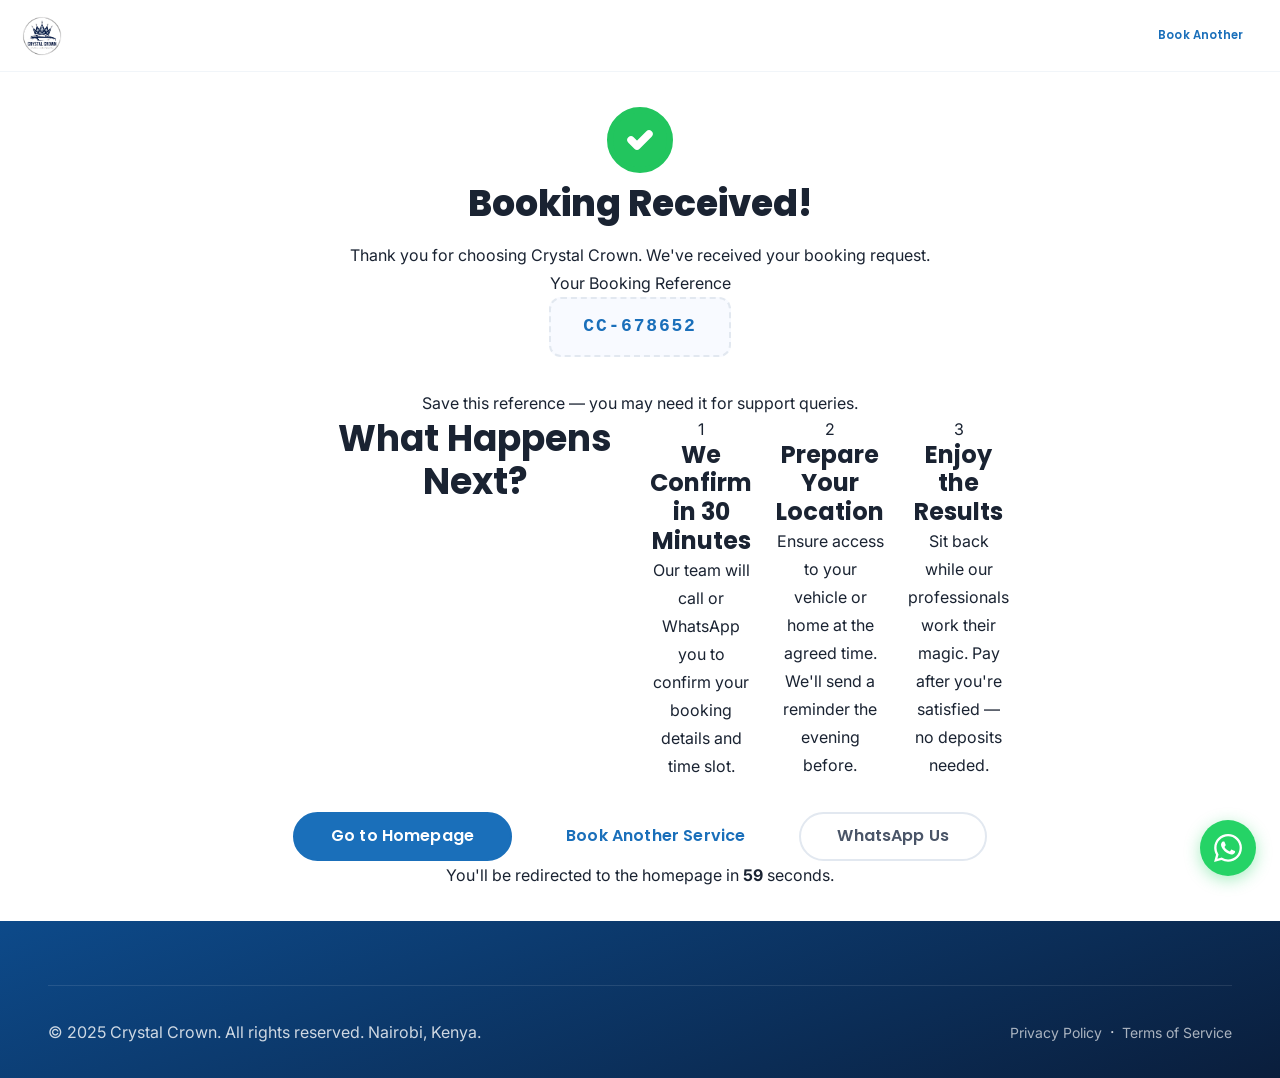
<file: thank-you.html>
<!DOCTYPE html>
<html lang="en">
<head>
  <meta charset="UTF-8">
  <meta name="viewport" content="width=device-width, initial-scale=1.0">
  <meta name="description" content="Booking confirmed! Your Crystal Crown service has been received. We'll confirm within 30 minutes.">
  <meta name="robots" content="noindex, nofollow">
  <title>Booking Confirmed | Crystal Crown</title>
  <link rel="stylesheet" href="globals.css">
  <script src="globals.js" defer></script>
</head>
<body>

  <!-- ═══ MINIMAL HEADER ═══ -->
  <header class="header" id="site-header">
    <div class="nav">
      <div class="nav__container">
        <a href="index.html" class="nav__logo" aria-label="Crystal Crown home">
          <img src="Assets/logo2.png" alt="Crystal Crown logo" class="nav__logo-img">
        </a>
        <a href="booking.html" class="btn btn--outline btn--sm">Book Another</a>
      </div>
    </div>
  </header>

  <main id="main-content">

    <!-- ═══ SUCCESS PAGE ═══ -->
    <section class="section section--surface success-page">
      <div class="container text-center">

        <div class="success-page__checkmark" aria-hidden="true">
          <svg width="72" height="72" viewBox="0 0 24 24" fill="none" stroke="currentColor" stroke-width="2">
            <circle cx="12" cy="12" r="10" fill="var(--color-success)" stroke="var(--color-success)"/>
            <polyline points="9 12 11 14 15 10" stroke="white" stroke-width="2.5" stroke-linecap="round" stroke-linejoin="round"/>
          </svg>
        </div>

        <h1 class="success-page__title">Booking Received!</h1>
        <p class="success-page__subtitle">Thank you for choosing Crystal Crown. We've received your booking request.</p>

        <div class="success-page__ref-box">
          <p class="success-page__ref-label">Your Booking Reference</p>
          <p class="success-page__ref" id="booking-ref">CC-XXXXXX</p>
          <p class="success-page__ref-note">Save this reference — you may need it for support queries.</p>
        </div>

        <!-- ─── WHAT HAPPENS NEXT ─── -->
        <div class="success-page__steps">
          <h2>What Happens Next?</h2>
          <div class="grid-3">

            <div class="step-card">
              <div class="step-card__number" aria-hidden="true">1</div>
              <h3 class="step-card__title">We Confirm in 30 Minutes</h3>
              <p class="step-card__desc">Our team will call or WhatsApp you to confirm your booking details and time slot.</p>
            </div>

            <div class="step-card">
              <div class="step-card__number" aria-hidden="true">2</div>
              <h3 class="step-card__title">Prepare Your Location</h3>
              <p class="step-card__desc">Ensure access to your vehicle or home at the agreed time. We'll send a reminder the evening before.</p>
            </div>

            <div class="step-card">
              <div class="step-card__number" aria-hidden="true">3</div>
              <h3 class="step-card__title">Enjoy the Results</h3>
              <p class="step-card__desc">Sit back while our professionals work their magic. Pay after you're satisfied — no deposits needed.</p>
            </div>

          </div>
        </div>

        <!-- ─── ACTIONS ─── -->
        <div class="hero__actions">
          <a href="index.html" class="btn btn--primary btn--lg">Go to Homepage</a>
          <a href="booking.html" class="btn btn--outline btn--lg">Book Another Service</a>
          <a href="https://wa.me/254710304055" class="btn btn--ghost btn--lg" target="_blank" rel="noopener noreferrer" aria-label="WhatsApp Crystal Crown">WhatsApp Us</a>
        </div>

        <!-- ─── REDIRECT NOTICE ─── -->
        <p class="success-page__redirect" aria-live="polite">
          You'll be redirected to the homepage in <strong id="redirect-countdown">60</strong> seconds.
        </p>

      </div>
    </section>

  </main>

  <!-- ═══ FOOTER ═══ -->
  <footer class="footer">
    <div class="container">
      <div class="footer__bottom">
        <p>&copy; 2025 Crystal Crown. All rights reserved. Nairobi, Kenya.</p>
        <p>
          <a href="privacy-policy.html" class="footer__col-link">Privacy Policy</a> &nbsp;·&nbsp;
          <a href="terms-of-service.html" class="footer__col-link">Terms of Service</a>
        </p>
      </div>
    </div>
  </footer>

  <!-- WhatsApp Widget -->
  <div class="whatsapp-widget" id="whatsapp-widget">
    <div class="whatsapp-widget__bubble" id="whatsapp-bubble" aria-hidden="true">
      <p>Questions about your booking? Chat with us on WhatsApp.</p>
      <a href="https://wa.me/254710304055" class="btn btn--primary btn--sm" target="_blank" rel="noopener noreferrer">Start Chat</a>
    </div>
    <button class="whatsapp-widget__btn" id="whatsapp-btn" aria-label="Open WhatsApp chat" aria-expanded="false">
      <svg width="28" height="28" viewBox="0 0 24 24" fill="currentColor" aria-hidden="true"><path d="M17.472 14.382c-.297-.149-1.758-.867-2.03-.967-.273-.099-.471-.148-.67.15-.197.297-.767.966-.94 1.164-.173.199-.347.223-.644.075-.297-.15-1.255-.463-2.39-1.475-.883-.788-1.48-1.761-1.653-2.059-.173-.297-.018-.458.13-.606.134-.133.298-.347.446-.52.149-.174.198-.298.298-.497.099-.198.05-.371-.025-.52-.075-.149-.669-1.612-.916-2.207-.242-.579-.487-.5-.669-.51-.173-.008-.371-.01-.57-.01-.198 0-.52.074-.792.372-.272.297-1.04 1.016-1.04 2.479 0 1.462 1.065 2.875 1.213 3.074.149.198 2.096 3.2 5.077 4.487.709.306 1.262.489 1.694.625.712.227 1.36.195 1.871.118.571-.085 1.758-.719 2.006-1.413.248-.694.248-1.289.173-1.413-.074-.124-.272-.198-.57-.347m-5.421 7.403h-.004a9.87 9.87 0 01-5.031-1.378l-.361-.214-3.741.982.998-3.648-.235-.374a9.86 9.86 0 01-1.51-5.26c.001-5.45 4.436-9.884 9.888-9.884 2.64 0 5.122 1.03 6.988 2.898a9.825 9.825 0 012.893 6.994c-.003 5.45-4.437 9.884-9.885 9.884m8.413-18.297A11.815 11.815 0 0012.05 0C5.495 0 .16 5.335.157 11.892c0 2.096.547 4.142 1.588 5.945L.057 24l6.305-1.654a11.882 11.882 0 005.683 1.448h.005c6.554 0 11.89-5.335 11.893-11.893a11.821 11.821 0 00-3.48-8.413z"/></svg>
    </button>
  </div>

</body>
</html>
</file>
<file: globals.css>
/* ============================================================
   Crystal Crown — globals.css
   Single source of truth for all styles across all pages.
   Architecture: @layer base → components → utilities
   Approach: Mobile-first, CSS Grid + Flexbox, clamp() typography
   ============================================================ */

@import url('https://fonts.googleapis.com/css2?family=Inter:wght@400;500;600;700&family=Poppins:wght@600;700;800&display=swap');

@layer base, components, utilities;

/* ============================================================
   CSS CUSTOM PROPERTIES
   ============================================================ */
:root {
  /* --- Color Palette --- */
  --color-primary:       #1a6fba;
  --color-primary-dark:  #0d4a8a;
  --color-primary-light: #4a9fd4;
  --color-primary-xlight:#e8f4fd;
  --color-accent:        #00b4d8;
  --color-accent-dark:   #0090b0;
  --color-success:       #22c55e;
  --color-success-light: #dcfce7;
  --color-warning:       #f59e0b;
  --color-error:         #ef4444;
  --color-error-light:   #fee2e2;

  --color-text-primary:   #1a2332;
  --color-text-secondary: #4a5568;
  --color-text-muted:     #94a3b8;
  --color-text-inverse:   #ffffff;

  --color-surface:        #ffffff;
  --color-surface-2:      #f8faff;
  --color-surface-3:      #f0f4f8;
  --color-background:     #f0f8ff;
  --color-border:         #e2e8f0;
  --color-border-light:   #f1f5f9;

  --color-overlay:        rgba(10, 30, 60, 0.6);
  --color-overlay-light:  rgba(10, 30, 60, 0.4);

  /* --- Typography --- */
  --font-heading: 'Poppins', system-ui, sans-serif;
  --font-body:    'Inter', system-ui, sans-serif;

  /* Fluid type scale using clamp(min, preferred, max) */
  --text-xs:   clamp(0.70rem, 0.9vw,  0.75rem);
  --text-sm:   clamp(0.80rem, 1.1vw,  0.875rem);
  --text-base: clamp(0.90rem, 1.4vw,  1rem);
  --text-lg:   clamp(1.00rem, 1.7vw,  1.125rem);
  --text-xl:   clamp(1.10rem, 1.9vw,  1.25rem);
  --text-2xl:  clamp(1.25rem, 2.3vw,  1.5rem);
  --text-3xl:  clamp(1.50rem, 3.0vw,  1.875rem);
  --text-4xl:  clamp(1.875rem, 4.0vw, 2.25rem);
  --text-5xl:  clamp(2.25rem, 5.0vw,  3rem);
  --text-6xl:  clamp(2.75rem, 6.5vw,  4rem);

  --font-weight-normal:    400;
  --font-weight-medium:    500;
  --font-weight-semibold:  600;
  --font-weight-bold:      700;
  --font-weight-extrabold: 800;

  --leading-tight:   1.2;
  --leading-snug:    1.375;
  --leading-normal:  1.5;
  --leading-relaxed: 1.75;

  /* --- Spacing (4px base system) --- */
  --space-1:  0.25rem;   /*  4px */
  --space-2:  0.5rem;    /*  8px */
  --space-3:  0.75rem;   /* 12px */
  --space-4:  1rem;      /* 16px */
  --space-5:  1.25rem;   /* 20px */
  --space-6:  1.5rem;    /* 24px */
  --space-8:  2rem;      /* 32px */
  --space-10: 2.5rem;    /* 40px */
  --space-12: 3rem;      /* 48px */
  --space-14: 3.5rem;    /* 56px */
  --space-16: 4rem;      /* 64px */
  --space-20: 5rem;      /* 80px */
  --space-24: 6rem;      /* 96px */

  /* --- Border Radii --- */
  --radius-sm:   4px;
  --radius-md:   8px;
  --radius-lg:   12px;
  --radius-xl:   16px;
  --radius-2xl:  24px;
  --radius-3xl:  32px;
  --radius-full: 9999px;

  /* --- Shadows --- */
  --shadow-xs:   0 1px 2px rgba(0,0,0,0.05);
  --shadow-sm:   0 1px 3px rgba(0,0,0,0.08), 0 1px 2px rgba(0,0,0,0.06);
  --shadow-md:   0 4px 12px rgba(0,0,0,0.10), 0 2px 6px rgba(0,0,0,0.06);
  --shadow-lg:   0 10px 30px rgba(0,0,0,0.12), 0 4px 12px rgba(0,0,0,0.08);
  --shadow-xl:   0 20px 50px rgba(0,0,0,0.15);
  --shadow-card: 0 2px 8px rgba(26,111,186,0.08), 0 1px 3px rgba(0,0,0,0.06);
  --shadow-blue: 0 8px 24px rgba(26,111,186,0.25);

  /* --- Transitions --- */
  --transition-fast:   150ms ease;
  --transition-base:   250ms ease;
  --transition-slow:   400ms ease;
  --transition-bounce: 300ms cubic-bezier(0.34, 1.56, 0.64, 1);

  /* --- Layout Containers --- */
  --container-sm: 640px;
  --container-md: 768px;
  --container-lg: 1024px;
  --container-xl: 1280px;
  --header-height: 72px;
  --section-padding: clamp(3rem, 7vw, 6rem);

  /* --- Z-index Scale --- */
  --z-below:   -1;
  --z-base:     0;
  --z-above:    10;
  --z-sticky:   100;
  --z-overlay:  200;
  --z-modal:    300;
  --z-toast:    400;

  /* --- Breakpoints (for reference, not usable in CSS directly) ---
     sm:  480px
     md:  768px
     lg:  1024px
     xl:  1280px
  */
}


/* ============================================================
   BASE LAYER
   ============================================================ */
@layer base {

  /* --- Box Model Reset --- */
  *,
  *::before,
  *::after {
    box-sizing: border-box;
    margin: 0;
    padding: 0;
  }

  /* --- Root --- */
  html {
    font-size: 100%;
    scroll-behavior: smooth;
    -webkit-text-size-adjust: 100%;
    text-size-adjust: 100%;
  }

  body {
    font-family: var(--font-body);
    font-size: var(--text-base);
    font-weight: var(--font-weight-normal);
    line-height: var(--leading-normal);
    color: var(--color-text-primary);
    background-color: var(--color-background);
    -webkit-font-smoothing: antialiased;
    -moz-osx-font-smoothing: grayscale;
    overflow-x: hidden;
  }

  /* Prevent scroll when mobile nav is open */
  body.nav-open {
    overflow: hidden;
  }

  /* --- Typography Base --- */
  h1, h2, h3, h4, h5, h6 {
    font-family: var(--font-heading);
    font-weight: var(--font-weight-bold);
    line-height: var(--leading-tight);
    color: var(--color-text-primary);
  }

  h1 { font-size: var(--text-6xl); }
  h2 { font-size: var(--text-4xl); }
  h3 { font-size: var(--text-2xl); }
  h4 { font-size: var(--text-xl); }
  h5 { font-size: var(--text-lg); }
  h6 { font-size: var(--text-base); }

  p { line-height: var(--leading-relaxed); }

  a {
    color: var(--color-primary);
    text-decoration: none;
    transition: color var(--transition-fast);
  }

  a:hover { color: var(--color-primary-dark); }

  img, video {
    max-width: 100%;
    display: block;
  }

  ul, ol { list-style: none; }

  button {
    font-family: inherit;
    cursor: pointer;
    border: none;
    background: none;
  }

  input, select, textarea {
    font-family: inherit;
    font-size: inherit;
  }

  /* --- Focus Styles (Accessibility) --- */
  :focus-visible {
    outline: 3px solid var(--color-primary);
    outline-offset: 3px;
    border-radius: var(--radius-sm);
  }

  /* --- Selection --- */
  ::selection {
    background-color: var(--color-primary-xlight);
    color: var(--color-primary-dark);
  }

} /* end @layer base */


/* ============================================================
   COMPONENTS LAYER
   ============================================================ */
@layer components {

  /* ----------------------------------------------------------
     LAYOUT — Container & Section
  ---------------------------------------------------------- */
  .container {
    width: 100%;
    max-width: var(--container-xl);
    margin-inline: auto;
    padding-inline: var(--space-5);
  }

  .container--sm { max-width: var(--container-sm); }
  .container--md { max-width: var(--container-md); }
  .container--lg { max-width: var(--container-lg); }

  .section {
    padding-block: var(--section-padding);
  }

  .section--sm    { padding-block: clamp(2rem, 4vw, 3rem); }
  .section--lg    { padding-block: clamp(5rem, 10vw, 8rem); }

  .section--surface   { background-color: var(--color-surface); }
  .section--surface-2 { background-color: var(--color-surface-2); }
  .section--surface-3 { background-color: var(--color-surface-3); }

  .section--primary {
    background-color: var(--color-primary);
    color: var(--color-text-inverse);
  }

  .section--primary-dark {
    background: linear-gradient(135deg, var(--color-primary-dark) 0%, var(--color-primary) 100%);
    color: var(--color-text-inverse);
  }

  .section__header {
    text-align: center;
    margin-bottom: var(--space-12);
  }

  .section__eyebrow {
    display: inline-block;
    font-size: var(--text-sm);
    font-weight: var(--font-weight-semibold);
    font-family: var(--font-heading);
    color: var(--color-primary);
    letter-spacing: 0.1em;
    text-transform: uppercase;
    margin-bottom: var(--space-3);
  }

  .section--primary    .section__eyebrow,
  .section--primary-dark .section__eyebrow {
    color: var(--color-primary-xlight);
  }

  .section__title {
    font-size: var(--text-4xl);
    font-weight: var(--font-weight-extrabold);
    margin-bottom: var(--space-4);
    color: var(--color-text-primary);
  }

  .section--primary    .section__title,
  .section--primary-dark .section__title {
    color: var(--color-text-inverse);
  }

  .section__subtitle {
    font-size: var(--text-lg);
    color: var(--color-text-secondary);
    max-width: 56ch;
    margin-inline: auto;
    line-height: var(--leading-relaxed);
  }

  .section--primary    .section__subtitle,
  .section--primary-dark .section__subtitle {
    color: rgba(255,255,255,0.85);
  }

  /* ----------------------------------------------------------
     GRID LAYOUTS
  ---------------------------------------------------------- */
  .grid-2 {
    display: grid;
    grid-template-columns: 1fr;
    gap: var(--space-6);
  }

  .grid-3 {
    display: grid;
    grid-template-columns: 1fr;
    gap: var(--space-6);
  }

  .grid-4 {
    display: grid;
    grid-template-columns: repeat(2, 1fr);
    gap: var(--space-5);
  }

  .grid-auto {
    display: grid;
    grid-template-columns: repeat(auto-fit, minmax(min(100%, 280px), 1fr));
    gap: var(--space-6);
  }

  .grid-auto--sm {
    display: grid;
    grid-template-columns: repeat(auto-fit, minmax(min(100%, 200px), 1fr));
    gap: var(--space-4);
  }

  .grid-auto--lg {
    display: grid;
    grid-template-columns: repeat(auto-fit, minmax(min(100%, 340px), 1fr));
    gap: var(--space-8);
  }

  @media (min-width: 768px) {
    .grid-2 { grid-template-columns: repeat(2, 1fr); }
    .grid-3 { grid-template-columns: repeat(3, 1fr); }
    .grid-4 { grid-template-columns: repeat(4, 1fr); }
  }

  /* ----------------------------------------------------------
     FLEX UTILITIES
  ---------------------------------------------------------- */
  .flex          { display: flex; }
  .flex--col     { flex-direction: column; }
  .flex--center  { align-items: center; justify-content: center; }
  .flex--between { align-items: center; justify-content: space-between; }
  .flex--gap     { gap: var(--space-4); }
  .flex--gap-sm  { gap: var(--space-2); }
  .flex--gap-lg  { gap: var(--space-8); }
  .flex--wrap    { flex-wrap: wrap; }

  /* ----------------------------------------------------------
     HEADER & NAVIGATION
  ---------------------------------------------------------- */
  .header {
    position: fixed;
    top: 0;
    left: 0;
    right: 0;
    height: var(--header-height);
    background-color: var(--color-surface);
    border-bottom: 1px solid var(--color-border-light);
    z-index: var(--z-sticky);
    transition: box-shadow var(--transition-base), background-color var(--transition-base);
  }

  .header--scrolled {
    box-shadow: var(--shadow-md);
    background-color: var(--color-surface);
  }

  .nav {
    height: 100%;
  }

  .nav__container {
    display: flex;
    align-items: center;
    justify-content: space-between;
    height: 100%;
    max-width: var(--container-xl);
    margin-inline: auto;
    padding-inline: var(--space-5);
  }

  .nav__logo {
    display: flex;
    align-items: center;
    gap: var(--space-3);
    text-decoration: none;
    flex-shrink: 0;
  }

  .nav__logo-img {
    height: 44px;
    width: auto;
    object-fit: contain;
  }

  .nav__logo-text {
    font-family: var(--font-heading);
    font-size: var(--text-xl);
    font-weight: var(--font-weight-extrabold);
    color: var(--color-primary);
    letter-spacing: -0.02em;
  }

  .nav__links {
    display: none;
    list-style: none;
    align-items: center;
    gap: var(--space-1);
  }

  .nav__link {
    display: block;
    padding: var(--space-2) var(--space-3);
    font-size: var(--text-sm);
    font-weight: var(--font-weight-medium);
    color: var(--color-text-secondary);
    border-radius: var(--radius-md);
    transition: color var(--transition-fast), background-color var(--transition-fast);
    text-decoration: none;
  }

  .nav__link:hover,
  .nav__link--active {
    color: var(--color-primary);
    background-color: var(--color-primary-xlight);
  }

  .nav__actions {
    display: flex;
    align-items: center;
    gap: var(--space-4);
  }

  .nav__phone {
    display: none;
    font-size: var(--text-sm);
    font-weight: var(--font-weight-semibold);
    color: var(--color-text-secondary);
    text-decoration: none;
    transition: color var(--transition-fast);
  }

  .nav__phone:hover { color: var(--color-primary); }

  /* Hamburger toggle */
  .nav__toggle {
    display: flex;
    flex-direction: column;
    justify-content: center;
    gap: 5px;
    width: 40px;
    height: 40px;
    padding: var(--space-2);
    border-radius: var(--radius-md);
    background: none;
    border: none;
    cursor: pointer;
    transition: background-color var(--transition-fast);
  }

  .nav__toggle:hover { background-color: var(--color-surface-3); }

  .nav__toggle-bar {
    display: block;
    width: 22px;
    height: 2px;
    background-color: var(--color-text-primary);
    border-radius: var(--radius-full);
    transition: transform var(--transition-base), opacity var(--transition-fast);
    transform-origin: center;
  }

  /* Hamburger → X animation */
  .nav--open .nav__toggle-bar:nth-child(1) { transform: translateY(7px) rotate(45deg); }
  .nav--open .nav__toggle-bar:nth-child(2) { opacity: 0; transform: scaleX(0); }
  .nav--open .nav__toggle-bar:nth-child(3) { transform: translateY(-7px) rotate(-45deg); }

  /* Mobile navigation overlay */
  .nav__mobile-panel {
    position: fixed;
    top: var(--header-height);
    left: 0;
    right: 0;
    bottom: 0;
    background-color: var(--color-surface);
    z-index: var(--z-overlay);
    padding: var(--space-6) var(--space-5);
    display: flex;
    flex-direction: column;
    gap: var(--space-2);
    transform: translateX(-100%);
    transition: transform var(--transition-base);
    overflow-y: auto;
  }

  .nav--open .nav__mobile-panel {
    transform: translateX(0);
  }

  .nav__mobile-link {
    display: block;
    padding: var(--space-4) var(--space-3);
    font-size: var(--text-xl);
    font-weight: var(--font-weight-semibold);
    color: var(--color-text-primary);
    border-radius: var(--radius-lg);
    text-decoration: none;
    border-bottom: 1px solid var(--color-border-light);
    transition: color var(--transition-fast), background-color var(--transition-fast);
  }

  .nav__mobile-link:hover,
  .nav__mobile-link--active {
    color: var(--color-primary);
    background-color: var(--color-primary-xlight);
  }

  .nav__mobile-cta {
    margin-top: var(--space-4);
  }

  /* Backdrop */
  .nav__backdrop {
    display: none;
    position: fixed;
    inset: 0;
    background-color: rgba(0,0,0,0.4);
    z-index: calc(var(--z-overlay) - 1);
  }

  .nav--open .nav__backdrop { display: block; }

  @media (min-width: 1024px) {
    .nav__links      { display: flex; }
    .nav__toggle     { display: none; }
    .nav__phone      { display: flex; align-items: center; gap: var(--space-2); }
    .nav__mobile-panel { display: none !important; }
  }

  /* ----------------------------------------------------------
     BUTTONS
  ---------------------------------------------------------- */
  .btn {
    display: inline-flex;
    align-items: center;
    justify-content: center;
    gap: var(--space-2);
    padding: 0.75em 1.75em;
    font-family: var(--font-heading);
    font-size: var(--text-sm);
    font-weight: var(--font-weight-semibold);
    line-height: 1;
    border-radius: var(--radius-full);
    border: 2px solid transparent;
    cursor: pointer;
    text-decoration: none;
    transition: all var(--transition-base);
    white-space: nowrap;
    letter-spacing: 0.01em;
  }

  .btn:focus-visible {
    outline: 3px solid var(--color-primary);
    outline-offset: 3px;
  }

  /* Primary */
  .btn--primary {
    background-color: var(--color-primary);
    color: #fff;
    border-color: var(--color-primary);
  }
  .btn--primary:hover {
    background-color: var(--color-primary-dark);
    border-color: var(--color-primary-dark);
    color: #fff;
    box-shadow: var(--shadow-blue);
    transform: translateY(-1px);
  }

  /* Secondary (outline) */
  .btn--secondary {
    background-color: transparent;
    color: var(--color-primary);
    border-color: var(--color-primary);
  }
  .btn--secondary:hover {
    background-color: var(--color-primary);
    color: #fff;
    transform: translateY(-1px);
  }

  /* Ghost */
  .btn--ghost {
    background-color: transparent;
    color: var(--color-text-secondary);
    border-color: var(--color-border);
  }
  .btn--ghost:hover {
    background-color: var(--color-surface-3);
    color: var(--color-text-primary);
    border-color: var(--color-border);
  }

  /* Accent */
  .btn--accent {
    background-color: var(--color-accent);
    color: #fff;
    border-color: var(--color-accent);
  }
  .btn--accent:hover {
    background-color: var(--color-accent-dark);
    border-color: var(--color-accent-dark);
    color: #fff;
    transform: translateY(-1px);
  }

  /* White (for dark backgrounds) */
  .btn--white {
    background-color: #fff;
    color: var(--color-primary);
    border-color: #fff;
  }
  .btn--white:hover {
    background-color: var(--color-primary-xlight);
    border-color: var(--color-primary-xlight);
    color: var(--color-primary-dark);
    transform: translateY(-1px);
  }

  /* WhatsApp */
  .btn--whatsapp {
    background-color: #25d366;
    color: #fff;
    border-color: #25d366;
  }
  .btn--whatsapp:hover {
    background-color: #1da851;
    border-color: #1da851;
    color: #fff;
    transform: translateY(-1px);
  }

  /* Sizes */
  .btn--sm  { padding: 0.55em 1.25em; font-size: var(--text-xs); }
  .btn--lg  { padding: 0.9em 2.25em;  font-size: var(--text-base); }
  .btn--xl  { padding: 1em 2.75em;    font-size: var(--text-lg); }

  /* Icon button (square) */
  .btn--icon {
    padding: 0.6em;
    border-radius: var(--radius-full);
    aspect-ratio: 1;
    line-height: 0;
  }

  /* ----------------------------------------------------------
     HERO
  ---------------------------------------------------------- */
  .hero {
    position: relative;
    min-height: 100svh;
    display: flex;
    align-items: center;
    justify-content: center;
    overflow: hidden;
    color: var(--color-text-inverse);
    padding-block: calc(var(--header-height) + var(--space-12)) var(--space-16);
    margin-top: var(--header-height);
  }

  .hero--short {
    min-height: clamp(280px, 40vh, 420px);
    padding-block: calc(var(--header-height) + var(--space-10)) var(--space-10);
  }

  /* Video hero */
  .hero__video {
    position: absolute;
    inset: 0;
    width: 100%;
    height: 100%;
    object-fit: cover;
    object-position: center;
    z-index: var(--z-below);
  }

  /* Static image hero */
  .hero--image {
    background-size: cover;
    background-position: center;
    background-repeat: no-repeat;
  }

  /* Dark overlay */
  .hero__overlay {
    position: absolute;
    inset: 0;
    background: linear-gradient(
      to bottom,
      rgba(10, 30, 60, 0.55) 0%,
      rgba(10, 30, 60, 0.75) 60%,
      rgba(10, 30, 60, 0.85) 100%
    );
    z-index: var(--z-base);
  }

  .hero__content {
    position: relative;
    z-index: var(--z-above);
    text-align: center;
    max-width: 800px;
    padding-inline: var(--space-5);
  }

  .hero__eyebrow {
    display: inline-block;
    font-size: var(--text-sm);
    font-weight: var(--font-weight-semibold);
    font-family: var(--font-heading);
    letter-spacing: 0.12em;
    text-transform: uppercase;
    color: var(--color-accent);
    margin-bottom: var(--space-4);
    padding: var(--space-2) var(--space-4);
    border: 1px solid rgba(0, 180, 216, 0.4);
    border-radius: var(--radius-full);
    background-color: rgba(0, 180, 216, 0.1);
  }

  .hero__title {
    font-size: var(--text-6xl);
    font-weight: var(--font-weight-extrabold);
    color: #fff;
    line-height: 1.1;
    margin-bottom: var(--space-5);
    letter-spacing: -0.02em;
  }

  .hero__subtitle {
    font-size: var(--text-xl);
    color: rgba(255,255,255,0.88);
    line-height: var(--leading-relaxed);
    margin-bottom: var(--space-8);
    max-width: 60ch;
    margin-inline: auto;
  }

  .hero__actions {
    display: flex;
    gap: var(--space-4);
    justify-content: center;
    flex-wrap: wrap;
  }

  /* Scroll indicator */
  .hero__scroll {
    position: absolute;
    bottom: var(--space-8);
    left: 50%;
    transform: translateX(-50%);
    z-index: var(--z-above);
    display: flex;
    flex-direction: column;
    align-items: center;
    gap: var(--space-2);
    color: rgba(255,255,255,0.7);
    font-size: var(--text-xs);
    text-transform: uppercase;
    letter-spacing: 0.1em;
    animation: scroll-bounce 2s ease-in-out infinite;
    cursor: pointer;
  }

  .hero__scroll-icon {
    width: 24px;
    height: 24px;
    opacity: 0.8;
  }

  @keyframes scroll-bounce {
    0%, 100% { transform: translateX(-50%) translateY(0); }
    50%       { transform: translateX(-50%) translateY(6px); }
  }

  /* Breadcrumb inside short hero */
  .breadcrumb {
    display: flex;
    align-items: center;
    gap: var(--space-2);
    justify-content: center;
    font-size: var(--text-sm);
    color: rgba(255,255,255,0.75);
    margin-top: var(--space-4);
  }

  .breadcrumb__item { color: rgba(255,255,255,0.6); }
  .breadcrumb__sep  { opacity: 0.5; }
  .breadcrumb__item--current { color: var(--color-accent); font-weight: var(--font-weight-medium); }

  /* ----------------------------------------------------------
     SERVICE CARDS
  ---------------------------------------------------------- */
  .service-card {
    background-color: var(--color-surface);
    border: 1px solid var(--color-border-light);
    border-radius: var(--radius-2xl);
    padding: var(--space-8);
    display: flex;
    flex-direction: column;
    gap: var(--space-4);
    box-shadow: var(--shadow-card);
    transition: transform var(--transition-base), box-shadow var(--transition-base), border-color var(--transition-base);
  }

  .service-card:hover {
    transform: translateY(-4px);
    box-shadow: var(--shadow-lg);
    border-color: var(--color-primary-light);
  }

  .service-card--featured {
    border-color: var(--color-primary);
    background: linear-gradient(135deg, var(--color-primary-xlight) 0%, var(--color-surface) 100%);
    position: relative;
    overflow: hidden;
  }

  .service-card__badge {
    position: absolute;
    top: var(--space-4);
    right: var(--space-4);
    background-color: var(--color-primary);
    color: #fff;
    font-size: var(--text-xs);
    font-weight: var(--font-weight-bold);
    padding: var(--space-1) var(--space-3);
    border-radius: var(--radius-full);
    text-transform: uppercase;
    letter-spacing: 0.08em;
  }

  .service-card__icon {
    width: 56px;
    height: 56px;
    background-color: var(--color-primary-xlight);
    border-radius: var(--radius-xl);
    display: grid;
    place-items: center;
    flex-shrink: 0;
  }

  .service-card__icon svg {
    width: 28px;
    height: 28px;
    color: var(--color-primary);
  }

  .service-card__eyebrow {
    font-size: var(--text-xs);
    font-weight: var(--font-weight-semibold);
    font-family: var(--font-heading);
    color: var(--color-primary-light);
    text-transform: uppercase;
    letter-spacing: 0.1em;
  }

  .service-card__title {
    font-size: var(--text-2xl);
    font-weight: var(--font-weight-bold);
    color: var(--color-text-primary);
    line-height: var(--leading-snug);
  }

  .service-card__desc {
    font-size: var(--text-sm);
    color: var(--color-text-secondary);
    line-height: var(--leading-relaxed);
    flex: 1;
  }

  .service-card__includes {
    list-style: none;
    display: flex;
    flex-direction: column;
    gap: var(--space-2);
    margin-top: var(--space-2);
  }

  .service-card__includes li {
    display: flex;
    align-items: center;
    gap: var(--space-2);
    font-size: var(--text-sm);
    color: var(--color-text-secondary);
  }

  .service-card__includes li::before {
    content: '';
    display: block;
    width: 16px;
    height: 16px;
    flex-shrink: 0;
    background-color: var(--color-primary-xlight);
    border-radius: var(--radius-full);
    background-image: url("data:image/svg+xml,%3Csvg xmlns='http://www.w3.org/2000/svg' viewBox='0 0 16 16' fill='none' stroke='%231a6fba' stroke-width='2' stroke-linecap='round' stroke-linejoin='round'%3E%3Cpath d='M3 8l3.5 3.5L13 4'/%3E%3C/svg%3E");
    background-repeat: no-repeat;
    background-position: center;
    background-size: 10px;
  }

  .service-card__footer {
    display: flex;
    align-items: center;
    justify-content: space-between;
    gap: var(--space-4);
    flex-wrap: wrap;
    padding-top: var(--space-4);
    border-top: 1px solid var(--color-border-light);
    margin-top: auto;
  }

  .service-card__meta {
    display: flex;
    flex-direction: column;
    gap: var(--space-1);
  }

  .service-card__price {
    font-size: var(--text-xl);
    font-weight: var(--font-weight-extrabold);
    color: var(--color-primary);
    font-family: var(--font-heading);
  }

  .service-card__duration {
    font-size: var(--text-xs);
    color: var(--color-text-muted);
  }

  /* ----------------------------------------------------------
     PRICING CARDS
  ---------------------------------------------------------- */
  .pricing-card {
    background-color: var(--color-surface);
    border: 2px solid var(--color-border);
    border-radius: var(--radius-2xl);
    padding: var(--space-8);
    display: flex;
    flex-direction: column;
    gap: var(--space-5);
    transition: transform var(--transition-base), box-shadow var(--transition-base), border-color var(--transition-base);
  }

  .pricing-card:hover {
    transform: translateY(-4px);
    box-shadow: var(--shadow-lg);
    border-color: var(--color-primary-light);
  }

  .pricing-card--featured {
    border-color: var(--color-primary);
    background: linear-gradient(160deg, var(--color-primary) 0%, var(--color-primary-dark) 100%);
    color: var(--color-text-inverse);
    transform: scale(1.03);
    box-shadow: var(--shadow-blue);
  }

  .pricing-card--featured:hover { transform: scale(1.03) translateY(-4px); }

  .pricing-card__header {
    display: flex;
    align-items: flex-start;
    justify-content: space-between;
    gap: var(--space-4);
  }

  .pricing-card__name {
    font-size: var(--text-xl);
    font-weight: var(--font-weight-bold);
    color: var(--color-text-primary);
  }
  .pricing-card--featured .pricing-card__name { color: #fff; }

  .pricing-card__badge {
    background-color: var(--color-accent);
    color: #fff;
    font-size: var(--text-xs);
    font-weight: var(--font-weight-bold);
    padding: var(--space-1) var(--space-3);
    border-radius: var(--radius-full);
    text-transform: uppercase;
    letter-spacing: 0.06em;
    flex-shrink: 0;
  }

  .pricing-card__price-block {
    border-block: 1px solid var(--color-border-light);
    padding-block: var(--space-5);
  }

  .pricing-card--featured .pricing-card__price-block {
    border-color: rgba(255,255,255,0.2);
  }

  .pricing-card__from {
    font-size: var(--text-xs);
    color: var(--color-text-muted);
    text-transform: uppercase;
    letter-spacing: 0.08em;
  }

  .pricing-card--featured .pricing-card__from { color: rgba(255,255,255,0.7); }

  .pricing-card__price {
    font-size: var(--text-4xl);
    font-weight: var(--font-weight-extrabold);
    font-family: var(--font-heading);
    color: var(--color-primary);
    line-height: 1.1;
    margin-block: var(--space-1);
  }

  .pricing-card--featured .pricing-card__price { color: #fff; }

  .pricing-card__price-note {
    font-size: var(--text-xs);
    color: var(--color-text-muted);
  }
  .pricing-card--featured .pricing-card__price-note { color: rgba(255,255,255,0.65); }

  .pricing-card__features {
    flex: 1;
    list-style: none;
    display: flex;
    flex-direction: column;
    gap: var(--space-3);
  }

  .pricing-card__features li {
    display: flex;
    align-items: center;
    gap: var(--space-3);
    font-size: var(--text-sm);
    color: var(--color-text-secondary);
  }

  .pricing-card--featured .pricing-card__features li { color: rgba(255,255,255,0.9); }

  .pricing-card__check {
    width: 18px;
    height: 18px;
    flex-shrink: 0;
    color: var(--color-success);
  }

  .pricing-card--featured .pricing-card__check { color: var(--color-accent); }

  /* ----------------------------------------------------------
     TESTIMONIAL CARDS
  ---------------------------------------------------------- */
  .testimonial-card {
    background-color: var(--color-surface);
    border: 1px solid var(--color-border-light);
    border-radius: var(--radius-2xl);
    padding: var(--space-8);
    display: flex;
    flex-direction: column;
    gap: var(--space-4);
    box-shadow: var(--shadow-card);
    transition: transform var(--transition-base), box-shadow var(--transition-base);
  }

  .testimonial-card:hover {
    transform: translateY(-3px);
    box-shadow: var(--shadow-md);
  }

  .testimonial-card__stars {
    display: flex;
    gap: 3px;
    color: var(--color-warning);
    font-size: var(--text-base);
  }

  .testimonial-card__quote {
    font-size: var(--text-sm);
    color: var(--color-text-secondary);
    line-height: var(--leading-relaxed);
    flex: 1;
    font-style: italic;
  }

  .testimonial-card__quote::before { content: '"'; }
  .testimonial-card__quote::after  { content: '"'; }

  .testimonial-card__author {
    display: flex;
    align-items: center;
    gap: var(--space-4);
    padding-top: var(--space-4);
    border-top: 1px solid var(--color-border-light);
  }

  .testimonial-card__avatar {
    width: 44px;
    height: 44px;
    border-radius: var(--radius-full);
    background: linear-gradient(135deg, var(--color-primary) 0%, var(--color-accent) 100%);
    display: grid;
    place-items: center;
    flex-shrink: 0;
    font-family: var(--font-heading);
    font-weight: var(--font-weight-bold);
    color: #fff;
    font-size: var(--text-base);
  }

  .testimonial-card__name {
    font-weight: var(--font-weight-semibold);
    font-size: var(--text-sm);
    color: var(--color-text-primary);
  }

  .testimonial-card__meta {
    font-size: var(--text-xs);
    color: var(--color-text-muted);
  }

  .testimonial-card__platform {
    margin-left: auto;
    font-size: var(--text-xs);
    color: var(--color-text-muted);
    display: flex;
    align-items: center;
    gap: var(--space-1);
  }

  /* ----------------------------------------------------------
     TEAM CARDS
  ---------------------------------------------------------- */
  .team-card {
    background-color: var(--color-surface);
    border-radius: var(--radius-2xl);
    overflow: hidden;
    box-shadow: var(--shadow-card);
    text-align: center;
    transition: transform var(--transition-base), box-shadow var(--transition-base);
  }

  .team-card:hover {
    transform: translateY(-4px);
    box-shadow: var(--shadow-md);
  }

  .team-card__img-wrapper {
    aspect-ratio: 1;
    overflow: hidden;
    background: linear-gradient(135deg, var(--color-primary-xlight), var(--color-surface-3));
  }

  .team-card__img {
    width: 100%;
    height: 100%;
    object-fit: cover;
    transition: transform var(--transition-slow);
  }

  .team-card:hover .team-card__img { transform: scale(1.05); }

  .team-card__info {
    padding: var(--space-5);
  }

  .team-card__name {
    font-size: var(--text-lg);
    font-weight: var(--font-weight-bold);
    color: var(--color-text-primary);
    margin-bottom: var(--space-1);
  }

  .team-card__role {
    font-size: var(--text-sm);
    color: var(--color-primary);
    font-weight: var(--font-weight-medium);
  }

  /* ----------------------------------------------------------
     STATS
  ---------------------------------------------------------- */
  .stats-row {
    display: grid;
    grid-template-columns: repeat(2, 1fr);
    gap: var(--space-6);
  }

  .stat-item {
    text-align: center;
    padding: var(--space-6);
  }

  .stat-item__number {
    font-family: var(--font-heading);
    font-size: var(--text-5xl);
    font-weight: var(--font-weight-extrabold);
    color: var(--color-primary);
    line-height: 1;
    margin-bottom: var(--space-2);
  }

  .section--primary .stat-item__number,
  .section--primary-dark .stat-item__number {
    color: var(--color-accent);
  }

  .stat-item__label {
    font-size: var(--text-sm);
    color: var(--color-text-secondary);
    font-weight: var(--font-weight-medium);
  }

  .section--primary .stat-item__label,
  .section--primary-dark .stat-item__label {
    color: rgba(255,255,255,0.8);
  }

  @media (min-width: 768px) {
    .stats-row { grid-template-columns: repeat(4, 1fr); }
  }

  /* ----------------------------------------------------------
     HOW IT WORKS / PROCESS STEPS
  ---------------------------------------------------------- */
  .steps-row {
    display: grid;
    grid-template-columns: 1fr;
    gap: var(--space-8);
    position: relative;
  }

  .step {
    display: flex;
    flex-direction: column;
    align-items: center;
    text-align: center;
    gap: var(--space-4);
    position: relative;
  }

  .step__number {
    width: 64px;
    height: 64px;
    border-radius: var(--radius-full);
    background: linear-gradient(135deg, var(--color-primary) 0%, var(--color-accent) 100%);
    color: #fff;
    font-family: var(--font-heading);
    font-size: var(--text-2xl);
    font-weight: var(--font-weight-extrabold);
    display: grid;
    place-items: center;
    flex-shrink: 0;
    box-shadow: var(--shadow-blue);
  }

  .step__icon {
    width: 28px;
    height: 28px;
    flex-shrink: 0;
  }

  .step__title {
    font-size: var(--text-xl);
    font-weight: var(--font-weight-bold);
    color: var(--color-text-primary);
  }

  .step__desc {
    font-size: var(--text-sm);
    color: var(--color-text-secondary);
    line-height: var(--leading-relaxed);
    max-width: 28ch;
    margin-inline: auto;
  }

  @media (min-width: 768px) {
    .steps-row { grid-template-columns: repeat(3, 1fr); }
  }

  /* ----------------------------------------------------------
     VEHICLE SELECTOR
  ---------------------------------------------------------- */
  .vehicle-selector {
    display: grid;
    grid-template-columns: repeat(2, 1fr);
    gap: var(--space-4);
  }

  .vehicle-option {
    display: flex;
    flex-direction: column;
    align-items: center;
    gap: var(--space-3);
    padding: var(--space-5);
    border: 2px solid var(--color-border);
    border-radius: var(--radius-xl);
    background-color: var(--color-surface);
    cursor: pointer;
    transition: all var(--transition-base);
    text-align: center;
  }

  .vehicle-option:hover {
    border-color: var(--color-primary-light);
    background-color: var(--color-primary-xlight);
  }

  .vehicle-option--selected {
    border-color: var(--color-primary);
    background-color: var(--color-primary-xlight);
    box-shadow: 0 0 0 3px rgba(26,111,186,0.15);
  }

  .vehicle-option__img {
    width: 80px;
    height: 50px;
    object-fit: contain;
  }

  .vehicle-option__label {
    font-size: var(--text-sm);
    font-weight: var(--font-weight-semibold);
    color: var(--color-text-primary);
  }

  .vehicle-option__price {
    font-size: var(--text-xs);
    color: var(--color-text-muted);
  }

  @media (min-width: 768px) {
    .vehicle-selector { grid-template-columns: repeat(4, 1fr); }
  }

  /* ----------------------------------------------------------
     BOOKING MULTI-STEP FORM
  ---------------------------------------------------------- */
  .booking-steps {
    display: flex;
    align-items: center;
    gap: 0;
    margin-bottom: var(--space-10);
    justify-content: center;
  }

  .booking-step {
    display: flex;
    align-items: center;
    gap: var(--space-3);
    flex-shrink: 0;
  }

  .booking-step__num {
    width: 36px;
    height: 36px;
    border-radius: var(--radius-full);
    border: 2px solid var(--color-border);
    background-color: var(--color-surface);
    color: var(--color-text-muted);
    font-family: var(--font-heading);
    font-weight: var(--font-weight-bold);
    font-size: var(--text-sm);
    display: grid;
    place-items: center;
    transition: all var(--transition-base);
    flex-shrink: 0;
  }

  .booking-step__label {
    font-size: var(--text-sm);
    font-weight: var(--font-weight-medium);
    color: var(--color-text-muted);
    display: none;
    transition: color var(--transition-base);
  }

  .booking-step__line {
    flex: 1;
    min-width: 40px;
    height: 2px;
    background-color: var(--color-border);
    transition: background-color var(--transition-base);
  }

  .booking-step--active .booking-step__num {
    border-color: var(--color-primary);
    background-color: var(--color-primary);
    color: #fff;
  }

  .booking-step--active .booking-step__label { color: var(--color-primary); }

  .booking-step--done .booking-step__num {
    border-color: var(--color-success);
    background-color: var(--color-success);
    color: #fff;
  }

  .booking-step--done + .booking-step__line { background-color: var(--color-success); }

  .step-panel { display: none; }
  .step-panel--active { display: block; }

  .price-estimate {
    background: linear-gradient(135deg, var(--color-primary-xlight) 0%, var(--color-surface) 100%);
    border: 2px solid var(--color-primary-light);
    border-radius: var(--radius-2xl);
    padding: var(--space-6);
    text-align: center;
    margin-top: var(--space-6);
  }

  .price-estimate__label {
    font-size: var(--text-sm);
    color: var(--color-text-muted);
    text-transform: uppercase;
    letter-spacing: 0.08em;
    margin-bottom: var(--space-2);
  }

  .price-estimate__value {
    font-family: var(--font-heading);
    font-size: var(--text-4xl);
    font-weight: var(--font-weight-extrabold);
    color: var(--color-primary);
  }

  .price-estimate__note {
    font-size: var(--text-xs);
    color: var(--color-text-muted);
    margin-top: var(--space-2);
  }

  @media (min-width: 768px) {
    .booking-step__label { display: block; }
    .booking-step__line  { min-width: 60px; }
  }

  /* ----------------------------------------------------------
     FORMS
  ---------------------------------------------------------- */
  .form-group {
    display: flex;
    flex-direction: column;
    gap: var(--space-2);
  }

  .form-row {
    display: grid;
    grid-template-columns: 1fr;
    gap: var(--space-5);
  }

  @media (min-width: 600px) {
    .form-row { grid-template-columns: repeat(2, 1fr); }
  }

  .form-label {
    font-size: var(--text-sm);
    font-weight: var(--font-weight-semibold);
    color: var(--color-text-primary);
  }

  .form-label span {
    color: var(--color-error);
    margin-left: 2px;
  }

  .form-input,
  .form-select,
  .form-textarea {
    width: 100%;
    padding: var(--space-3) var(--space-4);
    font-family: var(--font-body);
    font-size: var(--text-base);
    color: var(--color-text-primary);
    background-color: var(--color-surface);
    border: 2px solid var(--color-border);
    border-radius: var(--radius-lg);
    transition: border-color var(--transition-fast), box-shadow var(--transition-fast);
    appearance: none;
    -webkit-appearance: none;
  }

  .form-input::placeholder,
  .form-textarea::placeholder {
    color: var(--color-text-muted);
  }

  .form-input:focus,
  .form-select:focus,
  .form-textarea:focus {
    outline: none;
    border-color: var(--color-primary);
    box-shadow: 0 0 0 3px rgba(26, 111, 186, 0.15);
  }

  .form-input--error,
  .form-select--error,
  .form-textarea--error {
    border-color: var(--color-error);
  }

  .form-input--error:focus,
  .form-select--error:focus,
  .form-textarea--error:focus {
    box-shadow: 0 0 0 3px rgba(239,68,68,0.15);
  }

  .form-error {
    font-size: var(--text-xs);
    color: var(--color-error);
    display: flex;
    align-items: center;
    gap: var(--space-2);
    min-height: 1.2em;
  }

  .form-select {
    background-image: url("data:image/svg+xml,%3Csvg xmlns='http://www.w3.org/2000/svg' width='12' height='8' fill='none' stroke='%2394a3b8' stroke-width='2' stroke-linecap='round'%3E%3Cpath d='M1 1l5 5 5-5'/%3E%3C/svg%3E");
    background-repeat: no-repeat;
    background-position: right var(--space-4) center;
    padding-right: calc(var(--space-4) + 20px);
    cursor: pointer;
  }

  .form-textarea {
    resize: vertical;
    min-height: 120px;
    line-height: var(--leading-relaxed);
  }

  .form-hint {
    font-size: var(--text-xs);
    color: var(--color-text-muted);
  }

  /* ----------------------------------------------------------
     TABS
  ---------------------------------------------------------- */
  .tabs__nav {
    display: flex;
    gap: var(--space-2);
    justify-content: center;
    flex-wrap: wrap;
    margin-bottom: var(--space-10);
  }

  .tab-btn {
    padding: var(--space-3) var(--space-6);
    font-family: var(--font-heading);
    font-size: var(--text-sm);
    font-weight: var(--font-weight-semibold);
    color: var(--color-text-secondary);
    border: 2px solid var(--color-border);
    border-radius: var(--radius-full);
    background-color: var(--color-surface);
    cursor: pointer;
    transition: all var(--transition-base);
  }

  .tab-btn:hover {
    border-color: var(--color-primary-light);
    color: var(--color-primary);
    background-color: var(--color-primary-xlight);
  }

  .tab-btn--active {
    background-color: var(--color-primary);
    color: #fff;
    border-color: var(--color-primary);
  }

  .tab-panel { display: none; }
  .tab-panel--active { display: block; }

  /* ----------------------------------------------------------
     FAQ ACCORDION
  ---------------------------------------------------------- */
  .faq-group {
    margin-bottom: var(--space-10);
  }

  .faq-group__title {
    font-size: var(--text-xl);
    font-weight: var(--font-weight-bold);
    color: var(--color-primary);
    margin-bottom: var(--space-5);
    padding-bottom: var(--space-3);
    border-bottom: 2px solid var(--color-primary-xlight);
  }

  .faq-items {
    display: flex;
    flex-direction: column;
    gap: var(--space-3);
  }

  .faq-item {
    background-color: var(--color-surface);
    border: 1px solid var(--color-border-light);
    border-radius: var(--radius-xl);
    overflow: hidden;
    box-shadow: var(--shadow-xs);
    transition: box-shadow var(--transition-base);
  }

  .faq-item:hover { box-shadow: var(--shadow-sm); }

  .faq-item--open {
    border-color: var(--color-primary-light);
    box-shadow: var(--shadow-sm);
  }

  .faq-question {
    width: 100%;
    display: flex;
    align-items: center;
    justify-content: space-between;
    gap: var(--space-4);
    padding: var(--space-5) var(--space-6);
    text-align: left;
    font-size: var(--text-base);
    font-weight: var(--font-weight-semibold);
    color: var(--color-text-primary);
    cursor: pointer;
    background: none;
    border: none;
    transition: color var(--transition-fast);
  }

  .faq-question:hover { color: var(--color-primary); }
  .faq-item--open .faq-question { color: var(--color-primary); }

  .faq-question__icon {
    width: 20px;
    height: 20px;
    flex-shrink: 0;
    color: var(--color-text-muted);
    transition: transform var(--transition-base), color var(--transition-fast);
  }

  .faq-item--open .faq-question__icon {
    transform: rotate(180deg);
    color: var(--color-primary);
  }

  .faq-answer {
    max-height: 0;
    overflow: hidden;
    transition: max-height var(--transition-slow) ease, padding var(--transition-slow) ease;
  }

  .faq-item--open .faq-answer {
    max-height: 600px;
    padding-bottom: var(--space-5);
  }

  .faq-answer__inner {
    padding-inline: var(--space-6);
    padding-bottom: var(--space-5);
    font-size: var(--text-sm);
    color: var(--color-text-secondary);
    line-height: var(--leading-relaxed);
  }

  /* ----------------------------------------------------------
     BEFORE / AFTER SLIDER
  ---------------------------------------------------------- */
  .before-after {
    position: relative;
    overflow: hidden;
    border-radius: var(--radius-2xl);
    user-select: none;
    cursor: ew-resize;
    aspect-ratio: 16 / 9;
    box-shadow: var(--shadow-lg);
  }

  .before-after__img {
    position: absolute;
    inset: 0;
    width: 100%;
    height: 100%;
    object-fit: cover;
  }

  .before-after__after {
    clip-path: inset(0 50% 0 0);
    transition: none;
  }

  .before-after__handle {
    position: absolute;
    top: 0;
    bottom: 0;
    left: 50%;
    transform: translateX(-50%);
    width: 3px;
    background-color: #fff;
    z-index: var(--z-above);
    display: flex;
    align-items: center;
    justify-content: center;
  }

  .before-after__handle-btn {
    width: 44px;
    height: 44px;
    border-radius: var(--radius-full);
    background-color: #fff;
    box-shadow: var(--shadow-md);
    display: grid;
    place-items: center;
    color: var(--color-primary);
  }

  .before-after__label {
    position: absolute;
    bottom: var(--space-4);
    font-size: var(--text-xs);
    font-weight: var(--font-weight-bold);
    text-transform: uppercase;
    letter-spacing: 0.1em;
    color: #fff;
    background-color: rgba(0,0,0,0.5);
    padding: var(--space-1) var(--space-3);
    border-radius: var(--radius-full);
    pointer-events: none;
  }

  .before-after__label--before { left: var(--space-4); }
  .before-after__label--after  { right: var(--space-4); }

  /* ----------------------------------------------------------
     GALLERY
  ---------------------------------------------------------- */
  .gallery-filter {
    display: flex;
    gap: var(--space-3);
    justify-content: center;
    flex-wrap: wrap;
    margin-bottom: var(--space-8);
  }

  .gallery-grid {
    display: grid;
    grid-template-columns: repeat(2, 1fr);
    gap: var(--space-4);
  }

  @media (min-width: 768px) {
    .gallery-grid { grid-template-columns: repeat(3, 1fr); }
  }

  @media (min-width: 1024px) {
    .gallery-grid { grid-template-columns: repeat(4, 1fr); }
  }

  .gallery-item {
    position: relative;
    aspect-ratio: 4 / 3;
    overflow: hidden;
    border-radius: var(--radius-xl);
    cursor: pointer;
    background-color: var(--color-surface-3);
  }

  .gallery-item__img {
    width: 100%;
    height: 100%;
    object-fit: cover;
    transition: transform var(--transition-slow);
  }

  .gallery-item:hover .gallery-item__img { transform: scale(1.08); }

  .gallery-item__overlay {
    position: absolute;
    inset: 0;
    background-color: var(--color-overlay-light);
    opacity: 0;
    transition: opacity var(--transition-base);
    display: grid;
    place-items: center;
    color: #fff;
  }

  .gallery-item:hover .gallery-item__overlay { opacity: 1; }

  .gallery-item__icon {
    width: 40px;
    height: 40px;
  }

  .gallery-item__tag {
    position: absolute;
    top: var(--space-3);
    left: var(--space-3);
    font-size: var(--text-xs);
    font-weight: var(--font-weight-semibold);
    background-color: var(--color-primary);
    color: #fff;
    padding: var(--space-1) var(--space-3);
    border-radius: var(--radius-full);
  }

  /* Lightbox */
  .lightbox {
    display: none;
    position: fixed;
    inset: 0;
    background-color: rgba(0,0,0,0.92);
    z-index: var(--z-modal);
    align-items: center;
    justify-content: center;
  }

  .lightbox--open { display: flex; }

  .lightbox__media {
    max-width: 90vw;
    max-height: 90vh;
    object-fit: contain;
    border-radius: var(--radius-lg);
  }

  .lightbox__close {
    position: absolute;
    top: var(--space-5);
    right: var(--space-5);
    width: 44px;
    height: 44px;
    border-radius: var(--radius-full);
    background-color: rgba(255,255,255,0.15);
    color: #fff;
    border: 2px solid rgba(255,255,255,0.3);
    font-size: var(--text-xl);
    display: grid;
    place-items: center;
    cursor: pointer;
    transition: background-color var(--transition-fast);
  }

  .lightbox__close:hover { background-color: rgba(255,255,255,0.25); }

  .lightbox__nav {
    position: absolute;
    top: 50%;
    transform: translateY(-50%);
    width: 48px;
    height: 48px;
    border-radius: var(--radius-full);
    background-color: rgba(255,255,255,0.15);
    color: #fff;
    border: 2px solid rgba(255,255,255,0.3);
    font-size: var(--text-2xl);
    display: grid;
    place-items: center;
    cursor: pointer;
    transition: background-color var(--transition-fast);
  }

  .lightbox__nav:hover { background-color: rgba(255,255,255,0.25); }
  .lightbox__nav--prev { left: var(--space-5); }
  .lightbox__nav--next { right: var(--space-5); }

  /* ----------------------------------------------------------
     CONTACT
  ---------------------------------------------------------- */
  .contact-grid {
    display: grid;
    grid-template-columns: 1fr;
    gap: var(--space-10);
  }

  @media (min-width: 768px) {
    .contact-grid { grid-template-columns: 1fr 1fr; align-items: start; }
  }

  .contact-info {
    display: flex;
    flex-direction: column;
    gap: var(--space-6);
  }

  .contact-info-item {
    display: flex;
    align-items: flex-start;
    gap: var(--space-4);
  }

  .contact-info-item__icon {
    width: 44px;
    height: 44px;
    border-radius: var(--radius-xl);
    background-color: var(--color-primary-xlight);
    display: grid;
    place-items: center;
    flex-shrink: 0;
    color: var(--color-primary);
  }

  .contact-info-item__icon svg {
    width: 20px;
    height: 20px;
  }

  .contact-info-item__title {
    font-size: var(--text-sm);
    font-weight: var(--font-weight-bold);
    color: var(--color-text-primary);
    margin-bottom: var(--space-1);
  }

  .contact-info-item__text {
    font-size: var(--text-sm);
    color: var(--color-text-secondary);
    line-height: var(--leading-relaxed);
  }

  .contact-info-item__text a {
    color: var(--color-primary);
    font-weight: var(--font-weight-medium);
  }

  .map-embed {
    aspect-ratio: 16 / 9;
    border-radius: var(--radius-2xl);
    overflow: hidden;
    border: 1px solid var(--color-border-light);
    box-shadow: var(--shadow-sm);
  }

  .map-embed iframe {
    width: 100%;
    height: 100%;
    border: none;
    display: block;
  }

  .hours-table {
    width: 100%;
    border-collapse: collapse;
    font-size: var(--text-sm);
  }

  .hours-table tr {
    border-bottom: 1px solid var(--color-border-light);
  }

  .hours-table td {
    padding: var(--space-3) var(--space-2);
    color: var(--color-text-secondary);
  }

  .hours-table td:first-child {
    font-weight: var(--font-weight-medium);
    color: var(--color-text-primary);
    width: 40%;
  }

  /* ----------------------------------------------------------
     PRICING TABLE
  ---------------------------------------------------------- */
  .pricing-table-wrapper {
    overflow-x: auto;
    -webkit-overflow-scrolling: touch;
    border-radius: var(--radius-xl);
    box-shadow: var(--shadow-md);
  }

  .pricing-table {
    width: 100%;
    border-collapse: collapse;
    min-width: 600px;
    font-size: var(--text-sm);
  }

  .pricing-table thead th {
    background-color: var(--color-primary);
    color: #fff;
    padding: var(--space-4) var(--space-5);
    text-align: left;
    font-weight: var(--font-weight-semibold);
    font-family: var(--font-heading);
  }

  .pricing-table thead th:first-child { border-radius: var(--radius-xl) 0 0 0; }
  .pricing-table thead th:last-child  { border-radius: 0 var(--radius-xl) 0 0; }

  .pricing-table tbody tr {
    border-bottom: 1px solid var(--color-border-light);
    transition: background-color var(--transition-fast);
  }

  .pricing-table tbody tr:hover { background-color: var(--color-surface-2); }

  .pricing-table tbody td {
    padding: var(--space-4) var(--space-5);
    color: var(--color-text-secondary);
    vertical-align: middle;
  }

  .pricing-table tbody td:first-child {
    font-weight: var(--font-weight-semibold);
    color: var(--color-text-primary);
  }

  .pricing-table tbody tr:last-child td {
    color: var(--color-primary);
    font-weight: var(--font-weight-bold);
    background-color: var(--color-primary-xlight);
  }

  /* ----------------------------------------------------------
     RATING SUMMARY
  ---------------------------------------------------------- */
  .rating-summary {
    display: flex;
    align-items: center;
    gap: var(--space-12);
    flex-wrap: wrap;
    justify-content: center;
    margin-bottom: var(--space-12);
  }

  .rating-summary__big {
    text-align: center;
    flex-shrink: 0;
  }

  .rating-summary__score {
    font-family: var(--font-heading);
    font-size: var(--text-6xl);
    font-weight: var(--font-weight-extrabold);
    color: var(--color-primary);
    line-height: 1;
  }

  .rating-summary__stars {
    display: flex;
    gap: 4px;
    justify-content: center;
    color: var(--color-warning);
    font-size: var(--text-xl);
    margin-block: var(--space-2);
  }

  .rating-summary__count {
    font-size: var(--text-sm);
    color: var(--color-text-muted);
  }

  .rating-summary__bars {
    flex: 1;
    min-width: 240px;
    display: flex;
    flex-direction: column;
    gap: var(--space-3);
  }

  .rating-bar {
    display: flex;
    align-items: center;
    gap: var(--space-3);
  }

  .rating-bar__label {
    font-size: var(--text-xs);
    width: 32px;
    text-align: right;
    color: var(--color-text-muted);
  }

  .rating-bar__track {
    flex: 1;
    height: 8px;
    background-color: var(--color-surface-3);
    border-radius: var(--radius-full);
    overflow: hidden;
  }

  .rating-bar__fill {
    height: 100%;
    background-color: var(--color-warning);
    border-radius: var(--radius-full);
    transition: width 1s ease;
  }

  .rating-bar__pct {
    font-size: var(--text-xs);
    width: 36px;
    color: var(--color-text-muted);
  }

  /* ----------------------------------------------------------
     BLOG CARD
  ---------------------------------------------------------- */
  .blog-card {
    background-color: var(--color-surface);
    border: 1px solid var(--color-border-light);
    border-radius: var(--radius-2xl);
    overflow: hidden;
    box-shadow: var(--shadow-card);
    transition: transform var(--transition-base), box-shadow var(--transition-base);
    display: flex;
    flex-direction: column;
  }

  .blog-card:hover {
    transform: translateY(-4px);
    box-shadow: var(--shadow-md);
  }

  .blog-card__img-wrapper {
    aspect-ratio: 16 / 9;
    overflow: hidden;
  }

  .blog-card__img {
    width: 100%;
    height: 100%;
    object-fit: cover;
    transition: transform var(--transition-slow);
  }

  .blog-card:hover .blog-card__img { transform: scale(1.05); }

  .blog-card__body {
    padding: var(--space-6);
    display: flex;
    flex-direction: column;
    gap: var(--space-3);
    flex: 1;
  }

  .blog-card__meta {
    display: flex;
    align-items: center;
    gap: var(--space-3);
    font-size: var(--text-xs);
    color: var(--color-text-muted);
  }

  .blog-card__category {
    color: var(--color-primary);
    font-weight: var(--font-weight-semibold);
    text-transform: uppercase;
    letter-spacing: 0.06em;
  }

  .blog-card__title {
    font-size: var(--text-xl);
    font-weight: var(--font-weight-bold);
    color: var(--color-text-primary);
    line-height: var(--leading-snug);
    flex: 1;
  }

  .blog-card__excerpt {
    font-size: var(--text-sm);
    color: var(--color-text-secondary);
    line-height: var(--leading-relaxed);
  }

  .blog-card__link {
    font-size: var(--text-sm);
    font-weight: var(--font-weight-semibold);
    color: var(--color-primary);
    display: flex;
    align-items: center;
    gap: var(--space-2);
    transition: gap var(--transition-fast);
  }

  .blog-card__link:hover { gap: var(--space-3); }

  /* ----------------------------------------------------------
     AREA CARDS
  ---------------------------------------------------------- */
  .areas-zone { margin-bottom: var(--space-10); }

  .areas-zone__title {
    font-size: var(--text-xl);
    font-weight: var(--font-weight-bold);
    color: var(--color-primary);
    margin-bottom: var(--space-5);
    padding-bottom: var(--space-3);
    border-bottom: 2px solid var(--color-border-light);
  }

  .area-grid {
    display: grid;
    grid-template-columns: repeat(auto-fill, minmax(min(100%, 160px), 1fr));
    gap: var(--space-4);
  }

  .area-card {
    background-color: var(--color-surface);
    border: 1.5px solid var(--color-border-light);
    border-radius: var(--radius-xl);
    padding: var(--space-5);
    text-align: center;
    transition: all var(--transition-base);
  }

  .area-card:hover {
    border-color: var(--color-primary);
    box-shadow: var(--shadow-md);
    transform: translateY(-2px);
  }

  .area-card__icon {
    font-size: 1.75rem;
    margin-bottom: var(--space-3);
  }

  .area-card__name {
    font-weight: var(--font-weight-semibold);
    font-size: var(--text-sm);
    color: var(--color-text-primary);
    margin-bottom: var(--space-1);
  }

  .area-card__note {
    font-size: var(--text-xs);
    color: var(--color-text-muted);
  }

  /* ----------------------------------------------------------
     WHATSAPP WIDGET
  ---------------------------------------------------------- */
  .whatsapp-widget {
    position: fixed;
    bottom: var(--space-6);
    right: var(--space-6);
    z-index: var(--z-overlay);
    display: flex;
    flex-direction: column;
    align-items: flex-end;
    gap: var(--space-3);
  }

  .whatsapp-widget__bubble {
    background-color: var(--color-surface);
    border-radius: var(--radius-xl) var(--radius-xl) 0 var(--radius-xl);
    padding: var(--space-3) var(--space-5);
    box-shadow: var(--shadow-lg);
    font-size: var(--text-sm);
    color: var(--color-text-primary);
    max-width: 220px;
    line-height: var(--leading-normal);
    border: 1px solid var(--color-border-light);
    display: none;
    animation: fade-in 0.2s ease;
  }

  .whatsapp-widget--open .whatsapp-widget__bubble { display: block; }

  .whatsapp-widget__btn {
    width: 56px;
    height: 56px;
    border-radius: var(--radius-full);
    background-color: #25d366;
    color: #fff;
    border: none;
    cursor: pointer;
    display: grid;
    place-items: center;
    box-shadow: 0 4px 16px rgba(37,211,102,0.4);
    transition: transform var(--transition-bounce), box-shadow var(--transition-base);
    text-decoration: none;
  }

  .whatsapp-widget__btn:hover {
    transform: scale(1.1);
    box-shadow: 0 6px 20px rgba(37,211,102,0.5);
  }

  .whatsapp-widget__icon {
    width: 28px;
    height: 28px;
    fill: #fff;
  }

  /* ----------------------------------------------------------
     COOKIE BANNER
  ---------------------------------------------------------- */
  .cookie-banner {
    position: fixed;
    bottom: 0;
    left: 0;
    right: 0;
    background-color: var(--color-primary-dark);
    color: #fff;
    padding: var(--space-4) var(--space-5);
    z-index: var(--z-toast);
    display: flex;
    align-items: center;
    justify-content: space-between;
    gap: var(--space-5);
    flex-wrap: wrap;
    border-top: 3px solid var(--color-accent);
    transition: transform var(--transition-base);
  }

  .cookie-banner--hidden {
    transform: translateY(100%);
    pointer-events: none;
  }

  .cookie-banner__text {
    font-size: var(--text-sm);
    color: rgba(255,255,255,0.9);
    flex: 1;
    min-width: 200px;
  }

  .cookie-banner__text a {
    color: var(--color-accent);
    font-weight: var(--font-weight-medium);
  }

  .cookie-banner__actions {
    display: flex;
    gap: var(--space-3);
    flex-shrink: 0;
  }

  /* ----------------------------------------------------------
     TOAST
  ---------------------------------------------------------- */
  .toast-container {
    position: fixed;
    top: calc(var(--header-height) + var(--space-4));
    right: var(--space-5);
    z-index: var(--z-toast);
    display: flex;
    flex-direction: column;
    gap: var(--space-3);
    pointer-events: none;
  }

  .toast {
    display: flex;
    align-items: center;
    gap: var(--space-3);
    padding: var(--space-4) var(--space-5);
    border-radius: var(--radius-xl);
    background-color: var(--color-surface);
    box-shadow: var(--shadow-lg);
    font-size: var(--text-sm);
    font-weight: var(--font-weight-medium);
    color: var(--color-text-primary);
    border-left: 4px solid var(--color-primary);
    min-width: 260px;
    max-width: 360px;
    transform: translateX(120%);
    opacity: 0;
    transition: transform var(--transition-bounce), opacity var(--transition-base);
    pointer-events: all;
  }

  .toast--visible {
    transform: translateX(0);
    opacity: 1;
  }

  .toast--success { border-left-color: var(--color-success); }
  .toast--error   { border-left-color: var(--color-error); }
  .toast--warning { border-left-color: var(--color-warning); }

  .toast__icon {
    width: 20px;
    height: 20px;
    flex-shrink: 0;
  }

  /* ----------------------------------------------------------
     SCROLL REVEAL
  ---------------------------------------------------------- */
  .reveal {
    opacity: 0;
    transform: translateY(30px);
    transition: opacity var(--transition-slow), transform var(--transition-slow);
  }

  .reveal--visible {
    opacity: 1;
    transform: translateY(0);
  }

  /* ----------------------------------------------------------
     BACK TO TOP
  ---------------------------------------------------------- */
  .back-to-top {
    position: fixed;
    bottom: calc(var(--space-6) + 64px);
    right: var(--space-6);
    width: 44px;
    height: 44px;
    border-radius: var(--radius-full);
    background-color: var(--color-primary);
    color: #fff;
    border: none;
    cursor: pointer;
    display: grid;
    place-items: center;
    box-shadow: var(--shadow-md);
    z-index: var(--z-above);
    opacity: 0;
    transform: translateY(16px);
    pointer-events: none;
    transition: opacity var(--transition-base), transform var(--transition-base);
  }

  .back-to-top--visible {
    opacity: 1;
    transform: translateY(0);
    pointer-events: all;
  }

  .back-to-top:hover {
    background-color: var(--color-primary-dark);
    transform: translateY(-2px);
  }

  .back-to-top svg {
    width: 18px;
    height: 18px;
  }

  /* ----------------------------------------------------------
     FOOTER
  ---------------------------------------------------------- */
  .footer {
    background: linear-gradient(160deg, var(--color-primary-dark) 0%, #0a1e3c 100%);
    color: rgba(255,255,255,0.8);
    padding-block: var(--space-16) var(--space-8);
  }

  .footer__grid {
    display: grid;
    grid-template-columns: 1fr;
    gap: var(--space-10);
    margin-bottom: var(--space-12);
  }

  @media (min-width: 768px) {
    .footer__grid {
      grid-template-columns: 2fr 1fr 1fr 1fr;
    }
  }

  .footer__logo {
    height: 48px;
    width: auto;
    object-fit: contain;
    margin-bottom: var(--space-4);
    filter: brightness(0) invert(1);
    opacity: 0.9;
  }

  .footer__brand-name {
    font-family: var(--font-heading);
    font-size: var(--text-2xl);
    font-weight: var(--font-weight-extrabold);
    color: #fff;
    margin-bottom: var(--space-3);
  }

  .footer__tagline {
    font-size: var(--text-sm);
    color: rgba(255,255,255,0.65);
    line-height: var(--leading-relaxed);
    margin-bottom: var(--space-6);
  }

  .footer__social {
    display: flex;
    gap: var(--space-3);
    flex-wrap: wrap;
  }

  .footer__social-link {
    width: 36px;
    height: 36px;
    border-radius: var(--radius-full);
    background-color: rgba(255,255,255,0.1);
    border: 1px solid rgba(255,255,255,0.15);
    display: grid;
    place-items: center;
    color: rgba(255,255,255,0.7);
    transition: all var(--transition-fast);
    text-decoration: none;
  }

  .footer__social-link:hover {
    background-color: var(--color-primary-light);
    border-color: var(--color-primary-light);
    color: #fff;
  }

  .footer__social-link svg {
    width: 16px;
    height: 16px;
  }

  .footer__col-title {
    font-family: var(--font-heading);
    font-size: var(--text-base);
    font-weight: var(--font-weight-bold);
    color: #fff;
    margin-bottom: var(--space-5);
  }

  .footer__col-links {
    display: flex;
    flex-direction: column;
    gap: var(--space-3);
  }

  .footer__col-link {
    font-size: var(--text-sm);
    color: rgba(255,255,255,0.65);
    text-decoration: none;
    transition: color var(--transition-fast);
    display: inline-flex;
    align-items: center;
    gap: var(--space-2);
  }

  .footer__col-link:hover { color: #fff; }

  .footer__bottom {
    display: flex;
    align-items: center;
    justify-content: space-between;
    gap: var(--space-4);
    flex-wrap: wrap;
    padding-top: var(--space-8);
    border-top: 1px solid rgba(255,255,255,0.1);
  }

  .footer__copyright {
    font-size: var(--text-sm);
    color: rgba(255,255,255,0.5);
  }

  /* ----------------------------------------------------------
     VALUE PROPOSITION / BENEFIT CARDS
  ---------------------------------------------------------- */
  .benefit-card {
    text-align: center;
    padding: var(--space-8);
    border-radius: var(--radius-2xl);
    background-color: var(--color-surface);
    border: 1px solid var(--color-border-light);
    box-shadow: var(--shadow-card);
    transition: transform var(--transition-base), box-shadow var(--transition-base);
  }

  .benefit-card:hover {
    transform: translateY(-4px);
    box-shadow: var(--shadow-md);
  }

  .benefit-card__icon {
    width: 64px;
    height: 64px;
    border-radius: var(--radius-2xl);
    background: linear-gradient(135deg, var(--color-primary-xlight) 0%, rgba(0,180,216,0.1) 100%);
    display: grid;
    place-items: center;
    margin-inline: auto;
    margin-bottom: var(--space-5);
    color: var(--color-primary);
  }

  .benefit-card__icon svg {
    width: 30px;
    height: 30px;
  }

  .benefit-card__title {
    font-size: var(--text-lg);
    font-weight: var(--font-weight-bold);
    color: var(--color-text-primary);
    margin-bottom: var(--space-3);
  }

  .benefit-card__desc {
    font-size: var(--text-sm);
    color: var(--color-text-secondary);
    line-height: var(--leading-relaxed);
  }

  /* ----------------------------------------------------------
     CTA BANNER
  ---------------------------------------------------------- */
  .cta-banner {
    background: linear-gradient(135deg, var(--color-primary) 0%, var(--color-primary-dark) 60%, #071930 100%);
    border-radius: var(--radius-3xl);
    padding: clamp(2.5rem, 6vw, 5rem);
    text-align: center;
    position: relative;
    overflow: hidden;
  }

  .cta-banner::before {
    content: '';
    position: absolute;
    inset: 0;
    background: radial-gradient(circle at 30% 50%, rgba(0,180,216,0.2) 0%, transparent 60%),
                radial-gradient(circle at 80% 20%, rgba(255,255,255,0.05) 0%, transparent 50%);
    pointer-events: none;
  }

  .cta-banner__content { position: relative; z-index: 1; }

  .cta-banner__title {
    font-size: var(--text-4xl);
    font-weight: var(--font-weight-extrabold);
    color: #fff;
    margin-bottom: var(--space-4);
  }

  .cta-banner__subtitle {
    font-size: var(--text-lg);
    color: rgba(255,255,255,0.85);
    margin-bottom: var(--space-8);
    max-width: 52ch;
    margin-inline: auto;
  }

  .cta-banner__actions {
    display: flex;
    gap: var(--space-4);
    justify-content: center;
    flex-wrap: wrap;
  }

  /* ----------------------------------------------------------
     LEGAL PAGES
  ---------------------------------------------------------- */
  .legal-content {
    max-width: var(--container-md);
    margin-inline: auto;
  }

  .legal-content h2 {
    font-size: var(--text-2xl);
    font-weight: var(--font-weight-bold);
    color: var(--color-primary);
    margin-top: var(--space-10);
    margin-bottom: var(--space-4);
  }

  .legal-content h3 {
    font-size: var(--text-xl);
    font-weight: var(--font-weight-semibold);
    margin-top: var(--space-6);
    margin-bottom: var(--space-3);
  }

  .legal-content p {
    color: var(--color-text-secondary);
    line-height: var(--leading-relaxed);
    margin-bottom: var(--space-4);
  }

  .legal-content ul {
    list-style: disc;
    padding-left: var(--space-6);
    color: var(--color-text-secondary);
    margin-bottom: var(--space-4);
  }

  .legal-content ul li {
    margin-bottom: var(--space-2);
    line-height: var(--leading-relaxed);
  }

  .legal-date {
    display: inline-block;
    background-color: var(--color-surface-2);
    border-radius: var(--radius-full);
    padding: var(--space-2) var(--space-5);
    font-size: var(--text-sm);
    color: var(--color-text-muted);
    margin-bottom: var(--space-8);
    border: 1px solid var(--color-border-light);
  }

  /* ----------------------------------------------------------
     ERROR & SUCCESS PAGES
  ---------------------------------------------------------- */
  .error-page,
  .success-page {
    min-height: 100svh;
    display: flex;
    flex-direction: column;
    align-items: center;
    justify-content: center;
    text-align: center;
    padding: var(--space-8) var(--space-5);
    padding-top: calc(var(--header-height) + var(--space-8));
  }

  .error-page__code {
    font-family: var(--font-heading);
    font-size: clamp(5rem, 20vw, 10rem);
    font-weight: var(--font-weight-extrabold);
    color: var(--color-primary-xlight);
    line-height: 1;
    margin-bottom: var(--space-4);
    background: linear-gradient(135deg, var(--color-primary-light), var(--color-primary-xlight));
    -webkit-background-clip: text;
    background-clip: text;
    -webkit-text-fill-color: transparent;
  }

  .error-page__title {
    font-size: var(--text-4xl);
    font-weight: var(--font-weight-bold);
    margin-bottom: var(--space-4);
  }

  .error-page__text {
    color: var(--color-text-secondary);
    max-width: 480px;
    margin-inline: auto;
    margin-bottom: var(--space-8);
    line-height: var(--leading-relaxed);
  }

  .error-page__actions {
    display: flex;
    gap: var(--space-4);
    flex-wrap: wrap;
    justify-content: center;
    margin-bottom: var(--space-12);
  }

  .success-page__icon {
    width: 96px;
    height: 96px;
    border-radius: var(--radius-full);
    background-color: var(--color-success-light);
    display: grid;
    place-items: center;
    margin-inline: auto;
    margin-bottom: var(--space-6);
  }

  .success-page__icon svg {
    width: 48px;
    height: 48px;
    color: var(--color-success);
  }

  .success-page__title {
    font-size: var(--text-4xl);
    font-weight: var(--font-weight-extrabold);
    margin-bottom: var(--space-4);
    color: var(--color-text-primary);
  }

  .success-page__text {
    color: var(--color-text-secondary);
    max-width: 520px;
    line-height: var(--leading-relaxed);
    margin-inline: auto;
    margin-bottom: var(--space-6);
  }

  .success-page__ref {
    display: inline-block;
    font-family: 'Courier New', monospace;
    background-color: var(--color-surface-2);
    border-radius: var(--radius-lg);
    padding: var(--space-3) var(--space-8);
    font-size: var(--text-lg);
    font-weight: var(--font-weight-bold);
    color: var(--color-primary);
    margin-bottom: var(--space-8);
    border: 2px dashed var(--color-border);
    letter-spacing: 0.1em;
  }

  .success-page__steps {
    display: grid;
    grid-template-columns: repeat(auto-fit, minmax(min(100%, 180px), 1fr));
    gap: var(--space-5);
    max-width: 640px;
    margin-inline: auto;
    margin-bottom: var(--space-8);
  }

  .success-step {
    background-color: var(--color-surface);
    border-radius: var(--radius-xl);
    padding: var(--space-5);
    box-shadow: var(--shadow-sm);
    text-align: center;
  }

  .success-step__num {
    width: 36px;
    height: 36px;
    border-radius: var(--radius-full);
    background-color: var(--color-primary);
    color: #fff;
    display: grid;
    place-items: center;
    margin-inline: auto;
    margin-bottom: var(--space-3);
    font-weight: var(--font-weight-bold);
    font-family: var(--font-heading);
  }

  .success-step__text {
    font-size: var(--text-sm);
    color: var(--color-text-secondary);
  }

  .success-page__countdown {
    font-size: var(--text-sm);
    color: var(--color-text-muted);
    margin-top: var(--space-6);
  }

  /* ----------------------------------------------------------
     BLOG COMING SOON
  ---------------------------------------------------------- */
  .blog-coming-soon {
    max-width: 600px;
    margin-inline: auto;
    text-align: center;
    background-color: var(--color-surface);
    border-radius: var(--radius-3xl);
    padding: clamp(2rem, 6vw, 4rem);
    box-shadow: var(--shadow-lg);
    border: 1px solid var(--color-border-light);
  }

  .blog-coming-soon__icon {
    font-size: 4rem;
    margin-bottom: var(--space-5);
  }

  .blog-coming-soon__title {
    font-size: var(--text-3xl);
    font-weight: var(--font-weight-extrabold);
    margin-bottom: var(--space-4);
  }

  .blog-coming-soon__text {
    color: var(--color-text-secondary);
    line-height: var(--leading-relaxed);
    margin-bottom: var(--space-8);
  }

  .notify-form {
    display: flex;
    gap: var(--space-3);
    flex-wrap: wrap;
  }

  .notify-form .form-input {
    flex: 1;
    min-width: 200px;
    border-radius: var(--radius-full);
  }

} /* end @layer components */


/* ============================================================
   UTILITIES LAYER
   ============================================================ */
@layer utilities {

  .text-center { text-align: center; }
  .text-left   { text-align: left; }
  .text-right  { text-align: right; }

  .text-primary   { color: var(--color-primary) !important; }
  .text-muted     { color: var(--color-text-muted) !important; }
  .text-inverse   { color: var(--color-text-inverse) !important; }
  .text-success   { color: var(--color-success) !important; }
  .text-error     { color: var(--color-error) !important; }

  .font-bold    { font-weight: var(--font-weight-bold); }
  .font-heading { font-family: var(--font-heading); }

  .hidden { display: none !important; }

  .sr-only {
    position: absolute;
    width: 1px;
    height: 1px;
    padding: 0;
    margin: -1px;
    overflow: hidden;
    clip: rect(0,0,0,0);
    white-space: nowrap;
    border: 0;
  }

  .mt-auto { margin-top: auto; }

  .divider {
    width: 60px;
    height: 4px;
    background: linear-gradient(90deg, var(--color-primary) 0%, var(--color-accent) 100%);
    border-radius: var(--radius-full);
    margin-inline: auto;
    margin-block: var(--space-5);
  }

  .divider--left { margin-inline: 0 auto; }

  .tag {
    display: inline-flex;
    align-items: center;
    padding: var(--space-1) var(--space-3);
    border-radius: var(--radius-full);
    font-size: var(--text-xs);
    font-weight: var(--font-weight-semibold);
    letter-spacing: 0.05em;
  }

  .tag--primary {
    background-color: var(--color-primary-xlight);
    color: var(--color-primary);
  }

  .tag--accent {
    background-color: rgba(0, 180, 216, 0.12);
    color: var(--color-accent-dark);
  }

  .tag--success {
    background-color: var(--color-success-light);
    color: var(--color-success);
  }

  /* Check list helper */
  .check-list {
    list-style: none;
    display: flex;
    flex-direction: column;
    gap: var(--space-3);
  }

  .check-list li {
    display: flex;
    align-items: flex-start;
    gap: var(--space-3);
    font-size: var(--text-sm);
    color: var(--color-text-secondary);
    line-height: var(--leading-normal);
  }

  .check-list li::before {
    content: '';
    display: block;
    width: 20px;
    height: 20px;
    flex-shrink: 0;
    background-color: var(--color-primary-xlight);
    border-radius: var(--radius-full);
    background-image: url("data:image/svg+xml,%3Csvg xmlns='http://www.w3.org/2000/svg' viewBox='0 0 20 20' fill='none' stroke='%231a6fba' stroke-width='2.5' stroke-linecap='round' stroke-linejoin='round'%3E%3Cpath d='M4 10l4.5 4.5L16 6'/%3E%3C/svg%3E");
    background-repeat: no-repeat;
    background-position: center;
    background-size: 12px;
    margin-top: 1px;
  }

  /* Platform badge */
  .platform-badges {
    display: flex;
    align-items: center;
    gap: var(--space-5);
    flex-wrap: wrap;
    justify-content: center;
  }

  .platform-badge {
    display: flex;
    align-items: center;
    gap: var(--space-2);
    padding: var(--space-3) var(--space-5);
    background-color: var(--color-surface);
    border: 1px solid var(--color-border);
    border-radius: var(--radius-xl);
    box-shadow: var(--shadow-sm);
    font-size: var(--text-sm);
    font-weight: var(--font-weight-semibold);
    color: var(--color-text-primary);
    text-decoration: none;
  }

  .platform-badge svg,
  .platform-badge img {
    width: 20px;
    height: 20px;
  }

} /* end @layer utilities */


/* ============================================================
   REDUCED MOTION
   ============================================================ */
@media (prefers-reduced-motion: reduce) {
  *,
  *::before,
  *::after {
    animation-duration: 0.01ms !important;
    animation-iteration-count: 1 !important;
    transition-duration: 0.01ms !important;
    scroll-behavior: auto !important;
  }

  .reveal { opacity: 1; transform: none; }
  .hero__scroll { animation: none; }
}


/* ============================================================
   ANIMATIONS
   ============================================================ */
@keyframes fade-in {
  from { opacity: 0; transform: translateY(-8px); }
  to   { opacity: 1; transform: translateY(0); }
}

@keyframes spin {
  to { transform: rotate(360deg); }
}

.loading-spinner {
  display: inline-block;
  width: 20px;
  height: 20px;
  border: 2px solid rgba(255,255,255,0.4);
  border-top-color: #fff;
  border-radius: var(--radius-full);
  animation: spin 0.7s linear infinite;
}


/* ============================================================
   RESPONSIVE — MOBILE-FIRST BREAKPOINTS
   ============================================================ */

/* ---- sm: 480px ---- */
@media (min-width: 480px) {
  .container { padding-inline: var(--space-6); }
}

/* ---- md: 768px ---- */
@media (min-width: 768px) {
  .container { padding-inline: var(--space-8); }
  .booking-steps { gap: var(--space-4); }
}

/* ---- lg: 1024px ---- */
@media (min-width: 1024px) {
  .container { padding-inline: var(--space-10); }

  .booking-layout {
    display: grid;
    grid-template-columns: 1fr 360px;
    gap: var(--space-8);
    align-items: start;
  }
}

/* ---- xl: 1280px ---- */
@media (min-width: 1280px) {
  .container { padding-inline: var(--space-12); }
}
</file>
